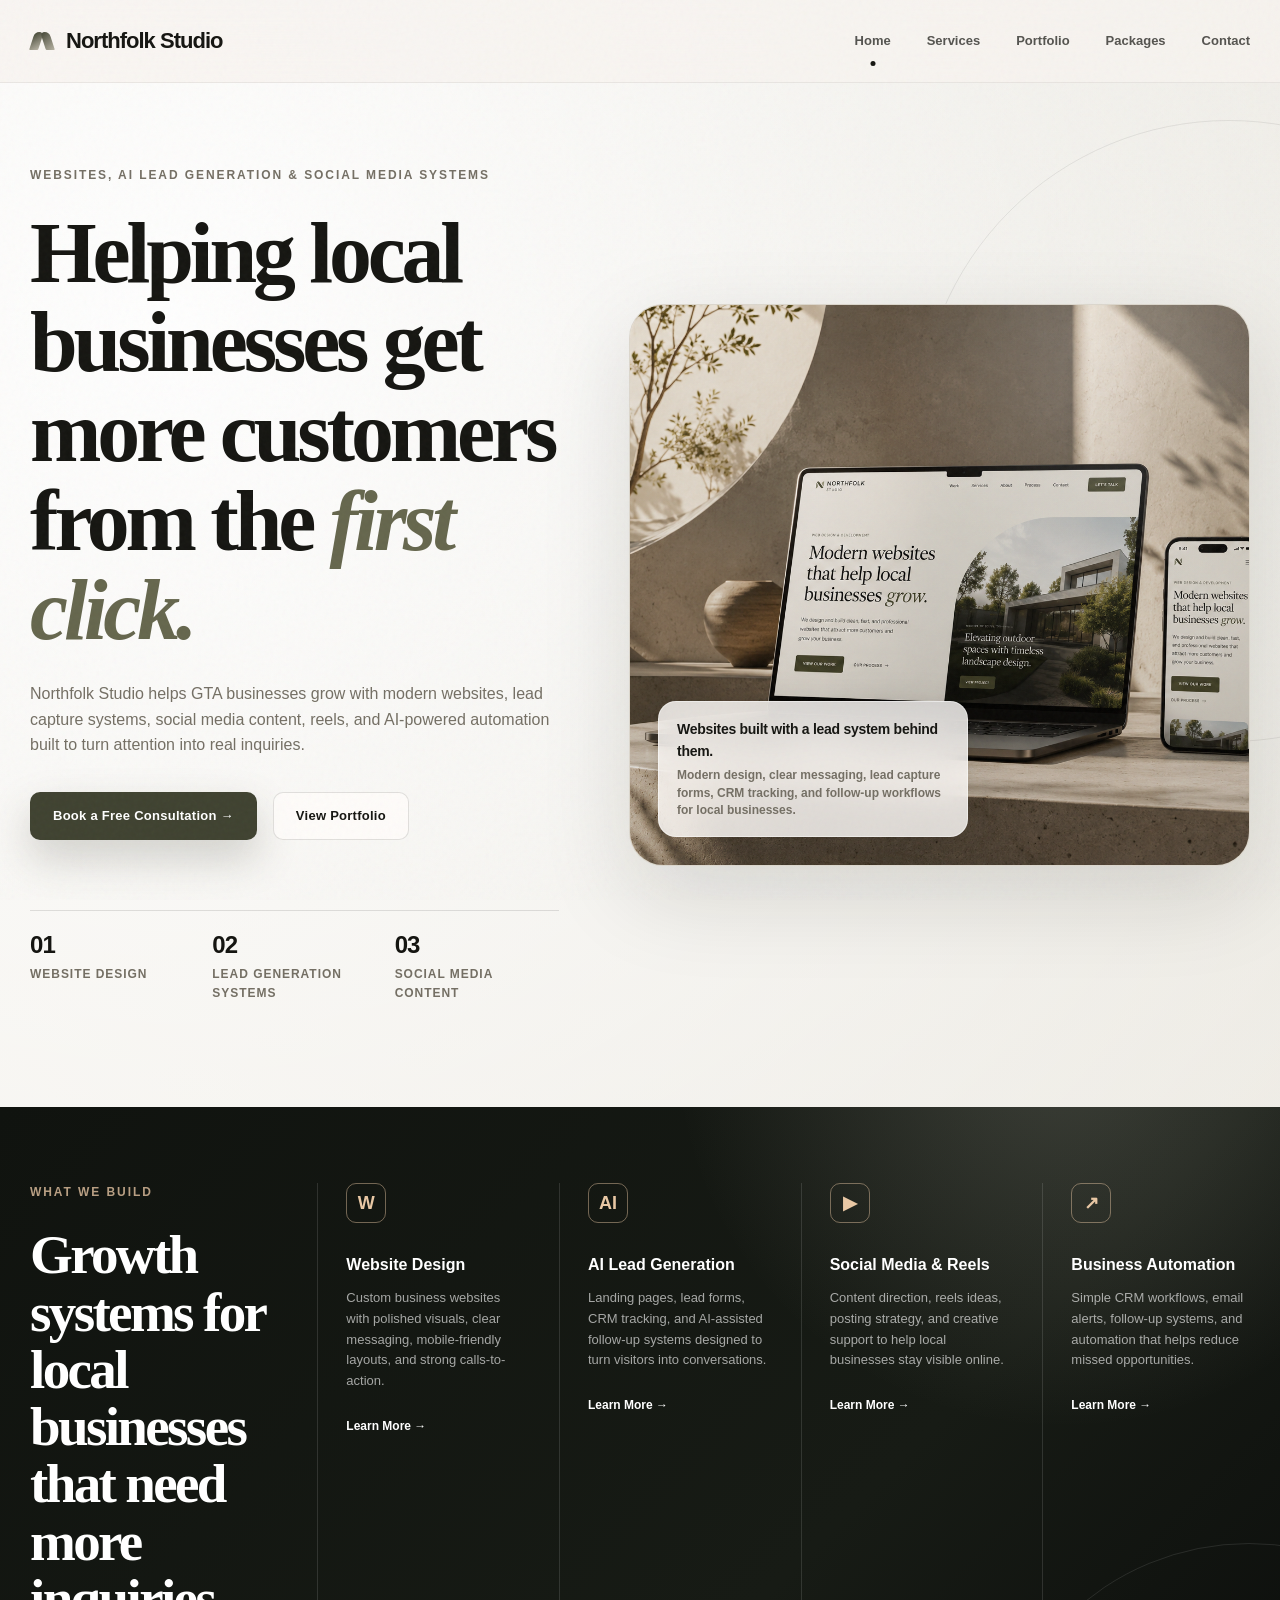
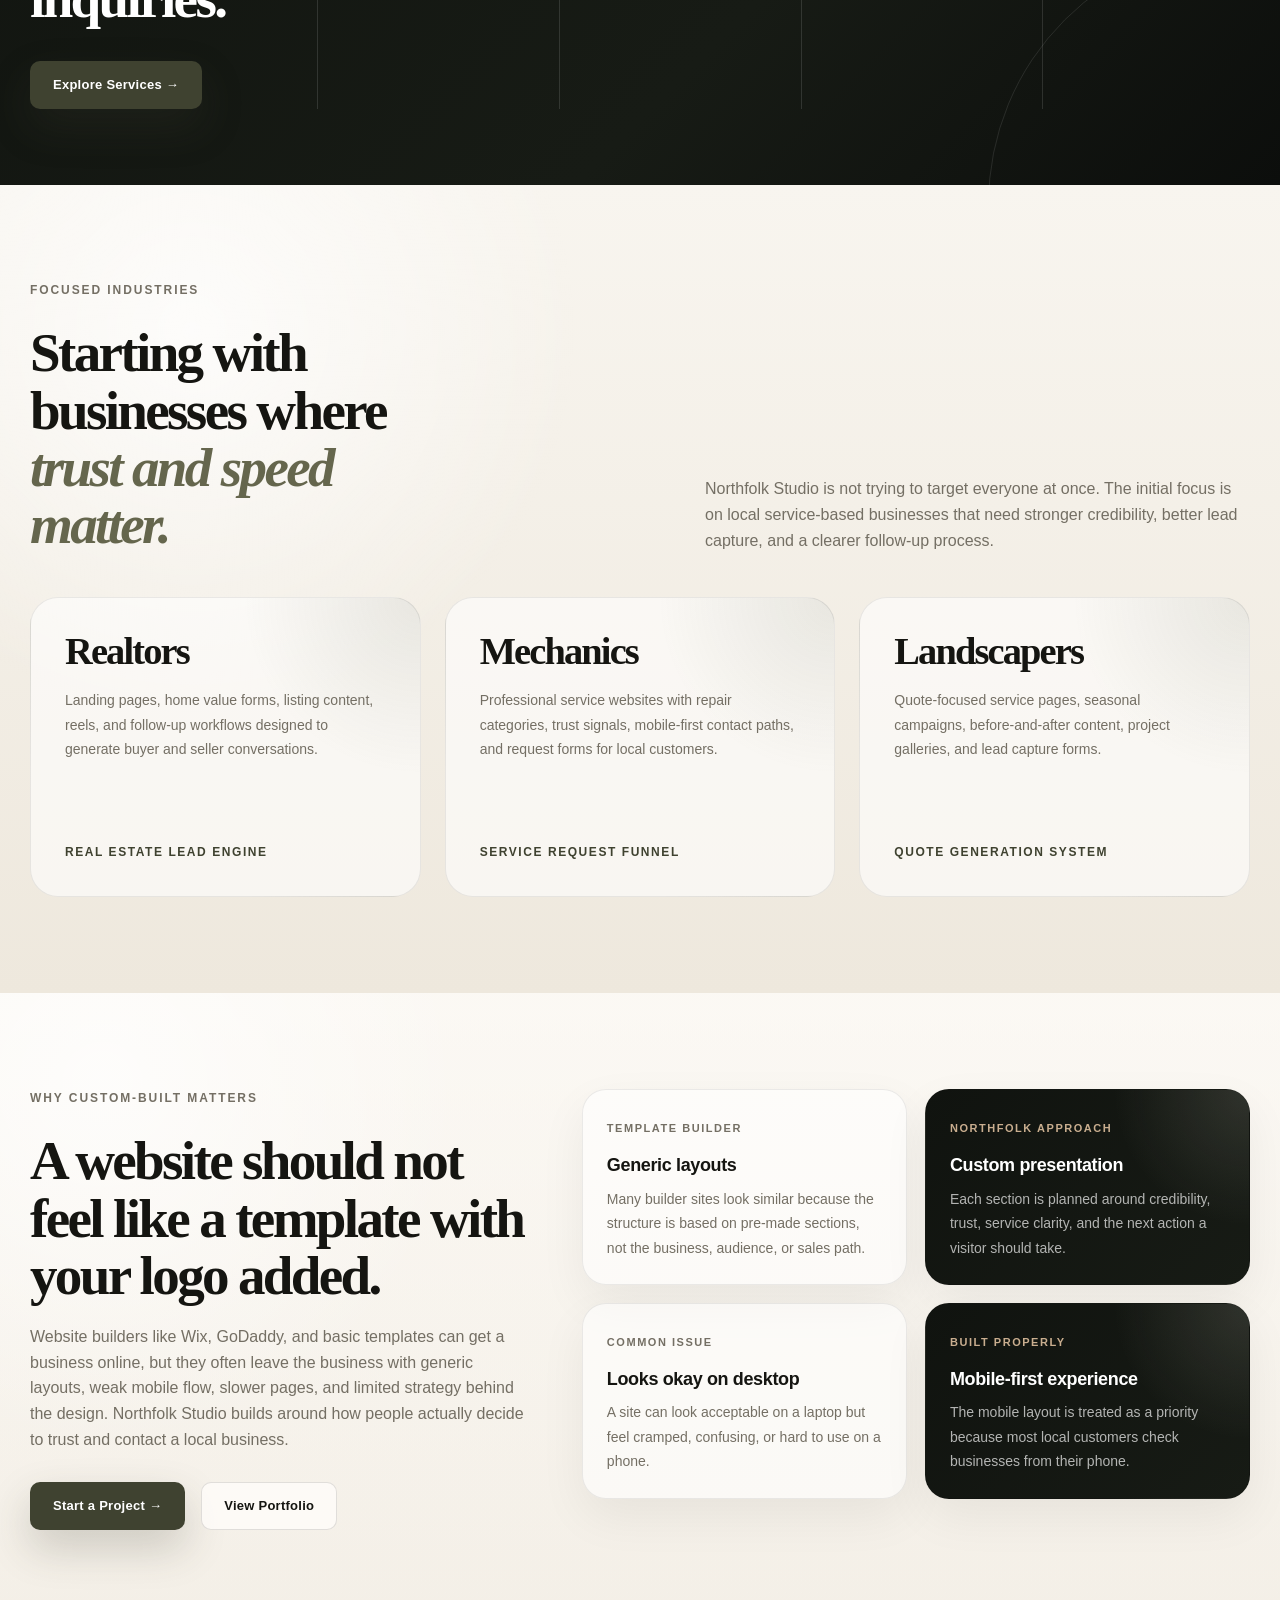
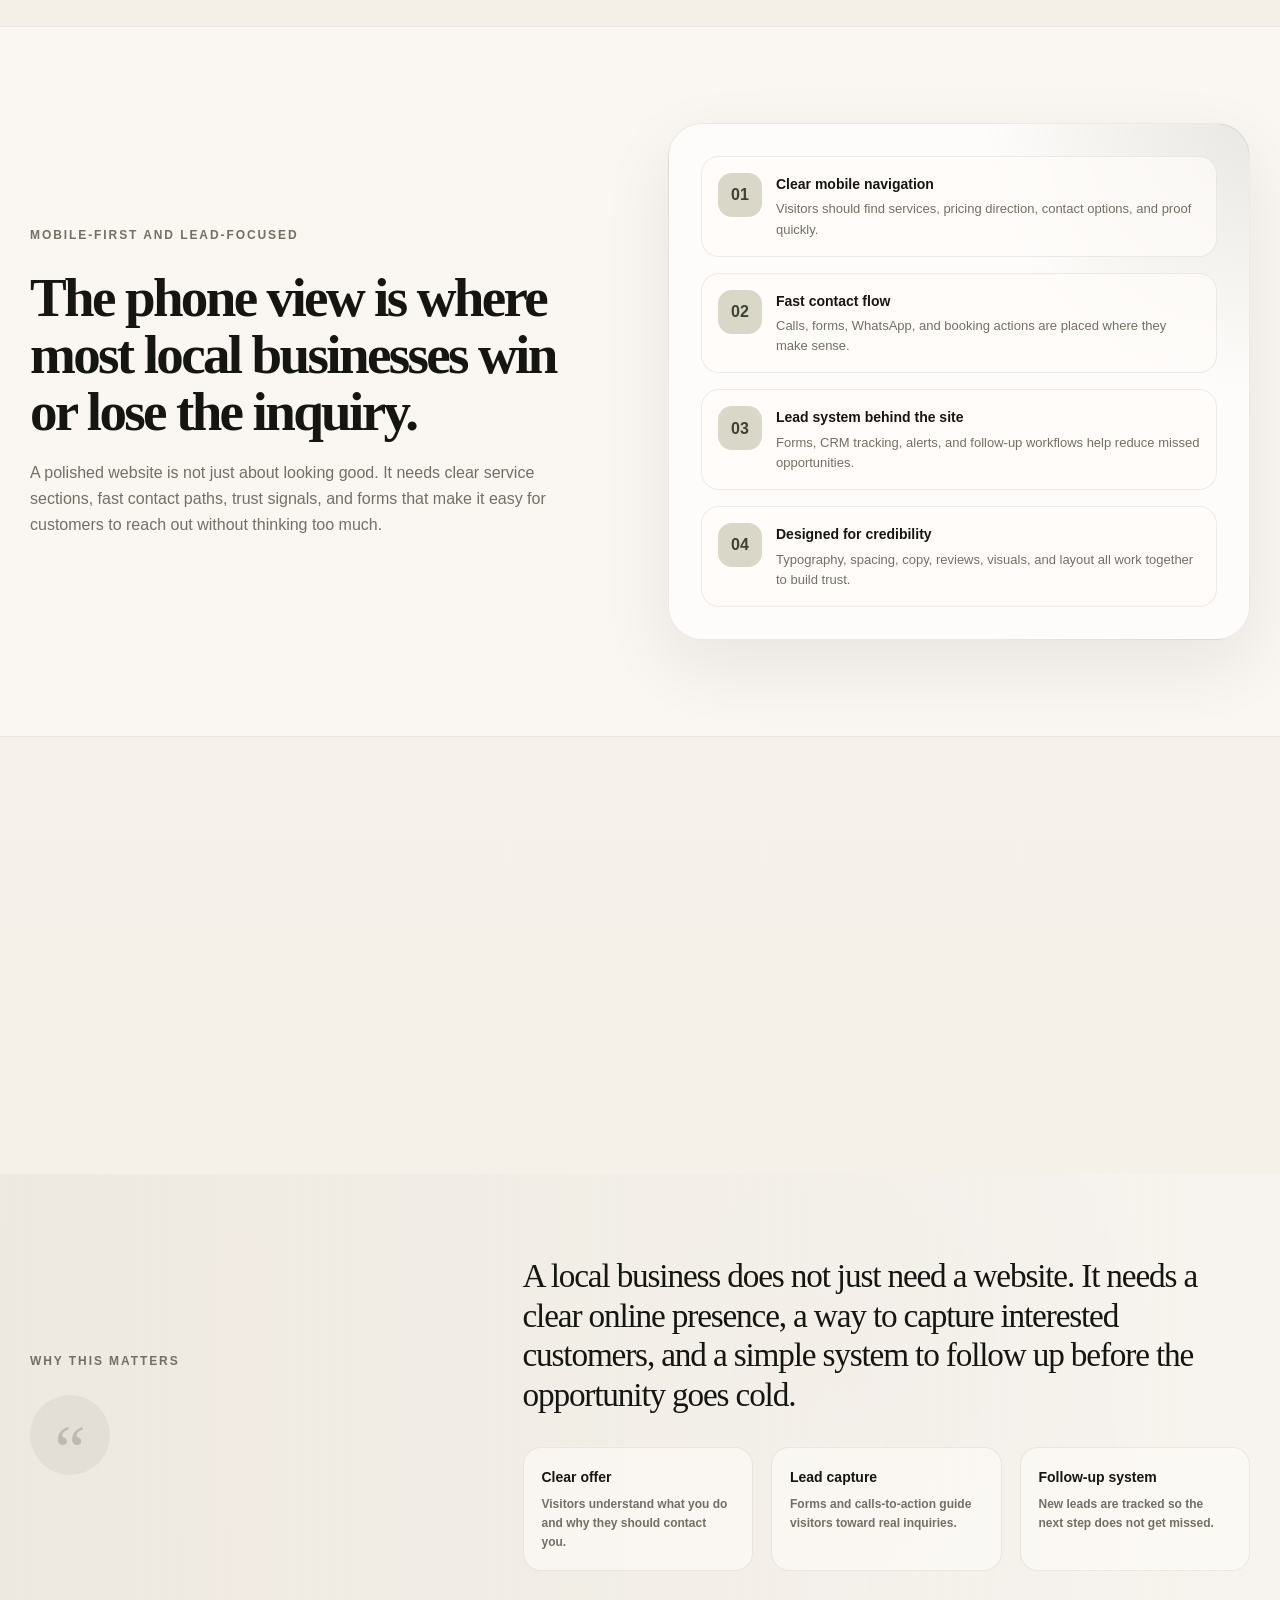
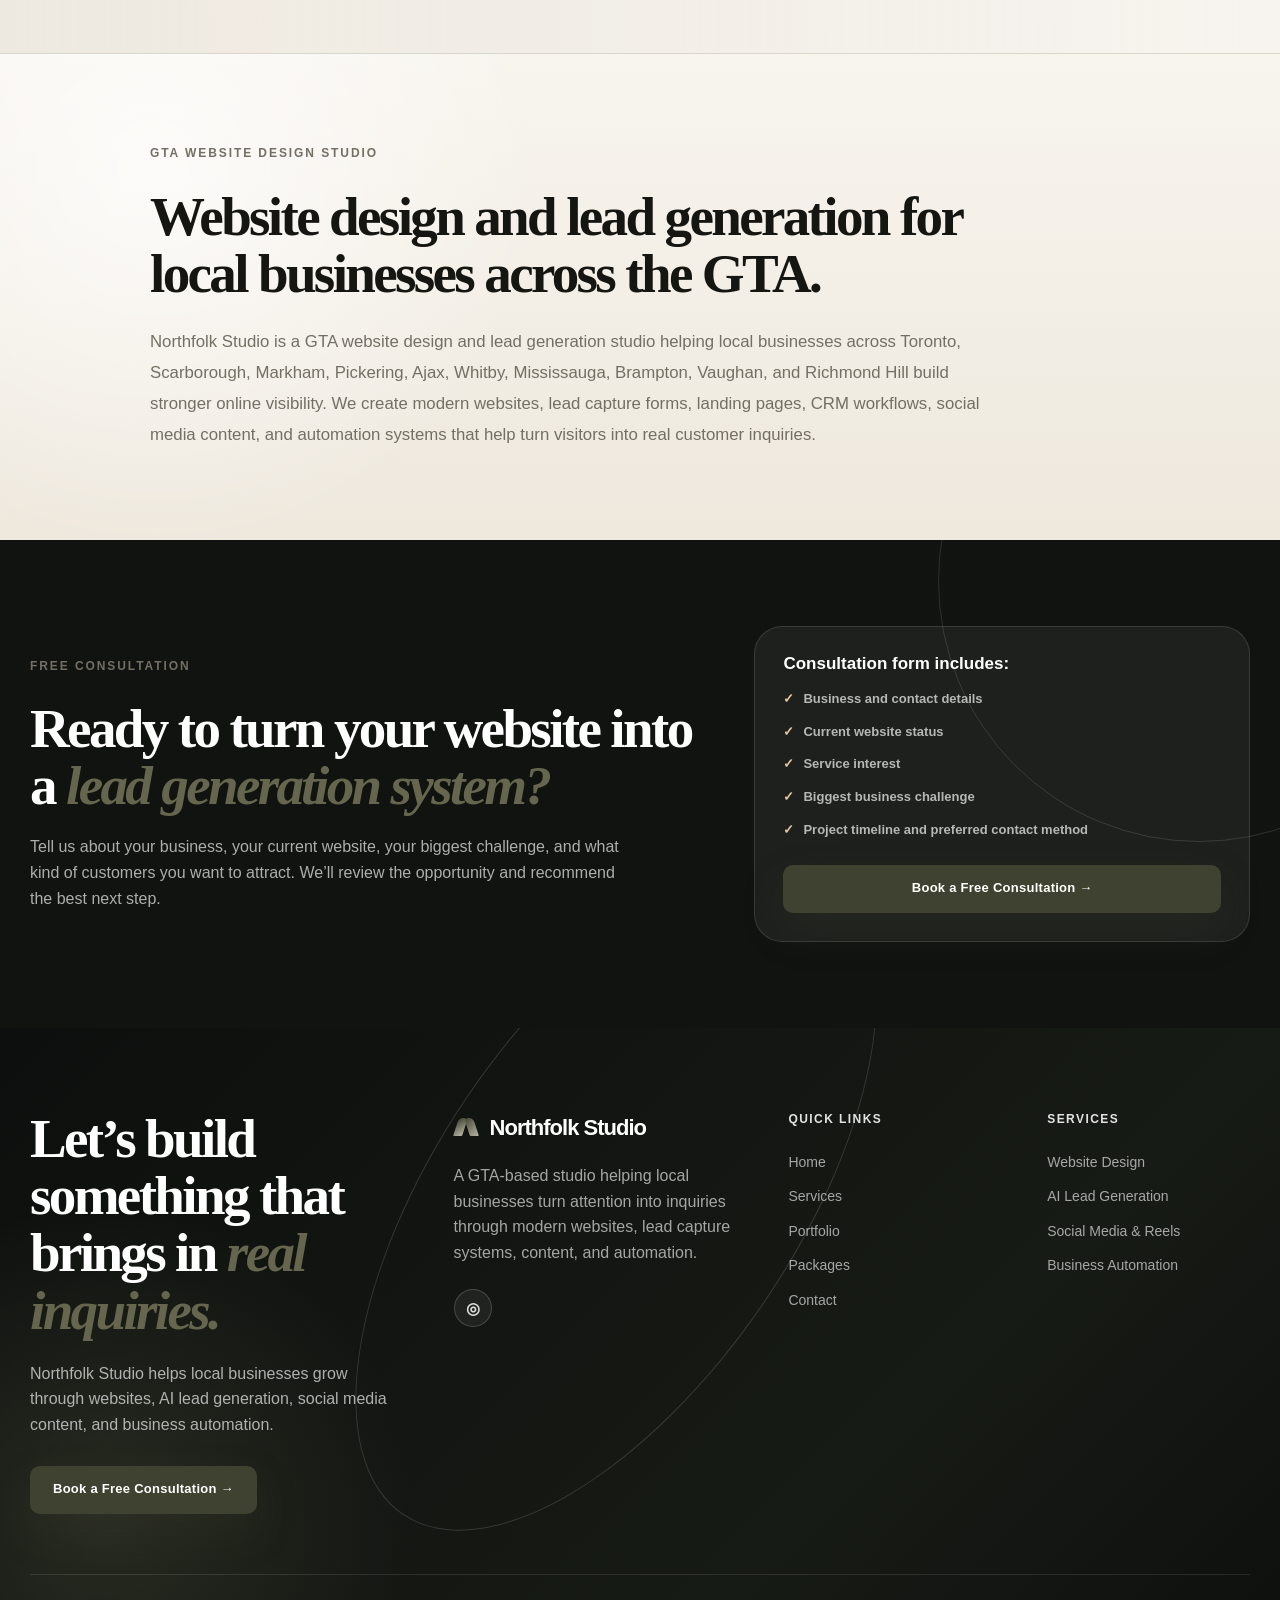
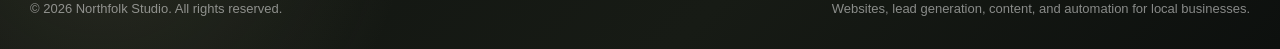
<file: index.html>
<!DOCTYPE html>
<html lang="en">
<head>
  <meta charset="UTF-8" />
  <meta name="viewport" content="width=device-width, initial-scale=1.0" />

  <title>Northfolk Studio | GTA Website Design & AI Lead Generation</title>
<meta name="description" content="Northfolk Studio helps GTA businesses get more customers through modern websites, AI lead generation systems, social media content, reels, CRM workflows, and business automation." />

<link rel="canonical" href="https://www.northfolkstudio.com/" />

<meta name="robots" content="index, follow" />

<meta property="og:type" content="website" />
<meta property="og:title" content="Northfolk Studio | GTA Website Design & AI Lead Generation" />
<meta property="og:description" content="Modern websites, AI lead generation, social media content, reels, and automation for local businesses across the GTA." />
<meta property="og:url" content="https://www.northfolkstudio.com/" />
<meta property="og:image" content="https://www.northfolkstudio.com/assets/imgs/NorthFolk/hero-showcase.png" />

<meta name="twitter:card" content="summary_large_image" />
<meta name="twitter:title" content="Northfolk Studio | GTA Website Design & AI Lead Generation" />
<meta name="twitter:description" content="Websites, lead capture systems, social content, and automation for local businesses." />
<meta name="twitter:image" content="https://www.northfolkstudio.com/assets/imgs/NorthFolk/hero-showcase.png" />

<link rel="icon" href="/favicon.svg" type="image/svg+xml" />
<link rel="apple-touch-icon" href="/apple-touch-icon.png" />
<link rel="manifest" href="/site.webmanifest" />
  <style>
    :root {
      --bg: #f7f4ef;
      --surface: #fffdfa;
      --surface-soft: #eee8dd;
      --ink: #151511;
      --muted: #746f64;
      --line: rgba(21, 21, 17, 0.12);
      --line-soft: rgba(21, 21, 17, 0.075);
      --olive: #65664d;
      --olive-dark: #3f4230;
      --olive-soft: #d9d8c8;
      --bronze: #9a7655;
      --cream: #fbf8f0;
      --dark: #10130f;
      --dark-2: #171b15;
      --shadow: 0 30px 90px rgba(21, 21, 17, 0.13);
      --max: 1220px;
    }

    * { box-sizing: border-box; margin: 0; padding: 0; }
    html { scroll-behavior: smooth; overflow-x: hidden; }

    body {
      font-family: "Inter", sans-serif;
      color: var(--ink);
      line-height: 1.6;
      overflow-x: hidden;
      background:
        radial-gradient(circle at 14% 5%, rgba(255,255,255,.96), transparent 28%),
        radial-gradient(circle at 82% 8%, rgba(101,102,77,.13), transparent 34%),
        linear-gradient(180deg, #f8f5ef 0%, #f4efe7 100%);
    }

    body::before {
      content: "";
      position: fixed;
      inset: 0;
      pointer-events: none;
      z-index: 9999;
      opacity: .035;
      background-image: url("data:image/svg+xml,%3Csvg viewBox='0 0 250 250' xmlns='http://www.w3.org/2000/svg'%3E%3Cfilter id='noiseFilter'%3E%3CfeTurbulence type='fractalNoise' baseFrequency='0.85' numOctaves='3' stitchTiles='stitch'/%3E%3C/filter%3E%3Crect width='100%25' height='100%25' filter='url(%23noiseFilter)'/%3E%3C/svg%3E");
    }

    a { color: inherit; text-decoration: none; }
    img { width: 100%; display: block; }
    .container { width: min(var(--max), calc(100% - 48px)); margin: 0 auto; }

    header {
      position: fixed;
      top: 0;
      left: 0;
      width: 100%;
      z-index: 1000;
      background: rgba(247, 244, 239, .76);
      backdrop-filter: blur(22px);
      border-bottom: 1px solid rgba(21,21,17,.065);
    }

    .navbar {
      height: 82px;
      display: flex;
      align-items: center;
      justify-content: space-between;
      gap: 28px;
    }

    .brand {
      display: flex;
      align-items: center;
      gap: 12px;
      font-weight: 900;
      letter-spacing: -.045em;
      font-size: 22px;
    }

    .brand-mark {
      width: 24px;
      height: 24px;
      position: relative;
      display: inline-block;
      flex: 0 0 auto;
    }

    .brand-mark::before,
    .brand-mark::after {
      content: "";
      position: absolute;
      top: 3px;
      width: 9px;
      height: 18px;
      border-radius: 9px 9px 2px 2px;
      background: linear-gradient(145deg, var(--olive-dark), #b9b4a5);
      transform: skewX(-18deg);
    }

    .brand-mark::before { left: 2px; }
    .brand-mark::after { right: 2px; transform: skewX(18deg); }

    .nav-links {
      display: flex;
      align-items: center;
      gap: 36px;
      font-size: 13px;
      font-weight: 800;
    }

    .nav-links a { position: relative; color: rgba(21,21,17,.72); }
    .nav-links a:hover { color: var(--ink); }

    .nav-links a.active::after {
      content: "";
      width: 5px;
      height: 5px;
      border-radius: 99px;
      background: var(--ink);
      position: absolute;
      left: 50%;
      transform: translateX(-50%);
      bottom: -15px;
    }

    .nav-actions {
      display: flex;
      align-items: center;
      gap: 12px;
    }

    .btn {
      display: inline-flex;
      align-items: center;
      justify-content: center;
      gap: 10px;
      min-height: 48px;
      padding: 0 22px;
      border-radius: 10px;
      border: 1px solid transparent;
      font-weight: 900;
      font-size: 13px;
      letter-spacing: .02em;
      transition: transform .25s ease, box-shadow .25s ease, background .25s ease, border-color .25s ease;
      cursor: pointer;
      white-space: nowrap;
    }

    .btn:hover { transform: translateY(-3px); }

    .btn-primary {
      background: var(--olive-dark);
      color: #fff;
      box-shadow: 0 18px 42px rgba(63,66,48,.22);
    }

    .btn-primary:hover { background: #303326; }

    .btn-light {
      background: rgba(255,253,250,.78);
      color: var(--ink);
      border-color: var(--line);
    }

    .btn-light:hover {
      background: #fff;
      box-shadow: 0 14px 34px rgba(21,21,17,.08);
    }

    .mobile-toggle {
      display: none;
      width: 46px;
      height: 46px;
      border: 1px solid var(--line);
      border-radius: 12px;
      background: rgba(255,255,255,.58);
      cursor: pointer;
    }

    .mobile-toggle span {
      display: block;
      width: 19px;
      height: 2px;
      background: var(--ink);
      margin: 5px auto;
      border-radius: 99px;
    }

    .mobile-menu { display: none; }

    h1, h2, h3 {
      font-family: "Playfair Display", serif;
      letter-spacing: -.048em;
      line-height: 1.04;
      font-weight: 700;
    }

    h1 { font-size: clamp(48px, 6.7vw, 88px); max-width: 780px; }
    h2 { font-size: clamp(34px, 4.3vw, 58px); }
    h3 { font-size: 25px; }

    .italic {
      font-style: italic;
      color: var(--olive);
      font-weight: 600;
    }

    .kicker {
      font-size: 12px;
      text-transform: uppercase;
      letter-spacing: .16em;
      font-weight: 900;
      color: var(--muted);
      margin-bottom: 24px;
    }

    .hero {
      padding: 166px 0 104px;
      min-height: 820px;
      position: relative;
    }

    .hero::after {
      content: "";
      position: absolute;
      width: 620px;
      height: 620px;
      border: 1px solid rgba(21,21,17,.08);
      border-radius: 50%;
      right: -260px;
      top: 120px;
      pointer-events: none;
    }

    .hero-grid {
      display: grid;
      grid-template-columns: .92fr 1.08fr;
      gap: 70px;
      align-items: center;
      position: relative;
      z-index: 2;
    }

    .hero-copy {
      max-width: 555px;
      color: var(--muted);
      margin: 26px 0 34px;
      font-size: 16px;
    }

    .hero-actions {
      display: flex;
      flex-wrap: wrap;
      gap: 16px;
      align-items: center;
      margin-bottom: 70px;
    }

    .hero-proof {
      border-top: 1px solid var(--line);
      padding-top: 22px;
      display: grid;
      grid-template-columns: repeat(3, 1fr);
      gap: 18px;
      max-width: 560px;
    }

    .proof-item strong {
      display: block;
      font-size: 24px;
      letter-spacing: -.04em;
      line-height: 1;
    }

    .proof-item span {
      display: block;
      margin-top: 8px;
      font-size: 12px;
      color: var(--muted);
      font-weight: 800;
      text-transform: uppercase;
      letter-spacing: .08em;
    }

    .hero-showcase {
      position: relative;
      border-radius: 34px;
      overflow: hidden;
      box-shadow: var(--shadow);
      border: 1px solid rgba(21,21,17,.08);
      min-height: 560px;
      background: var(--surface-soft);
      transform: translateX(18px);
      isolation: isolate;
    }

    .hero-showcase img {
      width: 100%;
      height: 560px;
      object-fit: cover;
      object-position: center;
      filter: saturate(.94) contrast(1.02);
    }

    .hero-showcase::before {
      content: "";
      position: absolute;
      inset: 0;
      background:
        linear-gradient(180deg, rgba(255,255,255,0) 0%, rgba(21,21,17,.12) 100%),
        radial-gradient(circle at 80% 8%, rgba(255,255,255,.28), transparent 34%);
      z-index: 1;
      pointer-events: none;
    }

    .showcase-badge {
      position: absolute;
      left: 28px;
      bottom: 28px;
      z-index: 2;
      background: rgba(255,253,250,.82);
      backdrop-filter: blur(16px);
      border: 1px solid rgba(255,255,255,.46);
      border-radius: 18px;
      padding: 16px 18px;
      max-width: 310px;
      box-shadow: 0 18px 52px rgba(21,21,17,.14);
    }

    .showcase-badge strong {
      display: block;
      font-size: 14px;
      letter-spacing: -.02em;
      margin-bottom: 5px;
    }

    .showcase-badge span {
      display: block;
      color: var(--muted);
      font-size: 12px;
      font-weight: 700;
      line-height: 1.45;
    }

    section { padding: 96px 0; }

    .dark-services {
      background:
        radial-gradient(circle at 83% -10%, rgba(217,216,200,.20), transparent 30%),
        linear-gradient(135deg, #10130f, #171b15 64%, #0c0e0c);
      color: #fff;
      padding: 76px 0;
      position: relative;
      overflow: hidden;
    }

    .dark-services::after {
      content: "";
      position: absolute;
      width: 520px;
      height: 520px;
      right: -230px;
      bottom: -280px;
      border: 1px solid rgba(255,255,255,.10);
      border-radius: 50%;
      pointer-events: none;
    }

    .service-row {
      display: grid;
      grid-template-columns: 1.22fr repeat(4, 1fr);
      gap: 34px;
      position: relative;
      z-index: 2;
    }

    .service-intro h2 { max-width: 410px; }
    .service-intro .btn { margin-top: 34px; }
    .dark-services .kicker { color: rgba(232,199,164,.78); }

    .service-card {
      border-left: 1px solid rgba(255,255,255,.12);
      padding-left: 28px;
      min-height: 260px;
    }

    .service-icon {
      width: 40px;
      height: 40px;
      border: 1px solid rgba(232,199,164,.45);
      color: #e8c7a4;
      border-radius: 10px;
      display: grid;
      place-items: center;
      margin-bottom: 34px;
      font-size: 18px;
      font-weight: 900;
    }

    .service-card h3 {
      font-family: "Inter", sans-serif;
      font-size: 16px;
      letter-spacing: 0;
      margin-bottom: 14px;
    }

    .service-card p {
      color: rgba(255,255,255,.62);
      font-size: 13px;
      margin-bottom: 20px;
    }

    .service-card a {
      color: #fff;
      font-size: 12px;
      font-weight: 900;
    }

    .section-heading {
      display: grid;
      grid-template-columns: .58fr 1fr;
      gap: 50px;
      align-items: end;
      margin-bottom: 44px;
    }

    .section-heading p {
      color: var(--muted);
      max-width: 545px;
      justify-self: end;
    }

    .work-section {
      position: relative;
      background:
        radial-gradient(circle at 8% 12%, rgba(255,255,255,.62), transparent 28%),
        linear-gradient(180deg, rgba(255,253,250,.38), rgba(238,232,221,.24));
    }

    .concept-grid {
      display: grid;
      grid-template-columns: repeat(12, 1fr);
      gap: 26px;
      margin-top: 54px;
    }

    .concept-card {
      position: relative;
      overflow: hidden;
      border-radius: 28px;
      padding: 34px;
      min-height: 260px;
      background:
        radial-gradient(circle at top right, rgba(101,102,77,.08), transparent 34%),
        rgba(255,255,255,.56);
      border: 1px solid rgba(21,21,17,.08);
      backdrop-filter: blur(10px);
      transition:
        transform .32s ease,
        border-color .32s ease,
        box-shadow .32s ease,
        background .32s ease;
    }

    .concept-card:hover {
      transform: translateY(-8px);
      border-color: rgba(101,102,77,.24);
      box-shadow: 0 26px 70px rgba(21,21,17,.08);
      background:
        radial-gradient(circle at top right, rgba(101,102,77,.14), transparent 38%),
        rgba(255,255,255,.78);
    }

    .concept-card::before {
      content: "";
      position: absolute;
      inset: 0;
      background:
        linear-gradient(135deg, rgba(255,255,255,.12), transparent 60%);
      pointer-events: none;
    }

    .concept-card::after {
      content: "";
      position: absolute;
      width: 240px;
      height: 240px;
      right: -120px;
      bottom: -120px;
      border-radius: 50%;
      background:
        radial-gradient(circle, rgba(101,102,77,.08), transparent 72%);
      pointer-events: none;
      transition: transform .5s ease;
    }

    .concept-card:hover::after { transform: scale(1.12); }

    .concept-large {
      grid-column: span 8;
      min-height: 360px;
    }

    .concept-tall {
      grid-column: span 4;
      min-height: 360px;
    }

    .concept-grid > .concept-card:not(.concept-large):not(.concept-tall) {
      grid-column: span 6;
    }

    .concept-top {
      display: flex;
      align-items: center;
      justify-content: space-between;
      margin-bottom: 54px;
    }

    .concept-tag {
      font-size: 11px;
      text-transform: uppercase;
      letter-spacing: .14em;
      font-weight: 900;
      color: var(--muted);
    }

    .concept-arrow {
      width: 42px;
      height: 42px;
      display: grid;
      place-items: center;
      border-radius: 50%;
      background: rgba(101,102,77,.08);
      color: var(--olive-dark);
      transition:
        transform .3s ease,
        background .3s ease;
    }

    .concept-card:hover .concept-arrow {
      transform: translate(4px, -4px);
      background: rgba(101,102,77,.16);
    }

    .concept-content h3 {
      font-size: clamp(30px, 3vw, 52px);
      line-height: .96;
      margin-bottom: 18px;
      transition:
        transform .32s ease,
        color .32s ease;
    }

    .concept-card:hover .concept-content h3 {
      transform: translateY(-2px);
      color: var(--olive-dark);
    }

    .concept-content p {
      max-width: 470px;
      color: var(--muted);
      font-size: 14px;
      line-height: 1.75;
    }

    .concept-minimal {
      background:
        linear-gradient(180deg, rgba(255,255,255,.82), rgba(240,235,226,.82));
    }



    .custom-build-section {
      position: relative;
      overflow: hidden;
      background:
        radial-gradient(circle at 8% 14%, rgba(255,255,255,.70), transparent 28%),
        linear-gradient(180deg, rgba(255,253,250,.58), rgba(238,232,221,.30));
    }

    .custom-build-grid {
      display: grid;
      grid-template-columns: .85fr 1.15fr;
      gap: 58px;
      align-items: start;
    }

    .custom-build-copy p {
      color: var(--muted);
      max-width: 520px;
      margin-top: 20px;
    }

    .comparison-panel {
      display: grid;
      gap: 18px;
    }

    .comparison-row {
      display: grid;
      grid-template-columns: 1fr 1fr;
      gap: 18px;
    }

    .comparison-card {
      border: 1px solid rgba(21,21,17,.08);
      border-radius: 24px;
      padding: 24px;
      background: rgba(255,255,255,.58);
      box-shadow: 0 18px 48px rgba(21,21,17,.06);
    }

    .comparison-card.dark {
      background:
        radial-gradient(circle at top right, rgba(217,216,200,.14), transparent 36%),
        linear-gradient(135deg, #10130f, #171b15);
      color: #fff;
    }

    .comparison-label {
      display: inline-flex;
      align-items: center;
      gap: 8px;
      margin-bottom: 18px;
      font-size: 11px;
      text-transform: uppercase;
      letter-spacing: .14em;
      font-weight: 900;
      color: var(--muted);
    }

    .comparison-card.dark .comparison-label {
      color: rgba(232,199,164,.86);
    }

    .comparison-card h3 {
      font-family: "Inter", sans-serif;
      letter-spacing: -.02em;
      font-size: 18px;
      margin-bottom: 12px;
    }

    .comparison-card p {
      color: var(--muted);
      font-size: 14px;
      line-height: 1.75;
    }

    .comparison-card.dark p {
      color: rgba(255,255,255,.68);
    }

    .mobile-first-section {
      background: rgba(255,255,255,.36);
      border-top: 1px solid rgba(21,21,17,.07);
      border-bottom: 1px solid rgba(21,21,17,.07);
    }

    .mobile-first-grid {
      display: grid;
      grid-template-columns: 1fr 1fr;
      gap: 56px;
      align-items: center;
    }

    .mobile-first-copy p {
      color: var(--muted);
      margin-top: 20px;
      max-width: 560px;
    }

    .device-card {
      border-radius: 34px;
      padding: 32px;
      background:
        radial-gradient(circle at top right, rgba(101,102,77,.13), transparent 34%),
        rgba(255,255,255,.62);
      border: 1px solid rgba(21,21,17,.08);
      box-shadow: 0 24px 70px rgba(21,21,17,.08);
    }

    .device-list {
      display: grid;
      gap: 16px;
    }

    .device-item {
      display: grid;
      grid-template-columns: 44px 1fr;
      gap: 14px;
      align-items: start;
      padding: 16px;
      border-radius: 18px;
      background: rgba(255,253,250,.72);
      border: 1px solid var(--line-soft);
    }

    .device-icon {
      width: 44px;
      height: 44px;
      border-radius: 14px;
      background: var(--olive-soft);
      display: grid;
      place-items: center;
      font-weight: 900;
      color: var(--olive-dark);
    }

    .device-item strong {
      display: block;
      margin-bottom: 4px;
      font-size: 14px;
    }

    .device-item span {
      display: block;
      color: var(--muted);
      font-size: 13px;
      line-height: 1.55;
    }

    .process {
      background: rgba(255,255,255,.36);
      border-top: 1px solid rgba(21,21,17,.07);
      border-bottom: 1px solid rgba(21,21,17,.07);
    }

    .process-grid {
      display: grid;
      grid-template-columns: 285px 1fr;
      gap: 50px;
    }

    .process-grid > div:first-child p {
      margin-top: 18px;
      color: var(--muted);
      font-size: 14px;
    }

    .steps {
      display: grid;
      grid-template-columns: repeat(4, 1fr);
      gap: 28px;
      position: relative;
    }

    .steps::before {
      content: "";
      position: absolute;
      left: 34px;
      right: 34px;
      top: 25px;
      height: 1px;
      background: rgba(21,21,17,.16);
    }

    .step { position: relative; z-index: 2; }

    .step-icon {
      width: 54px;
      height: 54px;
      border-radius: 50%;
      background: var(--olive-soft);
      display: grid;
      place-items: center;
      margin-bottom: 22px;
      font-size: 18px;
    }

    .step-no {
      font-size: 12px;
      font-weight: 900;
      color: var(--muted);
    }

    .step h3 {
      font-family: "Inter", sans-serif;
      letter-spacing: 0;
      font-size: 16px;
      margin: 6px 0 10px;
    }

    .step p {
      color: var(--muted);
      font-size: 13px;
    }

    .trust-section {
      padding: 82px 0;
      background:
        linear-gradient(90deg, rgba(235,229,220,.70), rgba(247,244,239,1)),
        radial-gradient(circle at 72% 36%, rgba(101,102,77,.12), transparent 26%);
    }

    .trust-grid {
      display: grid;
      grid-template-columns: .75fr 1.25fr;
      gap: 56px;
      align-items: center;
    }

    .quote-mark {
      width: 80px;
      height: 80px;
      border-radius: 50%;
      background: rgba(21,21,17,.05);
      display: grid;
      place-items: center;
      font-family: "Playfair Display", serif;
      font-size: 70px;
      color: rgba(21,21,17,.18);
      margin-top: 20px;
    }

    .trust-copy {
      font-family: "Playfair Display", serif;
      font-size: clamp(25px, 2.6vw, 38px);
      line-height: 1.2;
      letter-spacing: -.035em;
      max-width: 760px;
    }

    .trust-points {
      display: grid;
      grid-template-columns: repeat(3, 1fr);
      gap: 18px;
      margin-top: 32px;
    }

    .trust-point {
      background: rgba(255,253,250,.55);
      border: 1px solid var(--line-soft);
      border-radius: 18px;
      padding: 18px;
    }

    .trust-point strong {
      display: block;
      font-size: 14px;
      margin-bottom: 6px;
    }

    .trust-point span {
      display: block;
      color: var(--muted);
      font-size: 12px;
      font-weight: 700;
    }

    .industry-section {
      background:
        radial-gradient(circle at 15% 18%, rgba(255,255,255,.78), transparent 30%),
        linear-gradient(180deg, #f8f5ef, #eee8dd);
    }

    .industry-grid {
      display: grid;
      grid-template-columns: repeat(3, 1fr);
      gap: 24px;
      margin-top: 44px;
    }

    .industry-card {
      border-radius: 28px;
      padding: 34px;
      min-height: 300px;
      border: 1px solid rgba(21,21,17,.08);
      background:
        radial-gradient(circle at top right, rgba(101,102,77,.12), transparent 36%),
        rgba(255,255,255,.58);
      display: flex;
      flex-direction: column;
      justify-content: space-between;
      transition: transform .32s ease, box-shadow .32s ease;
    }

    .industry-card:hover {
      transform: translateY(-8px);
      box-shadow: 0 24px 70px rgba(21,21,17,.08);
    }

    .industry-card h3 {
      font-size: clamp(30px, 3vw, 44px);
      margin-bottom: 16px;
    }

    .industry-card p {
      color: var(--muted);
      font-size: 14px;
      line-height: 1.75;
    }

    .industry-card span {
      font-size: 12px;
      font-weight: 900;
      text-transform: uppercase;
      letter-spacing: .13em;
      color: var(--olive-dark);
      margin-top: 28px;
    }


    .local-seo-section {
      padding: 90px 0;
      background:
        radial-gradient(circle at 12% 24%, rgba(255,255,255,.72), transparent 32%),
        linear-gradient(180deg, #f8f5ef, #eee8dd);
      border-top: 1px solid rgba(21, 21, 17, 0.08);
    }

    .local-seo-section .container {
      max-width: 980px;
    }

    .local-seo-section h2 {
      max-width: 850px;
      margin-bottom: 24px;
    }

    .local-seo-section p {
      max-width: 840px;
      font-size: 1.05rem;
      line-height: 1.85;
      color: var(--muted);
    }
    .cta-band {
      background: var(--dark);
      color: #fff;
      padding: 86px 0;
      position: relative;
      overflow: hidden;
    }

    .cta-band::before {
      content: "";
      position: absolute;
      width: 520px;
      height: 520px;
      right: -180px;
      top: -220px;
      border-radius: 50%;
      border: 1px solid rgba(255,255,255,.12);
    }

    .cta-inner {
      position: relative;
      z-index: 2;
      display: grid;
      grid-template-columns: 1.15fr .85fr;
      gap: 54px;
      align-items: center;
    }

    .cta-inner p {
      color: rgba(255,255,255,.66);
      margin-top: 20px;
      max-width: 610px;
    }

    .cta-box {
      background: rgba(255,255,255,.06);
      border: 1px solid rgba(255,255,255,.12);
      border-radius: 28px;
      padding: 28px;
    }

    .cta-box h3 {
      font-family: "Inter", sans-serif;
      font-size: 17px;
      letter-spacing: 0;
      margin-bottom: 16px;
    }

    .cta-box ul {
      list-style: none;
      display: grid;
      gap: 12px;
      margin-bottom: 24px;
    }

    .cta-box li {
      color: rgba(255,255,255,.68);
      font-size: 13px;
      font-weight: 700;
    }

    .cta-box li::before {
      content: "✓";
      color: #e8c7a4;
      margin-right: 9px;
    }

    .cta-box .btn {
      width: 100%;
    }

    footer {
      background:
        radial-gradient(circle at 8% 78%, rgba(101,102,77,.28), transparent 24%),
        linear-gradient(135deg, #0c0f0d, #171b15 68%, #0d100e);
      color: #fff;
      padding: 82px 0 30px;
      position: relative;
      overflow: hidden;
    }

    footer::before {
      content: "";
      position: absolute;
      width: 360px;
      height: 760px;
      left: 34%;
      top: -210px;
      border: 1px solid rgba(255,255,255,.14);
      border-radius: 50%;
      transform: rotate(34deg);
    }

    .footer-grid {
      display: grid;
      grid-template-columns: 1.45fr 1.1fr .8fr .8fr;
      gap: 56px;
      position: relative;
      z-index: 2;
    }

    .footer-cta h2 {
      max-width: 520px;
      margin-bottom: 22px;
    }

    .footer-cta p {
      color: rgba(255,255,255,.66);
      max-width: 430px;
      margin-bottom: 28px;
    }

    .footer-brand p {
      color: rgba(255,255,255,.62);
      margin: 18px 0 24px;
      max-width: 340px;
    }

  .socials {
  display: flex;
  gap: 14px;
  color: rgba(255,255,255,.82);
  font-weight: 900;
}

.social-icon {
  width: 38px;
  height: 38px;
  border-radius: 50%;
  border: 1px solid rgba(255,255,255,.18);
  display: grid;
  place-items: center;
  color: rgba(255,255,255,.84);
  background: rgba(255,255,255,.06);
  transition: transform .25s ease, background .25s ease, color .25s ease;
}

.social-icon:hover {
  transform: translateY(-3px);
  background: rgba(255,255,255,.12);
  color: #fff;
}

    .footer-col h4 {
      font-size: 12px;
      text-transform: uppercase;
      letter-spacing: .12em;
      margin-bottom: 22px;
      color: rgba(255,255,255,.88);
    }

    .footer-col a {
      display: block;
      color: rgba(255,255,255,.62);
      margin-bottom: 12px;
      font-size: 14px;
    }

    .footer-col a:hover { color: #fff; }

    .footer-bottom {
      border-top: 1px solid rgba(255,255,255,.10);
      margin-top: 60px;
      padding-top: 24px;
      display: flex;
      justify-content: space-between;
      gap: 20px;
      color: rgba(255,255,255,.50);
      font-size: 13px;
      position: relative;
      z-index: 2;
    }

    .reveal {
      opacity: 0;
      transform: translateY(22px);
      transition: opacity .8s ease, transform .8s ease;
    }

    .reveal.show {
      opacity: 1;
      transform: translateY(0);
    }

    @media (max-width: 1050px) {
      .nav-links, .nav-actions { display: none; }
      .mobile-toggle { display: block; }

      .mobile-menu {
        display: none;
        padding: 18px 24px 28px;
        border-top: 1px solid var(--line);
        background: rgba(247,244,239,.96);
      }

      .mobile-menu.open {
        display: grid;
        gap: 16px;
      }

      .mobile-menu a {
        font-weight: 800;
      }

      .hero-grid,
      .service-row,
      .section-heading,
      .custom-build-grid,
      .mobile-first-grid,
      .process-grid,
      .trust-grid,
      .footer-grid,
      .cta-inner {
        grid-template-columns: 1fr;
      }

      .hero-showcase {
        transform: none;
      }

      .service-card {
        border-left: 0;
        border-top: 1px solid rgba(255,255,255,.12);
        padding-left: 0;
        padding-top: 24px;
        min-height: auto;
      }

      .section-heading p {
        justify-self: start;
      }

      .steps {
        grid-template-columns: 1fr 1fr;
      }

      .steps::before {
        display: none;
      }

      .trust-points,
      .industry-grid,
      .comparison-row {
        grid-template-columns: 1fr;
      }

      .concept-grid {
        grid-template-columns: 1fr;
      }

      .concept-large,
      .concept-tall,
      .concept-grid > .concept-card:not(.concept-large):not(.concept-tall) {
        grid-column: span 1;
      }
    }

    @media (max-width: 680px) {
      .container {
        width: calc(100% - 30px);
      }

      .navbar {
        height: 74px;
      }

      .brand {
        font-size: 19px;
      }

      .hero {
        padding-top: 126px;
        min-height: auto;
        padding-bottom: 74px;
      }

      h1 {
        font-size: 46px;
      }

      h2 {
        font-size: 36px;
      }

      section {
        padding: 74px 0;
      }

      .hero-actions {
        margin-bottom: 44px;
      }

      .hero-proof {
        grid-template-columns: 1fr;
      }

      .hero-showcase {
        border-radius: 24px;
        min-height: auto;
      }

      .hero-showcase img {
        height: 365px;
      }

      .showcase-badge {
        left: 18px;
        right: 18px;
        bottom: 18px;
        max-width: none;
      }

      .steps {
        grid-template-columns: 1fr;
      }

      .footer-bottom {
        flex-direction: column;
      }

      .btn {
        width: 100%;
      }

      .concept-card {
        padding: 26px;
        min-height: 240px;
      }

      .concept-large,
      .concept-tall {
        min-height: 300px;
      }

      .concept-content h3 {
        font-size: 38px;
      }
    }
  </style>

  <script type="application/ld+json">
{
  "@context": "https://schema.org",
  "@type": "ProfessionalService",
  "name": "Northfolk Studio",
  "url": "https://www.northfolkstudio.com/",
  "logo": "https://www.northfolkstudio.com/favicon.svg",
  "image": "https://www.northfolkstudio.com/assets/imgs/NorthFolk/hero-showcase.png",
  "description": "Northfolk Studio helps local businesses across the GTA with modern website design, lead generation websites, social media content, CRM setup, and business automation.",
  "telephone": "+1-647-999-7499",
  "email": "nfs@northfolkstudio.com",
  "areaServed": [
    "Greater Toronto Area",
    "Toronto",
    "Scarborough",
    "Markham",
    "Pickering",
    "Ajax",
    "Whitby",
    "Mississauga",
    "Brampton",
    "Vaughan",
    "Richmond Hill"
  ],
  "sameAs": [
    "https://www.instagram.com/northfolk.studio/"
  ],
  "serviceType": [
    "Website Design",
    "Website Development",
    "Lead Generation Websites",
    "Landing Page Design",
    "AI Lead Generation Setup",
    "CRM Setup",
    "Social Media Content",
    "Business Automation"
  ]
}
</script>
</head>

<body>
  <header>
    <div class="container navbar">
  <a href="index.html" class="brand" aria-label="Northfolk Studio Home">
    <span class="brand-mark"></span>
    <span>Northfolk Studio</span>
  </a>

  <nav class="nav-links" aria-label="Main navigation">
    <a class="active" href="index.html">Home</a>
    <a href="services.html">Services</a>
    <a href="work.html">Portfolio</a>
    <a href="packages.html">Packages</a>
    <a href="contact.html">Contact</a>
  </nav>

  <button class="mobile-toggle" aria-label="Open mobile menu" aria-expanded="false">
    <span></span><span></span><span></span>
  </button>
</div>

<nav class="mobile-menu" id="mobileMenu">
  <a href="index.html">Home</a>
  <a href="services.html">Services</a>
  <a href="work.html">Portfolio</a>
  <a href="packages.html">Packages</a>
  <a href="contact.html">Contact</a>
</nav>
  </header>

  <main>
    <section class="hero">
      <div class="container hero-grid">
        <div class="reveal">
          <div class="kicker">Websites, AI lead generation & social media systems</div>

          <h1>
            Helping local businesses get more customers from the
            <span class="italic">first click.</span>
          </h1>

          <p class="hero-copy">
            Northfolk Studio helps GTA businesses grow with modern websites, lead capture systems,
            social media content, reels, and AI-powered automation built to turn attention into real inquiries.
          </p>

          <div class="hero-actions">
<a class="btn btn-primary" href="contact.html#project-form">
  Book a Free Consultation →
</a>

            <a class="btn btn-light" href="work.html">
              View Portfolio
            </a>
          </div>

          <div class="hero-proof">
            <div class="proof-item">
              <strong>01</strong>
              <span>Website Design</span>
            </div>

            <div class="proof-item">
              <strong>02</strong>
              <span>Lead Generation Systems</span>
            </div>

            <div class="proof-item">
              <strong>03</strong>
              <span>Social Media Content</span>
            </div>
          </div>
        </div>

        <div class="hero-showcase reveal">
          <img src="assets/imgs/NorthFolk/hero-showcase.png" alt="Premium website and lead generation concept displayed in a warm architectural studio setting">

          <div class="showcase-badge">
            <strong>Websites built with a lead system behind them.</strong>
            <span>Modern design, clear messaging, lead capture forms, CRM tracking, and follow-up workflows for local businesses.</span>
          </div>
        </div>
      </div>
    </section>

    

    <section class="dark-services reveal">
      <div class="container service-row">
        <div class="service-intro">
          <div class="kicker">What we build</div>

          <h2>
            Growth systems for local businesses that need more inquiries.
          </h2>

          <a class="btn btn-primary" href="services.html">Explore Services →</a>
        </div>

        <article class="service-card">
          <div class="service-icon">W</div>
          <h3>Website Design</h3>
          <p>
            Custom business websites with polished visuals, clear messaging, mobile-friendly layouts,
            and strong calls-to-action.
          </p>
          <a href="services.html">Learn More →</a>
        </article>

        <article class="service-card">
          <div class="service-icon">AI</div>
          <h3>AI Lead Generation</h3>
          <p>
            Landing pages, lead forms, CRM tracking, and AI-assisted follow-up systems designed
            to turn visitors into conversations.
          </p>
          <a href="services.html">Learn More →</a>
        </article>

        <article class="service-card">
          <div class="service-icon">▶</div>
          <h3>Social Media & Reels</h3>
          <p>
            Content direction, reels ideas, posting strategy, and creative support to help local
            businesses stay visible online.
          </p>
          <a href="services.html">Learn More →</a>
        </article>

        <article class="service-card">
          <div class="service-icon">↗</div>
          <h3>Business Automation</h3>
          <p>
            Simple CRM workflows, email alerts, follow-up systems, and automation that helps
            reduce missed opportunities.
          </p>
          <a href="services.html">Learn More →</a>
        </article>
      </div>
    </section>

    <section class="industry-section reveal">
      <div class="container">
        <div class="section-heading">
          <div>
            <div class="kicker">Focused industries</div>

            <h2>
              Starting with businesses where
              <span class="italic">trust and speed matter.</span>
            </h2>
          </div>

          <p>
            Northfolk Studio is not trying to target everyone at once. The initial focus is on
            local service-based businesses that need stronger credibility, better lead capture,
            and a clearer follow-up process.
          </p>
        </div>

        <div class="industry-grid">
          <article class="industry-card">
            <div>
              <h3>Realtors</h3>
              <p>
                Landing pages, home value forms, listing content, reels, and follow-up workflows
                designed to generate buyer and seller conversations.
              </p>
            </div>
            <span>Real estate lead engine</span>
          </article>

          <article class="industry-card">
            <div>
              <h3>Mechanics</h3>
              <p>
                Professional service websites with repair categories, trust signals, mobile-first
                contact paths, and request forms for local customers.
              </p>
            </div>
            <span>Service request funnel</span>
          </article>

          <article class="industry-card">
            <div>
              <h3>Landscapers</h3>
              <p>
                Quote-focused service pages, seasonal campaigns, before-and-after content,
                project galleries, and lead capture forms.
              </p>
            </div>
            <span>Quote generation system</span>
          </article>
        </div>
      </div>
    </section>

    <section class="custom-build-section reveal">
      <div class="container custom-build-grid">
        <div class="custom-build-copy">
          <div class="kicker">Why custom-built matters</div>

          <h2>
            A website should not feel like a template with your logo added.
          </h2>

          <p>
            Website builders like Wix, GoDaddy, and basic templates can get a business online, but they often leave the business with generic layouts, weak mobile flow, slower pages, and limited strategy behind the design. Northfolk Studio builds around how people actually decide to trust and contact a local business.
          </p>

          <div class="hero-actions" style="margin:30px 0 0;">
            <a class="btn btn-primary" href="contact.html#project-form">Start a Project →</a>
            <a class="btn btn-light" href="work.html">View Portfolio</a>
          </div>
        </div>

        <div class="comparison-panel">
          <div class="comparison-row">
            <article class="comparison-card">
              <span class="comparison-label">Template builder</span>
              <h3>Generic layouts</h3>
              <p>Many builder sites look similar because the structure is based on pre-made sections, not the business, audience, or sales path.</p>
            </article>

            <article class="comparison-card dark">
              <span class="comparison-label">Northfolk approach</span>
              <h3>Custom presentation</h3>
              <p>Each section is planned around credibility, trust, service clarity, and the next action a visitor should take.</p>
            </article>
          </div>

          <div class="comparison-row">
            <article class="comparison-card">
              <span class="comparison-label">Common issue</span>
              <h3>Looks okay on desktop</h3>
              <p>A site can look acceptable on a laptop but feel cramped, confusing, or hard to use on a phone.</p>
            </article>

            <article class="comparison-card dark">
              <span class="comparison-label">Built properly</span>
              <h3>Mobile-first experience</h3>
              <p>The mobile layout is treated as a priority because most local customers check businesses from their phone.</p>
            </article>
          </div>
        </div>
      </div>
    </section>

    <section class="mobile-first-section reveal">
      <div class="container mobile-first-grid">
        <div class="mobile-first-copy">
          <div class="kicker">Mobile-first and lead-focused</div>

          <h2>
            The phone view is where most local businesses win or lose the inquiry.
          </h2>

          <p>
            A polished website is not just about looking good. It needs clear service sections, fast contact paths, trust signals, and forms that make it easy for customers to reach out without thinking too much.
          </p>
        </div>

        <div class="device-card">
          <div class="device-list">
            <div class="device-item">
              <div class="device-icon">01</div>
              <div><strong>Clear mobile navigation</strong><span>Visitors should find services, pricing direction, contact options, and proof quickly.</span></div>
            </div>

            <div class="device-item">
              <div class="device-icon">02</div>
              <div><strong>Fast contact flow</strong><span>Calls, forms, WhatsApp, and booking actions are placed where they make sense.</span></div>
            </div>

            <div class="device-item">
              <div class="device-icon">03</div>
              <div><strong>Lead system behind the site</strong><span>Forms, CRM tracking, alerts, and follow-up workflows help reduce missed opportunities.</span></div>
            </div>

            <div class="device-item">
              <div class="device-icon">04</div>
              <div><strong>Designed for credibility</strong><span>Typography, spacing, copy, reviews, visuals, and layout all work together to build trust.</span></div>
            </div>
          </div>
        </div>
      </div>
    </section>

    <section class="process reveal">
      <div class="container process-grid">
        <div>
          <div class="kicker">Our process</div>

          <h2>
            From idea to lead system.
          </h2>

          <p>
            A simple process that helps a local business go from unclear online presence
            to a polished website with a working inquiry flow.
          </p>
        </div>

        <div class="steps">
          <article class="step">
            <div class="step-icon">⌕</div>
            <span class="step-no">01</span>
            <h3>Discover</h3>
            <p>
              We learn about your business, services, audience, goals, and what kind of leads you want.
            </p>
          </article>

          <article class="step">
            <div class="step-icon">✄</div>
            <span class="step-no">02</span>
            <h3>Design</h3>
            <p>
              We create the website structure, visual direction, messaging, and conversion flow.
            </p>
          </article>

          <article class="step">
            <div class="step-icon">&lt;/&gt;</div>
            <span class="step-no">03</span>
            <h3>Build</h3>
            <p>
              We build the responsive website, connect forms, set up CRM tracking, and prepare the launch.
            </p>
          </article>

          <article class="step">
            <div class="step-icon">↗</div>
            <span class="step-no">04</span>
            <h3>Grow</h3>
            <p>
              We can add content, reels, AI-assisted follow-up, automation, and campaign improvements.
            </p>
          </article>
        </div>
      </div>
    </section>

    <section class="trust-section reveal">
      <div class="container trust-grid">
        <div>
          <div class="kicker">Why this matters</div>
          <div class="quote-mark">“</div>
        </div>

        <div>
          <p class="trust-copy">
            A local business does not just need a website. It needs a clear online presence,
            a way to capture interested customers, and a simple system to follow up before
            the opportunity goes cold.
          </p>

          <div class="trust-points">
            <div class="trust-point">
              <strong>Clear offer</strong>
              <span>Visitors understand what you do and why they should contact you.</span>
            </div>

            <div class="trust-point">
              <strong>Lead capture</strong>
              <span>Forms and calls-to-action guide visitors toward real inquiries.</span>
            </div>

            <div class="trust-point">
              <strong>Follow-up system</strong>
              <span>New leads are tracked so the next step does not get missed.</span>
            </div>
          </div>
        </div>
      </div>
    </section>

    <section class="local-seo-section reveal">
      <div class="container">
        <div class="kicker">GTA Website Design Studio</div>

        <h2>
          Website design and lead generation for local businesses across the GTA.
        </h2>

        <p>
          Northfolk Studio is a GTA website design and lead generation studio helping local businesses across
          Toronto, Scarborough, Markham, Pickering, Ajax, Whitby, Mississauga, Brampton, Vaughan, and Richmond Hill
          build stronger online visibility. We create modern websites, lead capture forms, landing pages, CRM workflows,
          social media content, and automation systems that help turn visitors into real customer inquiries.
        </p>
      </div>
    </section>

    <section class="cta-band reveal">
      <div class="container cta-inner">
        <div>
          <div class="kicker">Free consultation</div>

          <h2>
            Ready to turn your website into a
            <span class="italic">lead generation system?</span>
          </h2>

          <p>
            Tell us about your business, your current website, your biggest challenge,
            and what kind of customers you want to attract. We’ll review the opportunity
            and recommend the best next step.
          </p>
        </div>

        <div class="cta-box">
          <h3>Consultation form includes:</h3>

          <ul>
            <li>Business and contact details</li>
            <li>Current website status</li>
            <li>Service interest</li>
            <li>Biggest business challenge</li>
            <li>Project timeline and preferred contact method</li>
          </ul>

      <a class="btn btn-primary" href="contact.html#project-form">
  Book a Free Consultation →
</a>
        </div>
      </div>
    </section>
  </main>

  <footer>
    <div class="container footer-grid">
      <div class="footer-cta">
        <h2>
          Let’s build something that brings in
          <span class="italic">real inquiries.</span>
        </h2>

        <p>
          Northfolk Studio helps local businesses grow through websites, AI lead generation,
          social media content, and business automation.
        </p>

     <a class="btn btn-primary" href="contact.html#project-form">
  Book a Free Consultation →
</a>
      </div>

      <div class="footer-brand">
        <a href="index.html" class="brand">
          <span class="brand-mark"></span>
          <span>Northfolk Studio</span>
        </a>

        <p>
          A GTA-based studio helping local businesses turn attention into inquiries
          through modern websites, lead capture systems, content, and automation.
        </p>

<div class="socials">
  <a href="https://www.instagram.com/northfolk.studio/" target="_blank" rel="noopener" aria-label="Northfolk Studio Instagram" class="social-icon">
    ◎
  </a>
</div>
      </div>

      <div class="footer-col">
        <h4>Quick Links</h4>
        <a href="index.html">Home</a>
        <a href="services.html">Services</a>
        <a href="work.html">Portfolio</a>
        <a href="packages.html">Packages</a>
        <a href="contact.html">Contact</a>
      </div>

      <div class="footer-col">
        <h4>Services</h4>
        <a href="services.html">Website Design</a>
        <a href="services.html">AI Lead Generation</a>
        <a href="services.html">Social Media & Reels</a>
        <a href="services.html">Business Automation</a>
      </div>
    </div>

    <div class="container footer-bottom">
      <span>© 2026 Northfolk Studio. All rights reserved.</span>
      <span>Websites, lead generation, content, and automation for local businesses.</span>
    </div>
  </footer>

  <script>
    const toggle = document.querySelector('.mobile-toggle');
    const menu = document.querySelector('#mobileMenu');

    toggle.addEventListener('click', () => {
      const isOpen = menu.classList.toggle('open');
      toggle.setAttribute('aria-expanded', isOpen ? 'true' : 'false');
    });

    const revealEls = document.querySelectorAll('.reveal');

    const observer = new IntersectionObserver((entries) => {
      entries.forEach(entry => {
        if (entry.isIntersecting) entry.target.classList.add('show');
      });
    }, { threshold: 0.14 });

    revealEls.forEach(el => observer.observe(el));
  </script>
</body>
</html>
</file>
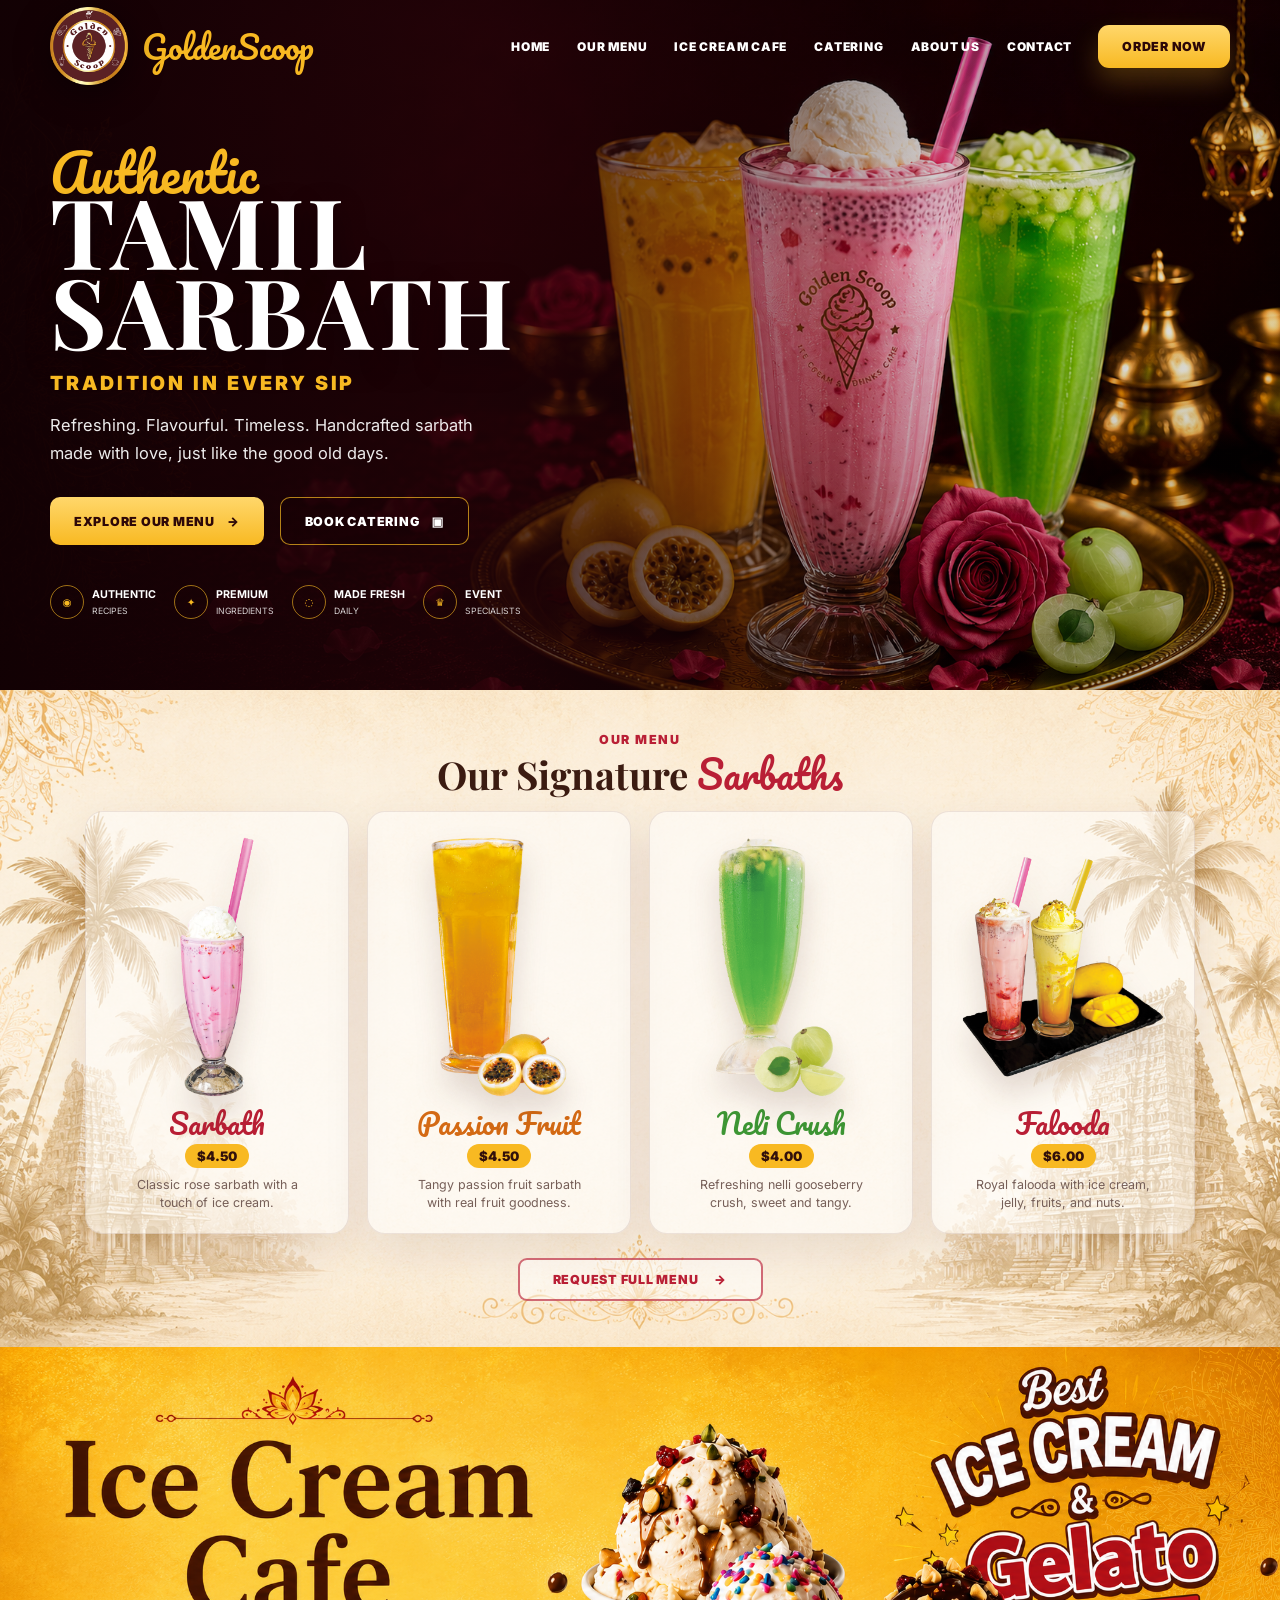
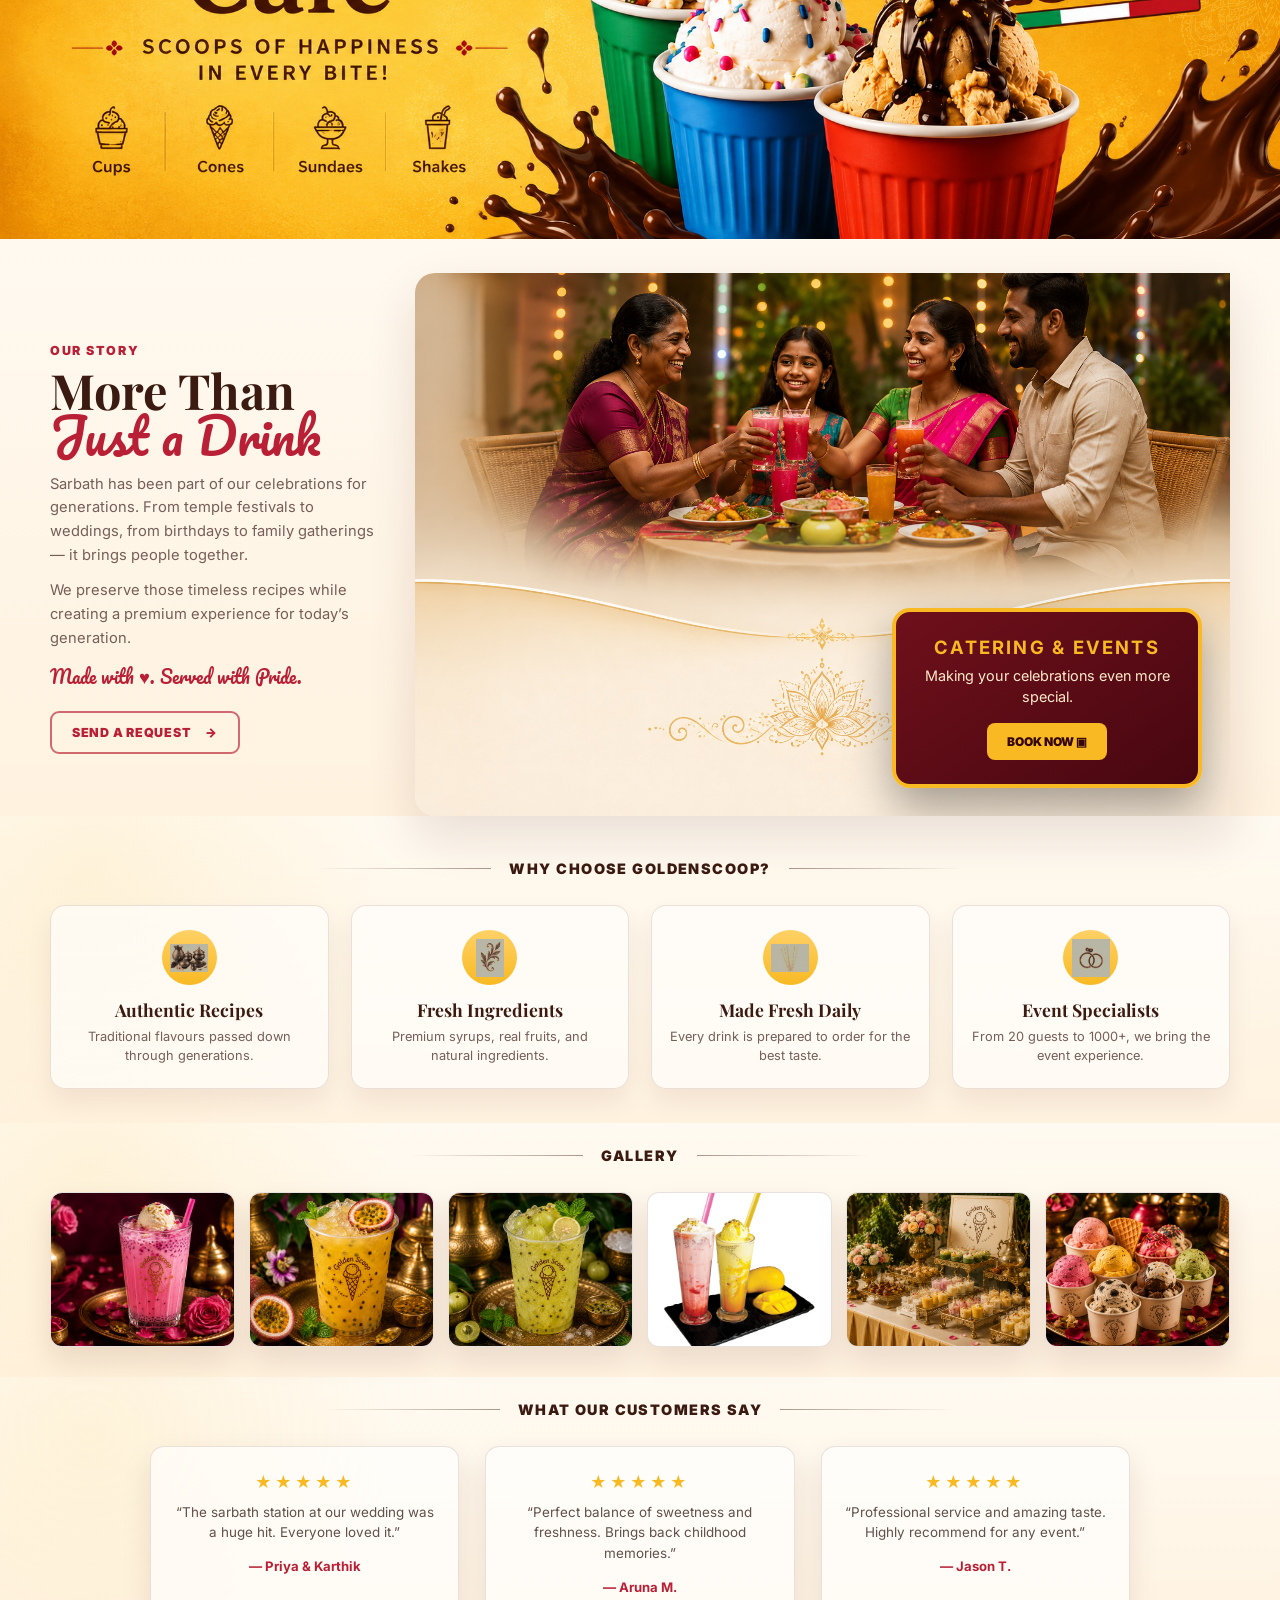
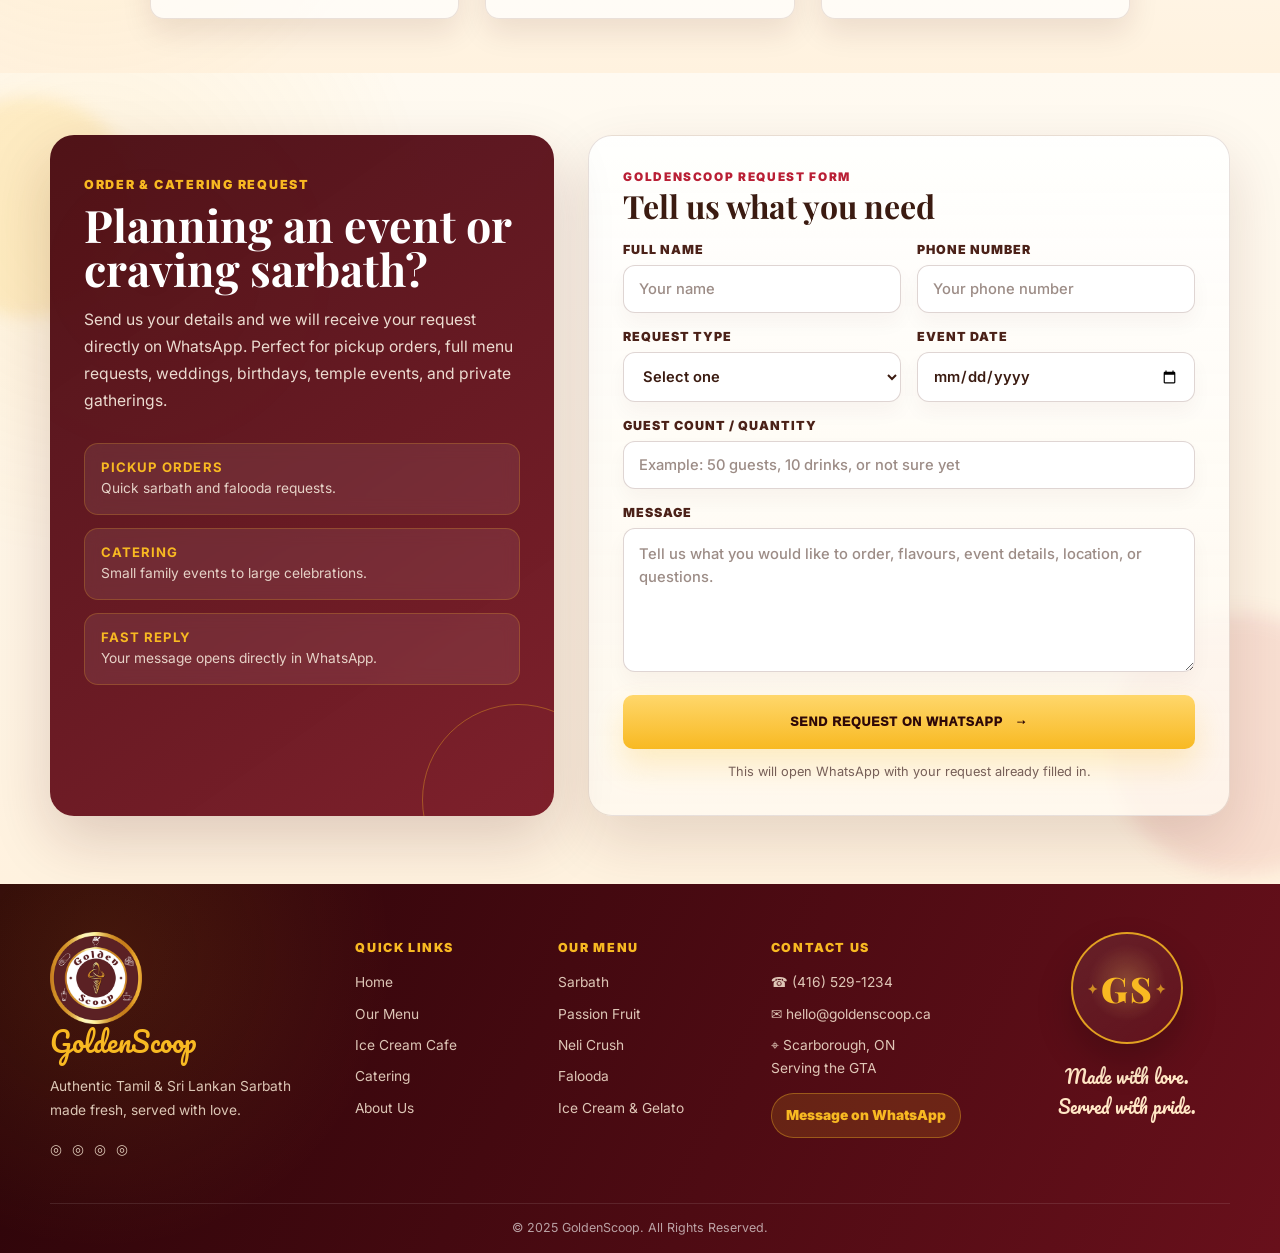
<file: goldenscoop/index.html>
<!DOCTYPE html>
<html lang="en">
<head>
  <meta charset="UTF-8" />
  <meta name="viewport" content="width=device-width, initial-scale=1.0" />

  <title>Golden Scoop | Tamil Sarbath & Ice Cream Cafe</title>
  <meta name="description" content="Golden Scoop serves authentic Tamil and Sri Lankan sarbath, falooda, ice cream, gelato, and catering for weddings, birthdays, festivals, and private events." />

  <link rel="icon" href="assets/favicon-192.png" />
  <link rel="stylesheet" href="css/styles.css" />
</head>

<body>
  <header class="site-header" id="home">
    <div class="nav-shell">
      <a href="#home" class="brand">
        <img src="assets/goldenscoop-logo-nav.png" alt="Golden Scoop logo">
        <span>GoldenScoop</span>
      </a>

      <button class="menu-toggle" aria-label="Open menu" aria-expanded="false">
        <span></span>
        <span></span>
        <span></span>
      </button>

      <nav class="nav-links">
        <a href="#home">Home</a>
        <a href="#menu">Our Menu</a>
        <a href="#icecream">Ice Cream Cafe</a>
        <a href="#catering">Catering</a>
        <a href="#story">About Us</a>
        <a href="#request-form">Contact</a>
      </nav>

      <a href="#request-form" class="order-button">Order Now</a>
    </div>
  </header>

  <main>
    <section class="hero">
      <img class="hero-art" src="assets/hero-drinks-premium.png" alt="Golden Scoop drinks on a gold tray">
      <div class="hero-shade"></div>

      <div class="hero-inner">
        <div class="hero-copy">
          <p class="script">Authentic</p>
          <h1>Tamil<br>Sarbath</h1>
          <p class="hero-tagline">Tradition in every sip</p>
          <p class="hero-text">Refreshing. Flavourful. Timeless. Handcrafted sarbath made with love, just like the good old days.</p>

          <div class="hero-actions">
            <a href="#menu" class="btn btn-primary">Explore Our Menu <span>→</span></a>
            <a href="#request-form" class="btn btn-outline">Book Catering <span>▣</span></a>
          </div>

          <div class="hero-badges">
            <div><span>◉</span><strong>Authentic</strong><small>Recipes</small></div>
            <div><span>✦</span><strong>Premium</strong><small>Ingredients</small></div>
            <div><span>◌</span><strong>Made Fresh</strong><small>Daily</small></div>
            <div><span>♛</span><strong>Event</strong><small>Specialists</small></div>
          </div>
        </div>
      </div>
    </section>

    <section class="menu-section" id="menu">
      <img class="menu-bg" src="assets/menu-bg-premium.png" alt="" aria-hidden="true">

      <div class="section-title">
        <span>Our Menu</span>
        <h2>Our Signature <em>Sarbaths</em></h2>
      </div>

      <div class="menu-grid">
        <article class="drink-card">
          <div class="drink-image">
            <img src="assets/sarbath-card.png" alt="Sarbath">
          </div>
          <h3>Sarbath</h3>
          <p class="price">$4.50</p>
          <p>Classic rose sarbath with a touch of ice cream.</p>
        </article>

        <article class="drink-card">
          <div class="drink-image">
            <img src="assets/passion-fruit-card.png" alt="Passion Fruit">
          </div>
          <h3 class="orange">Passion Fruit</h3>
          <p class="price">$4.50</p>
          <p>Tangy passion fruit sarbath with real fruit goodness.</p>
        </article>

        <article class="drink-card">
          <div class="drink-image">
            <img src="assets/neli-crush-card.png" alt="Neli Crush">
          </div>
          <h3 class="green">Neli Crush</h3>
          <p class="price">$4.00</p>
          <p>Refreshing nelli gooseberry crush, sweet and tangy.</p>
        </article>

        <article class="drink-card">
          <div class="drink-image">
            <img src="assets/falooda-card.png" alt="Falooda">
          </div>
          <h3>Falooda</h3>
          <p class="price">$6.00</p>
          <p>Royal falooda with ice cream, jelly, fruits, and nuts.</p>
        </article>
      </div>

      <a href="#request-form" class="view-menu">Request Full Menu <span>→</span></a>
    </section>

    <section class="icecream-strip" id="icecream">
      <img src="assets/banner-icecream-premium.png" alt="Ice Cream Cafe banner">
    </section>

    <section class="story-section" id="story">
      <div class="story-inner">
        <div class="story-copy">
          <span class="eyebrow">Our Story</span>
          <h2>More Than<br><em>Just a Drink</em></h2>
          <p>Sarbath has been part of our celebrations for generations. From temple festivals to weddings, from birthdays to family gatherings — it brings people together.</p>
          <p>We preserve those timeless recipes while creating a premium experience for today’s generation.</p>
          <p class="signature">Made with ♥. Served with Pride.</p>
          <a href="#request-form" class="story-link">Send a Request <span>→</span></a>
        </div>

        <div class="story-image" id="catering">
          <img src="assets/family-divider-premium.png" alt="Family enjoying sarbath">
          <div class="catering-box">
            <h3>Catering & Events</h3>
            <p>Making your celebrations even more special.</p>
            <a href="#request-form">Book Now ▣</a>
          </div>
        </div>
      </div>
    </section>

    <section class="why-section cream-section">
      <div class="section-rule">
        <span>Why Choose GoldenScoop?</span>
      </div>

      <div class="why-grid">
        <article>
          <div class="why-icon">
            <img src="assets/brassvessel.png" alt="">
          </div>
          <h3>Authentic Recipes</h3>
          <p>Traditional flavours passed down through generations.</p>
        </article>

        <article>
          <div class="why-icon">
            <img src="assets/leaforanament.png" alt="">
          </div>
          <h3>Fresh Ingredients</h3>
          <p>Premium syrups, real fruits, and natural ingredients.</p>
        </article>

        <article>
          <div class="why-icon">
            <img src="assets/strawicon.png" alt="">
          </div>
          <h3>Made Fresh Daily</h3>
          <p>Every drink is prepared to order for the best taste.</p>
        </article>

        <article>
          <div class="why-icon">
            <img src="assets/weddingicon.png" alt="">
          </div>
          <h3>Event Specialists</h3>
          <p>From 20 guests to 1000+, we bring the event experience.</p>
        </article>
      </div>
    </section>

    <section class="gallery-section cream-section" id="gallery">
      <div class="section-rule">
        <span>Gallery</span>
      </div>

      <div class="gallery-track">
        <figure><img src="assets/sarbathpinkplaceholder.png" alt="Pink sarbath"></figure>
        <figure><img src="assets/sarbathyellowplaceholder.png" alt="Passion fruit drink"></figure>
        <figure><img src="assets/sarbathgreenplaceholder.png" alt="Neli crush drink"></figure>
        <figure><img src="assets/falooda-feature.png" alt="Falooda"></figure>
        <figure><img src="assets/goldenscoopdecor.png" alt="Catering display"></figure>
        <figure><img src="assets/goldenscoopplatter.png" alt="Ice cream platter"></figure>
      </div>
    </section>

    <section class="reviews-section cream-section">
      <div class="section-rule">
        <span>What Our Customers Say</span>
      </div>

      <div class="reviews-grid">
        <article>
          <div class="stars">★★★★★</div>
          <p>“The sarbath station at our wedding was a huge hit. Everyone loved it.”</p>
          <strong>— Priya & Karthik</strong>
        </article>

        <article>
          <div class="stars">★★★★★</div>
          <p>“Perfect balance of sweetness and freshness. Brings back childhood memories.”</p>
          <strong>— Aruna M.</strong>
        </article>

        <article>
          <div class="stars">★★★★★</div>
          <p>“Professional service and amazing taste. Highly recommend for any event.”</p>
          <strong>— Jason T.</strong>
        </article>
      </div>
    </section>

    <section class="request-section cream-section" id="request-form">
      <div class="request-shell">
        <div class="request-copy">
          <span class="eyebrow">Order & Catering Request</span>
          <h2>Planning an event or craving sarbath?</h2>
          <p>Send us your details and we will receive your request directly on WhatsApp. Perfect for pickup orders, full menu requests, weddings, birthdays, temple events, and private gatherings.</p>

          <div class="request-highlights">
            <div><strong>Pickup Orders</strong><span>Quick sarbath and falooda requests.</span></div>
            <div><strong>Catering</strong><span>Small family events to large celebrations.</span></div>
            <div><strong>Fast Reply</strong><span>Your message opens directly in WhatsApp.</span></div>
          </div>
        </div>

        <form class="request-form" onsubmit="sendToWhatsApp(event)">
          <div class="form-heading">
            <span>GoldenScoop Request Form</span>
            <h3>Tell us what you need</h3>
          </div>

          <div class="form-row">
            <label for="name">
              Full Name
              <input type="text" id="name" name="name" placeholder="Your name" required>
            </label>

            <label for="phone">
              Phone Number
              <input type="tel" id="phone" name="phone" placeholder="Your phone number" required>
            </label>
          </div>

          <div class="form-row">
            <label for="requestType">
              Request Type
              <select id="requestType" name="requestType" required>
                <option value="">Select one</option>
                <option value="Pickup Order">Pickup Order</option>
                <option value="Catering Inquiry">Catering Inquiry</option>
                <option value="Event Booking">Event Booking</option>
                <option value="Full Menu Request">Full Menu Request</option>
              </select>
            </label>

            <label for="eventDate">
              Event Date
              <input type="date" id="eventDate" name="eventDate">
            </label>
          </div>

          <label for="guestCount">
            Guest Count / Quantity
            <input type="text" id="guestCount" name="guestCount" placeholder="Example: 50 guests, 10 drinks, or not sure yet">
          </label>

          <label for="message">
            Message
            <textarea id="message" name="message" rows="5" placeholder="Tell us what you would like to order, flavours, event details, location, or questions." required></textarea>
          </label>

          <button type="submit" class="btn btn-primary form-submit">
            Send Request on WhatsApp <span>→</span>
          </button>

          <p class="form-note">This will open WhatsApp with your request already filled in.</p>
        </form>
      </div>
    </section>
  </main>

  <footer class="site-footer" id="contact">
    <div class="footer-inner">
      <div class="footer-brand">
        <img src="assets/goldenscoop-logo-nav.png" alt="Golden Scoop logo">
        <span>GoldenScoop</span>
        <p>Authentic Tamil & Sri Lankan Sarbath made fresh, served with love.</p>

        <div class="socials">
          <a href="#" aria-label="Instagram">◎</a>
          <a href="#" aria-label="Facebook">◎</a>
          <a href="#" aria-label="TikTok">◎</a>
          <a href="#" aria-label="WhatsApp">◎</a>
        </div>
      </div>

      <div>
        <h4>Quick Links</h4>
        <a href="#home">Home</a>
        <a href="#menu">Our Menu</a>
        <a href="#icecream">Ice Cream Cafe</a>
        <a href="#catering">Catering</a>
        <a href="#story">About Us</a>
      </div>

      <div>
        <h4>Our Menu</h4>
        <a href="#menu">Sarbath</a>
        <a href="#menu">Passion Fruit</a>
        <a href="#menu">Neli Crush</a>
        <a href="#menu">Falooda</a>
        <a href="#icecream">Ice Cream & Gelato</a>
      </div>

      <div>
        <h4>Contact Us</h4>
        <p>☎ (416) 529-1234</p>
        <p>✉ hello@goldenscoop.ca</p>
        <p>⌖ Scarborough, ON<br>Serving the GTA</p>
        <a class="whatsapp-footer" href="https://wa.me/14165291234" target="_blank" rel="noopener">Message on WhatsApp</a>
      </div>

      <div class="footer-seal">
        <div class="footer-seal-mark">GS</div>
        <p>Made with love.<br>Served with pride.</p>
      </div>
    </div>

    <div class="footer-bottom">© 2025 GoldenScoop. All Rights Reserved.</div>
  </footer>

  <script>
    const menuToggle = document.querySelector(".menu-toggle");
    const navLinks = document.querySelector(".nav-links");

    if (menuToggle && navLinks) {
      menuToggle.addEventListener("click", () => {
        navLinks.classList.toggle("open");
        const isOpen = navLinks.classList.contains("open");
        menuToggle.setAttribute("aria-expanded", isOpen ? "true" : "false");
      });

      navLinks.querySelectorAll("a").forEach((link) => {
        link.addEventListener("click", () => {
          navLinks.classList.remove("open");
          menuToggle.setAttribute("aria-expanded", "false");
        });
      });
    }

    function sendToWhatsApp(event) {
      event.preventDefault();

      const name = document.getElementById("name").value.trim();
      const phone = document.getElementById("phone").value.trim();
      const requestType = document.getElementById("requestType").value;
      const eventDate = document.getElementById("eventDate").value;
      const guestCount = document.getElementById("guestCount").value.trim();
      const message = document.getElementById("message").value.trim();

      const whatsappNumber = "14165291234";

      const text =
`Hello GoldenScoop,

I would like to send a request.

Name: ${name}
Phone: ${phone}
Request Type: ${requestType}
Event Date: ${eventDate || "Not provided"}
Guest Count / Quantity: ${guestCount || "Not provided"}

Message:
${message}`;

      const whatsappURL = `https://wa.me/${whatsappNumber}?text=${encodeURIComponent(text)}`;
      window.open(whatsappURL, "_blank");
    }
  </script>
</body>
</html>
</file>
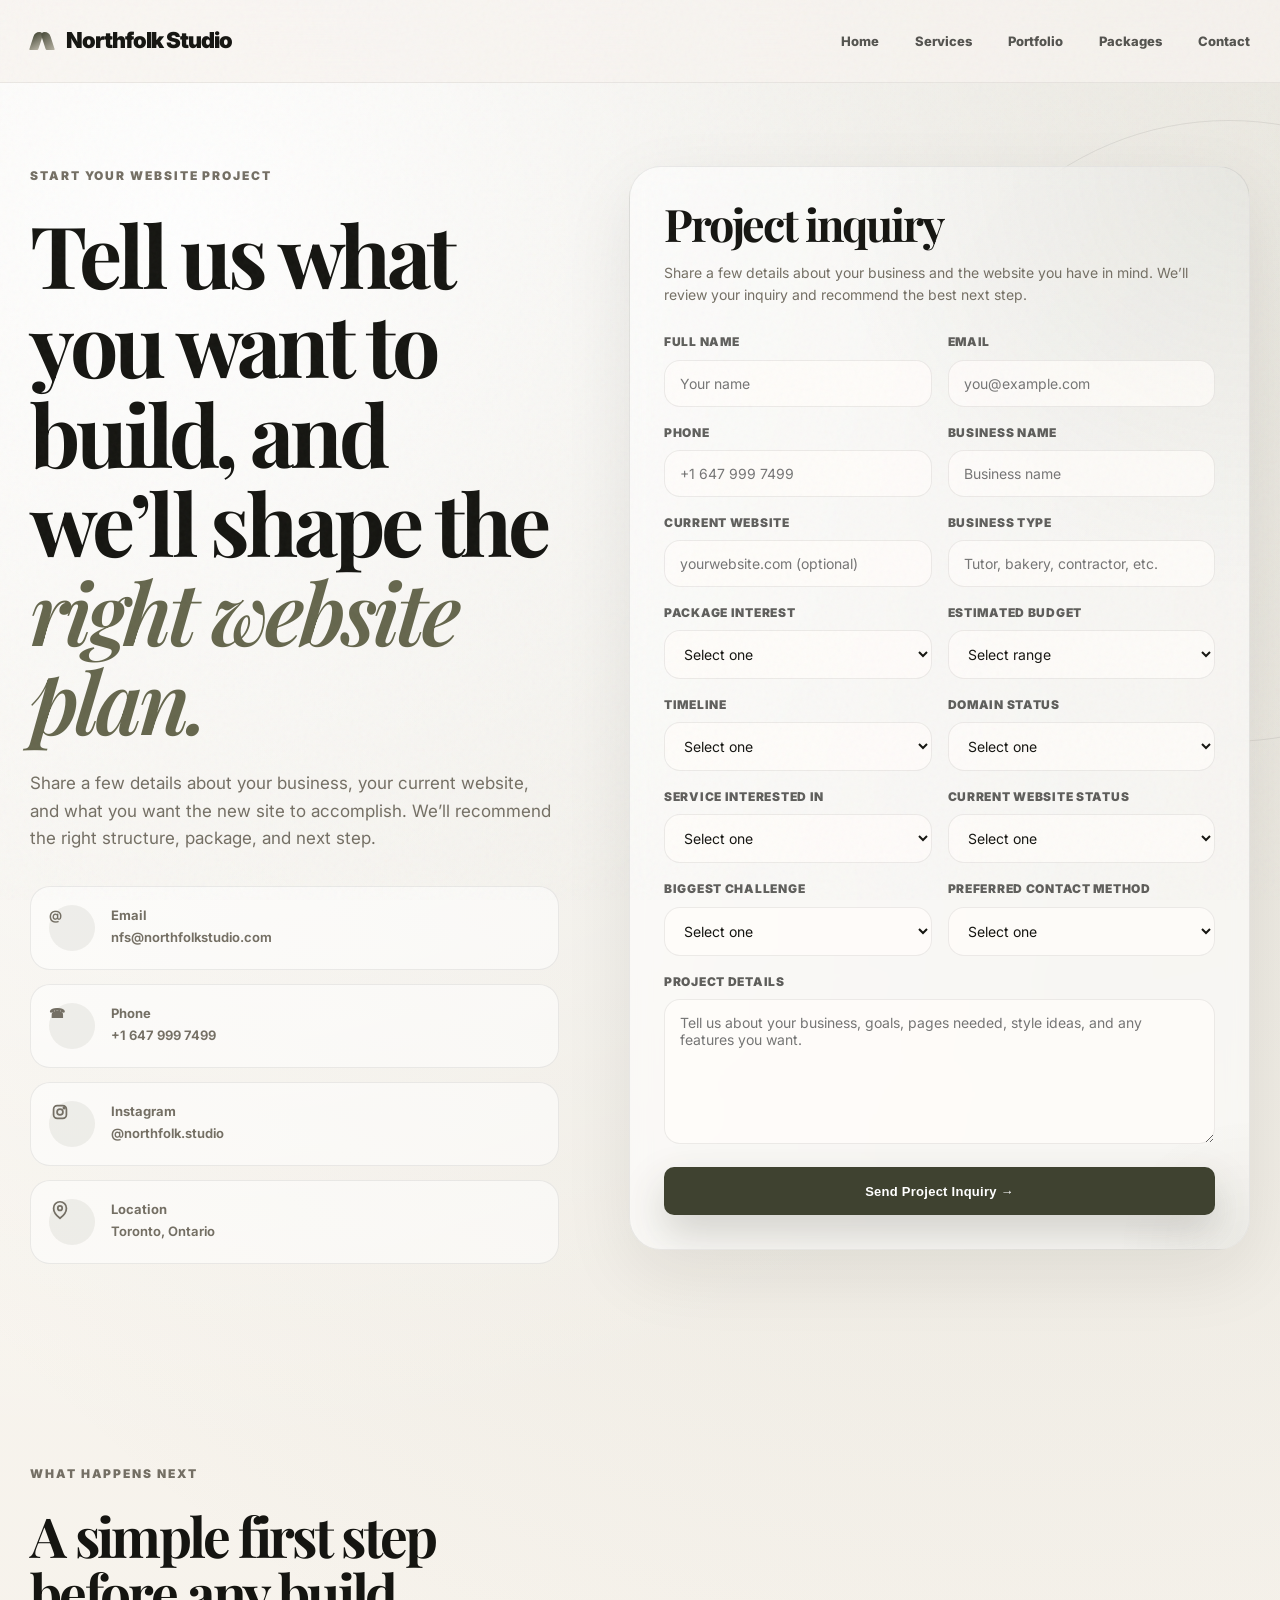
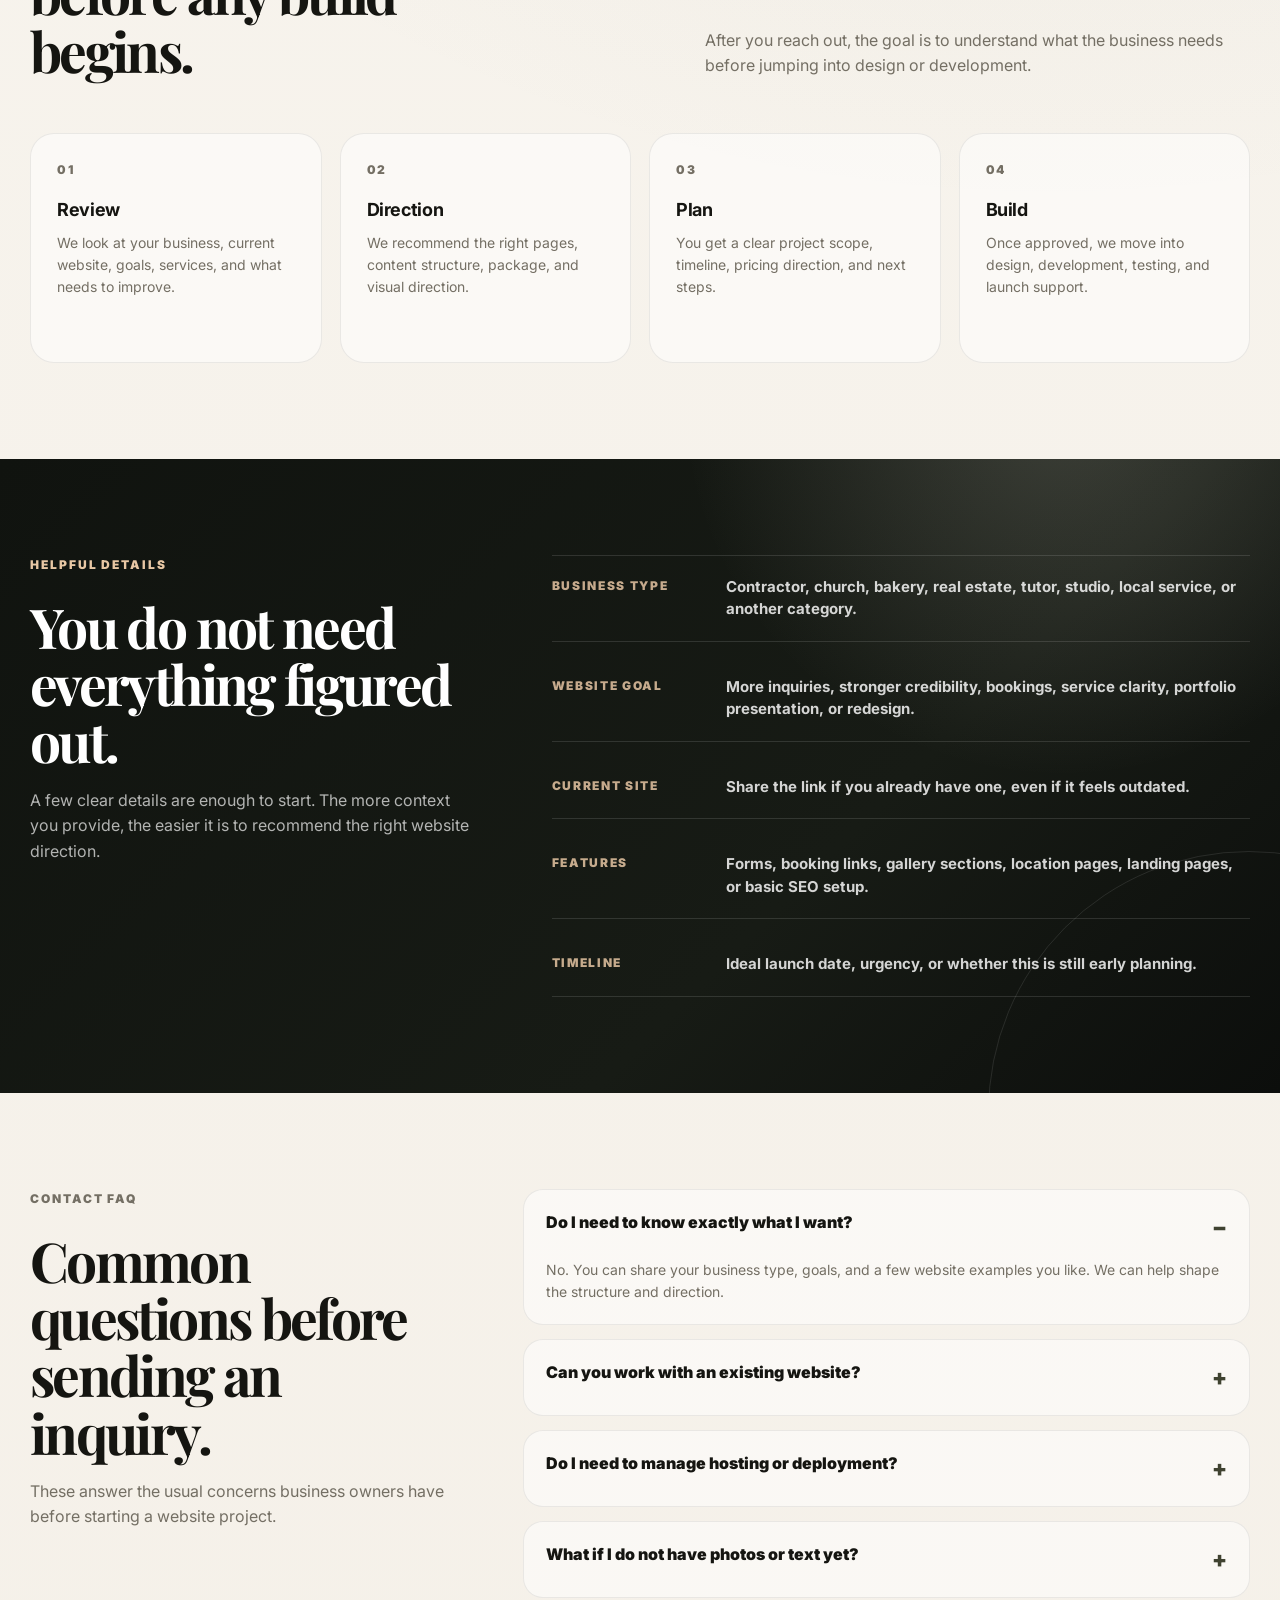
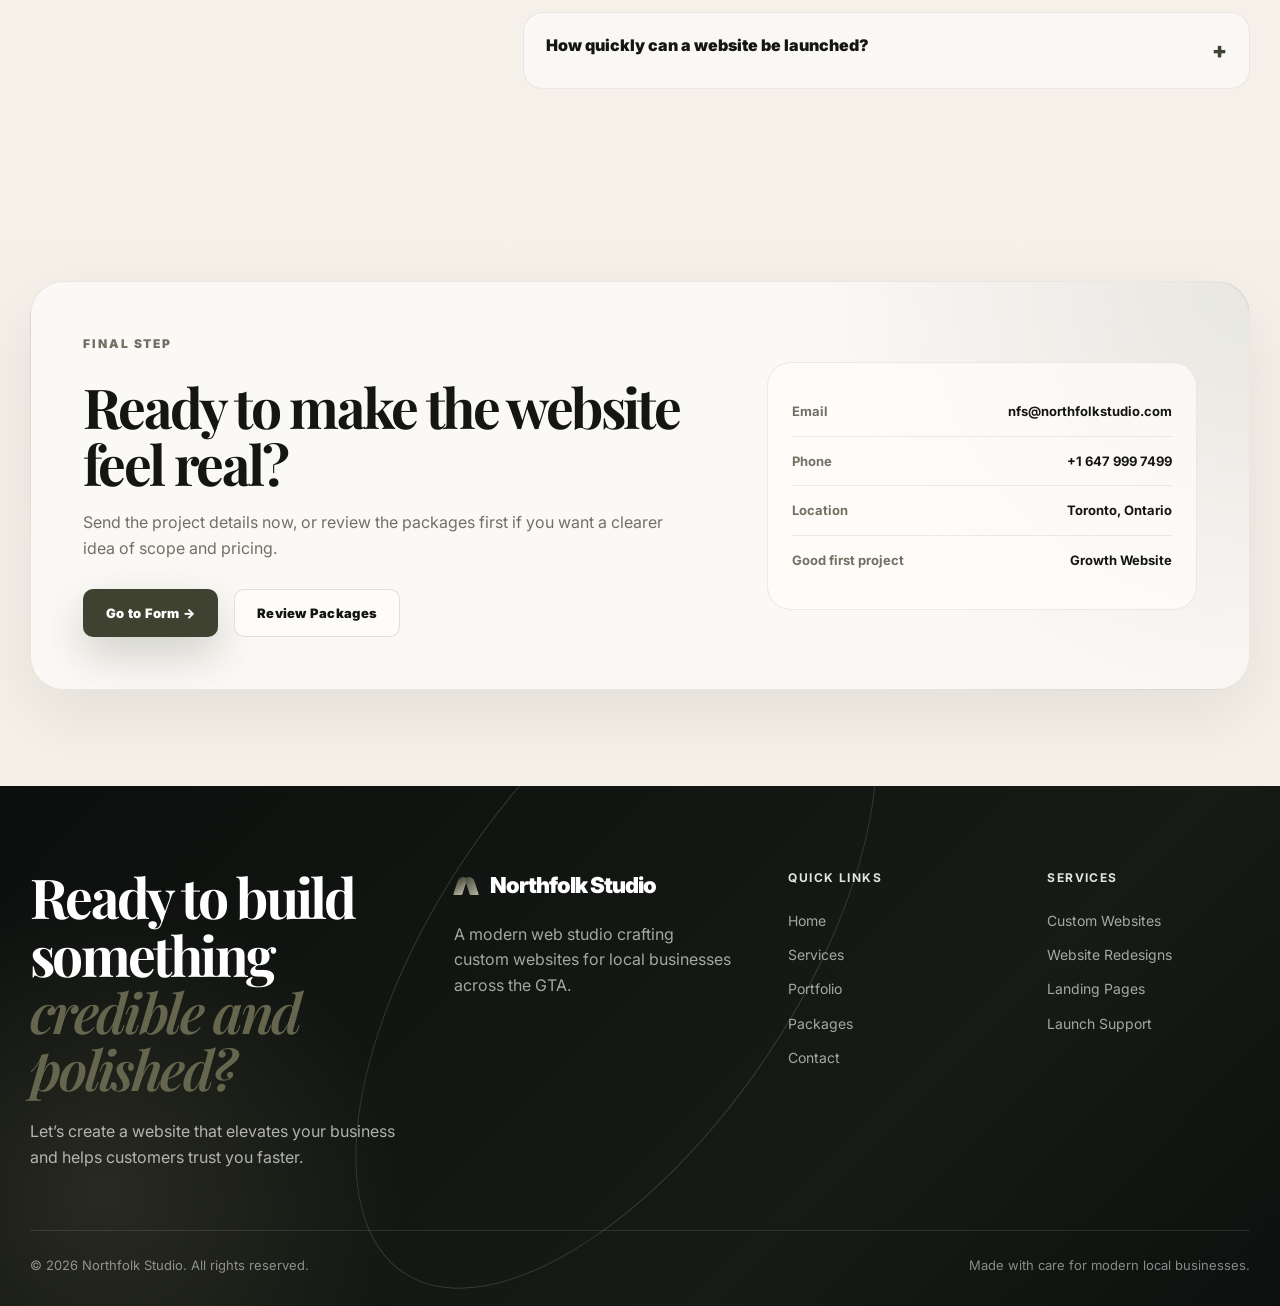
<file: contact.html>
<!DOCTYPE html>
<html lang="en">
<head>
  <meta charset="UTF-8" />
  <meta name="viewport" content="width=device-width, initial-scale=1.0" />
  <title>Contact | Northfolk Studio</title>
  <meta name="description" content="Contact Northfolk Studio to start a custom-crafted website project for your local business." />

  <link rel="preconnect" href="https://fonts.googleapis.com">
  <link rel="preconnect" href="https://fonts.gstatic.com" crossorigin>
  <link href="https://fonts.googleapis.com/css2?family=Inter:wght@400;500;600;700;800;900&family=Playfair+Display:ital,wght@0,600;0,700;1,600;1,700&display=swap" rel="stylesheet">

  <style>
    :root {
      --bg: #f7f4ef;
      --surface: #fffdfa;
      --surface-soft: #eee8dd;
      --ink: #151511;
      --muted: #746f64;
      --line: rgba(21, 21, 17, 0.12);
      --line-soft: rgba(21, 21, 17, 0.075);
      --olive: #65664d;
      --olive-dark: #3f4230;
      --olive-soft: #d9d8c8;
      --bronze: #9a7655;
      --cream: #fbf8f0;
      --dark: #10130f;
      --dark-2: #171b15;
      --shadow: 0 30px 90px rgba(21, 21, 17, 0.13);
      --max: 1220px;
    }

    * { box-sizing: border-box; margin: 0; padding: 0; }

    html { scroll-behavior: smooth; overflow-x: hidden; }

    body {
      font-family: "Inter", sans-serif;
      color: var(--ink);
      line-height: 1.6;
      overflow-x: hidden;
      background:
        radial-gradient(circle at 14% 5%, rgba(255,255,255,.96), transparent 28%),
        radial-gradient(circle at 82% 8%, rgba(101,102,77,.13), transparent 34%),
        linear-gradient(180deg, #f8f5ef 0%, #f4efe7 100%);
    }

    body::before {
      content: "";
      position: fixed;
      inset: 0;
      pointer-events: none;
      z-index: 9999;
      opacity: .035;
      background-image: url("data:image/svg+xml,%3Csvg viewBox='0 0 250 250' xmlns='http://www.w3.org/2000/svg'%3E%3Cfilter id='noiseFilter'%3E%3CfeTurbulence type='fractalNoise' baseFrequency='0.85' numOctaves='3' stitchTiles='stitch'/%3E%3C/filter%3E%3Crect width='100%25' height='100%25' filter='url(%23noiseFilter)'/%3E%3C/svg%3E");
    }

    a { color: inherit; text-decoration: none; }
    img { width: 100%; display: block; }
    .container { width: min(var(--max), calc(100% - 48px)); margin: 0 auto; }

    header {
      position: fixed;
      top: 0;
      left: 0;
      width: 100%;
      z-index: 1000;
      background: rgba(247, 244, 239, .76);
      backdrop-filter: blur(22px);
      border-bottom: 1px solid rgba(21,21,17,.065);
    }

    .navbar {
      height: 82px;
      display: flex;
      align-items: center;
      justify-content: space-between;
      gap: 28px;
    }

    .brand {
      display: flex;
      align-items: center;
      gap: 12px;
      font-weight: 900;
      letter-spacing: -.045em;
      font-size: 22px;
    }

    .brand-mark {
      width: 24px;
      height: 24px;
      position: relative;
      display: inline-block;
      flex: 0 0 auto;
    }

    .brand-mark::before,
    .brand-mark::after {
      content: "";
      position: absolute;
      top: 3px;
      width: 9px;
      height: 18px;
      border-radius: 9px 9px 2px 2px;
      background: linear-gradient(145deg, var(--olive-dark), #b9b4a5);
      transform: skewX(-18deg);
    }

    .brand-mark::before { left: 2px; }
    .brand-mark::after { right: 2px; transform: skewX(18deg); }

    .nav-links {
      display: flex;
      align-items: center;
      gap: 36px;
      font-size: 13px;
      font-weight: 800;
    }

    .nav-links a {
      position: relative;
      color: rgba(21,21,17,.72);
    }

    .nav-links a:hover { color: var(--ink); }

    .nav-links a.active::after {
      content: "";
      width: 5px;
      height: 5px;
      border-radius: 99px;
      background: var(--ink);
      position: absolute;
      left: 50%;
      transform: translateX(-50%);
      bottom: -15px;
    }

    .mobile-toggle {
      display: none;
      width: 46px;
      height: 46px;
      border: 1px solid var(--line);
      border-radius: 12px;
      background: rgba(255,255,255,.58);
      cursor: pointer;
    }

    .mobile-toggle span {
      display: block;
      width: 19px;
      height: 2px;
      background: var(--ink);
      margin: 5px auto;
      border-radius: 99px;
    }

    .mobile-menu { display: none; }

    .btn {
      display: inline-flex;
      align-items: center;
      justify-content: center;
      gap: 10px;
      min-height: 48px;
      padding: 0 22px;
      border-radius: 10px;
      border: 1px solid transparent;
      font-weight: 900;
      font-size: 13px;
      letter-spacing: .02em;
      transition: transform .25s ease, box-shadow .25s ease, background .25s ease, border-color .25s ease;
      cursor: pointer;
      white-space: nowrap;
    }

    .btn:hover { transform: translateY(-3px); }
    .btn-primary { background: var(--olive-dark); color: #fff; box-shadow: 0 18px 42px rgba(63,66,48,.22); }
    .btn-primary:hover { background: #303326; }
    .btn-light { background: rgba(255,253,250,.78); color: var(--ink); border-color: var(--line); }
    .btn-light:hover { background: #fff; box-shadow: 0 14px 34px rgba(21,21,17,.08); }

    h1,
    h2,
    h3 {
      font-family: "Playfair Display", serif;
      letter-spacing: -.048em;
      line-height: 1.04;
      font-weight: 700;
    }

    h1 { font-size: clamp(48px, 6.7vw, 88px); max-width: 860px; }
    h2 { font-size: clamp(34px, 4.3vw, 58px); }
    h3 { font-size: 25px; }

    .italic { font-style: italic; color: var(--olive); font-weight: 600; }

    .kicker {
      font-size: 12px;
      text-transform: uppercase;
      letter-spacing: .16em;
      font-weight: 900;
      color: var(--muted);
      margin-bottom: 24px;
    }

    section { padding: 96px 0; }

    .hero {
      padding: 166px 0 104px;
      position: relative;
      overflow: hidden;
    }

    .hero::after {
      content: "";
      position: absolute;
      width: 620px;
      height: 620px;
      border: 1px solid rgba(21,21,17,.08);
      border-radius: 50%;
      right: -260px;
      top: 120px;
      pointer-events: none;
    }

    .hero-grid {
      display: grid;
      grid-template-columns: .92fr 1.08fr;
      gap: 70px;
      align-items: start;
      position: relative;
      z-index: 2;
    }

    .hero-copy {
      max-width: 610px;
      color: var(--muted);
      margin: 26px 0 34px;
      font-size: 17px;
    }

    .contact-methods {
      display: grid;
      gap: 14px;
      max-width: 540px;
      margin-top: 34px;
    }

    .contact-method {
      display: grid;
      grid-template-columns: 46px 1fr;
      gap: 16px;
      align-items: center;
      padding: 18px;
      border-radius: 20px;
      background: rgba(255,255,255,.52);
      border: 1px solid var(--line-soft);
      transition: transform .28s ease, background .28s ease;
    }

    .contact-method:hover {
      transform: translateY(-4px);
      background: rgba(255,255,255,.78);
    }

.contact-icon {
  width: 46px;
  height: 46px;
  border-radius: 50%;
  display: grid;
  place-items: center;
  background: rgba(101,102,77,.09);
  color: var(--olive-dark);
  font-weight: 900;
  flex-shrink: 0;
}

.contact-icon svg {
  width: 22px;
  height: 22px;
  fill: none;
  stroke: currentColor;
  stroke-width: 1.9;
  stroke-linecap: round;
  stroke-linejoin: round;
}
    .contact-method strong {
      display: block;
      line-height: 1.2;
      margin-bottom: 4px;
    }

    .contact-method span {
      display: block;
      color: var(--muted);
      font-size: 13px;
      font-weight: 650;
    }

    .form-card {
      position: relative;
      overflow: hidden;
      background:
        radial-gradient(circle at top right, rgba(101,102,77,.10), transparent 34%),
        rgba(255,255,255,.58);
      border: 1px solid rgba(21,21,17,.08);
      border-radius: 32px;
      padding: 34px;
      box-shadow: 0 24px 70px rgba(21,21,17,.08);
      backdrop-filter: blur(10px);
    }

    .form-card::after {
      content: "";
      position: absolute;
      width: 260px;
      height: 260px;
      right: -130px;
      bottom: -130px;
      border-radius: 50%;
      background: radial-gradient(circle, rgba(101,102,77,.09), transparent 72%);
      pointer-events: none;
    }

    .form-card-inner {
      position: relative;
      z-index: 2;
    }

    .form-card h2 {
      font-size: clamp(32px, 3.5vw, 48px);
      margin-bottom: 14px;
    }

    .form-card p {
      color: var(--muted);
      margin-bottom: 26px;
      font-size: 14px;
    }

    form {
      display: grid;
      gap: 16px;
    }

    .form-row {
      display: grid;
      grid-template-columns: 1fr 1fr;
      gap: 16px;
    }

    label {
      display: block;
      font-size: 12px;
      font-weight: 900;
      letter-spacing: .06em;
      text-transform: uppercase;
      color: rgba(21,21,17,.68);
      margin-bottom: 8px;
    }

    input,
    select,
    textarea {
      width: 100%;
      border: 1px solid var(--line-soft);
      border-radius: 16px;
      padding: 14px 15px;
      font-family: inherit;
      font-size: 14px;
      background: rgba(255,253,250,.74);
      color: var(--ink);
      outline: none;
      transition: border .2s ease, box-shadow .2s ease, background .2s ease;
    }

    input:focus,
    select:focus,
    textarea:focus {
      border-color: rgba(101,102,77,.40);
      box-shadow: 0 0 0 4px rgba(101,102,77,.10);
      background: rgba(255,255,255,.92);
    }

    textarea {
      min-height: 145px;
      resize: vertical;
    }

    .form-note {
      color: var(--muted);
      font-size: 12px;
      margin-top: 2px;
      margin-bottom: 0 !important;
    }

    .section-heading {
      display: grid;
      grid-template-columns: .58fr 1fr;
      gap: 50px;
      align-items: end;
      margin-bottom: 54px;
    }

    .section-heading p {
      color: var(--muted);
      max-width: 545px;
      justify-self: end;
    }

    .steps-grid {
      display: grid;
      grid-template-columns: repeat(4, 1fr);
      gap: 18px;
    }

    .step-card {
      min-height: 230px;
      padding: 26px;
      border-radius: 24px;
      background: rgba(255,255,255,.50);
      border: 1px solid var(--line-soft);
      transition: transform .28s ease, background .28s ease;
    }

    .step-card:hover {
      transform: translateY(-5px);
      background: rgba(255,255,255,.76);
    }

    .step-card span {
      display: block;
      color: var(--muted);
      font-size: 12px;
      font-weight: 900;
      letter-spacing: .14em;
      text-transform: uppercase;
      margin-bottom: 22px;
    }

    .step-card h3 {
      font-family: "Inter", sans-serif;
      letter-spacing: -.02em;
      font-size: 18px;
      margin-bottom: 12px;
    }

    .step-card p {
      color: var(--muted);
      font-size: 14px;
    }

    .dark-section {
      background:
        radial-gradient(circle at 83% -10%, rgba(217,216,200,.20), transparent 30%),
        linear-gradient(135deg, #10130f, #171b15 64%, #0c0e0c);
      color: #fff;
      position: relative;
      overflow: hidden;
    }

    .dark-section::after {
      content: "";
      position: absolute;
      width: 520px;
      height: 520px;
      right: -230px;
      bottom: -280px;
      border: 1px solid rgba(255,255,255,.10);
      border-radius: 50%;
      pointer-events: none;
    }

    .details-grid {
      display: grid;
      grid-template-columns: .8fr 1.2fr;
      gap: 56px;
      align-items: start;
      position: relative;
      z-index: 2;
    }

    .details-copy p {
      color: rgba(255,255,255,.68);
      max-width: 440px;
      margin-top: 18px;
    }

    .details-list {
      display: grid;
      gap: 14px;
    }

    .details-row {
      display: grid;
      grid-template-columns: 150px 1fr;
      gap: 24px;
      padding: 20px 0;
      border-bottom: 1px solid rgba(255,255,255,.12);
    }

    .details-row:first-child {
      border-top: 1px solid rgba(255,255,255,.12);
    }

    .details-row span {
      color: rgba(232,199,164,.84);
      font-size: 12px;
      font-weight: 900;
      letter-spacing: .14em;
      text-transform: uppercase;
    }

    .details-row strong {
      color: rgba(255,255,255,.82);
      font-size: 15px;
      line-height: 1.5;
    }

    .faq-grid {
      display: grid;
      grid-template-columns: .75fr 1.25fr;
      gap: 56px;
      align-items: start;
    }

    .faq-intro p {
      color: var(--muted);
      margin-top: 18px;
      max-width: 420px;
    }

    .faq-list {
      display: grid;
      gap: 14px;
    }

    details {
      background: rgba(255,255,255,.52);
      border: 1px solid var(--line-soft);
      border-radius: 20px;
      padding: 20px 22px;
    }

    summary {
      cursor: pointer;
      font-weight: 900;
      list-style: none;
      display: flex;
      justify-content: space-between;
      gap: 20px;
    }

    summary::-webkit-details-marker { display: none; }
    summary::after { content: "+"; font-size: 22px; color: var(--olive-dark); }
    details[open] summary::after { content: "−"; }
    details p { color: var(--muted); margin-top: 14px; font-size: 14px; }

    .cta-section { padding-bottom: 0; }

    .cta-card {
      position: relative;
      overflow: hidden;
      border-radius: 34px;
      padding: 52px;
      background:
        radial-gradient(circle at top right, rgba(101,102,77,.13), transparent 34%),
        rgba(255,255,255,.58);
      border: 1px solid rgba(21,21,17,.08);
      box-shadow: 0 24px 70px rgba(21,21,17,.08);
      display: grid;
      grid-template-columns: 1.2fr .8fr;
      gap: 40px;
      align-items: center;
    }

    .cta-card h2 { max-width: 720px; }
    .cta-card p { color: var(--muted); margin-top: 18px; max-width: 600px; }

    .cta-actions {
      display: flex;
      gap: 16px;
      flex-wrap: wrap;
      margin-top: 28px;
    }

    .cta-panel {
      background: rgba(255,253,250,.72);
      border: 1px solid var(--line-soft);
      border-radius: 24px;
      padding: 24px;
    }

    .cta-row {
      display: flex;
      justify-content: space-between;
      gap: 20px;
      padding: 14px 0;
      border-bottom: 1px solid var(--line-soft);
    }

    .cta-row:last-child { border-bottom: 0; }
    .cta-row span { color: var(--muted); font-size: 13px; font-weight: 700; }
    .cta-row strong { text-align: right; font-size: 13px; }

    footer {
      background:
        radial-gradient(circle at 8% 78%, rgba(101,102,77,.28), transparent 24%),
        linear-gradient(135deg, #0c0f0d, #171b15 68%, #0d100e);
      color: #fff;
      padding: 82px 0 30px;
      position: relative;
      overflow: hidden;
      margin-top: 96px;
    }

    footer::before {
      content: "";
      position: absolute;
      width: 360px;
      height: 760px;
      left: 34%;
      top: -210px;
      border: 1px solid rgba(255,255,255,.14);
      border-radius: 50%;
      transform: rotate(34deg);
    }

    .footer-grid {
      display: grid;
      grid-template-columns: 1.45fr 1.1fr .8fr .8fr;
      gap: 56px;
      position: relative;
      z-index: 2;
    }

    .footer-cta h2 { max-width: 500px; margin-bottom: 22px; }
    .footer-cta p { color: rgba(255,255,255,.66); max-width: 400px; }
    .footer-brand p { color: rgba(255,255,255,.62); margin: 18px 0 24px; max-width: 340px; }

    .footer-col h4 {
      font-size: 12px;
      text-transform: uppercase;
      letter-spacing: .12em;
      margin-bottom: 22px;
      color: rgba(255,255,255,.88);
    }

    .footer-col a {
      display: block;
      color: rgba(255,255,255,.62);
      margin-bottom: 12px;
      font-size: 14px;
    }

    .footer-col a:hover { color: #fff; }

    .footer-bottom {
      border-top: 1px solid rgba(255,255,255,.10);
      margin-top: 60px;
      padding-top: 24px;
      display: flex;
      justify-content: space-between;
      gap: 20px;
      color: rgba(255,255,255,.50);
      font-size: 13px;
      position: relative;
      z-index: 2;
    }

    .reveal {
      opacity: 0;
      transform: translateY(22px);
      transition: opacity .8s ease, transform .8s ease;
    }

    .reveal.show { opacity: 1; transform: translateY(0); }

    @media (max-width: 1050px) {
      .nav-links,
      .nav-actions {
        display: none;
      }

      .mobile-toggle { display: block; }

      .mobile-menu {
        display: none;
        padding: 18px 24px 28px;
        border-top: 1px solid var(--line);
        background: rgba(247,244,239,.96);
      }

      .mobile-menu.open { display: grid; gap: 16px; }
      .mobile-menu a { font-weight: 800; }

      .hero-grid,
      .section-heading,
      .details-grid,
      .faq-grid,
      .cta-card,
      .footer-grid {
        grid-template-columns: 1fr;
      }

      .section-heading p { justify-self: start; }
      .steps-grid { grid-template-columns: 1fr 1fr; }
    }

    @media (max-width: 680px) {
      .container { width: calc(100% - 30px); }
      .navbar { height: 74px; }
      .brand { font-size: 19px; }
      .hero { padding-top: 126px; padding-bottom: 74px; }
      h1 { font-size: 46px; }
      h2 { font-size: 36px; }
      section { padding: 74px 0; }

      .form-row,
      .steps-grid {
        grid-template-columns: 1fr;
      }

      .hero-actions,
      .cta-actions {
        flex-direction: column;
      }

      .btn { width: 100%; }

      .form-card,
      .cta-card {
        padding: 26px;
        border-radius: 24px;
      }

      .contact-method {
        grid-template-columns: 1fr;
      }

      .details-row {
        grid-template-columns: 1fr;
        gap: 8px;
      }

      .cta-row { display: block; }
      .cta-row strong { display: block; text-align: left; margin-top: 6px; }
      .footer-bottom { flex-direction: column; }
    }
  </style>
</head>

<body>
<header>
  <div class="container navbar">
    <a href="index.html" class="brand" aria-label="Northfolk Studio Home">
      <span class="brand-mark"></span>
      <span>Northfolk Studio</span>
    </a>

    <nav class="nav-links" aria-label="Main navigation">
      <a href="index.html">Home</a>
      <a href="services.html">Services</a>
      <a href="work.html">Portfolio</a>
      <a href="packages.html">Packages</a>
      <a href="contact.html">Contact</a>
    </nav>

    <button class="mobile-toggle" aria-label="Open mobile menu" aria-expanded="false">
      <span></span><span></span><span></span>
    </button>
  </div>

  <nav class="mobile-menu" id="mobileMenu">
    <a href="index.html">Home</a>
    <a href="services.html">Services</a>
    <a href="work.html">Portfolio</a>
    <a href="packages.html">Packages</a>
    <a href="contact.html">Contact</a>
  </nav>
</header>

  <main>
    <section class="hero">
      <div class="container hero-grid">
        <div class="reveal">
          <div class="kicker">Start your website project</div>
          <h1>Tell us what you want to build, and we’ll shape the <span class="italic">right website plan.</span></h1>
          <p class="hero-copy">Share a few details about your business, your current website, and what you want the new site to accomplish. We’ll recommend the right structure, package, and next step.</p>

          <div class="contact-methods">
            <a class="contact-method" href="mailto:nfs@northfolkstudio.com">
              <span class="contact-icon">@</span>
              <span>
                <strong>Email</strong>
                <span>nfs@northfolkstudio.com</span>
              </span>
            </a>

            <a class="contact-method" href="tel:+16479997499">
              <span class="contact-icon">☎</span>
              <span>
                <strong>Phone</strong>
                <span>+1 647 999 7499</span>
              </span>
            </a>

<a class="contact-method" href="https://www.instagram.com/northfolk.studio/" target="_blank" rel="noopener">
  <span class="contact-icon">
    <svg viewBox="0 0 24 24" aria-hidden="true">
      <rect x="5" y="5" width="14" height="14" rx="4"></rect>
      <circle cx="12" cy="12" r="3.2"></circle>
      <circle cx="16.5" cy="7.5" r="0.8"></circle>
    </svg>
  </span>
  <span>
    <strong>Instagram</strong>
    <span>@northfolk.studio</span>
  </span>
</a>

            <div class="contact-method">
           <span class="contact-icon">
  <svg viewBox="0 0 24 24" aria-hidden="true">
    <path d="M12 21s7-5.2 7-11a7 7 0 1 0-14 0c0 5.8 7 11 7 11Z"></path>
    <circle cx="12" cy="10" r="2.4"></circle>
  </svg>
</span>
              <span>
                <strong>Location</strong>
                <span>Toronto, Ontario</span>
              </span>
            </div>
          </div>
        </div>

        <aside class="form-card reveal" id="project-form">
          <div class="form-card-inner">
            <h2>Project inquiry</h2>
            <p>Share a few details about your business and the website you have in mind. We’ll review your inquiry and recommend the best next step.</p>

            <form 
  action="https://formspree.io/f/xvzyzwae"
  method="POST"
  id="contact-form"
>
              <div class="form-row">
                <div>
                  <label for="name">Full name</label>
                  <input id="name" name="Full Name" type="text" placeholder="Your name" required />
                </div>
                <div>
                  <label for="email">Email</label>
                  <input id="email" name="Email" type="email" placeholder="you@example.com" required />
                </div>
              </div>

              <div class="form-row">
                <div>
                  <label for="phone">Phone</label>
                  <input id="phone" name="Phone" type="tel" placeholder="+1 647 999 7499" />
                </div>
                <div>
                  <label for="business">Business name</label>
                  <input id="business" name="Business Name" type="text" placeholder="Business name" />
                </div>
              </div>

              <div class="form-row">
                <div>
                  <label for="website">Current website</label>
                <input id="website" name="Current Website" type="text" placeholder="yourwebsite.com (optional)" />
                </div>
                <div>
                  <label for="business-type">Business type</label>
                  <input id="business-type" name="Business Type" type="text" placeholder="Tutor, bakery, contractor, etc." />
                </div>
              </div>

              <div class="form-row">
                <div>
                  <label for="package">Package interest</label>
                  <select id="package" name="Package Interest" required>
                    <option value="">Select one</option>
                    <option>Launch Site</option>
                    <option>Growth Website</option>
                    <option>Signature Build</option>
                    <option>Not sure yet</option>
                  </select>
                </div>
                <div>
                  <label for="budget">Estimated budget</label>
                  <select id="budget" name="Estimated Budget">
                    <option value="">Select range</option>
                    <option>Under $1,000</option>
                    <option>$1,000 to $2,500</option>
                    <option>$2,500 to $5,000</option>
                    <option>$5,000+</option>
                    <option>Not sure yet</option>
                  </select>
                </div>
              </div>

              <div class="form-row">
                <div>
                  <label for="timeline">Timeline</label>
                  <select id="timeline" name="Timeline">
                    <option value="">Select one</option>
                    <option>As soon as possible</option>
                    <option>Within 2 to 4 weeks</option>
                    <option>Within 1 to 2 months</option>
                    <option>Still planning</option>
                  </select>
                </div>
                <div>
                  <label for="domain">Domain status</label>
                  <select id="domain" name="Domain Status">
                    <option value="">Select one</option>
                    <option>I already own a domain</option>
                    <option>I need help buying a domain</option>
                    <option>Not sure yet</option>
                  </select>
                </div>
              </div>

              <div class="form-row">
  <div>
    <label for="service-interest">Service interested in</label>
    <select id="service-interest" name="Service Interested In" required>
      <option value="">Select one</option>
      <option>Website Design</option>
      <option>AI Lead Generation</option>
      <option>Social Media & Reels</option>
      <option>Business Automation</option>
      <option>Full Lead Generation System</option>
      <option>Not sure yet</option>
    </select>
  </div>

  <div>
    <label for="website-status">Current website status</label>
    <select id="website-status" name="Current Website Status">
      <option value="">Select one</option>
      <option>I do not have a website</option>
      <option>I have a website but it needs improvement</option>
      <option>I have a website and want more leads</option>
      <option>I need a full redesign</option>
      <option>Not sure yet</option>
    </select>
  </div>
</div>

<div class="form-row">
  <div>
    <label for="biggest-challenge">Biggest challenge</label>
    <select id="biggest-challenge" name="Biggest Challenge">
      <option value="">Select one</option>
      <option>I need more leads</option>
      <option>My website looks outdated</option>
      <option>I do not post consistently on social media</option>
      <option>I miss or forget to follow up with leads</option>
      <option>I need help looking more professional online</option>
      <option>Other</option>
    </select>
  </div>

  <div>
    <label for="preferred-contact">Preferred contact method</label>
    <select id="preferred-contact" name="Preferred Contact Method">
      <option value="">Select one</option>
      <option>Email</option>
      <option>Phone</option>
      <option>Text message</option>
      <option>Instagram DM</option>
    </select>
  </div>
</div>

              <div>
                <label for="message">Project details</label>
                <textarea id="message" name="Project Details" placeholder="Tell us about your business, goals, pages needed, style ideas, and any features you want." required></textarea>
              </div>

              <button class="btn btn-primary" type="submit">Send Project Inquiry →</button>
              <p id="success-message" style="display:none; color:#65664d; font-weight:700; margin-top:14px;">
  Inquiry sent successfully. We’ll be in touch shortly.
</p>
            </form>
          </div>
        </aside>
      </div>
    </section>

    <section>
      <div class="container">
        <div class="section-heading reveal">
          <div>
            <div class="kicker">What happens next</div>
            <h2>A simple first step before any build begins.</h2>
          </div>
          <p>After you reach out, the goal is to understand what the business needs before jumping into design or development.</p>
        </div>

        <div class="steps-grid reveal">
          <article class="step-card">
            <span>01</span>
            <h3>Review</h3>
            <p>We look at your business, current website, goals, services, and what needs to improve.</p>
          </article>

          <article class="step-card">
            <span>02</span>
            <h3>Direction</h3>
            <p>We recommend the right pages, content structure, package, and visual direction.</p>
          </article>

          <article class="step-card">
            <span>03</span>
            <h3>Plan</h3>
            <p>You get a clear project scope, timeline, pricing direction, and next steps.</p>
          </article>

          <article class="step-card">
            <span>04</span>
            <h3>Build</h3>
            <p>Once approved, we move into design, development, testing, and launch support.</p>
          </article>
        </div>
      </div>
    </section>

    <section class="dark-section reveal">
      <div class="container details-grid">
        <div class="details-copy">
          <div class="kicker" style="color:#e8c7a4;">Helpful details</div>
          <h2>You do not need everything figured out.</h2>
          <p>A few clear details are enough to start. The more context you provide, the easier it is to recommend the right website direction.</p>
        </div>

        <div class="details-list">
          <div class="details-row">
            <span>Business type</span>
            <strong>Contractor, church, bakery, real estate, tutor, studio, local service, or another category.</strong>
          </div>
          <div class="details-row">
            <span>Website goal</span>
            <strong>More inquiries, stronger credibility, bookings, service clarity, portfolio presentation, or redesign.</strong>
          </div>
          <div class="details-row">
            <span>Current site</span>
            <strong>Share the link if you already have one, even if it feels outdated.</strong>
          </div>
          <div class="details-row">
            <span>Features</span>
            <strong>Forms, booking links, gallery sections, location pages, landing pages, or basic SEO setup.</strong>
          </div>
          <div class="details-row">
            <span>Timeline</span>
            <strong>Ideal launch date, urgency, or whether this is still early planning.</strong>
          </div>
        </div>
      </div>
    </section>

    <section>
      <div class="container faq-grid">
        <div class="faq-intro reveal">
          <div class="kicker">Contact FAQ</div>
          <h2>Common questions before sending an inquiry.</h2>
          <p>These answer the usual concerns business owners have before starting a website project.</p>
        </div>

        <div class="faq-list reveal">
          <details open>
            <summary>Do I need to know exactly what I want?</summary>
            <p>No. You can share your business type, goals, and a few website examples you like. We can help shape the structure and direction.</p>
          </details>

          <details>
            <summary>Can you work with an existing website?</summary>
            <p>Yes. We can review the current website and recommend whether it needs a refresh, redesign, rebuild, or smaller improvements.</p>
          </details>

          <details>
            <summary>Do I need to manage hosting or deployment?</summary>
            <p>No. We handle the technical launch and deployment. You should own your domain, and we can help connect it to the finished website.</p>
          </details>

          <details>
            <summary>What if I do not have photos or text yet?</summary>
            <p>We can start with placeholder content and help plan what photos, text, sections, and business details are needed before launch.</p>
          </details>

          <details>
            <summary>How quickly can a website be launched?</summary>
            <p>Simple websites can launch faster than larger builds. Timeline depends on page count, content readiness, features, and review speed.</p>
          </details>
        </div>
      </div>
    </section>

    <section class="cta-section reveal">
      <div class="container">
        <div class="cta-card">
          <div>
            <div class="kicker">Final step</div>
            <h2>Ready to make the website feel real?</h2>
            <p>Send the project details now, or review the packages first if you want a clearer idea of scope and pricing.</p>
            <div class="cta-actions">
              <a class="btn btn-primary" href="#project-form">Go to Form →</a>
              <a class="btn btn-light" href="packages.html">Review Packages</a>
            </div>
          </div>

          <div class="cta-panel">
            <div class="cta-row">
              <span>Email</span>
              <strong>nfs@northfolkstudio.com</strong>
            </div>
            <div class="cta-row">
              <span>Phone</span>
              <strong>+1 647 999 7499</strong>
            </div>
            <div class="cta-row">
              <span>Location</span>
              <strong>Toronto, Ontario</strong>
            </div>
            <div class="cta-row">
              <span>Good first project</span>
              <strong>Growth Website</strong>
            </div>
          </div>
        </div>
      </div>
    </section>
  </main>

  <footer>
    <div class="container footer-grid">
      <div class="footer-cta">
        <h2>Ready to build something <span class="italic">credible and polished?</span></h2>
        <p>Let’s create a website that elevates your business and helps customers trust you faster.</p>
      </div>

      <div class="footer-brand">
        <a href="index.html" class="brand"><span class="brand-mark"></span><span>Northfolk Studio</span></a>
        <p>A modern web studio crafting custom websites for local businesses across the GTA.</p>
      </div>

      <div class="footer-col">
        <h4>Quick Links</h4>
        <a href="index.html">Home</a>
        <a href="services.html">Services</a>
        <a href="work.html">Portfolio</a>
        <a href="packages.html">Packages</a>
        <a href="contact.html">Contact</a>
      </div>

      <div class="footer-col">
        <h4>Services</h4>
        <a href="services.html">Custom Websites</a>
        <a href="services.html">Website Redesigns</a>
        <a href="services.html">Landing Pages</a>
        <a href="services.html">Launch Support</a>
      </div>
    </div>

    <div class="container footer-bottom">
      <span>© 2026 Northfolk Studio. All rights reserved.</span>
      <span>Made with care for modern local businesses.</span>
    </div>
  </footer>
<script>
  const toggle = document.querySelector('.mobile-toggle');
  const menu = document.querySelector('#mobileMenu');

  toggle.addEventListener('click', () => {
    const isOpen = menu.classList.toggle('open');
    toggle.setAttribute('aria-expanded', isOpen ? 'true' : 'false');
  });

  const revealEls = document.querySelectorAll('.reveal');
  const observer = new IntersectionObserver((entries) => {
    entries.forEach(entry => {
      if (entry.isIntersecting) entry.target.classList.add('show');
    });
  }, { threshold: 0.14 });

  revealEls.forEach(el => observer.observe(el));
</script>

<script>
  const form = document.getElementById("contact-form");
  const successMessage = document.getElementById("success-message");

  form.addEventListener("submit", async function (e) {
    e.preventDefault();

    const data = new FormData(form);

    const response = await fetch(form.action, {
      method: form.method,
      body: data,
      headers: {
        'Accept': 'application/json'
      }
    });

    if (response.ok) {
      successMessage.style.display = "block";
      form.reset();
    } else {
      alert("Something went wrong. Please try again.");
    }
  });
</script>

</body>
</html>
</file>
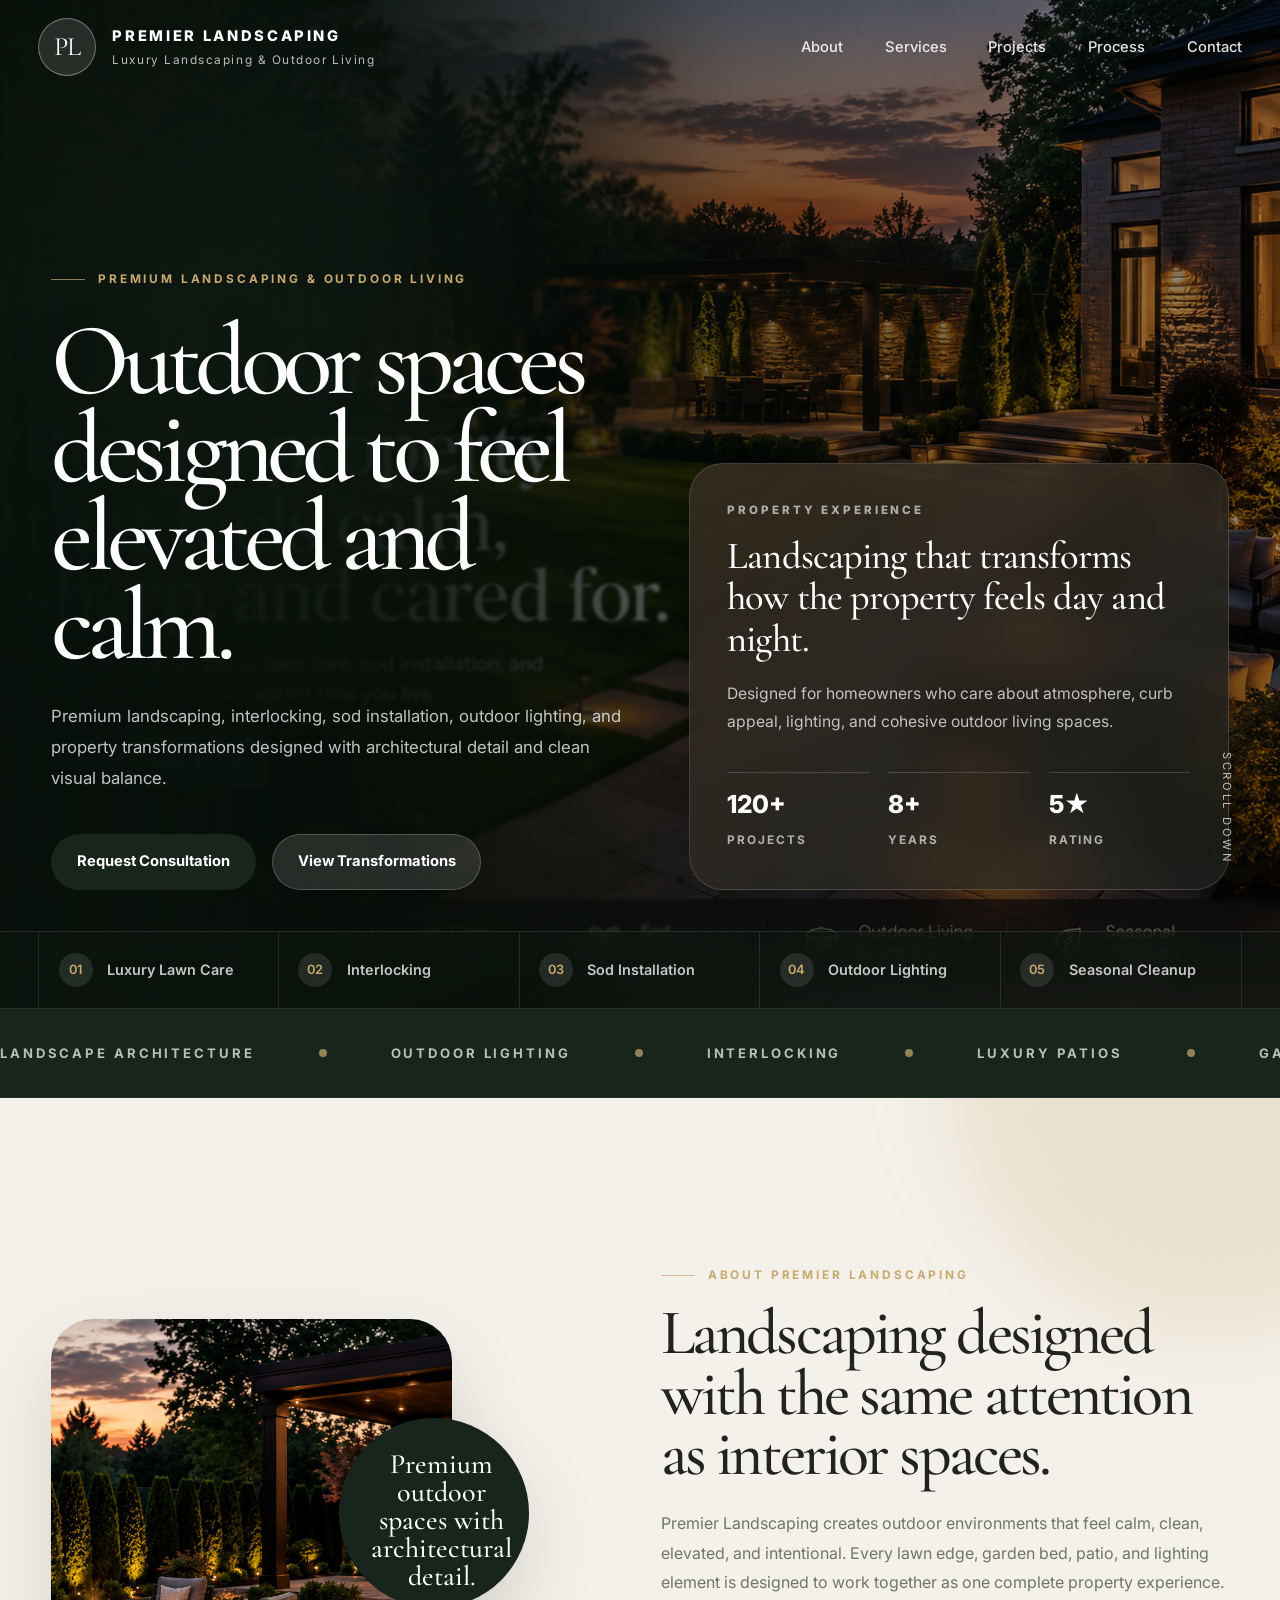
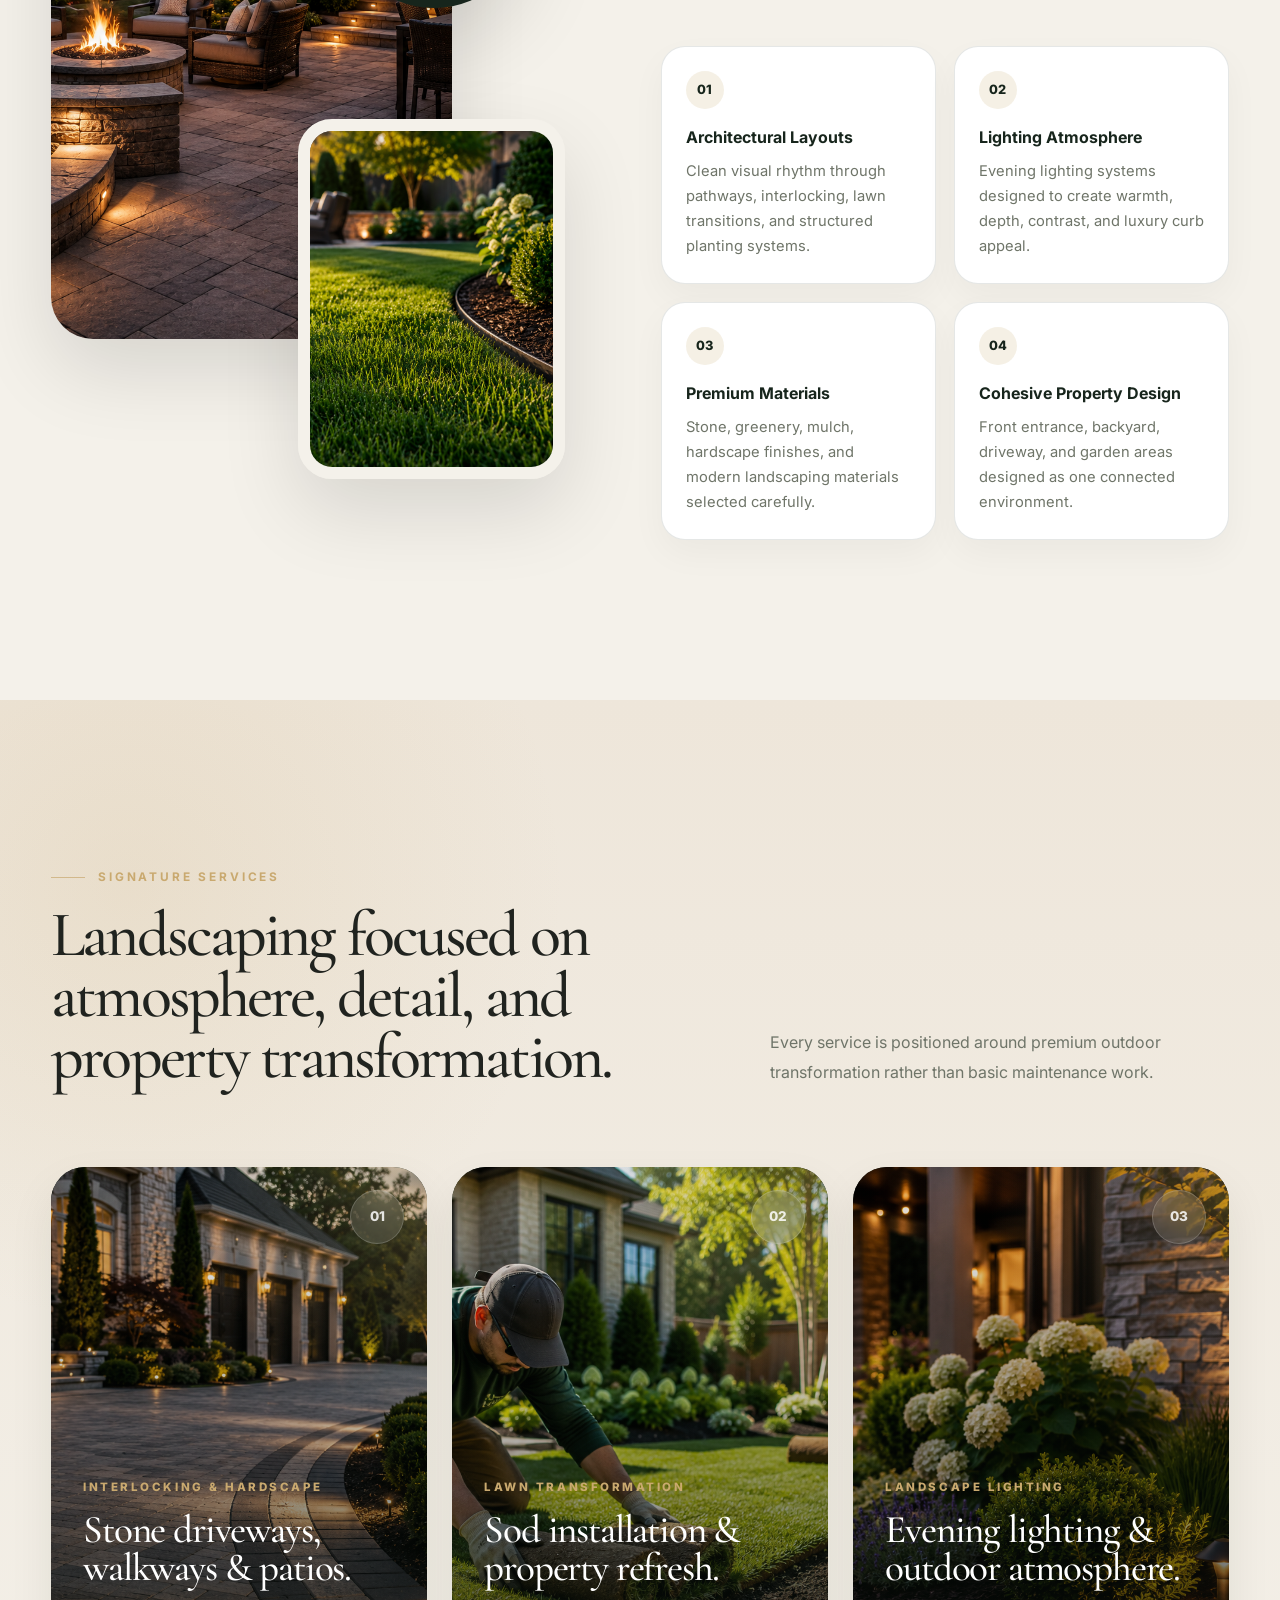
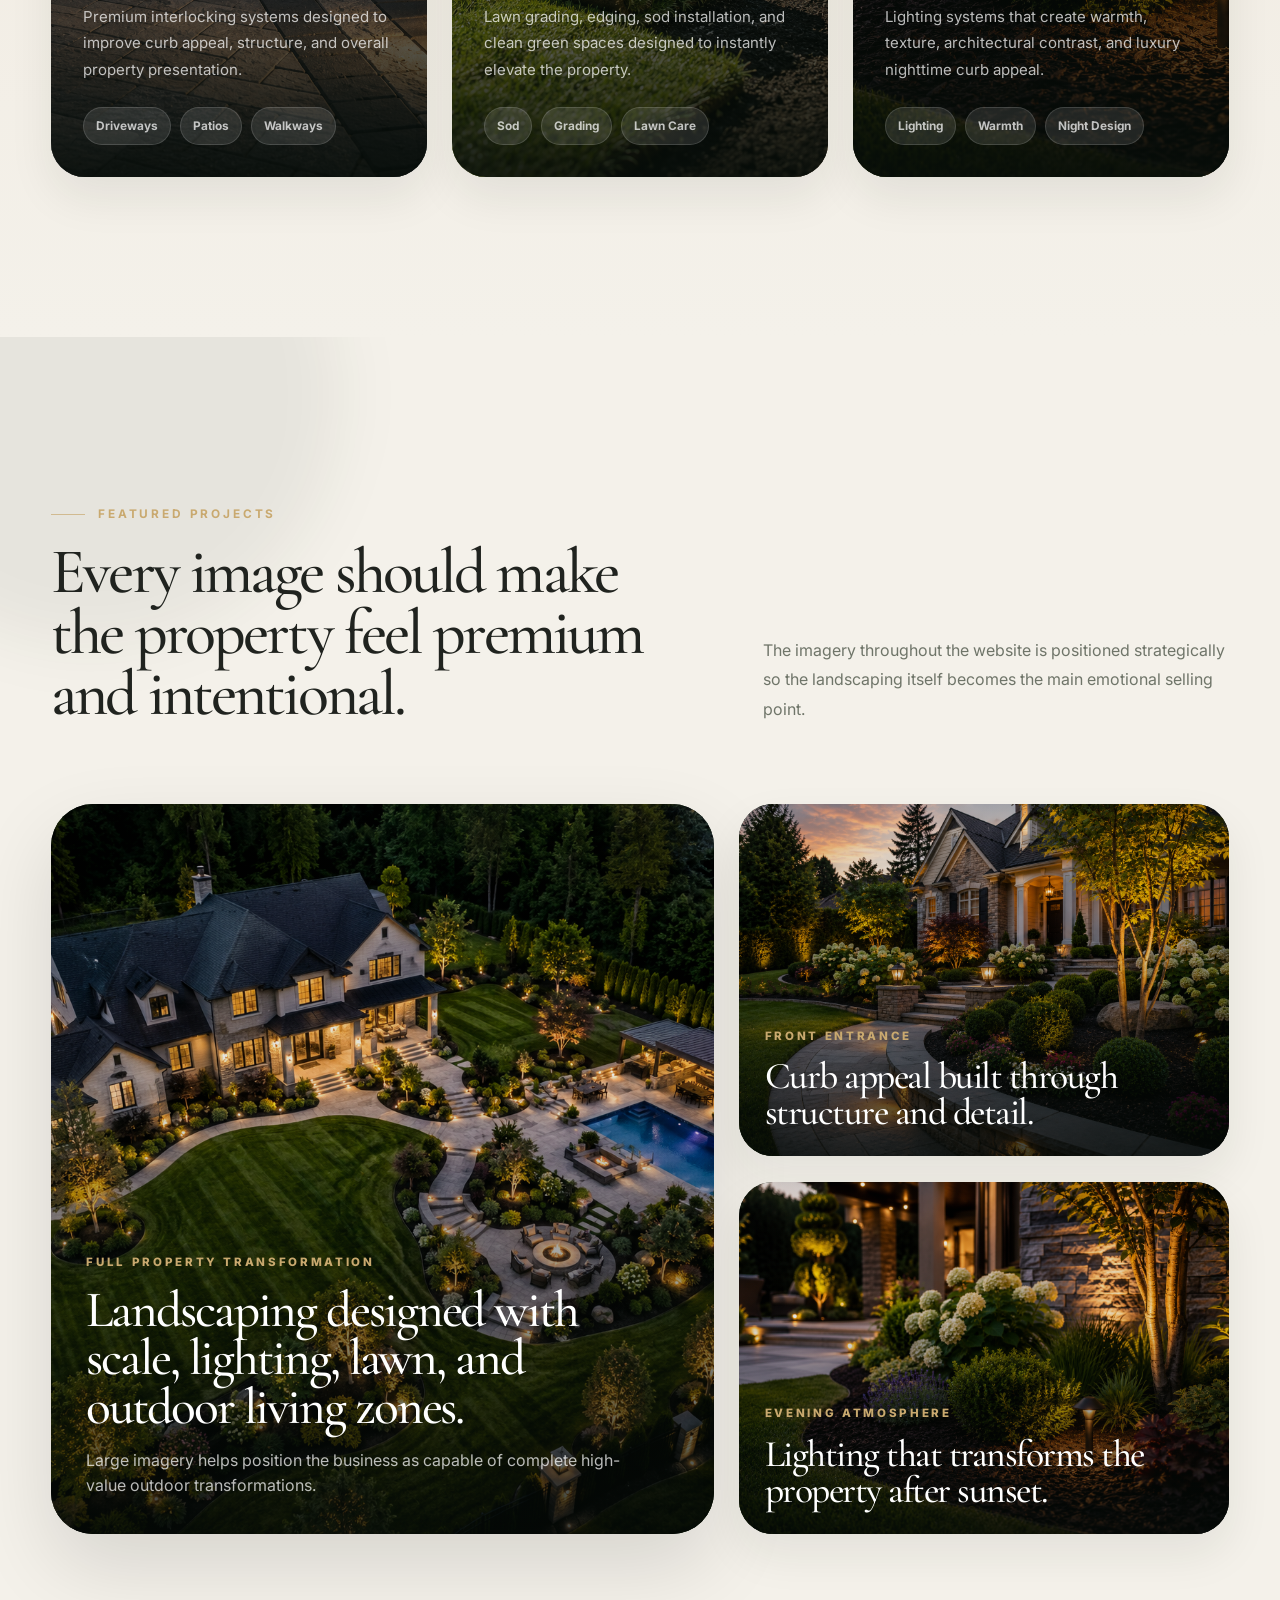
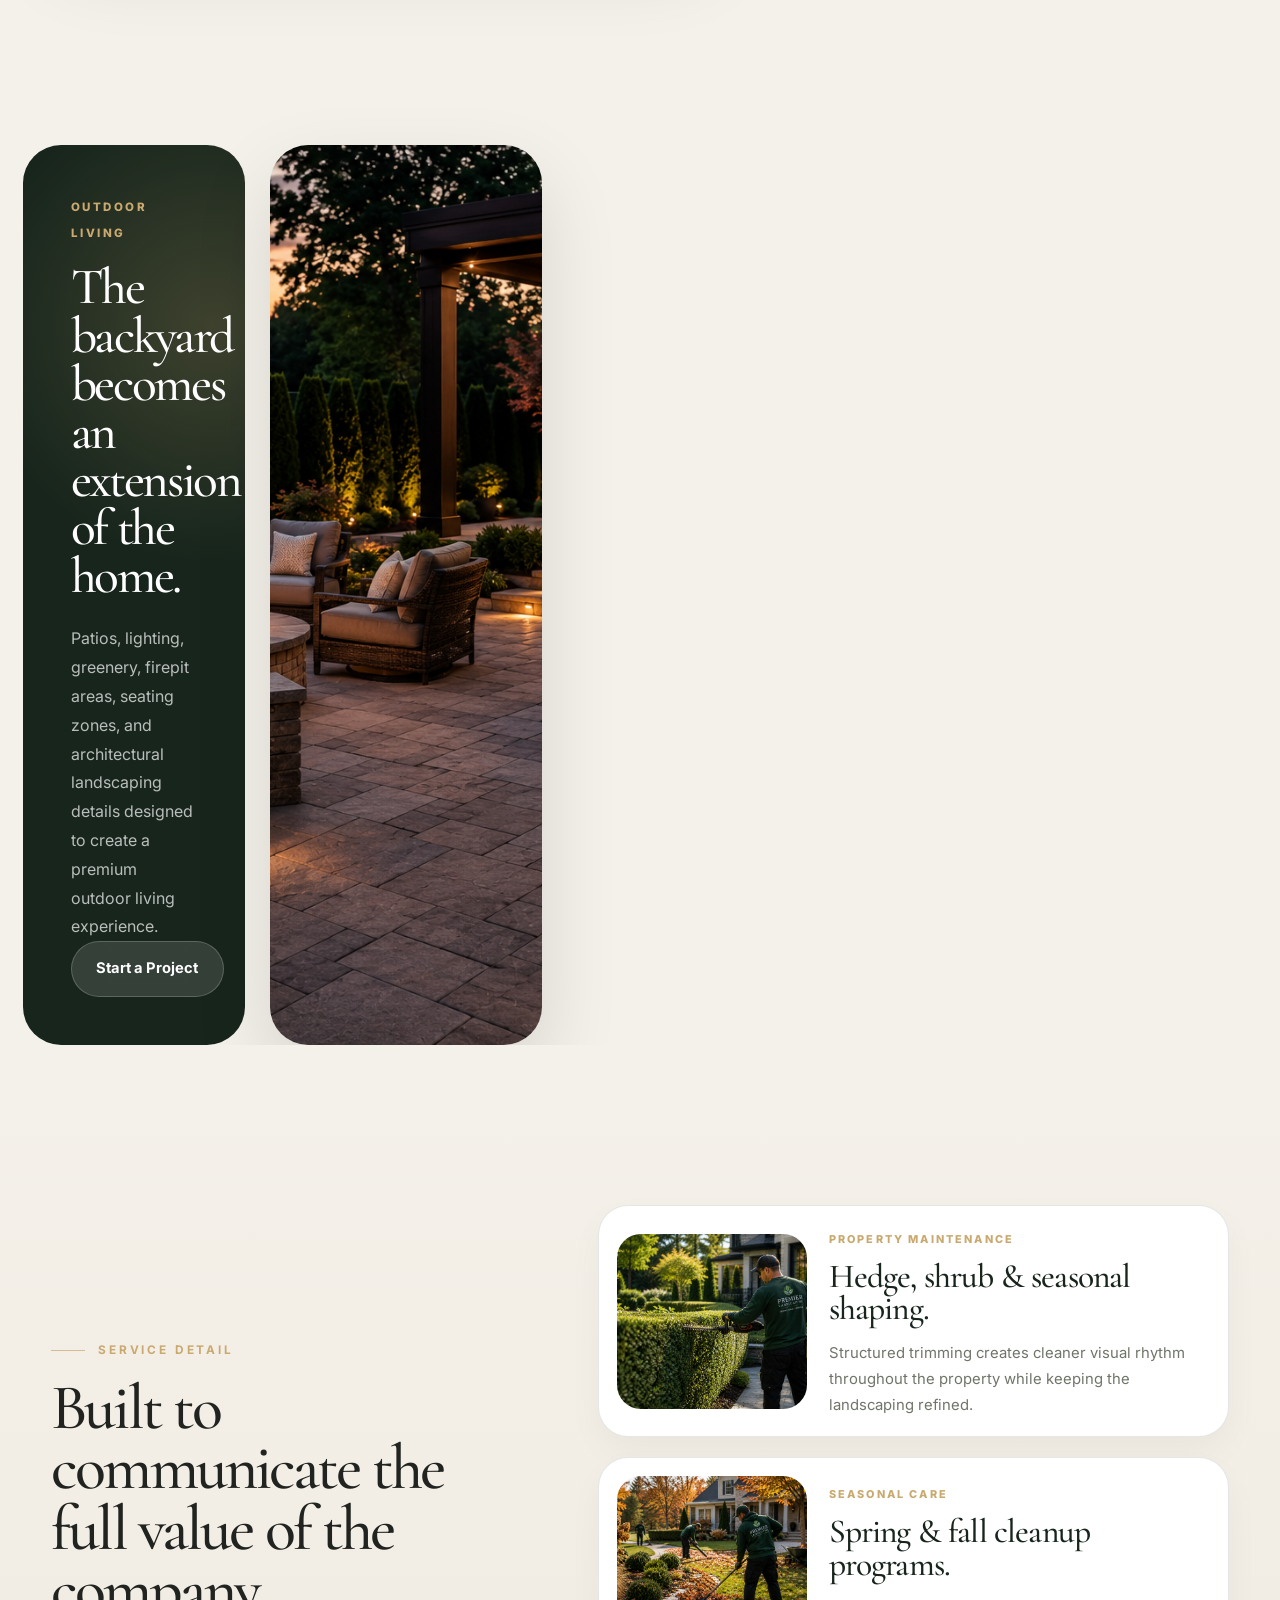
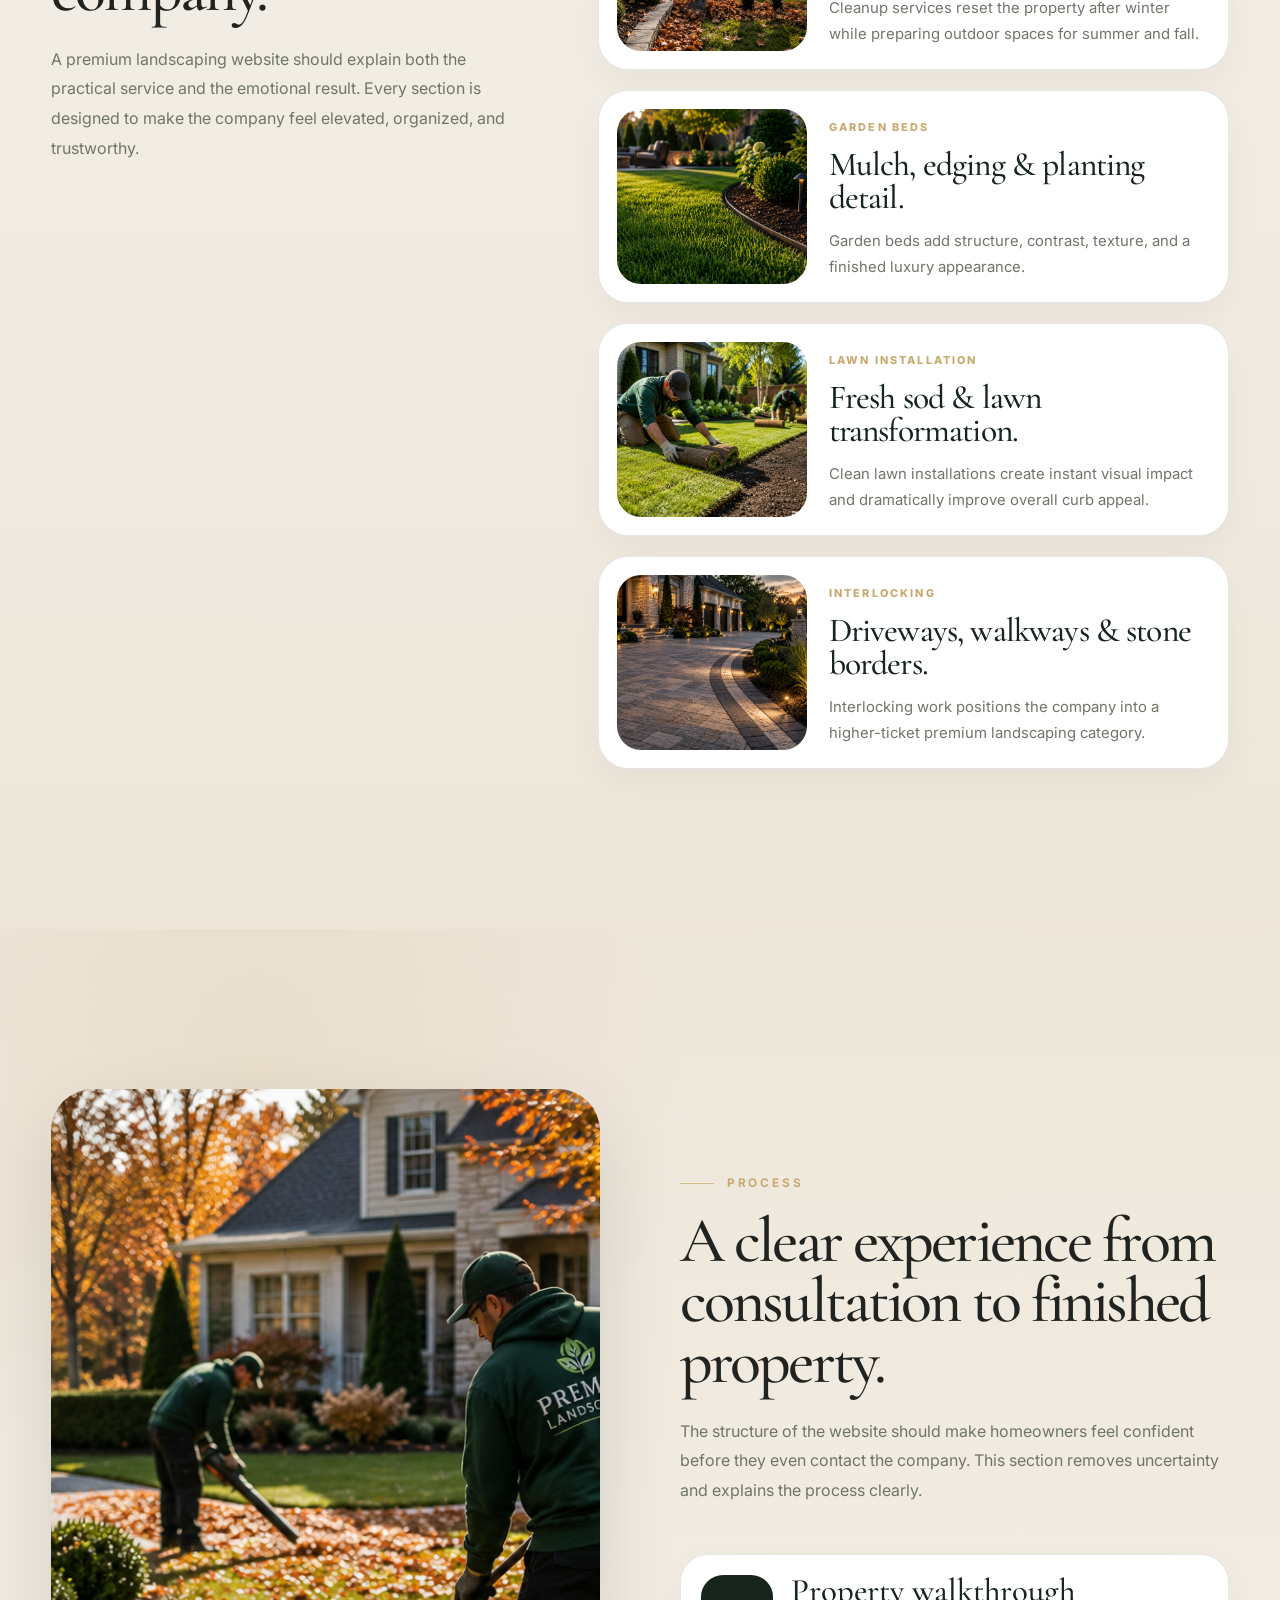
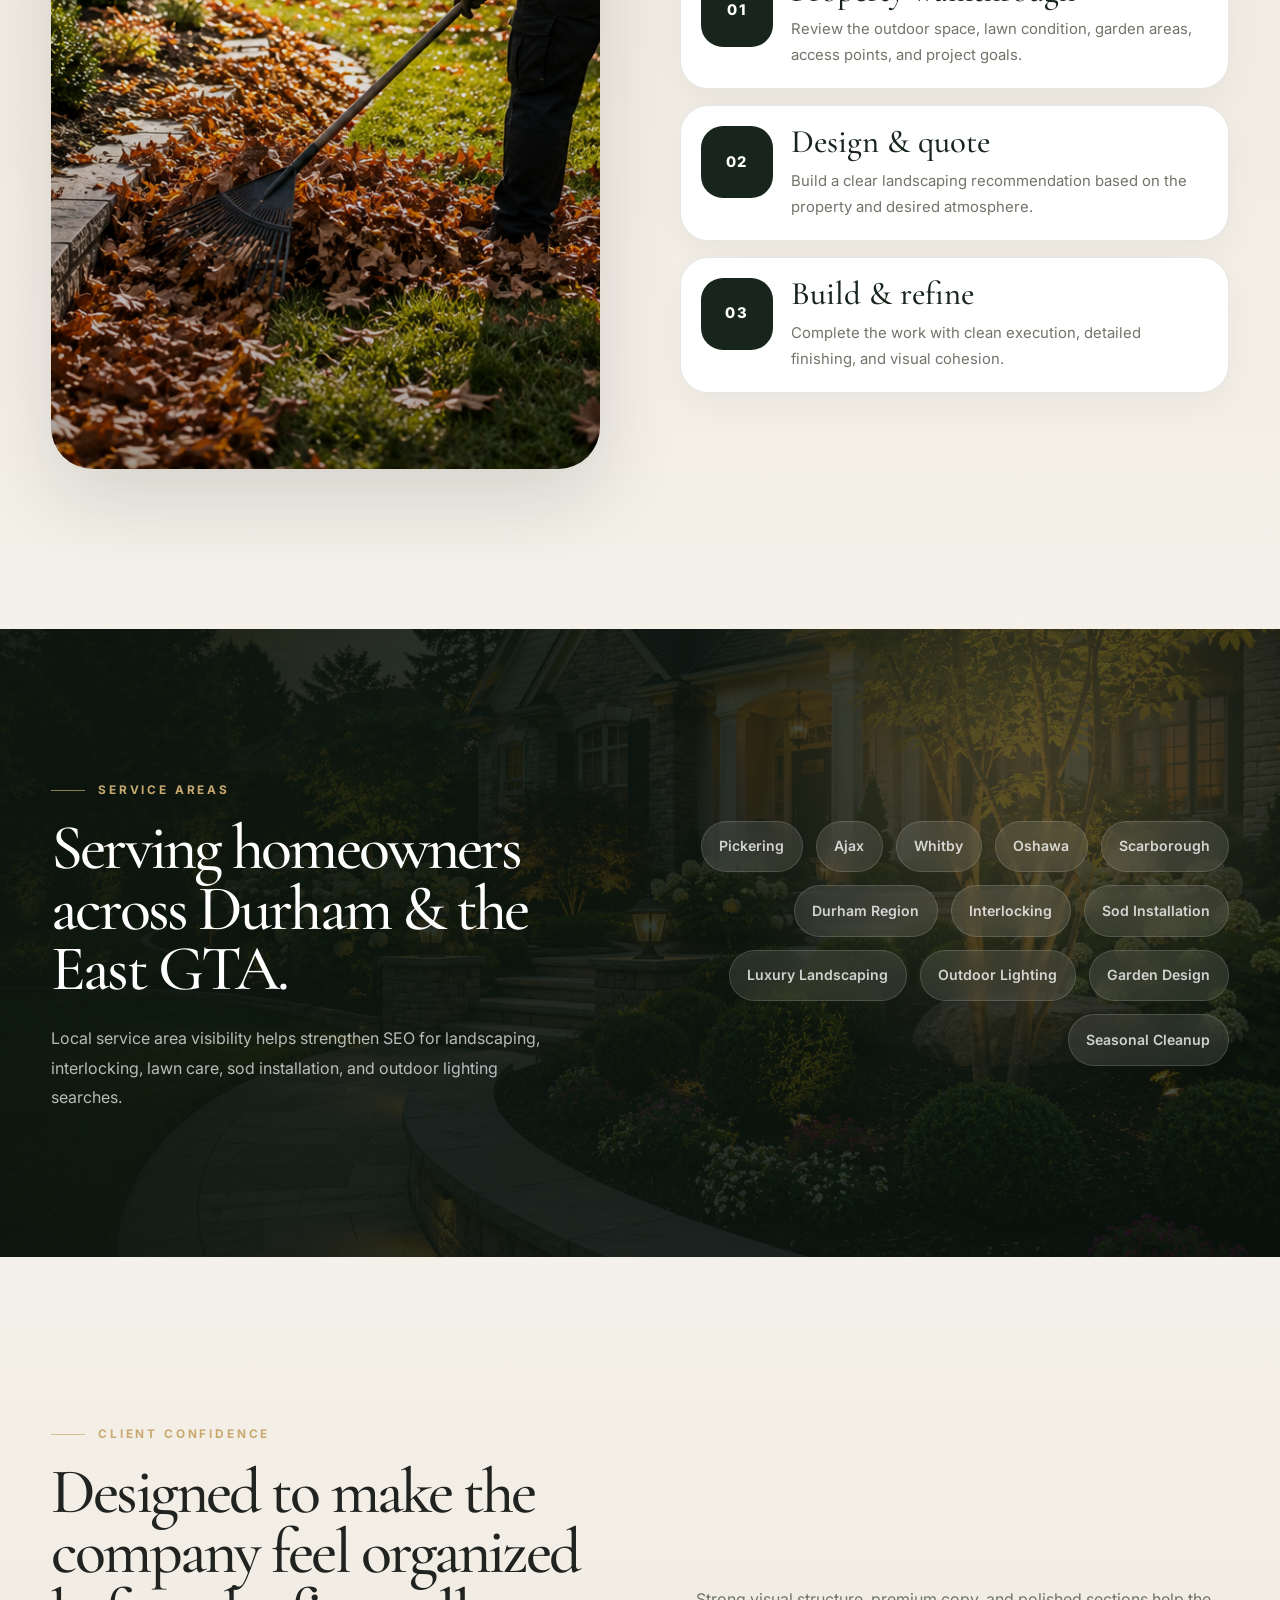
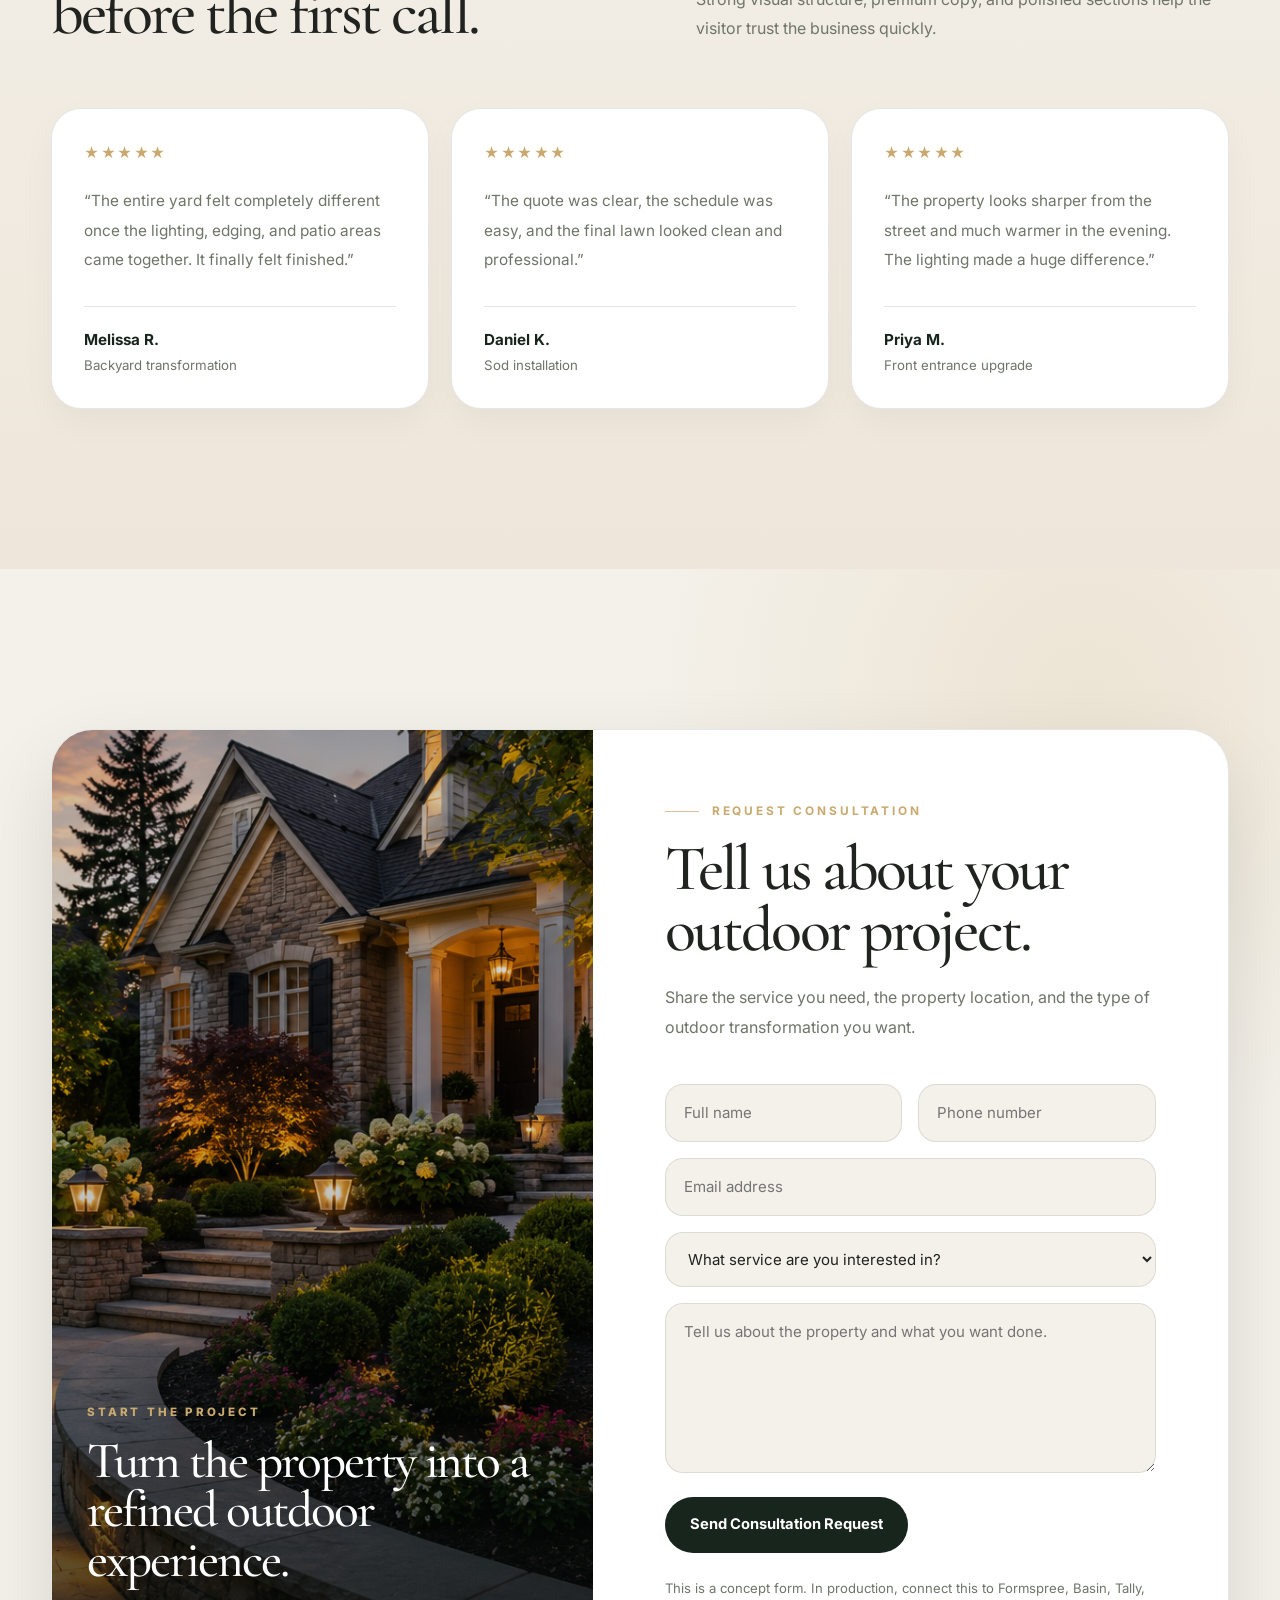
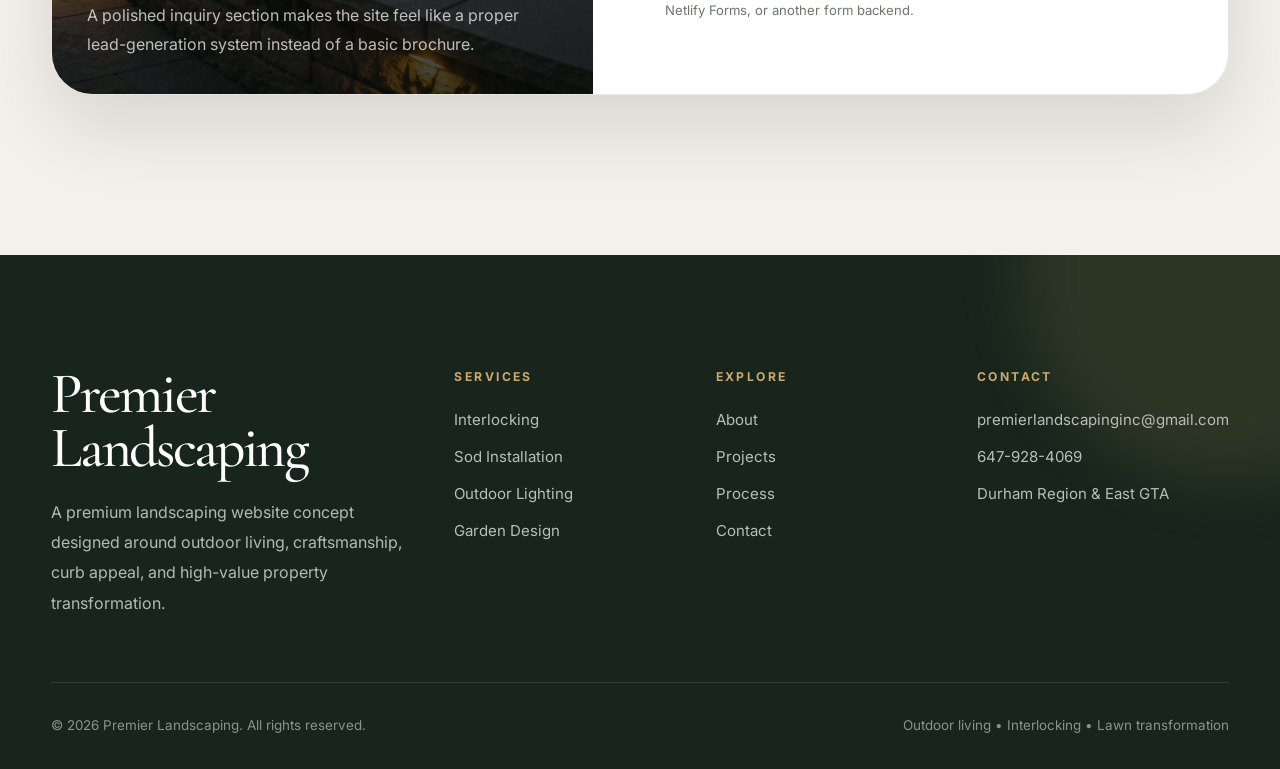
<file: LawnCareConcept_2.html>
<!DOCTYPE html>
<html lang="en">
<head>
  <meta charset="UTF-8" />
  <meta name="viewport" content="width=device-width, initial-scale=1.0" />

  <title>Premier Landscaping | Luxury Landscaping & Outdoor Living</title>

  <link rel="preconnect" href="https://fonts.googleapis.com">
  <link rel="preconnect" href="https://fonts.gstatic.com" crossorigin>
  <link href="https://fonts.googleapis.com/css2?family=Inter:wght@300;400;500;600;700;800&family=Cormorant+Garamond:wght@300;400;500;600;700&display=swap" rel="stylesheet">

  <style>
    :root {
      --bg: #f4f1ea;
      --cream: #eee6da;
      --cream-2: #e4d7c5;
      --sand: #d2b991;
      --gold: #c9a96f;
      --gold-soft: rgba(201, 169, 111, 0.22);
      --forest: #17251c;
      --forest-2: #243629;
      --forest-3: #314635;
      --charcoal: #171b18;
      --text: #20231f;
      --muted: #6f7569;
      --white: #ffffff;
      --line: rgba(23, 37, 28, 0.11);
      --line-light: rgba(255, 255, 255, 0.15);
      --shadow: 0 32px 80px rgba(0, 0, 0, 0.12);
      --soft-shadow: 0 20px 45px rgba(23, 37, 28, 0.08);
      --radius-lg: 38px;
      --radius-md: 26px;
      --radius-sm: 18px;
      --transition: all 0.42s ease;
    }

    * {
      box-sizing: border-box;
      margin: 0;
      padding: 0;
    }

    html {
      scroll-behavior: smooth;
    }

    body {
      font-family: "Inter", sans-serif;
      background: var(--bg);
      color: var(--text);
      line-height: 1.6;
      overflow-x: hidden;
    }

    img {
      width: 100%;
      display: block;
    }

    a {
      color: inherit;
      text-decoration: none;
    }

    ul {
      list-style: none;
    }

    button,
    input,
    select,
    textarea {
      font: inherit;
    }

    .container {
      width: min(1420px, 92%);
      margin: 0 auto;
    }

    .eyebrow {
      display: inline-flex;
      align-items: center;
      gap: 0.8rem;
      font-size: 0.74rem;
      font-weight: 700;
      text-transform: uppercase;
      letter-spacing: 0.24em;
      color: var(--gold);
    }

    .eyebrow::before {
      content: "";
      width: 34px;
      height: 1px;
      background: currentColor;
      opacity: 0.7;
    }

    .section-heading {
      font-family: "Cormorant Garamond", serif;
      font-size: clamp(2.7rem, 5vw, 5.7rem);
      font-weight: 500;
      line-height: 0.95;
      letter-spacing: -0.045em;
      color: var(--text);
      max-width: 850px;
    }

    .section-copy {
      color: var(--muted);
      font-size: 1rem;
      line-height: 1.85;
      max-width: 630px;
    }

    .btn {
      display: inline-flex;
      align-items: center;
      justify-content: center;
      gap: 0.85rem;
      min-height: 56px;
      padding: 0 1.55rem;
      border-radius: 999px;
      border: 1px solid transparent;
      background: var(--forest);
      color: var(--white);
      font-size: 0.92rem;
      font-weight: 700;
      cursor: pointer;
      transition: var(--transition);
      white-space: nowrap;
    }

    .btn:hover {
      transform: translateY(-3px);
      background: var(--forest-2);
      box-shadow: 0 20px 40px rgba(23, 37, 28, 0.18);
    }

    .btn-light {
      background: rgba(255, 255, 255, 0.13);
      border-color: rgba(255, 255, 255, 0.2);
      color: white;
      backdrop-filter: blur(18px);
    }

    .btn-light:hover {
      background: rgba(255, 255, 255, 0.2);
      box-shadow: none;
    }

    .btn-cream {
      background: var(--cream);
      color: var(--forest);
      border-color: rgba(23, 37, 28, 0.08);
    }

    .btn-cream:hover {
      background: white;
    }

    .grain {
      position: absolute;
      inset: 0;
      pointer-events: none;
      opacity: 0.055;
      background-image:
        radial-gradient(circle at 20% 20%, rgba(255,255,255,.8) 1px, transparent 1px),
        radial-gradient(circle at 80% 80%, rgba(0,0,0,.8) 1px, transparent 1px);
      background-size: 120px 120px;
      mix-blend-mode: overlay;
    }

    header {
      position: fixed;
      top: 0;
      left: 0;
      width: 100%;
      z-index: 1000;
      padding: 1.15rem 0;
      transition: var(--transition);
    }

    header.scrolled {
      padding: 0.75rem 0;
      background: rgba(244, 241, 234, 0.92);
      backdrop-filter: blur(22px);
      border-bottom: 1px solid rgba(23, 37, 28, 0.08);
      box-shadow: 0 15px 35px rgba(23, 37, 28, 0.06);
    }

    .nav-wrap {
      width: min(1480px, 94%);
      margin: 0 auto;
      display: flex;
      align-items: center;
      justify-content: space-between;
      gap: 2rem;
    }

    .logo {
      display: flex;
      align-items: center;
      gap: 1rem;
    }

    .logo-mark {
      width: 58px;
      height: 58px;
      border-radius: 50%;
      display: grid;
      place-items: center;
      border: 1px solid rgba(255, 255, 255, 0.36);
      background: rgba(255, 255, 255, 0.12);
      backdrop-filter: blur(18px);
      transition: var(--transition);
    }

    .logo-mark span {
      font-family: "Cormorant Garamond", serif;
      font-size: 1.65rem;
      color: white;
      letter-spacing: -0.04em;
      transition: var(--transition);
    }

    .logo-text {
      color: white;
      transition: var(--transition);
    }

    .logo-text h3 {
      font-size: 0.92rem;
      font-weight: 800;
      text-transform: uppercase;
      letter-spacing: 0.18em;
    }

    .logo-text p {
      margin-top: 0.2rem;
      font-size: 0.74rem;
      letter-spacing: 0.13em;
      color: rgba(255, 255, 255, 0.72);
    }

    .nav-links {
      display: flex;
      align-items: center;
      gap: 2.6rem;
      color: rgba(255, 255, 255, 0.88);
      font-size: 0.92rem;
      font-weight: 500;
      transition: var(--transition);
    }

    .nav-links a {
      position: relative;
      padding: 0.4rem 0;
    }

    .nav-links a::after {
      content: "";
      position: absolute;
      left: 0;
      bottom: 0;
      width: 0;
      height: 1px;
      background: currentColor;
      transition: var(--transition);
    }

    .nav-links a:hover::after {
      width: 100%;
    }

    header.scrolled .logo-mark {
      background: var(--forest);
      border-color: var(--forest);
    }

    header.scrolled .logo-text {
      color: var(--forest);
    }

    header.scrolled .logo-text p {
      color: var(--muted);
    }

    header.scrolled .nav-links {
      color: var(--forest);
    }

    .hero {
      min-height: 112vh;
      position: relative;
      display: flex;
      align-items: center;
      overflow: hidden;
      padding: 10rem 0 5rem;
      background:
        linear-gradient(90deg, rgba(8, 18, 12, 0.96) 0%, rgba(8, 18, 12, 0.86) 30%, rgba(8, 18, 12, 0.44) 58%, rgba(8, 18, 12, 0.18) 100%),
        url("assets/imgs/hero-backyard-dusk.jpg") center/cover no-repeat;
    }

    .hero::before {
      content: "";
      position: absolute;
      inset: 0;
      background:
        radial-gradient(circle at 14% 34%, rgba(23, 37, 28, 0.82), transparent 30%),
        linear-gradient(to bottom, rgba(0,0,0,0.14), rgba(0,0,0,0.38));
      pointer-events: none;
      z-index: 1;
    }

    .hero::after {
      content: "";
      position: absolute;
      left: 0;
      top: 0;
      width: 54%;
      height: 100%;
      background:
        linear-gradient(90deg, rgba(9,18,12,.76), rgba(9,18,12,.34), transparent);
      backdrop-filter: blur(1.6px);
      pointer-events: none;
      z-index: 1;
    }

    .hero-inner {
      width: min(1480px, 92%);
      margin: 0 auto;
      display: grid;
      grid-template-columns: minmax(0, 1fr) 540px;
      gap: 4rem;
      align-items: center;
      position: relative;
      z-index: 3;
    }

    .hero-copy {
      color: white;
      max-width: 760px;
      padding-top: 4rem;
    }

    .hero-kicker {
      margin-bottom: 1.7rem;
    }

    .hero-copy h1 {
      font-family: "Cormorant Garamond", serif;
      font-size: clamp(4.2rem, 8vw, 8.8rem);
      font-weight: 500;
      line-height: 0.86;
      letter-spacing: -0.065em;
      max-width: 760px;
      text-shadow: 0 20px 60px rgba(0,0,0,.28);
    }

    .hero-copy p {
      max-width: 570px;
      margin-top: 2rem;
      color: rgba(255, 255, 255, 0.75);
      font-size: 1.05rem;
      line-height: 1.85;
    }

    .hero-actions {
      display: flex;
      align-items: center;
      gap: 1rem;
      flex-wrap: wrap;
      margin-top: 2.5rem;
    }

    .hero-card {
      align-self: end;
      padding: 2.35rem;
      border-radius: 34px;
      background:
        linear-gradient(145deg, rgba(54, 43, 32, 0.78), rgba(22, 27, 22, 0.72)),
        rgba(255, 255, 255, 0.08);
      border: 1px solid rgba(255, 255, 255, 0.14);
      box-shadow: 0 35px 80px rgba(0, 0, 0, 0.28);
      backdrop-filter: blur(22px);
      color: white;
    }

    .hero-card small {
      display: block;
      margin-bottom: 1rem;
      color: rgba(255, 255, 255, 0.62);
      text-transform: uppercase;
      letter-spacing: 0.25em;
      font-size: 0.72rem;
      font-weight: 800;
    }

    .hero-card h3 {
      font-family: "Cormorant Garamond", serif;
      font-size: clamp(2rem, 3vw, 2.55rem);
      line-height: 1.08;
      font-weight: 500;
      letter-spacing: -0.025em;
      max-width: 560px;
    }

    .hero-card p {
      margin-top: 1.25rem;
      color: rgba(255, 255, 255, 0.72);
      line-height: 1.75;
      font-size: 0.98rem;
    }

    .hero-stats {
      margin-top: 2.3rem;
      display: grid;
      grid-template-columns: repeat(3, 1fr);
      gap: 1.2rem;
    }

    .stat {
      padding-top: 1.2rem;
      border-top: 1px solid rgba(255, 255, 255, 0.16);
    }

    .stat h4 {
      font-size: 1.55rem;
      line-height: 1;
      font-weight: 800;
      margin-bottom: 0.55rem;
    }

    .stat span {
      color: rgba(255, 255, 255, 0.64);
      font-size: 0.74rem;
      font-weight: 700;
      text-transform: uppercase;
      letter-spacing: 0.16em;
    }

    .hero-bottom-strip {
      position: absolute;
      left: 0;
      right: 0;
      bottom: 0;
      z-index: 4;
      border-top: 1px solid rgba(255, 255, 255, 0.12);
      background: rgba(15, 24, 17, 0.58);
      backdrop-filter: blur(20px);
    }

    .hero-service-row {
      width: min(1480px, 94%);
      margin: 0 auto;
      display: grid;
      grid-template-columns: repeat(5, 1fr);
    }

    .hero-service-pill {
      min-height: 76px;
      display: flex;
      align-items: center;
      gap: 0.9rem;
      padding: 1rem 1.2rem;
      color: rgba(255, 255, 255, 0.76);
      border-right: 1px solid rgba(255, 255, 255, 0.1);
      font-size: 0.9rem;
      font-weight: 600;
    }

    .hero-service-pill:first-child {
      border-left: 1px solid rgba(255, 255, 255, 0.1);
    }

    .hero-service-pill span {
      width: 34px;
      height: 34px;
      border-radius: 50%;
      display: grid;
      place-items: center;
      background: rgba(255, 255, 255, 0.1);
      color: var(--gold);
      font-size: 0.8rem;
      flex: 0 0 auto;
    }

    .scroll-note {
      position: absolute;
      right: 2.8rem;
      bottom: 9rem;
      z-index: 5;
      color: rgba(255,255,255,.7);
      font-size: .7rem;
      text-transform: uppercase;
      letter-spacing: .24em;
      writing-mode: vertical-rl;
    }

    .experience-band {
      position: relative;
      padding: 2.1rem 0;
      background: var(--forest);
      color: white;
      overflow: hidden;
      border-top: 1px solid rgba(255,255,255,.06);
      border-bottom: 1px solid rgba(255,255,255,.06);
    }

    .marquee {
      display: flex;
      gap: 4rem;
      width: max-content;
      white-space: nowrap;
      animation: marquee 24s linear infinite;
      color: rgba(255,255,255,.7);
      font-size: .82rem;
      font-weight: 700;
      letter-spacing: .22em;
      text-transform: uppercase;
    }

    .marquee span {
      display: inline-flex;
      align-items: center;
      gap: 4rem;
    }

    .marquee span::after {
      content: "";
      width: 8px;
      height: 8px;
      border-radius: 50%;
      background: var(--gold);
      opacity: .7;
    }

    @keyframes marquee {
      from {
        transform: translateX(0);
      }

      to {
        transform: translateX(-50%);
      }
    }

    .about {
      position: relative;
      padding: 10rem 0;
      overflow: hidden;
    }

    .about::before {
      content: "";
      position: absolute;
      top: -18rem;
      right: -12rem;
      width: 520px;
      height: 520px;
      border-radius: 50%;
      background: var(--gold-soft);
      filter: blur(40px);
      pointer-events: none;
    }

    .about-layout {
      display: grid;
      grid-template-columns: 0.95fr 1.05fr;
      gap: 6rem;
      align-items: center;
    }

    .about-visual {
      position: relative;
      min-height: 760px;
    }

    .about-main-img {
      position: absolute;
      top: 0;
      left: 0;
      width: 78%;
      height: 620px;
      border-radius: 42px;
      overflow: hidden;
      box-shadow: var(--shadow);
    }

    .about-main-img img {
      height: 100%;
      object-fit: cover;
    }

    .about-detail-img {
      position: absolute;
      right: 0;
      bottom: 0;
      width: 52%;
      height: 360px;
      border-radius: 34px;
      overflow: hidden;
      border: 12px solid var(--bg);
      box-shadow: var(--shadow);
    }

    .about-detail-img img {
      height: 100%;
      object-fit: cover;
    }

        .about-badge {
      position: absolute;
      right: 7%;
      top: 13%;
      z-index: 5;
      width: 190px;
      height: 190px;
      border-radius: 50%;
      background: var(--forest);
      color: white;
      display: grid;
      place-items: center;
      text-align: center;
      padding: 2rem;
      box-shadow: var(--shadow);
    }

    .about-badge h4 {
      font-family: "Cormorant Garamond", serif;
      font-size: 1.75rem;
      font-weight: 500;
      line-height: 1;
    }

    .about-copy {
      position: relative;
      z-index: 2;
    }

    .about-copy .section-heading {
      margin-top: 1.1rem;
    }

    .about-copy .section-copy {
      margin-top: 1.5rem;
    }

    .about-points {
      display: grid;
      grid-template-columns: repeat(2, 1fr);
      gap: 1.1rem;
      margin-top: 3rem;
    }

    .about-point {
      padding: 1.5rem;
      border-radius: 24px;
      background: white;
      border: 1px solid var(--line);
      box-shadow: 0 14px 35px rgba(23, 37, 28, 0.04);
      transition: var(--transition);
    }

    .about-point:hover {
      transform: translateY(-6px);
      box-shadow: var(--soft-shadow);
    }

    .about-point span {
      display: inline-grid;
      place-items: center;
      width: 38px;
      height: 38px;
      border-radius: 50%;
      background: rgba(201, 169, 111, 0.18);
      color: var(--forest);
      font-size: 0.8rem;
      font-weight: 800;
      margin-bottom: 1rem;
    }

    .about-point h3 {
      font-size: 1rem;
      margin-bottom: 0.55rem;
      color: var(--forest);
    }

    .about-point p {
      color: var(--muted);
      font-size: 0.92rem;
      line-height: 1.7;
    }

    .services {
      position: relative;
      padding: 10rem 0;
      background:
        radial-gradient(circle at 10% 15%, rgba(201, 169, 111, 0.16), transparent 28%),
        linear-gradient(to bottom, var(--cream), var(--bg));
      overflow: hidden;
    }

    .services-top {
      display: grid;
      grid-template-columns: 1fr 0.7fr;
      gap: 4rem;
      align-items: end;
      margin-bottom: 5rem;
    }

    .services-top .section-heading {
      margin-top: 1.1rem;
    }

    .service-grid {
      display: grid;
      grid-template-columns: repeat(3, 1fr);
      gap: 1.6rem;
    }

    .service-card {
      position: relative;
      overflow: hidden;
      min-height: 610px;
      border-radius: 34px;
      background: var(--forest);
      box-shadow: var(--soft-shadow);
      isolation: isolate;
      transition: var(--transition);
    }

    .service-card:hover {
      transform: translateY(-10px);
      box-shadow: var(--shadow);
    }

    .service-card img {
      position: absolute;
      inset: 0;
      height: 100%;
      object-fit: cover;
      z-index: -2;
      transition: transform 0.9s ease;
    }

    .service-card:hover img {
      transform: scale(1.06);
    }

    .service-card::before {
      content: "";
      position: absolute;
      inset: 0;
      background:
        linear-gradient(to top, rgba(7, 13, 9, 0.92), rgba(7, 13, 9, 0.28) 58%, rgba(7, 13, 9, 0.08)),
        radial-gradient(circle at top right, rgba(201, 169, 111, 0.28), transparent 34%);
      z-index: -1;
    }

    .service-card-content {
      height: 100%;
      min-height: 610px;
      display: flex;
      flex-direction: column;
      justify-content: flex-end;
      padding: 2rem;
      color: white;
    }

    .service-number {
      position: absolute;
      top: 1.4rem;
      right: 1.4rem;
      width: 54px;
      height: 54px;
      border-radius: 50%;
      display: grid;
      place-items: center;
      color: rgba(255, 255, 255, 0.85);
      background: rgba(255, 255, 255, 0.12);
      border: 1px solid rgba(255, 255, 255, 0.18);
      backdrop-filter: blur(14px);
      font-weight: 800;
      font-size: 0.84rem;
    }

    .service-card-content small {
      color: var(--gold);
      text-transform: uppercase;
      letter-spacing: 0.22em;
      font-size: 0.72rem;
      font-weight: 800;
      margin-bottom: 0.9rem;
    }

    .service-card-content h3 {
      font-family: "Cormorant Garamond", serif;
      font-size: 2.45rem;
      font-weight: 500;
      line-height: 0.98;
      letter-spacing: -0.03em;
      max-width: 360px;
    }

    .service-card-content p {
      margin-top: 1rem;
      color: rgba(255, 255, 255, 0.72);
      line-height: 1.75;
      font-size: 0.94rem;
      max-width: 360px;
    }

    .service-tags {
      display: flex;
      flex-wrap: wrap;
      gap: 0.55rem;
      margin-top: 1.5rem;
    }

    .service-tags span {
      padding: 0.55rem 0.75rem;
      border-radius: 999px;
      background: rgba(255, 255, 255, 0.11);
      border: 1px solid rgba(255, 255, 255, 0.14);
      color: rgba(255, 255, 255, 0.72);
      font-size: 0.74rem;
      font-weight: 700;
    }

    .showcase {
      padding: 10rem 0;
      background: var(--bg);
      position: relative;
      overflow: hidden;
    }

    .showcase::before {
      content: "";
      position: absolute;
      top: -12rem;
      left: -10rem;
      width: 500px;
      height: 500px;
      border-radius: 50%;
      background: rgba(23, 37, 28, 0.06);
      filter: blur(30px);
    }

    .showcase-head {
      display: grid;
      grid-template-columns: 1fr 0.72fr;
      gap: 4rem;
      align-items: end;
      margin-bottom: 5rem;
      position: relative;
      z-index: 2;
    }

    .showcase-head .section-heading {
      margin-top: 1.1rem;
    }

    .project-grid {
      display: grid;
      grid-template-columns: 1.15fr 0.85fr;
      gap: 1.6rem;
      align-items: stretch;
    }

    .project-main {
      position: relative;
      min-height: 720px;
      border-radius: 42px;
      overflow: hidden;
      box-shadow: var(--shadow);
      background: var(--forest);
      isolation: isolate;
    }

    .project-main img,
    .project-side img {
      height: 100%;
      object-fit: cover;
      transition: transform 0.9s ease;
    }

    .project-main:hover img,
    .project-side:hover img {
      transform: scale(1.05);
    }

    .project-main::after,
    .project-side::after {
      content: "";
      position: absolute;
      inset: 0;
      background: linear-gradient(to top, rgba(5, 10, 7, 0.78), rgba(5, 10, 7, 0.1) 62%);
    }

    .project-caption {
      position: absolute;
      left: 2.2rem;
      right: 2.2rem;
      bottom: 2.2rem;
      z-index: 3;
      color: white;
      max-width: 620px;
    }

    .project-caption small {
      display: block;
      color: var(--gold);
      text-transform: uppercase;
      letter-spacing: 0.23em;
      font-size: 0.72rem;
      font-weight: 800;
      margin-bottom: 0.9rem;
    }

    .project-caption h3 {
      font-family: "Cormorant Garamond", serif;
      font-size: clamp(2.7rem, 4vw, 4.2rem);
      font-weight: 500;
      line-height: 0.95;
      letter-spacing: -0.04em;
    }

    .project-caption p {
      margin-top: 1rem;
      color: rgba(255,255,255,.72);
      max-width: 560px;
    }

    .project-stack {
      display: grid;
      gap: 1.6rem;
    }

    .project-side {
      min-height: 352px;
      position: relative;
      border-radius: 34px;
      overflow: hidden;
      box-shadow: var(--soft-shadow);
      background: var(--forest);
      isolation: isolate;
    }

    .project-side .project-caption h3 {
      font-size: 2.35rem;
    }

    .project-side .project-caption {
      left: 1.6rem;
      right: 1.6rem;
      bottom: 1.6rem;
    }
        .wide-feature {
      margin-top: 1.6rem;
      display: grid;
      grid-template-columns: 0.9fr 1.1fr;
      gap: 1.6rem;
      align-items: stretch;
    }

    .wide-copy {
      min-height: 540px;
      border-radius: 38px;
      padding: 3rem;
      background:
        radial-gradient(circle at 85% 20%, rgba(201,169,111,.22), transparent 32%),
        var(--forest);
      color: white;
      display: flex;
      flex-direction: column;
      justify-content: space-between;
      overflow: hidden;
    }

    .wide-copy small {
      color: var(--gold);
      text-transform: uppercase;
      letter-spacing: 0.22em;
      font-size: 0.72rem;
      font-weight: 800;
    }

    .wide-copy h3 {
      margin-top: 1.2rem;
      font-family: "Cormorant Garamond", serif;
      font-size: clamp(2.8rem, 4vw, 4.7rem);
      font-weight: 500;
      line-height: 0.94;
      letter-spacing: -0.045em;
    }

    .wide-copy p {
      margin-top: 1.5rem;
      color: rgba(255,255,255,.7);
      max-width: 540px;
      line-height: 1.8;
    }

    .wide-image {
      min-height: 540px;
      border-radius: 38px;
      overflow: hidden;
      box-shadow: var(--shadow);
    }

    .wide-image img {
      height: 100%;
      object-fit: cover;
    }

    .service-depth {
      padding: 10rem 0;
      background:
        linear-gradient(to bottom, var(--bg), var(--cream));
      position: relative;
      overflow: hidden;
    }

    .depth-layout {
      display: grid;
      grid-template-columns: 0.85fr 1.15fr;
      gap: 5rem;
      align-items: start;
    }

    .depth-sticky {
      position: sticky;
      top: 8rem;
    }

    .depth-sticky .section-heading {
      margin-top: 1.1rem;
    }

    .depth-sticky .section-copy {
      margin-top: 1.5rem;
    }

    .depth-list {
      display: grid;
      gap: 1.2rem;
    }

    .depth-card {
      background: white;
      border: 1px solid var(--line);
      border-radius: 30px;
      padding: 1.15rem;
      display: grid;
      grid-template-columns: 190px 1fr;
      gap: 1.35rem;
      align-items: center;
      box-shadow: 0 15px 35px rgba(23,37,28,.04);
      transition: var(--transition);
    }

    .depth-card:hover {
      transform: translateY(-6px);
      box-shadow: var(--soft-shadow);
    }

    .depth-img {
      height: 175px;
      border-radius: 24px;
      overflow: hidden;
      background: var(--cream);
    }

    .depth-img img {
      height: 100%;
      object-fit: cover;
    }

    .depth-copy small {
      color: var(--gold);
      text-transform: uppercase;
      letter-spacing: 0.2em;
      font-size: 0.68rem;
      font-weight: 800;
    }

    .depth-copy h3 {
      margin-top: 0.65rem;
      font-family: "Cormorant Garamond", serif;
      font-size: 2.1rem;
      font-weight: 500;
      line-height: 0.98;
      letter-spacing: -0.025em;
      color: var(--forest);
    }

    .depth-copy p {
      margin-top: 0.85rem;
      color: var(--muted);
      font-size: 0.93rem;
      line-height: 1.75;
    }

    .process {
      padding: 10rem 0;
      background:
        radial-gradient(circle at 20% 12%, rgba(201,169,111,.15), transparent 28%),
        linear-gradient(to bottom, var(--cream), var(--bg));
      overflow: hidden;
    }

    .process-layout {
      display: grid;
      grid-template-columns: 1fr 1fr;
      gap: 5rem;
      align-items: center;
    }

.process-image {
  height: 100%;
  min-height: 980px;
  border-radius: 42px;
  overflow: hidden;
  box-shadow: var(--shadow);
  position: relative;
}

.process-image img {
  width: 100%;
  height: 100%;
  object-fit: cover;
  object-position: center center;
  display: block;
}

    .process-image::after {
      content: "";
      position: absolute;
      inset: 0;
      background: linear-gradient(to top, rgba(0,0,0,.36), transparent 56%);
    }

    .process-copy .section-heading {
      margin-top: 1.1rem;
    }

    .process-copy .section-copy {
      margin-top: 1.5rem;
    }

    .steps {
      margin-top: 3rem;
      display: grid;
      gap: 1rem;
    }

    .step {
      display: grid;
      grid-template-columns: 72px 1fr;
      gap: 1.15rem;
      padding: 1.25rem;
      border-radius: 28px;
      background: white;
      border: 1px solid var(--line);
      box-shadow: 0 14px 35px rgba(23,37,28,.04);
      transition: var(--transition);
    }

    .step:hover {
      transform: translateY(-5px);
      box-shadow: var(--soft-shadow);
    }

    .step-number {
      width: 72px;
      height: 72px;
      border-radius: 22px;
      background: var(--forest);
      color: white;
      display: grid;
      place-items: center;
      font-size: 0.92rem;
      font-weight: 800;
      letter-spacing: 0.12em;
    }

    .step h3 {
      font-family: "Cormorant Garamond", serif;
      font-size: 2.05rem;
      font-weight: 500;
      line-height: 1;
      color: var(--forest);
      margin-bottom: 0.55rem;
    }

    .step p {
      color: var(--muted);
      font-size: 0.93rem;
      line-height: 1.75;
    }

    .areas {
      position: relative;
      padding: 9rem 0;
      background: var(--forest);
      color: white;
      overflow: hidden;
      isolation: isolate;
    }

    .areas::before {
      content: "";
      position: absolute;
      inset: 0;
      background:
        linear-gradient(90deg, rgba(12,22,15,.94), rgba(12,22,15,.76)),
        url("assets/imgs/front-entrance-curb-appeal.jpg") center/cover no-repeat;
      z-index: -2;
    }

    .areas::after {
      content: "";
      position: absolute;
      inset: 0;
      background:
        radial-gradient(circle at 80% 20%, rgba(201,169,111,.26), transparent 30%);
      z-index: -1;
    }

    .areas-layout {
      display: grid;
      grid-template-columns: 0.9fr 1.1fr;
      gap: 4rem;
      align-items: center;
    }

    .areas .section-heading {
      color: white;
      margin-top: 1.1rem;
    }

    .areas .section-copy {
      color: rgba(255,255,255,.7);
      margin-top: 1.5rem;
    }

    .area-tags {
      display: flex;
      flex-wrap: wrap;
      gap: 0.8rem;
      justify-content: flex-end;
    }

    .area-tags span {
      padding: 0.85rem 1.1rem;
      border-radius: 999px;
      background: rgba(255,255,255,.1);
      border: 1px solid rgba(255,255,255,.15);
      color: rgba(255,255,255,.78);
      backdrop-filter: blur(14px);
      font-size: 0.88rem;
      font-weight: 600;
    }

    .testimonials {
      padding: 10rem 0;
      background:
        linear-gradient(to bottom, var(--bg), var(--cream));
    }

    .testimonial-head {
      display: flex;
      align-items: flex-end;
      justify-content: space-between;
      gap: 3rem;
      margin-bottom: 4rem;
    }

    .testimonial-head .section-heading {
      margin-top: 1.1rem;
    }

    .testimonial-grid {
      display: grid;
      grid-template-columns: repeat(3, 1fr);
      gap: 1.4rem;
    }

    .testimonial-card {
      padding: 2rem;
      background: white;
      border-radius: 30px;
      border: 1px solid var(--line);
      box-shadow: 0 14px 35px rgba(23,37,28,.04);
    }

    .stars {
      color: var(--gold);
      letter-spacing: 0.1em;
      margin-bottom: 1.4rem;
      font-size: 0.9rem;
    }

    .testimonial-card p {
      color: var(--muted);
      line-height: 1.9;
      font-size: 0.96rem;
    }

    .testimonial-name {
      margin-top: 2rem;
      padding-top: 1.3rem;
      border-top: 1px solid var(--line);
    }

    .testimonial-name strong {
      display: block;
      color: var(--forest);
      font-size: 0.95rem;
    }

    .testimonial-name span {
      display: block;
      margin-top: 0.2rem;
      color: var(--muted);
      font-size: 0.83rem;
    }

        .contact {
      padding: 10rem 0;
      background:
        radial-gradient(circle at 85% 10%, rgba(201,169,111,.18), transparent 28%),
        var(--bg);
      position: relative;
      overflow: hidden;
    }

    .contact-card {
      display: grid;
      grid-template-columns: 0.92fr 1.08fr;
      background: white;
      border-radius: 42px;
      overflow: hidden;
      border: 1px solid var(--line);
      box-shadow: var(--shadow);
    }

    .contact-visual {
      position: relative;
      min-height: 780px;
      overflow: hidden;
      isolation: isolate;
    }

    .contact-visual img {
      height: 100%;
      object-fit: cover;
    }

    .contact-visual::after {
      content: "";
      position: absolute;
      inset: 0;
      background:
        linear-gradient(to top, rgba(5,10,7,.78), rgba(5,10,7,.18) 58%);
      z-index: 1;
    }

    .contact-visual-content {
      position: absolute;
      left: 2.2rem;
      right: 2.2rem;
      bottom: 2.2rem;
      z-index: 2;
      color: white;
    }

    .contact-visual-content small {
      display: inline-block;
      color: var(--gold);
      text-transform: uppercase;
      letter-spacing: 0.24em;
      font-size: 0.72rem;
      font-weight: 800;
      margin-bottom: 1rem;
    }

    .contact-visual-content h3 {
      font-family: "Cormorant Garamond", serif;
      font-size: clamp(2.8rem, 4vw, 4.6rem);
      line-height: 0.96;
      letter-spacing: -0.04em;
      font-weight: 500;
      max-width: 520px;
    }

    .contact-visual-content p {
      margin-top: 1rem;
      color: rgba(255,255,255,.72);
      max-width: 470px;
      line-height: 1.8;
    }

    .contact-form-wrap {
      padding: 4.5rem;
      display: flex;
      flex-direction: column;
      justify-content: center;
    }

    .contact-form-wrap .section-heading {
      margin-top: 1.1rem;
      max-width: 700px;
    }

    .contact-form-wrap .section-copy {
      margin-top: 1.4rem;
      margin-bottom: 2.6rem;
      max-width: 560px;
    }

    form {
      display: grid;
      gap: 1rem;
    }

    .form-row {
      display: grid;
      grid-template-columns: 1fr 1fr;
      gap: 1rem;
    }

    input,
    textarea,
    select {
      width: 100%;
      border: 1px solid rgba(23,37,28,.1);
      background: var(--bg);
      border-radius: 18px;
      padding: 1rem 1.1rem;
      outline: none;
      transition: var(--transition);
      color: var(--text);
      font-size: 0.94rem;
    }

    input:focus,
    textarea:focus,
    select:focus {
      border-color: rgba(201,169,111,.7);
      background: white;
      box-shadow: 0 0 0 4px rgba(201,169,111,.12);
    }

    textarea {
      min-height: 170px;
      resize: vertical;
    }

    .form-submit {
      margin-top: 0.5rem;
      width: fit-content;
      border: none;
    }

    .form-note {
      color: var(--muted);
      font-size: 0.82rem;
      margin-top: 0.5rem;
      line-height: 1.7;
    }

    footer {
      position: relative;
      padding: 7rem 0 2rem;
      background: var(--forest);
      color: white;
      overflow: hidden;
    }

    footer::before {
      content: "";
      position: absolute;
      top: -12rem;
      right: -10rem;
      width: 420px;
      height: 420px;
      border-radius: 50%;
      background: rgba(201,169,111,.12);
      filter: blur(30px);
      pointer-events: none;
    }

    .footer-grid {
      display: grid;
      grid-template-columns: 1.25fr 0.75fr 0.75fr 0.85fr;
      gap: 3rem;
      padding-bottom: 4rem;
      border-bottom: 1px solid rgba(255,255,255,.1);
    }

    .footer-brand {
      position: relative;
      z-index: 2;
    }

    .footer-brand h2 {
      font-family: "Cormorant Garamond", serif;
      font-size: 3.6rem;
      line-height: 0.95;
      letter-spacing: -0.04em;
      font-weight: 500;
      max-width: 460px;
    }

    .footer-brand p {
      margin-top: 1.3rem;
      color: rgba(255,255,255,.68);
      max-width: 430px;
      line-height: 1.9;
    }

    .footer-col h4 {
      color: var(--gold);
      text-transform: uppercase;
      letter-spacing: 0.2em;
      font-size: 0.76rem;
      margin-bottom: 1.4rem;
    }

    .footer-col a,
    .footer-col p {
      display: block;
      margin-bottom: 0.8rem;
      color: rgba(255,255,255,.7);
      transition: var(--transition);
      font-size: 0.94rem;
    }

    .footer-col a:hover {
      color: white;
      transform: translateX(4px);
    }

    .footer-bottom {
      padding-top: 2rem;
      display: flex;
      align-items: center;
      justify-content: space-between;
      gap: 1rem;
      flex-wrap: wrap;
      color: rgba(255,255,255,.5);
      font-size: 0.84rem;
    }

    .reveal {
      opacity: 0;
      transform: translateY(50px);
      transition:
        opacity 1s ease,
        transform 1s ease;
    }

    .reveal.active {
      opacity: 1;
      transform: translateY(0);
    }

    @media (max-width: 1180px) {

      .hero-inner,
      .about-layout,
      .process-layout,
      .areas-layout,
      .contact-card,
      .services-top,
      .showcase-head,
      .wide-feature,
      .depth-layout {
        grid-template-columns: 1fr;
      }

      .hero {
        min-height: auto;
        padding-top: 10rem;
        padding-bottom: 10rem;
      }

      .hero-card {
        max-width: 700px;
      }

      .hero-service-row {
        grid-template-columns: repeat(2, 1fr);
      }

      .service-grid,
      .testimonial-grid,
      .footer-grid {
        grid-template-columns: 1fr;
      }

      .project-grid {
        grid-template-columns: 1fr;
      }

      .about-visual {
        min-height: 720px;
      }

      .depth-sticky {
        position: static;
      }

      .contact-visual {
        min-height: 540px;
      }

      .area-tags {
        justify-content: flex-start;
      }
    }

    @media (max-width: 820px) {

      .nav-links {
        display: none;
      }

      .logo-text h3 {
        font-size: 0.82rem;
      }

      .hero-copy h1 {
        font-size: 4.8rem;
      }

      .hero-service-row {
        grid-template-columns: 1fr;
      }

      .hero-card {
        padding: 2rem;
      }

      .hero-stats {
        grid-template-columns: 1fr;
      }

      .about-points,
      .form-row {
        grid-template-columns: 1fr;
      }

      .depth-card {
        grid-template-columns: 1fr;
      }

      .depth-img {
        height: 260px;
      }

      .contact-form-wrap {
        padding: 2rem;
      }

      .testimonial-head {
        flex-direction: column;
        align-items: flex-start;
      }

      .scroll-note {
        display: none;
      }
    }

    @media (max-width: 640px) {

      .hero {
        padding-top: 8.5rem;
      }

      .hero-copy h1 {
        font-size: 3.9rem;
      }

      .section-heading,
      .project-caption h3,
      .wide-copy h3,
      .footer-brand h2 {
        line-height: 1;
      }

      .about-main-img,
      .about-detail-img,
      .about-badge {
        position: relative;
        width: 100%;
        height: auto;
        inset: auto;
      }

      .about-main-img {
        height: 420px;
      }

      .about-detail-img {
        height: 260px;
        margin-top: 1rem;
        border-width: 8px;
      }

      .about-badge {
        margin-top: 1rem;
        border-radius: 28px;
        height: auto;
        padding: 2rem;
      }

      .about-visual {
        min-height: auto;
      }

      .project-main {
        min-height: 560px;
      }

      .project-side {
        min-height: 320px;
      }

      .service-card,
      .service-card-content {
        min-height: 520px;
      }

      .process-image {
        min-height: 520px;
      }

      .contact-visual {
        min-height: 420px;
      }

      .footer-bottom {
        flex-direction: column;
        align-items: flex-start;
      }
    }
  </style>
</head>

<body>

  <header id="header">

    <div class="nav-wrap">

      <a href="#" class="logo">

        <div class="logo-mark">
          <span>PL</span>
        </div>

        <div class="logo-text">
          <h3>Premier Landscaping</h3>
          <p>Luxury Landscaping & Outdoor Living</p>
        </div>

      </a>

      <nav class="nav-links">
        <a href="#about">About</a>
        <a href="#services">Services</a>
        <a href="#gallery">Projects</a>
        <a href="#process">Process</a>
        <a href="#contact">Contact</a>
      </nav>

    </div>

  </header>

  <section class="hero">

    <div class="grain"></div>

    <div class="hero-inner">

      <div class="hero-copy reveal">

        <div class="hero-kicker">
          <span class="eyebrow">
            Premium Landscaping & Outdoor Living
          </span>
        </div>

        <h1>
          Outdoor spaces
          designed to feel
          elevated and calm.
        </h1>

        <p>
          Premium landscaping, interlocking, sod installation, outdoor lighting,
          and property transformations designed with architectural detail and
          clean visual balance.
        </p>

        <div class="hero-actions">
          <a href="#contact" class="btn">
            Request Consultation
          </a>

          <a href="#gallery" class="btn btn-light">
            View Transformations
          </a>
        </div>

      </div>

      <div class="hero-card reveal">

        <small>Property Experience</small>

        <h3>
          Landscaping that transforms how the property feels day and night.
        </h3>

        <p>
          Designed for homeowners who care about atmosphere, curb appeal,
          lighting, and cohesive outdoor living spaces.
        </p>

        <div class="hero-stats">

          <div class="stat">
            <h4>120+</h4>
            <span>Projects</span>
          </div>

          <div class="stat">
            <h4>8+</h4>
            <span>Years</span>
          </div>

          <div class="stat">
            <h4>5★</h4>
            <span>Rating</span>
          </div>

        </div>

      </div>

    </div>

    <div class="scroll-note">
      Scroll Down
    </div>

    <div class="hero-bottom-strip">

      <div class="hero-service-row">

        <div class="hero-service-pill">
          <span>01</span>
          Luxury Lawn Care
        </div>

        <div class="hero-service-pill">
          <span>02</span>
          Interlocking
        </div>

        <div class="hero-service-pill">
          <span>03</span>
          Sod Installation
        </div>

        <div class="hero-service-pill">
          <span>04</span>
          Outdoor Lighting
        </div>

        <div class="hero-service-pill">
          <span>05</span>
          Seasonal Cleanup
        </div>

      </div>

    </div>

  </section>

    <section class="experience-band">

    <div class="marquee">

      <span>Landscape Architecture</span>
      <span>Outdoor Lighting</span>
      <span>Interlocking</span>
      <span>Luxury Patios</span>
      <span>Garden Design</span>
      <span>Sod Installation</span>
      <span>Property Transformation</span>

      <span>Landscape Architecture</span>
      <span>Outdoor Lighting</span>
      <span>Interlocking</span>
      <span>Luxury Patios</span>
      <span>Garden Design</span>
      <span>Sod Installation</span>
      <span>Property Transformation</span>

    </div>

  </section>

  <section class="about" id="about">

    <div class="container">

      <div class="about-layout">

        <div class="about-visual reveal">

          <div class="about-main-img">
            <img
              src="assets/imgs/stone-patio-living.jpg"
              alt="Luxury outdoor patio"
            >
          </div>

          <div class="about-detail-img">
            <img
              src="assets/imgs/lawn-mulch-detail.jpg"
              alt="Landscape detail"
            >
          </div>

          <div class="about-badge">
            <div>
              <h4>
                Premium outdoor spaces with architectural detail.
              </h4>
            </div>
          </div>

        </div>

        <div class="about-copy reveal">

          <span class="eyebrow">
            About Premier Landscaping
          </span>

          <h2 class="section-heading">
            Landscaping designed with the same attention as interior spaces.
          </h2>

          <p class="section-copy">
            Premier Landscaping creates outdoor environments that feel calm,
            clean, elevated, and intentional. Every lawn edge, garden bed,
            patio, and lighting element is designed to work together as one
            complete property experience.
          </p>

          <div class="about-points">

            <div class="about-point">

              <span>01</span>

              <h3>
                Architectural Layouts
              </h3>

              <p>
                Clean visual rhythm through pathways, interlocking,
                lawn transitions, and structured planting systems.
              </p>

            </div>

            <div class="about-point">

              <span>02</span>

              <h3>
                Lighting Atmosphere
              </h3>

              <p>
                Evening lighting systems designed to create warmth,
                depth, contrast, and luxury curb appeal.
              </p>

            </div>

            <div class="about-point">

              <span>03</span>

              <h3>
                Premium Materials
              </h3>

              <p>
                Stone, greenery, mulch, hardscape finishes,
                and modern landscaping materials selected carefully.
              </p>

            </div>

            <div class="about-point">

              <span>04</span>

              <h3>
                Cohesive Property Design
              </h3>

              <p>
                Front entrance, backyard, driveway,
                and garden areas designed as one connected environment.
              </p>

            </div>

          </div>

        </div>

      </div>

    </div>

  </section>

  <section class="services" id="services">

    <div class="container">

      <div class="services-top reveal">

        <div>

          <span class="eyebrow">
            Signature Services
          </span>

          <h2 class="section-heading">
            Landscaping focused on atmosphere,
            detail, and property transformation.
          </h2>

        </div>

        <p class="section-copy">
          Every service is positioned around premium outdoor transformation
          rather than basic maintenance work.
        </p>

      </div>

      <div class="service-grid">

        <article class="service-card reveal">

          <img
            src="assets/imgs/driveway-landscape-detail.jpg"
            alt="Interlocking driveway"
          >

          <div class="service-number">
            01
          </div>

          <div class="service-card-content">

            <small>Interlocking & Hardscape</small>

            <h3>
              Stone driveways,
              walkways & patios.
            </h3>

            <p>
              Premium interlocking systems designed to improve curb appeal,
              structure, and overall property presentation.
            </p>

            <div class="service-tags">
              <span>Driveways</span>
              <span>Patios</span>
              <span>Walkways</span>
            </div>

          </div>

        </article>

        <article class="service-card reveal">

          <img
            src="assets/imgs/sod-installation-closeup.jpg"
            alt="Fresh sod installation"
          >

          <div class="service-number">
            02
          </div>

          <div class="service-card-content">

            <small>Lawn Transformation</small>

            <h3>
              Sod installation
              & property refresh.
            </h3>

            <p>
              Lawn grading, edging, sod installation,
              and clean green spaces designed to instantly elevate the property.
            </p>

            <div class="service-tags">
              <span>Sod</span>
              <span>Grading</span>
              <span>Lawn Care</span>
            </div>

          </div>

        </article>

        <article class="service-card reveal">

          <img
            src="assets/imgs/garden-lighting-detail.jpg"
            alt="Outdoor landscape lighting"
          >

          <div class="service-number">
            03
          </div>

          <div class="service-card-content">

            <small>Landscape Lighting</small>

            <h3>
              Evening lighting
              & outdoor atmosphere.
            </h3>

            <p>
              Lighting systems that create warmth, texture,
              architectural contrast, and luxury nighttime curb appeal.
            </p>

            <div class="service-tags">
              <span>Lighting</span>
              <span>Warmth</span>
              <span>Night Design</span>
            </div>

          </div>

        </article>

      </div>

    </div>

  </section>

  <section class="showcase" id="gallery">

    <div class="container">

      <div class="showcase-head reveal">

        <div>

          <span class="eyebrow">
            Featured Projects
          </span>

          <h2 class="section-heading">
            Every image should make the property
            feel premium and intentional.
          </h2>

        </div>

        <p class="section-copy">
          The imagery throughout the website is positioned strategically
          so the landscaping itself becomes the main emotional selling point.
        </p>

      </div>

      <div class="project-grid">

        <article class="project-main reveal">

          <img
            src="assets/imgs/aerial-property-view.jpg"
            alt="Luxury aerial landscape project"
          >

          <div class="project-caption">

            <small>
              Full Property Transformation
            </small>

            <h3>
              Landscaping designed with scale,
              lighting, lawn, and outdoor living zones.
            </h3>

            <p>
              Large imagery helps position the business as capable of
              complete high-value outdoor transformations.
            </p>

          </div>

        </article>

        <div class="project-stack">

          <article class="project-side reveal">

            <img
              src="assets/imgs/front-entrance-curb-appeal.jpg"
              alt="Front entrance landscaping"
            >

            <div class="project-caption">

              <small>
                Front Entrance
              </small>

              <h3>
                Curb appeal built through structure and detail.
              </h3>

            </div>

          </article>

          <article class="project-side reveal">

            <img
              src="assets/imgs/garden-lighting-detail.jpg"
              alt="Outdoor garden lighting"
            >

            <div class="project-caption">

              <small>
                Evening Atmosphere
              </small>

              <h3>
                Lighting that transforms the property after sunset.
              </h3>

            </div>

          </article>

        </div>

      </div>

    </div>

  </section>

    <section class="wide-feature">

    <div class="container">

      <div class="wide-feature">

        <div class="wide-copy reveal">

          <div>

            <small>
              Outdoor Living
            </small>

            <h3>
              The backyard becomes an extension of the home.
            </h3>

            <p>
              Patios, lighting, greenery, firepit areas, seating zones,
              and architectural landscaping details designed to create
              a premium outdoor living experience.
            </p>

          </div>

          <div>
            <a href="#contact" class="btn btn-light">
              Start a Project
            </a>
          </div>

        </div>

        <div class="wide-image reveal">

          <img
            src="assets/imgs/stone-patio-living.jpg"
            alt="Luxury outdoor patio"
          >

        </div>

      </div>

    </div>

  </section>

  <section class="service-depth">

    <div class="container">

      <div class="depth-layout">

        <div class="depth-sticky reveal">

          <span class="eyebrow">
            Service Detail
          </span>

          <h2 class="section-heading">
            Built to communicate the full value of the company.
          </h2>

          <p class="section-copy">
            A premium landscaping website should explain both
            the practical service and the emotional result.
            Every section is designed to make the company feel elevated,
            organized, and trustworthy.
          </p>

        </div>

        <div class="depth-list">

          <article class="depth-card reveal">

            <div class="depth-img">
              <img
                src="assets/imgs/hedge-trimming-service.jpg"
                alt="Hedge trimming service"
              >
            </div>

            <div class="depth-copy">

              <small>
                Property Maintenance
              </small>

              <h3>
                Hedge, shrub & seasonal shaping.
              </h3>

              <p>
                Structured trimming creates cleaner visual rhythm
                throughout the property while keeping the landscaping refined.
              </p>

            </div>

          </article>

          <article class="depth-card reveal">

            <div class="depth-img">
              <img
                src="assets/imgs/seasonal-cleanup.jpg"
                alt="Seasonal cleanup"
              >
            </div>

            <div class="depth-copy">

              <small>
                Seasonal Care
              </small>

              <h3>
                Spring & fall cleanup programs.
              </h3>

              <p>
                Cleanup services reset the property after winter
                while preparing outdoor spaces for summer and fall.
              </p>

            </div>

          </article>

          <article class="depth-card reveal">

            <div class="depth-img">
              <img
                src="assets/imgs/lawn-mulch-detail.jpg"
                alt="Mulch bed landscaping"
              >
            </div>

            <div class="depth-copy">

              <small>
                Garden Beds
              </small>

              <h3>
                Mulch, edging & planting detail.
              </h3>

              <p>
                Garden beds add structure, contrast,
                texture, and a finished luxury appearance.
              </p>

            </div>

          </article>

          <article class="depth-card reveal">

            <div class="depth-img">
              <img
                src="assets/imgs/sod-installation-closeup.jpg"
                alt="Sod installation"
              >
            </div>

            <div class="depth-copy">

              <small>
                Lawn Installation
              </small>

              <h3>
                Fresh sod & lawn transformation.
              </h3>

              <p>
                Clean lawn installations create instant visual impact
                and dramatically improve overall curb appeal.
              </p>

            </div>

          </article>

          <article class="depth-card reveal">

            <div class="depth-img">
              <img
                src="assets/imgs/driveway-landscape-detail.jpg"
                alt="Interlocking driveway detail"
              >
            </div>

            <div class="depth-copy">

              <small>
                Interlocking
              </small>

              <h3>
                Driveways, walkways & stone borders.
              </h3>

              <p>
                Interlocking work positions the company
                into a higher-ticket premium landscaping category.
              </p>

            </div>

          </article>

        </div>

      </div>

    </div>

  </section>

  <section class="process" id="process">

    <div class="container">

      <div class="process-layout">

        <div class="process-image reveal">

          <img
            src="assets/imgs/seasonal-cleanup.jpg"
            alt="Landscape work process"
          >

        </div>

        <div class="process-copy reveal">

          <span class="eyebrow">
            Process
          </span>

          <h2 class="section-heading">
            A clear experience from consultation to finished property.
          </h2>

          <p class="section-copy">
            The structure of the website should make homeowners feel
            confident before they even contact the company.
            This section removes uncertainty and explains the process clearly.
          </p>

          <div class="steps">

            <div class="step">

              <div class="step-number">
                01
              </div>

              <div>

                <h3>
                  Property walkthrough
                </h3>

                <p>
                  Review the outdoor space, lawn condition,
                  garden areas, access points, and project goals.
                </p>

              </div>

            </div>

            <div class="step">

              <div class="step-number">
                02
              </div>

              <div>

                <h3>
                  Design & quote
                </h3>

                <p>
                  Build a clear landscaping recommendation
                  based on the property and desired atmosphere.
                </p>

              </div>

            </div>

            <div class="step">

              <div class="step-number">
                03
              </div>

              <div>

                <h3>
                  Build & refine
                </h3>

                <p>
                  Complete the work with clean execution,
                  detailed finishing, and visual cohesion.
                </p>

              </div>

            </div>

          </div>

        </div>

      </div>

    </div>

  </section>

  <section class="areas">

    <div class="container">

      <div class="areas-layout">

        <div class="reveal">

          <span class="eyebrow">
            Service Areas
          </span>

          <h2 class="section-heading">
            Serving homeowners across Durham & the East GTA.
          </h2>

          <p class="section-copy">
            Local service area visibility helps strengthen SEO for
            landscaping, interlocking, lawn care, sod installation,
            and outdoor lighting searches.
          </p>

        </div>

        <div class="area-tags reveal">

          <span>Pickering</span>
          <span>Ajax</span>
          <span>Whitby</span>
          <span>Oshawa</span>
          <span>Scarborough</span>
          <span>Durham Region</span>
          <span>Interlocking</span>
          <span>Sod Installation</span>
          <span>Luxury Landscaping</span>
          <span>Outdoor Lighting</span>
          <span>Garden Design</span>
          <span>Seasonal Cleanup</span>

        </div>

      </div>

    </div>

  </section>

    <section class="testimonials">

    <div class="container">

      <div class="testimonial-head reveal">

        <div>
          <span class="eyebrow">Client Confidence</span>

          <h2 class="section-heading">
            Designed to make the company feel organized before the first call.
          </h2>
        </div>

        <p class="section-copy">
          Strong visual structure, premium copy, and polished sections help the visitor trust the business quickly.
        </p>

      </div>

      <div class="testimonial-grid">

        <div class="testimonial-card reveal">
          <div class="stars">★★★★★</div>

          <p>
            “The entire yard felt completely different once the lighting, edging,
            and patio areas came together. It finally felt finished.”
          </p>

          <div class="testimonial-name">
            <strong>Melissa R.</strong>
            <span>Backyard transformation</span>
          </div>
        </div>

        <div class="testimonial-card reveal">
          <div class="stars">★★★★★</div>

          <p>
            “The quote was clear, the schedule was easy, and the final lawn
            looked clean and professional.”
          </p>

          <div class="testimonial-name">
            <strong>Daniel K.</strong>
            <span>Sod installation</span>
          </div>
        </div>

        <div class="testimonial-card reveal">
          <div class="stars">★★★★★</div>

          <p>
            “The property looks sharper from the street and much warmer in the evening.
            The lighting made a huge difference.”
          </p>

          <div class="testimonial-name">
            <strong>Priya M.</strong>
            <span>Front entrance upgrade</span>
          </div>
        </div>

      </div>

    </div>

  </section>

  <section class="contact" id="contact">

    <div class="container">

      <div class="contact-card reveal">

        <div class="contact-visual">

          <img
            src="assets/imgs/front-entrance-curb-appeal.jpg"
            alt="Front entrance landscaping"
          >

          <div class="contact-visual-content">
            <small>Start The Project</small>

            <h3>
              Turn the property into a refined outdoor experience.
            </h3>

            <p>
              A polished inquiry section makes the site feel like a proper
              lead-generation system instead of a basic brochure.
            </p>
          </div>

        </div>

        <div class="contact-form-wrap">

          <span class="eyebrow">Request Consultation</span>

          <h2 class="section-heading">
            Tell us about your outdoor project.
          </h2>

          <p class="section-copy">
            Share the service you need, the property location,
            and the type of outdoor transformation you want.
          </p>

          <form>

            <div class="form-row">
              <input type="text" placeholder="Full name">
              <input type="tel" placeholder="Phone number">
            </div>

            <input type="email" placeholder="Email address">

            <select>
              <option>What service are you interested in?</option>
              <option>Interlocking / driveway / walkway</option>
              <option>Sod installation</option>
              <option>Lawn care program</option>
              <option>Garden design / mulch beds</option>
              <option>Outdoor lighting</option>
              <option>Seasonal cleanup</option>
              <option>Full property transformation</option>
            </select>

            <textarea placeholder="Tell us about the property and what you want done."></textarea>

            <button class="btn form-submit" type="submit">
              Send Consultation Request
            </button>

            <p class="form-note">
              This is a concept form. In production, connect this to Formspree,
              Basin, Tally, Netlify Forms, or another form backend.
            </p>

          </form>

        </div>

      </div>

    </div>

  </section>

  <footer>

    <div class="container">

      <div class="footer-grid">

        <div class="footer-brand">
          <h2>
            Premier Landscaping
          </h2>

          <p>
            A premium landscaping website concept designed around outdoor living,
            craftsmanship, curb appeal, and high-value property transformation.
          </p>
        </div>

        <div class="footer-col">
          <h4>Services</h4>
          <a href="#services">Interlocking</a>
          <a href="#services">Sod Installation</a>
          <a href="#services">Outdoor Lighting</a>
          <a href="#services">Garden Design</a>
        </div>

        <div class="footer-col">
          <h4>Explore</h4>
          <a href="#about">About</a>
          <a href="#gallery">Projects</a>
          <a href="#process">Process</a>
          <a href="#contact">Contact</a>
        </div>

        <div class="footer-col">
          <h4>Contact</h4>
          <p>premierlandscapinginc@gmail.com</p>
          <p>647-928-4069</p>
          <p>Durham Region & East GTA</p>
        </div>

      </div>

      <div class="footer-bottom">
        <span>© 2026 Premier Landscaping. All rights reserved.</span>
        <span>Outdoor living • Interlocking • Lawn transformation</span>
      </div>

    </div>

  </footer>

  <script>
    const header = document.getElementById("header");
    const revealElements = document.querySelectorAll(".reveal");

    window.addEventListener("scroll", () => {
      if (window.scrollY > 40) {
        header.classList.add("scrolled");
      } else {
        header.classList.remove("scrolled");
      }
    });

    const revealOnScroll = () => {
      revealElements.forEach((element) => {
        const elementTop = element.getBoundingClientRect().top;
        const windowHeight = window.innerHeight;

        if (elementTop < windowHeight - 90) {
          element.classList.add("active");
        }
      });
    };

    window.addEventListener("scroll", revealOnScroll);
    window.addEventListener("load", revealOnScroll);
  </script>

</body>
</html>
</file>
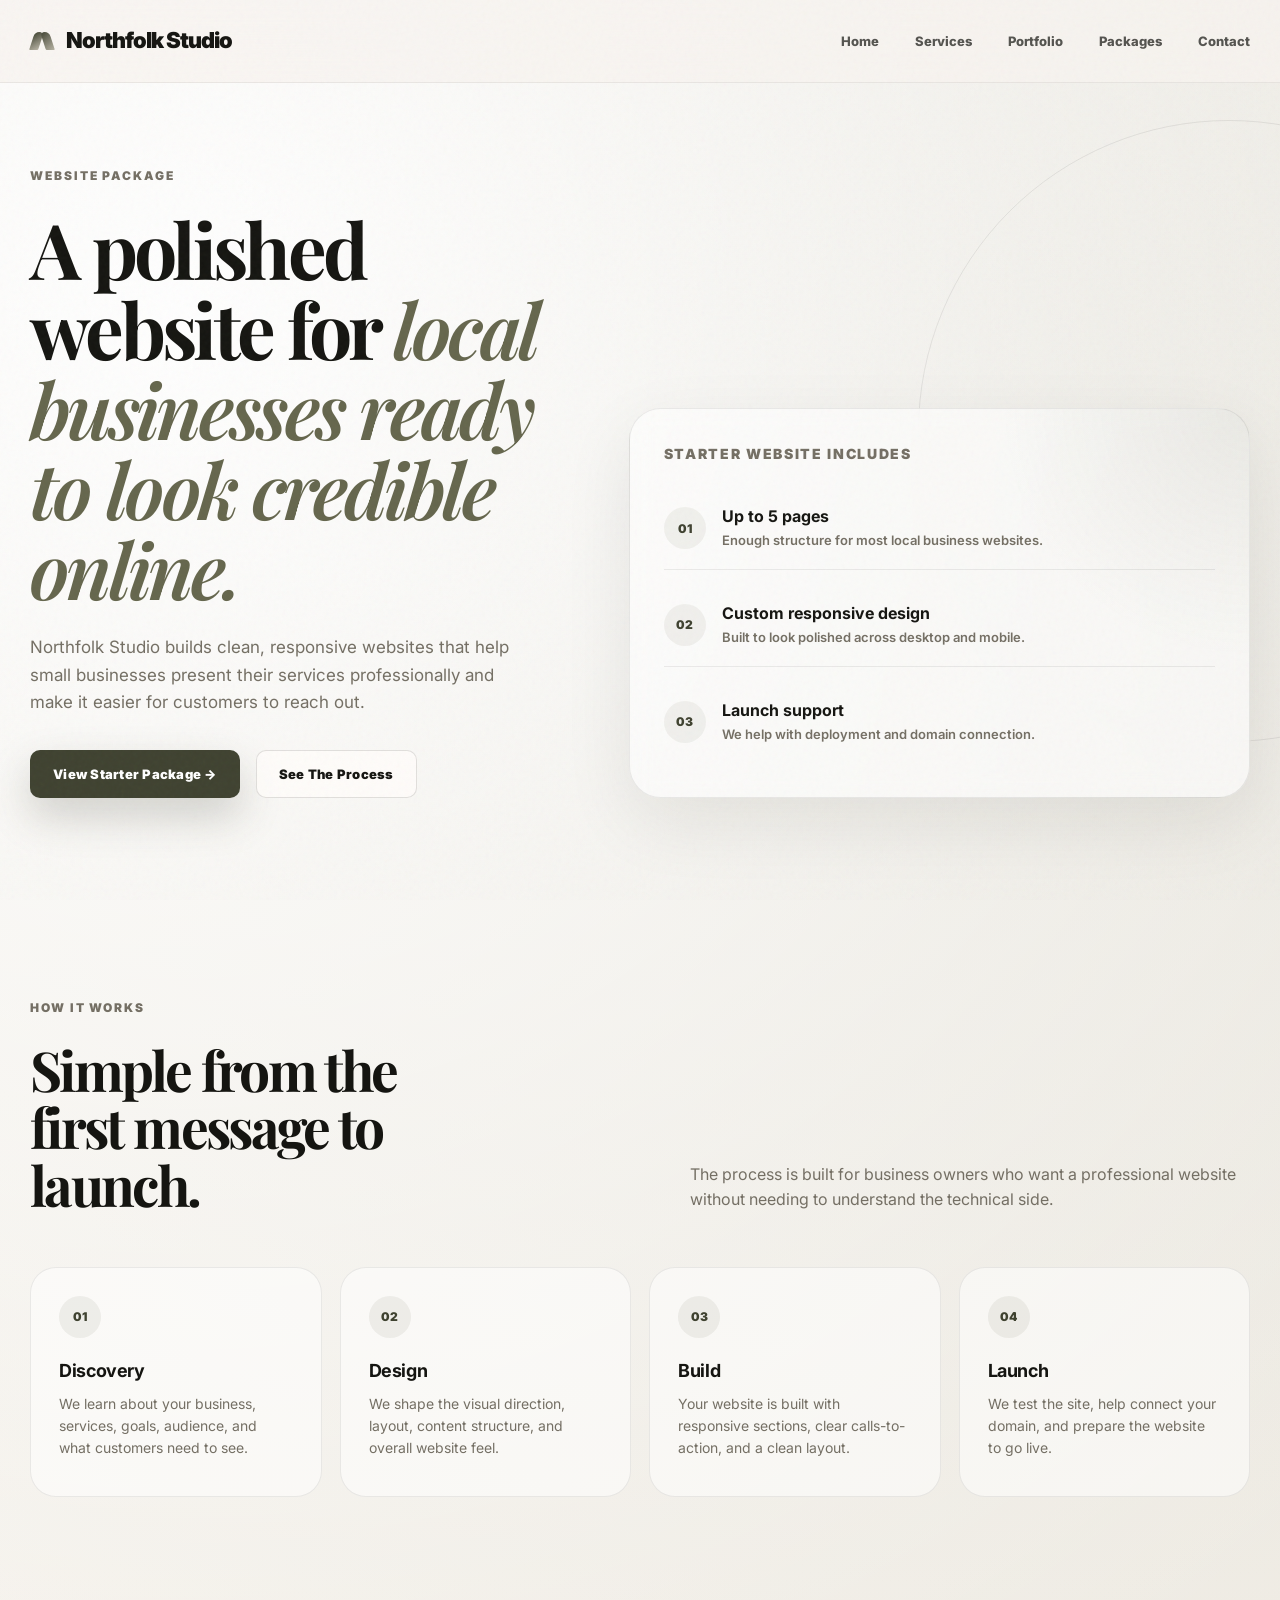
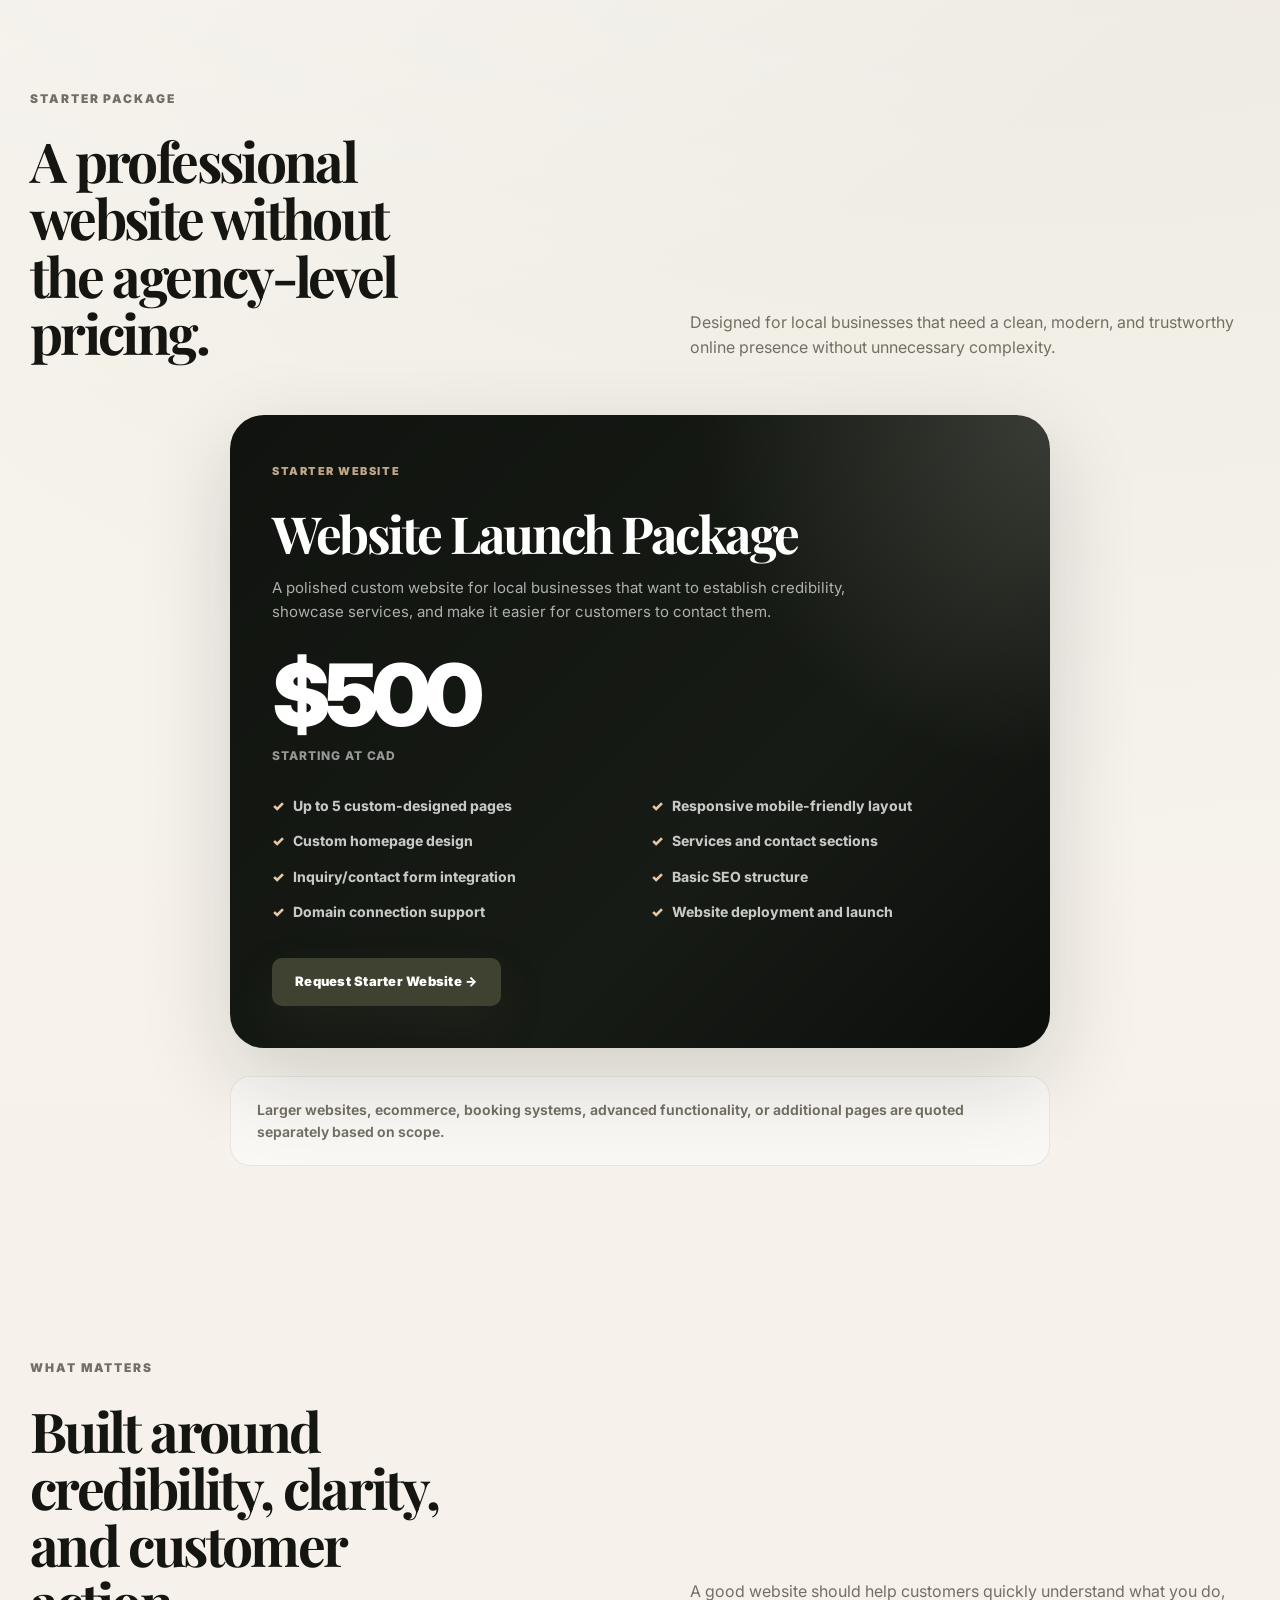
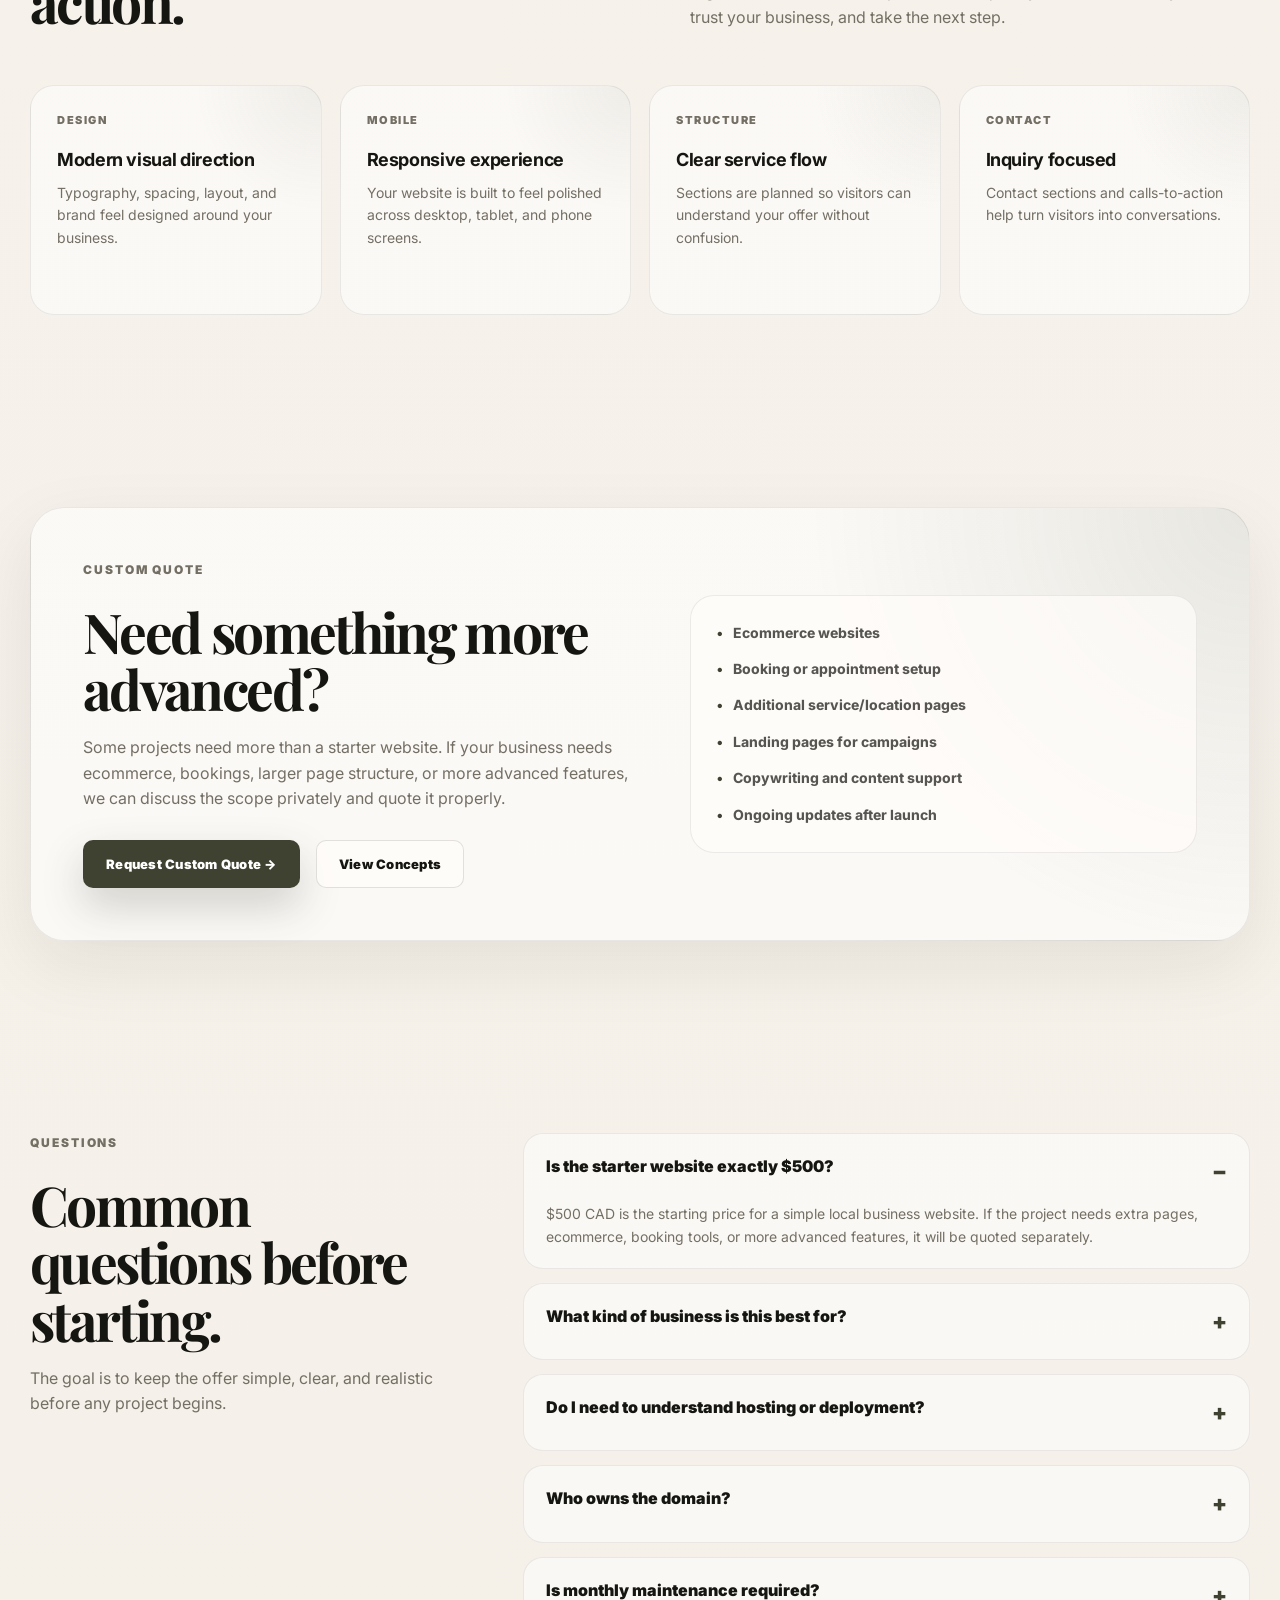
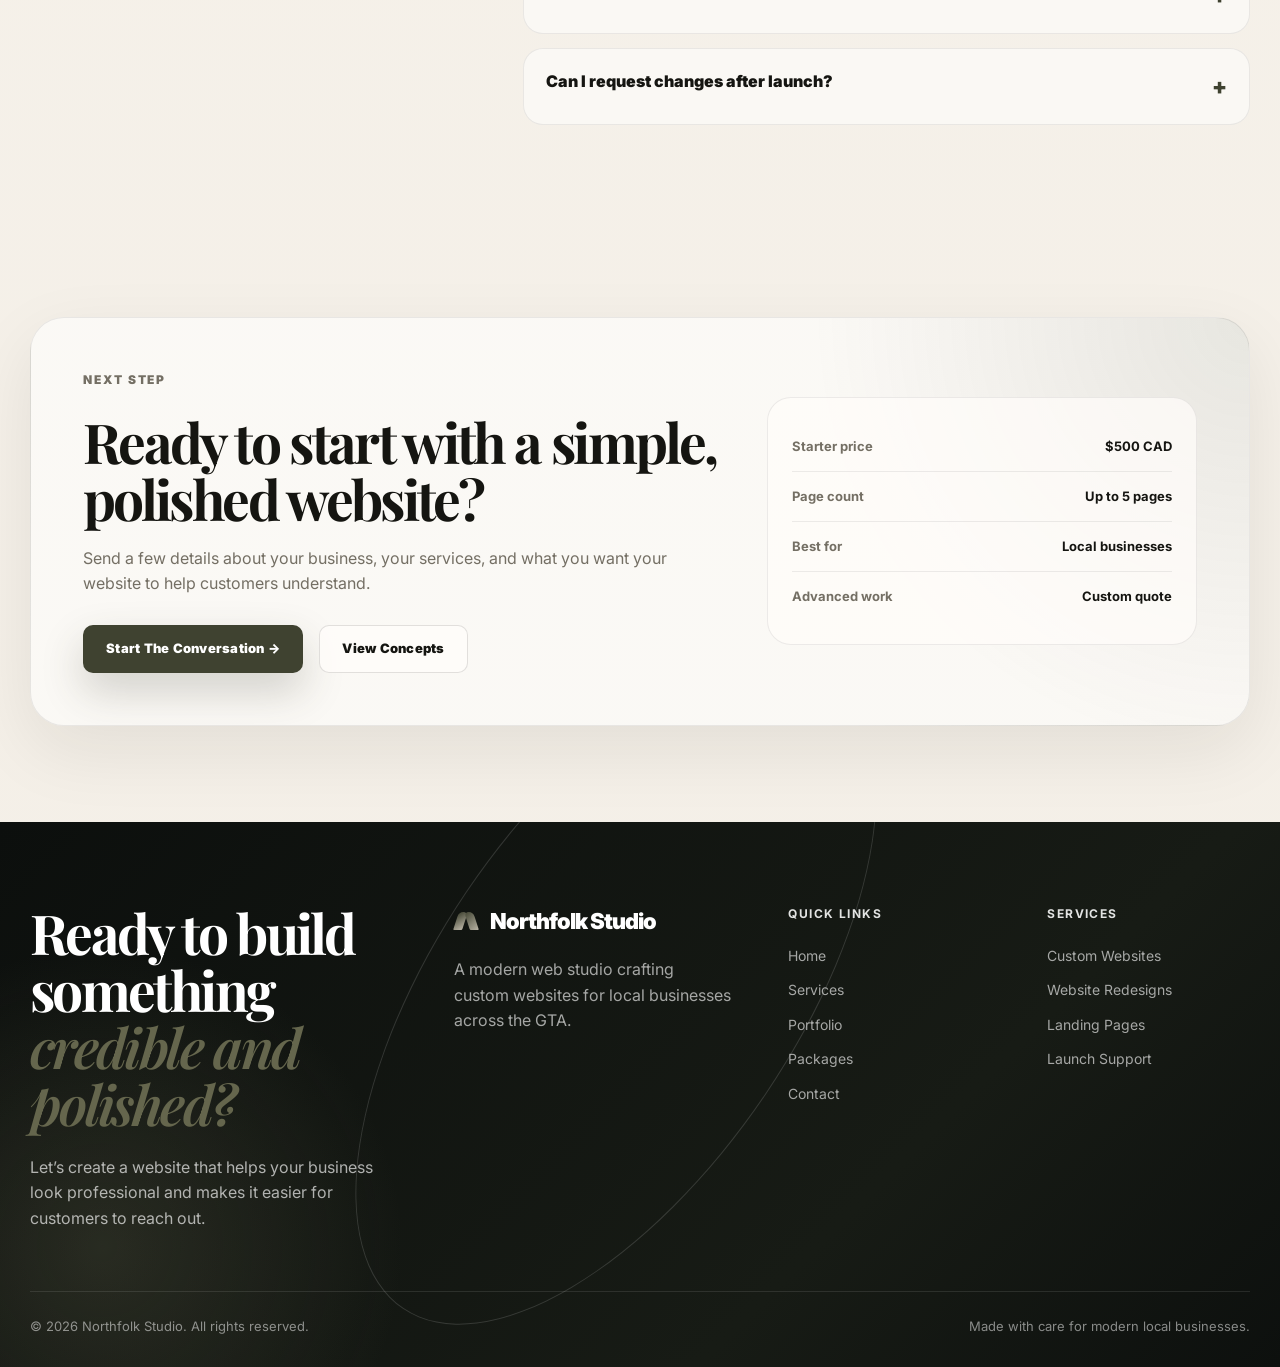
<file: packages.html>
<!DOCTYPE html>
<html lang="en">
<head>
  <meta charset="UTF-8" />
  <meta name="viewport" content="width=device-width, initial-scale=1.0" />

  <title>Packages | Northfolk Studio</title>
  <meta name="description" content="Starter website package from Northfolk Studio for local businesses that need a clean, modern, and professional online presence." />

  <link rel="preconnect" href="https://fonts.googleapis.com">
  <link rel="preconnect" href="https://fonts.gstatic.com" crossorigin>
  <link href="https://fonts.googleapis.com/css2?family=Inter:wght@400;500;600;700;800;900&family=Playfair+Display:ital,wght@0,600;0,700;1,600;1,700&display=swap" rel="stylesheet">

  <style>
    :root {
      --bg: #f7f4ef;
      --ink: #151511;
      --muted: #746f64;
      --line: rgba(21, 21, 17, 0.12);
      --line-soft: rgba(21, 21, 17, 0.075);
      --olive: #65664d;
      --olive-dark: #3f4230;
      --cream: #fbf8f0;
      --dark: #10130f;
      --shadow: 0 30px 90px rgba(21, 21, 17, 0.13);
      --max: 1220px;
    }

    * { box-sizing: border-box; margin: 0; padding: 0; }
    html { scroll-behavior: smooth; overflow-x: hidden; }

    body {
      font-family: "Inter", sans-serif;
      color: var(--ink);
      line-height: 1.6;
      overflow-x: hidden;
      background:
        radial-gradient(circle at 14% 5%, rgba(255,255,255,.96), transparent 28%),
        radial-gradient(circle at 82% 8%, rgba(101,102,77,.13), transparent 34%),
        linear-gradient(180deg, #f8f5ef 0%, #f4efe7 100%);
    }

    body::before {
      content: "";
      position: fixed;
      inset: 0;
      pointer-events: none;
      z-index: 9999;
      opacity: .035;
      background-image: url("data:image/svg+xml,%3Csvg viewBox='0 0 250 250' xmlns='http://www.w3.org/2000/svg'%3E%3Cfilter id='noiseFilter'%3E%3CfeTurbulence type='fractalNoise' baseFrequency='0.85' numOctaves='3' stitchTiles='stitch'/%3E%3C/filter%3E%3Crect width='100%25' height='100%25' filter='url(%23noiseFilter)'/%3E%3C/svg%3E");
    }

    a { color: inherit; text-decoration: none; }

    .container {
      width: min(var(--max), calc(100% - 48px));
      margin: 0 auto;
    }



    header {
      position: fixed;
      top: 0;
      left: 0;
      width: 100%;
      z-index: 1000;
      background: rgba(247, 244, 239, .76);
      backdrop-filter: blur(22px);
      border-bottom: 1px solid rgba(21,21,17,.065);
    }

    .navbar {
      height: 82px;
      display: flex;
      align-items: center;
      justify-content: space-between;
      gap: 28px;
    }

    .brand {
      display: flex;
      align-items: center;
      gap: 12px;
      font-weight: 900;
      letter-spacing: -.045em;
      font-size: 22px;
    }

    .brand-mark {
      width: 24px;
      height: 24px;
      position: relative;
      display: inline-block;
      flex: 0 0 auto;
    }

    .brand-mark::before,
    .brand-mark::after {
      content: "";
      position: absolute;
      top: 3px;
      width: 9px;
      height: 18px;
      border-radius: 9px 9px 2px 2px;
      background: linear-gradient(145deg, var(--olive-dark), #b9b4a5);
      transform: skewX(-18deg);
    }

    .brand-mark::before { left: 2px; }
    .brand-mark::after { right: 2px; transform: skewX(18deg); }

    .nav-links {
      display: flex;
      align-items: center;
      gap: 36px;
      font-size: 13px;
      font-weight: 800;
    }

    .nav-links a {
      position: relative;
      color: rgba(21,21,17,.72);
    }

    .nav-links a:hover { color: var(--ink); }

    .nav-links a.active::after {
      content: "";
      width: 5px;
      height: 5px;
      border-radius: 99px;
      background: var(--ink);
      position: absolute;
      left: 50%;
      transform: translateX(-50%);
      bottom: -15px;
    }

    .mobile-toggle {
      display: none;
      width: 46px;
      height: 46px;
      border: 1px solid var(--line);
      border-radius: 12px;
      background: rgba(255,255,255,.58);
      cursor: pointer;
    }

    .mobile-toggle span {
      display: block;
      width: 19px;
      height: 2px;
      background: var(--ink);
      margin: 5px auto;
      border-radius: 99px;
    }

    .mobile-menu { display: none; }

    .btn {
      display: inline-flex;
      align-items: center;
      justify-content: center;
      gap: 10px;
      min-height: 48px;
      padding: 0 22px;
      border-radius: 10px;
      border: 1px solid transparent;
      font-weight: 900;
      font-size: 13px;
      letter-spacing: .02em;
      transition: transform .25s ease, box-shadow .25s ease, background .25s ease;
      cursor: pointer;
      white-space: nowrap;
    }

    .btn:hover { transform: translateY(-3px); }

    .btn-primary {
      background: var(--olive-dark);
      color: #fff;
      box-shadow: 0 18px 42px rgba(63,66,48,.22);
    }

    .btn-primary:hover { background: #303326; }

    .btn-light {
      background: rgba(255,253,250,.78);
      color: var(--ink);
      border: 1px solid var(--line);
    }

    .btn-light:hover {
      background: #fff;
      box-shadow: 0 14px 34px rgba(21,21,17,.08);
    }

    h1, h2, h3 {
      font-family: "Playfair Display", serif;
      letter-spacing: -.048em;
      line-height: 1.04;
      font-weight: 700;
    }

    h1 { font-size: clamp(48px, 6vw, 82px); max-width: 820px; }
    h2 { font-size: clamp(34px, 4.3vw, 58px); }
    h3 { font-size: 25px; }

    .italic {
      font-style: italic;
      color: var(--olive);
      font-weight: 600;
    }

    .kicker {
      font-size: 12px;
      text-transform: uppercase;
      letter-spacing: .16em;
      font-weight: 900;
      color: var(--muted);
      margin-bottom: 24px;
    }

    section { padding: 96px 0; }

    .hero {
      padding: 166px 0 104px;
      position: relative;
      overflow: hidden;
    }

    .hero::after {
      content: "";
      position: absolute;
      width: 620px;
      height: 620px;
      border: 1px solid rgba(21,21,17,.08);
      border-radius: 50%;
      right: -260px;
      top: 120px;
      pointer-events: none;
    }

    .hero-grid {
      display: grid;
      grid-template-columns: .9fr 1.1fr;
      gap: 90px;
      align-items: end;
      position: relative;
      z-index: 2;
    }

    .hero-copy {
      max-width: 640px;
      color: var(--muted);
      margin: 26px 0 34px;
      font-size: 17px;
    }

    .hero-actions {
      display: flex;
      flex-wrap: wrap;
      gap: 16px;
      align-items: center;
    }

    .hero-panel {
      background:
        radial-gradient(circle at top right, rgba(101,102,77,.10), transparent 34%),
        rgba(255,255,255,.58);
      border: 1px solid rgba(21,21,17,.08);
      border-radius: 32px;
      padding: 34px;
      box-shadow: 0 24px 70px rgba(21,21,17,.08);
      backdrop-filter: blur(10px);
      position: relative;
      overflow: hidden;
    }

    .hero-panel-title {
      font-family: "Inter", sans-serif;
      font-size: 14px;
      letter-spacing: .12em;
      text-transform: uppercase;
      color: var(--muted);
      margin-bottom: 24px;
      font-weight: 900;
    }

    .quick-list { display: grid; gap: 16px; }

    .quick-item {
      display: grid;
      grid-template-columns: 42px 1fr;
      gap: 16px;
      padding: 18px 0;
      border-bottom: 1px solid var(--line-soft);
    }

    .quick-item:last-child { border-bottom: 0; }

    .quick-number {
      width: 42px;
      height: 42px;
      border-radius: 50%;
      display: grid;
      place-items: center;
      background: rgba(101,102,77,.08);
      color: var(--olive-dark);
      font-weight: 900;
      font-size: 12px;
    }

    .quick-item strong {
      display: block;
      line-height: 1.2;
      margin-bottom: 4px;
    }

    .quick-item span {
      display: block;
      color: var(--muted);
      font-size: 13px;
      font-weight: 600;
    }

    .section-heading {
      display: grid;
      grid-template-columns: .6fr 1fr;
      gap: 50px;
      align-items: end;
      margin-bottom: 54px;
    }

    .section-heading p {
      color: var(--muted);
      max-width: 560px;
      justify-self: end;
    }

    .process-grid {
      display: grid;
      grid-template-columns: repeat(4, 1fr);
      gap: 18px;
    }

    .process-card {
      border-radius: 26px;
      padding: 28px;
      background: rgba(255,255,255,.50);
      border: 1px solid var(--line-soft);
      min-height: 230px;
      transition: transform .28s ease, background .28s ease;
    }

    .process-card:hover {
      transform: translateY(-5px);
      background: rgba(255,255,255,.72);
    }

    .process-card span {
      display: inline-flex;
      width: 42px;
      height: 42px;
      align-items: center;
      justify-content: center;
      border-radius: 50%;
      background: rgba(101,102,77,.09);
      color: var(--olive-dark);
      font-weight: 900;
      margin-bottom: 24px;
      font-size: 12px;
    }

    .process-card h3 {
      font-family: "Inter", sans-serif;
      letter-spacing: -.02em;
      font-size: 18px;
      margin-bottom: 12px;
    }

    .process-card p {
      color: var(--muted);
      font-size: 14px;
    }

    .package-wrap {
      max-width: 820px;
      margin: 0 auto;
    }

    .package-card {
      position: relative;
      overflow: hidden;
      border-radius: 34px;
      padding: 42px;
      background:
        radial-gradient(circle at top right, rgba(217,216,200,.18), transparent 34%),
        linear-gradient(135deg, #10130f, #171b15 64%, #0c0e0c);
      color: #fff;
      box-shadow: 0 30px 90px rgba(21,21,17,.16);
    }

    .package-label {
      display: inline-flex;
      width: fit-content;
      color: rgba(232,199,164,.82);
      font-size: 11px;
      font-weight: 900;
      letter-spacing: .14em;
      text-transform: uppercase;
      margin-bottom: 26px;
    }

    .package-card h3 {
      font-size: clamp(34px, 4vw, 54px);
      margin-bottom: 16px;
    }

    .package-card p {
      color: rgba(255,255,255,.66);
      font-size: 15px;
      margin-bottom: 28px;
      max-width: 620px;
    }

    .price {
      font-size: clamp(54px, 7vw, 86px);
      font-weight: 900;
      letter-spacing: -.07em;
      line-height: 1;
      margin-bottom: 8px;
    }

    .price-note {
      color: rgba(255,255,255,.56);
      font-size: 12px;
      font-weight: 800;
      text-transform: uppercase;
      letter-spacing: .08em;
      margin-bottom: 30px;
    }

    .package-list {
      list-style: none;
      display: grid;
      grid-template-columns: 1fr 1fr;
      gap: 13px 22px;
      color: rgba(255,255,255,.76);
      font-size: 14px;
      font-weight: 750;
      margin-bottom: 34px;
    }

    .package-list li::before {
      content: "✓";
      color: #e8c7a4;
      margin-right: 9px;
      font-weight: 900;
    }

    .note-strip {
      margin-top: 28px;
      padding: 22px 26px;
      border-radius: 20px;
      background: rgba(255,255,255,.46);
      border: 1px solid var(--line-soft);
      color: var(--muted);
      font-size: 14px;
      font-weight: 650;
    }

    .included-grid {
      display: grid;
      grid-template-columns: repeat(4, 1fr);
      gap: 18px;
    }

    .included-card {
      padding: 26px;
      border-radius: 24px;
      background:
        radial-gradient(circle at top right, rgba(101,102,77,.08), transparent 34%),
        rgba(255,255,255,.50);
      border: 1px solid var(--line-soft);
      min-height: 230px;
    }

    .included-card span {
      display: block;
      color: var(--muted);
      font-size: 11px;
      font-weight: 900;
      letter-spacing: .14em;
      text-transform: uppercase;
      margin-bottom: 22px;
    }

    .included-card h3 {
      font-family: "Inter", sans-serif;
      letter-spacing: -.02em;
      font-size: 18px;
      margin-bottom: 12px;
    }

    .included-card p {
      color: var(--muted);
      font-size: 14px;
    }

    .custom-card {
      border-radius: 34px;
      padding: 52px;
      background:
        radial-gradient(circle at top right, rgba(101,102,77,.13), transparent 34%),
        rgba(255,255,255,.58);
      border: 1px solid rgba(21,21,17,.08);
      box-shadow: 0 24px 70px rgba(21,21,17,.08);
      display: grid;
      grid-template-columns: 1fr .9fr;
      gap: 44px;
      align-items: center;
    }

    .custom-card p {
      color: var(--muted);
      margin-top: 18px;
      max-width: 600px;
    }

    .custom-list {
      list-style: none;
      display: grid;
      gap: 14px;
      background: rgba(255,253,250,.72);
      border: 1px solid var(--line-soft);
      border-radius: 24px;
      padding: 26px;
      color: rgba(21,21,17,.72);
      font-weight: 750;
      font-size: 14px;
    }

    .custom-list li::before {
      content: "•";
      color: var(--olive-dark);
      margin-right: 10px;
      font-weight: 900;
    }

    .faq-grid {
      display: grid;
      grid-template-columns: .75fr 1.25fr;
      gap: 56px;
      align-items: start;
    }

    .faq-intro p {
      color: var(--muted);
      margin-top: 18px;
      max-width: 420px;
    }

    .faq-list {
      display: grid;
      gap: 14px;
    }

    details {
      background: rgba(255,255,255,.52);
      border: 1px solid var(--line-soft);
      border-radius: 20px;
      padding: 20px 22px;
    }

    summary {
      cursor: pointer;
      font-weight: 900;
      list-style: none;
      display: flex;
      justify-content: space-between;
      gap: 20px;
    }

    summary::-webkit-details-marker { display: none; }
    summary::after {
      content: "+";
      font-size: 22px;
      color: var(--olive-dark);
    }

    details[open] summary::after { content: "−"; }

    details p {
      color: var(--muted);
      margin-top: 14px;
      font-size: 14px;
    }

    .cta-section { padding-bottom: 0; }

    .cta-card {
      position: relative;
      overflow: hidden;
      border-radius: 34px;
      padding: 52px;
      background:
        radial-gradient(circle at top right, rgba(101,102,77,.13), transparent 34%),
        rgba(255,255,255,.58);
      border: 1px solid rgba(21,21,17,.08);
      box-shadow: 0 24px 70px rgba(21,21,17,.08);
      display: grid;
      grid-template-columns: 1.2fr .8fr;
      gap: 40px;
      align-items: center;
    }

    .cta-card p {
      color: var(--muted);
      margin-top: 18px;
      max-width: 600px;
    }

    .cta-actions {
      display: flex;
      gap: 16px;
      flex-wrap: wrap;
      margin-top: 28px;
    }

    .cta-panel {
      background: rgba(255,253,250,.72);
      border: 1px solid var(--line-soft);
      border-radius: 24px;
      padding: 24px;
    }

    .cta-row {
      display: flex;
      justify-content: space-between;
      gap: 20px;
      padding: 14px 0;
      border-bottom: 1px solid var(--line-soft);
    }

    .cta-row:last-child { border-bottom: 0; }
    .cta-row span { color: var(--muted); font-size: 13px; font-weight: 700; }
    .cta-row strong { text-align: right; font-size: 13px; }

    footer {
      background:
        radial-gradient(circle at 8% 78%, rgba(101,102,77,.28), transparent 24%),
        linear-gradient(135deg, #0c0f0d, #171b15 68%, #0d100e);
      color: #fff;
      padding: 82px 0 30px;
      position: relative;
      overflow: hidden;
      margin-top: 96px;
    }

    footer::before {
      content: "";
      position: absolute;
      width: 360px;
      height: 760px;
      left: 34%;
      top: -210px;
      border: 1px solid rgba(255,255,255,.14);
      border-radius: 50%;
      transform: rotate(34deg);
    }

    .footer-grid {
      display: grid;
      grid-template-columns: 1.45fr 1.1fr .8fr .8fr;
      gap: 56px;
      position: relative;
      z-index: 2;
    }

    .footer-cta h2 { max-width: 500px; margin-bottom: 22px; }
    .footer-cta p { color: rgba(255,255,255,.66); max-width: 400px; }
    .footer-brand p { color: rgba(255,255,255,.62); margin: 18px 0 24px; max-width: 340px; }

    .footer-col h4 {
      font-size: 12px;
      text-transform: uppercase;
      letter-spacing: .12em;
      margin-bottom: 22px;
      color: rgba(255,255,255,.88);
    }

    .footer-col a {
      display: block;
      color: rgba(255,255,255,.62);
      margin-bottom: 12px;
      font-size: 14px;
    }

    .footer-col a:hover { color: #fff; }

    .footer-bottom {
      border-top: 1px solid rgba(255,255,255,.10);
      margin-top: 60px;
      padding-top: 24px;
      display: flex;
      justify-content: space-between;
      gap: 20px;
      color: rgba(255,255,255,.50);
      font-size: 13px;
      position: relative;
      z-index: 2;
    }

    .reveal {
      opacity: 0;
      transform: translateY(22px);
      transition: opacity .8s ease, transform .8s ease;
    }

    .reveal.show {
      opacity: 1;
      transform: translateY(0);
    }

    @media (max-width: 1050px) {
      .nav-links { display: none; }
      .mobile-toggle { display: block; }

      .mobile-menu {
        display: none;
        padding: 18px 24px 28px;
        border-top: 1px solid var(--line);
        background: rgba(247,244,239,.96);
      }

      .mobile-menu.open {
        display: grid;
        gap: 16px;
      }

      .mobile-menu a { font-weight: 800; }

      .hero-grid,
      .section-heading,
      .custom-card,
      .faq-grid,
      .cta-card,
      .footer-grid {
        grid-template-columns: 1fr;
      }

      .section-heading p { justify-self: start; }
      .included-grid { grid-template-columns: 1fr 1fr; }
      .process-grid { grid-template-columns: 1fr 1fr; }
    }

    @media (max-width: 680px) {
      .container { width: calc(100% - 30px); }
      header .container { width: calc(100% - 30px); }

      .navbar { height: 74px; }
      .brand { font-size: 19px; }

      .hero { padding-top: 126px; padding-bottom: 74px; }

      h1 { font-size: 46px; }
      h2 { font-size: 36px; }

      section { padding: 74px 0; }

      .hero-actions,
      .cta-actions {
        flex-direction: column;
      }

      .btn { width: 100%; }

      .hero-panel,
      .package-card,
      .custom-card,
      .cta-card {
        padding: 26px;
        border-radius: 24px;
      }

      .package-list,
      .included-grid,
      .process-grid {
        grid-template-columns: 1fr;
      }

      .cta-row { display: block; }

      .cta-row strong {
        display: block;
        text-align: left;
        margin-top: 6px;
      }

      .footer-bottom { flex-direction: column; }
    }
  </style>
</head>

<body>

<header>
  <div class="container navbar">
    <a href="index.html" class="brand" aria-label="Northfolk Studio Home">
      <span class="brand-mark"></span>
      <span>Northfolk Studio</span>
    </a>

    <nav class="nav-links" aria-label="Main navigation">
      <a href="index.html">Home</a>
      <a href="services.html">Services</a>
      <a href="work.html">Portfolio</a>
      <a href="packages.html">Packages</a>
      <a href="contact.html">Contact</a>
    </nav>

    <button class="mobile-toggle" aria-label="Open mobile menu" aria-expanded="false">
      <span></span><span></span><span></span>
    </button>
  </div>

  <nav class="mobile-menu" id="mobileMenu">
    <a href="index.html">Home</a>
    <a href="services.html">Services</a>
    <a href="work.html">Portfolio</a>
 <a class="active" href="packages.html">Packages</a>
    <a href="contact.html">Contact</a>
  </nav>
</header>

  <main>

    <section class="hero">
      <div class="container hero-grid">
        <div class="reveal">
          <div class="kicker">Website package</div>
          <h1>A polished website for <span class="italic">local businesses ready to look credible online.</span></h1>

          <p class="hero-copy">
            Northfolk Studio builds clean, responsive websites that help small businesses present their services professionally and make it easier for customers to reach out.
          </p>

          <div class="hero-actions">
            <a class="btn btn-primary" href="#packages">View Starter Package →</a>
            <a class="btn btn-light" href="#process">See The Process</a>
          </div>
        </div>

        <aside class="hero-panel reveal" aria-label="Starter website highlights">
          <div class="hero-panel-title">Starter website includes</div>

          <div class="quick-list">
            <div class="quick-item">
              <div class="quick-number">01</div>
              <div>
                <strong>Up to 5 pages</strong>
                <span>Enough structure for most local business websites.</span>
              </div>
            </div>

            <div class="quick-item">
              <div class="quick-number">02</div>
              <div>
                <strong>Custom responsive design</strong>
                <span>Built to look polished across desktop and mobile.</span>
              </div>
            </div>

            <div class="quick-item">
              <div class="quick-number">03</div>
              <div>
                <strong>Launch support</strong>
                <span>We help with deployment and domain connection.</span>
              </div>
            </div>
          </div>
        </aside>
      </div>
    </section>

    <section id="process">
      <div class="container">
        <div class="section-heading reveal">
          <div>
            <div class="kicker">How it works</div>
            <h2>Simple from the first message to launch.</h2>
          </div>

          <p>
            The process is built for business owners who want a professional website without needing to understand the technical side.
          </p>
        </div>

        <div class="process-grid reveal">
          <article class="process-card">
            <span>01</span>
            <h3>Discovery</h3>
            <p>We learn about your business, services, goals, audience, and what customers need to see.</p>
          </article>

          <article class="process-card">
            <span>02</span>
            <h3>Design</h3>
            <p>We shape the visual direction, layout, content structure, and overall website feel.</p>
          </article>

          <article class="process-card">
            <span>03</span>
            <h3>Build</h3>
            <p>Your website is built with responsive sections, clear calls-to-action, and a clean layout.</p>
          </article>

          <article class="process-card">
            <span>04</span>
            <h3>Launch</h3>
            <p>We test the site, help connect your domain, and prepare the website to go live.</p>
          </article>
        </div>
      </div>
    </section>

    <section id="packages">
      <div class="container">
        <div class="section-heading reveal">
          <div>
            <div class="kicker">Starter package</div>
            <h2>A professional website without the agency-level pricing.</h2>
          </div>

          <p>
            Designed for local businesses that need a clean, modern, and trustworthy online presence without unnecessary complexity.
          </p>
        </div>

        <div class="package-wrap reveal">
          <article class="package-card">
            <span class="package-label">Starter Website</span>

            <h3>Website Launch Package</h3>

            <p>
              A polished custom website for local businesses that want to establish credibility, showcase services, and make it easier for customers to contact them.
            </p>

            <div class="price">$500</div>
            <div class="price-note">Starting at CAD</div>

            <ul class="package-list">
              <li>Up to 5 custom-designed pages</li>
              <li>Responsive mobile-friendly layout</li>
              <li>Custom homepage design</li>
              <li>Services and contact sections</li>
              <li>Inquiry/contact form integration</li>
              <li>Basic SEO structure</li>
              <li>Domain connection support</li>
              <li>Website deployment and launch</li>
            </ul>

            <a class="btn btn-primary" href="contact.html">
              Request Starter Website →
            </a>
          </article>

          <div class="note-strip">
            Larger websites, ecommerce, booking systems, advanced functionality, or additional pages are quoted separately based on scope.
          </div>
        </div>
      </div>
    </section>

    <section>
      <div class="container">
        <div class="section-heading reveal">
          <div>
            <div class="kicker">What matters</div>
            <h2>Built around credibility, clarity, and customer action.</h2>
          </div>

          <p>
            A good website should help customers quickly understand what you do, trust your business, and take the next step.
          </p>
        </div>

        <div class="included-grid reveal">
          <article class="included-card">
            <span>Design</span>
            <h3>Modern visual direction</h3>
            <p>Typography, spacing, layout, and brand feel designed around your business.</p>
          </article>

          <article class="included-card">
            <span>Mobile</span>
            <h3>Responsive experience</h3>
            <p>Your website is built to feel polished across desktop, tablet, and phone screens.</p>
          </article>

          <article class="included-card">
            <span>Structure</span>
            <h3>Clear service flow</h3>
            <p>Sections are planned so visitors can understand your offer without confusion.</p>
          </article>

          <article class="included-card">
            <span>Contact</span>
            <h3>Inquiry focused</h3>
            <p>Contact sections and calls-to-action help turn visitors into conversations.</p>
          </article>
        </div>
      </div>
    </section>

    <section>
      <div class="container">
        <div class="custom-card reveal">
          <div>
            <div class="kicker">Custom quote</div>
            <h2>Need something more advanced?</h2>

            <p>
              Some projects need more than a starter website. If your business needs ecommerce, bookings, larger page structure, or more advanced features, we can discuss the scope privately and quote it properly.
            </p>

            <div class="cta-actions">
              <a class="btn btn-primary" href="contact.html">Request Custom Quote →</a>
              <a class="btn btn-light" href="work.html">View Concepts</a>
            </div>
          </div>

          <ul class="custom-list">
            <li>Ecommerce websites</li>
            <li>Booking or appointment setup</li>
            <li>Additional service/location pages</li>
            <li>Landing pages for campaigns</li>
            <li>Copywriting and content support</li>
            <li>Ongoing updates after launch</li>
          </ul>
        </div>
      </div>
    </section>

    <section>
      <div class="container faq-grid">
        <div class="faq-intro reveal">
          <div class="kicker">Questions</div>
          <h2>Common questions before starting.</h2>
          <p>
            The goal is to keep the offer simple, clear, and realistic before any project begins.
          </p>
        </div>

        <div class="faq-list reveal">
          <details open>
            <summary>Is the starter website exactly $500?</summary>
            <p>$500 CAD is the starting price for a simple local business website. If the project needs extra pages, ecommerce, booking tools, or more advanced features, it will be quoted separately.</p>
          </details>

          <details>
            <summary>What kind of business is this best for?</summary>
            <p>It is best for local service businesses, tutors, contractors, salons, bakeries, churches, consultants, and small businesses that need a clean online presence.</p>
          </details>

          <details>
            <summary>Do I need to understand hosting or deployment?</summary>
            <p>No. We handle the technical launch and deployment. You should own your domain, and we can help connect it to the finished website.</p>
          </details>

          <details>
            <summary>Who owns the domain?</summary>
            <p>The client should own the domain. This keeps ownership clear and avoids future issues. We can guide you through purchasing and connecting it.</p>
          </details>

          <details>
            <summary>Is monthly maintenance required?</summary>
            <p>No. Monthly maintenance is not required. Future edits and updates can be requested separately when needed.</p>
          </details>

          <details>
            <summary>Can I request changes after launch?</summary>
            <p>Yes. Small post-launch adjustments can be handled after the site goes live. Larger changes or new pages can be quoted separately.</p>
          </details>
        </div>
      </div>
    </section>

    <section class="cta-section reveal">
      <div class="container">
        <div class="cta-card">
          <div>
            <div class="kicker">Next step</div>
            <h2>Ready to start with a simple, polished website?</h2>

            <p>
              Send a few details about your business, your services, and what you want your website to help customers understand.
            </p>

            <div class="cta-actions">
              <a class="btn btn-primary" href="contact.html">Start The Conversation →</a>
              <a class="btn btn-light" href="work.html">View Concepts</a>
            </div>
          </div>

          <div class="cta-panel">
            <div class="cta-row">
              <span>Starter price</span>
              <strong>$500 CAD</strong>
            </div>
            <div class="cta-row">
              <span>Page count</span>
              <strong>Up to 5 pages</strong>
            </div>
            <div class="cta-row">
              <span>Best for</span>
              <strong>Local businesses</strong>
            </div>
            <div class="cta-row">
              <span>Advanced work</span>
              <strong>Custom quote</strong>
            </div>
          </div>
        </div>
      </div>
    </section>

  </main>

  <footer>
    <div class="container footer-grid">
      <div class="footer-cta">
        <h2>Ready to build something <span class="italic">credible and polished?</span></h2>
        <p>Let’s create a website that helps your business look professional and makes it easier for customers to reach out.</p>
      </div>

      <div class="footer-brand">
        <a href="index.html" class="brand">
          <span class="brand-mark"></span>
          <span>Northfolk Studio</span>
        </a>

        <p>A modern web studio crafting custom websites for local businesses across the GTA.</p>
      </div>

      <div class="footer-col">
        <h4>Quick Links</h4>
        <a href="index.html">Home</a>
        <a href="services.html">Services</a>
        <a href="work.html">Portfolio</a>
        <a href="packages.html">Packages</a>
        <a href="contact.html">Contact</a>
      </div>

      <div class="footer-col">
        <h4>Services</h4>
        <a href="services.html">Custom Websites</a>
        <a href="services.html">Website Redesigns</a>
        <a href="services.html">Landing Pages</a>
        <a href="services.html">Launch Support</a>
      </div>
    </div>

    <div class="container footer-bottom">
      <span>© 2026 Northfolk Studio. All rights reserved.</span>
      <span>Made with care for modern local businesses.</span>
    </div>
  </footer>

  <script>
    const toggle = document.querySelector('.mobile-toggle');
    const menu = document.querySelector('#mobileMenu');

    toggle.addEventListener('click', () => {
      const isOpen = menu.classList.toggle('open');
      toggle.setAttribute('aria-expanded', isOpen ? 'true' : 'false');
    });

    const revealEls = document.querySelectorAll('.reveal');

    const observer = new IntersectionObserver((entries) => {
      entries.forEach(entry => {
        if (entry.isIntersecting) entry.target.classList.add('show');
      });
    }, { threshold: 0.14 });

    revealEls.forEach(el => observer.observe(el));
  </script>

</body>
</html>
</file>
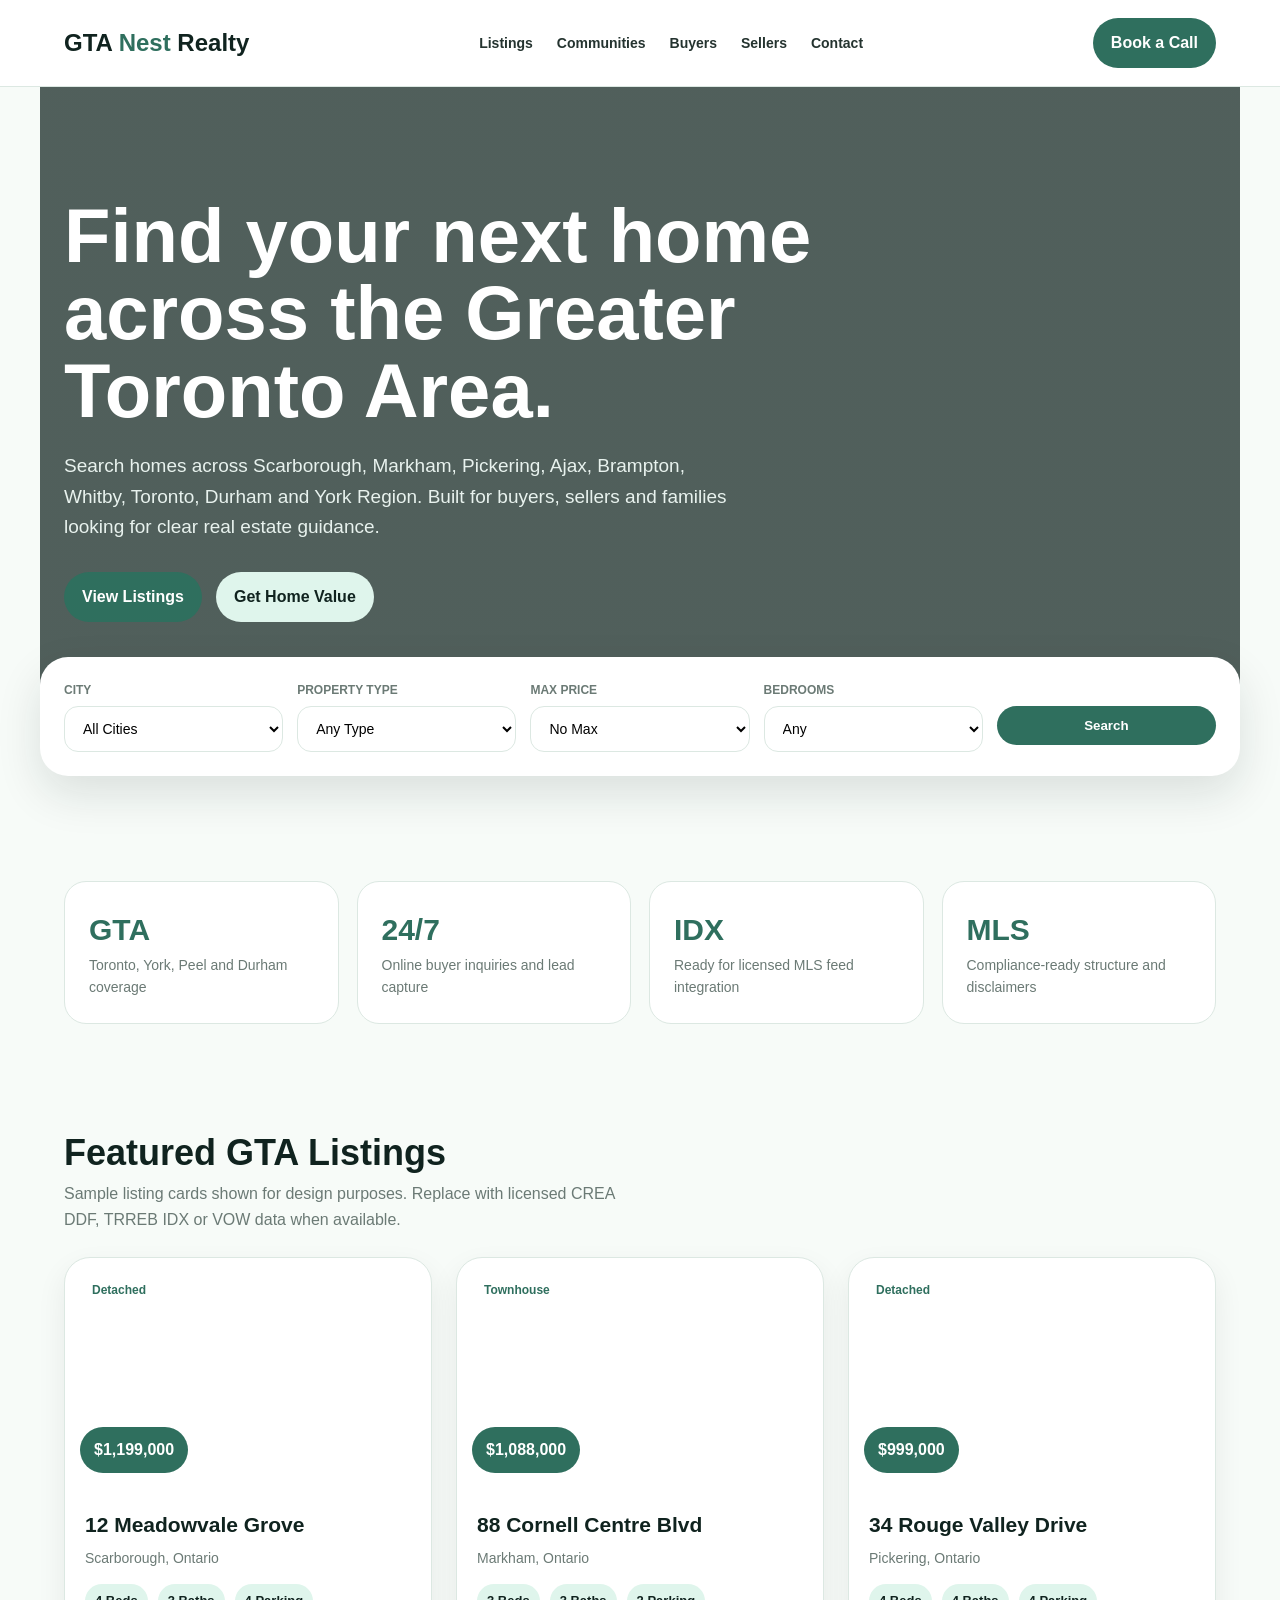
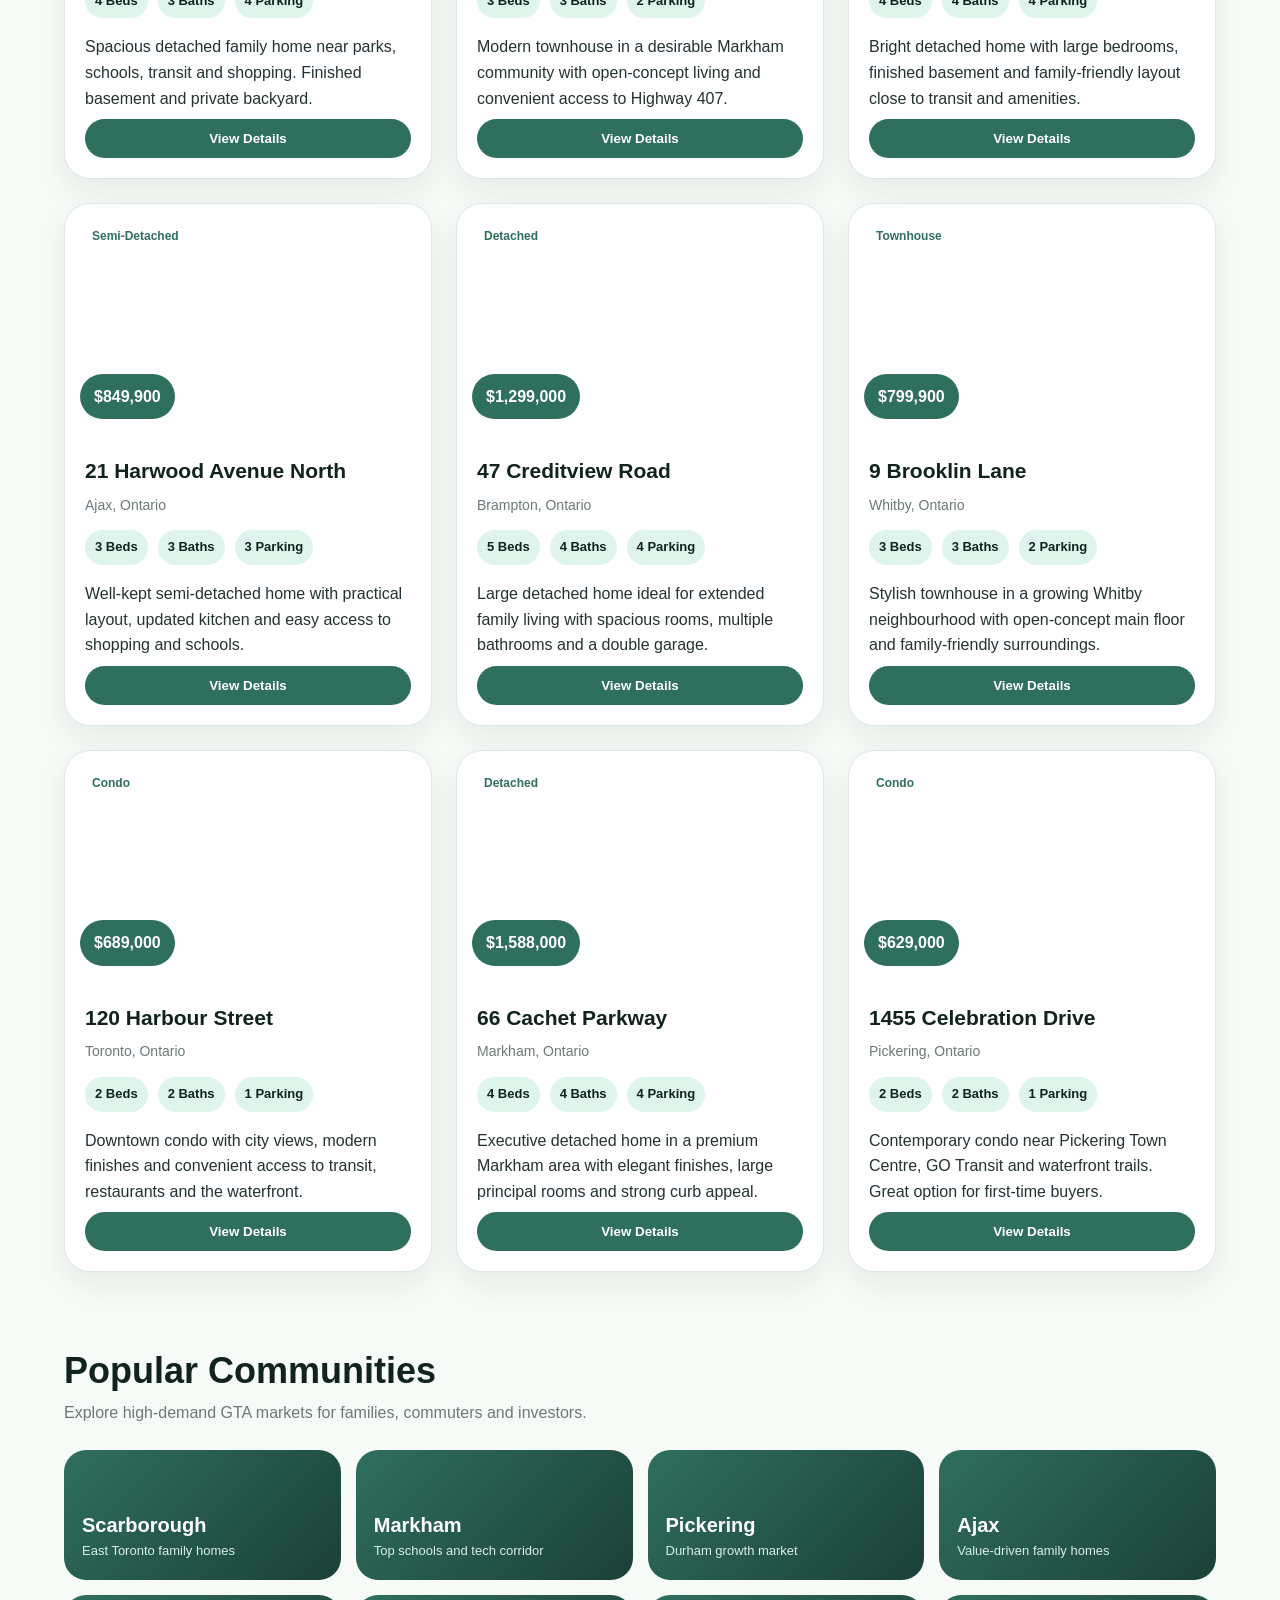
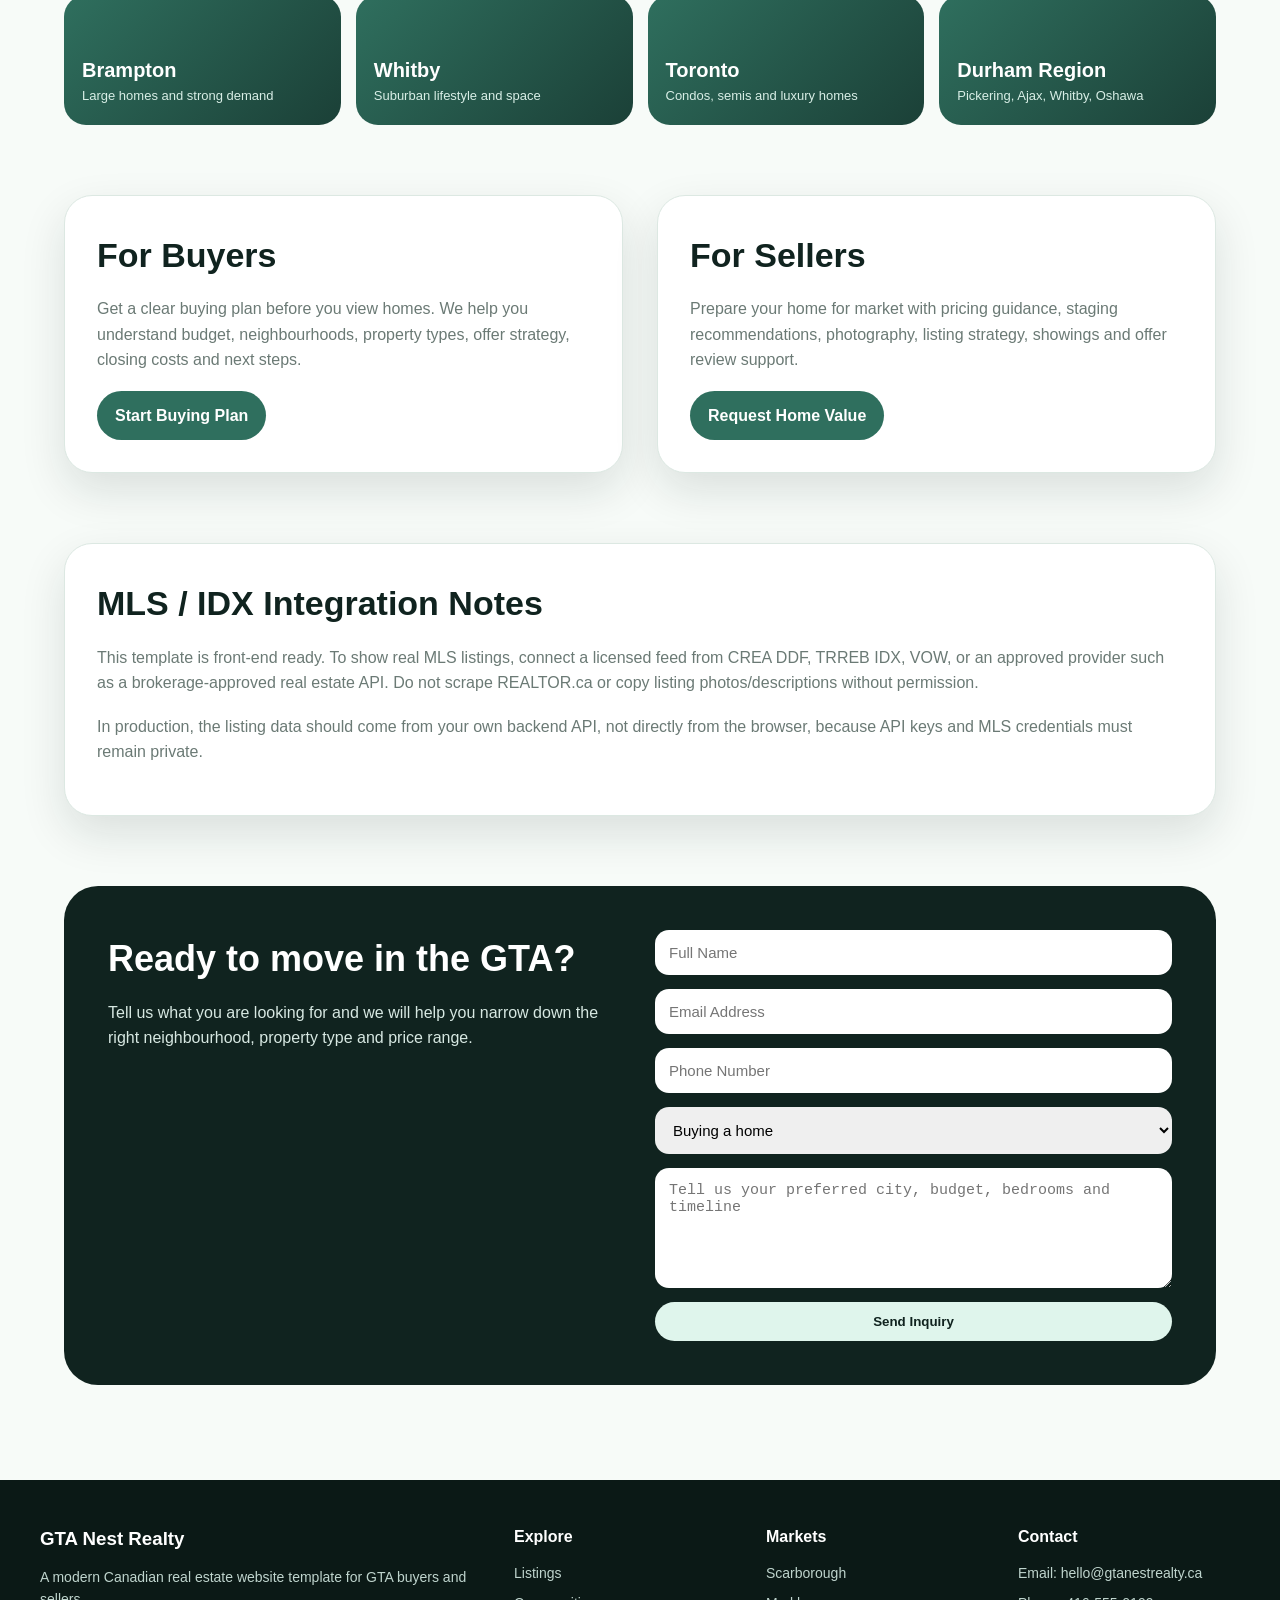
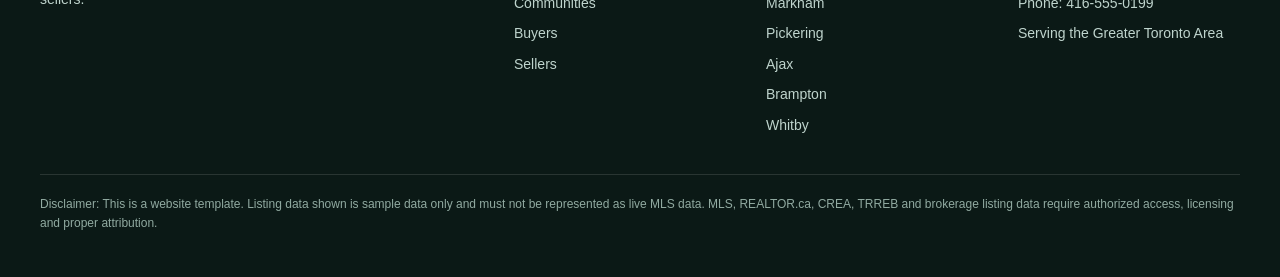
<file: realEstate.html>
<!DOCTYPE html>
<html lang="en">
<head>
  <meta charset="UTF-8" />
  <meta name="viewport" content="width=device-width, initial-scale=1.0" />
  <title>GTA Nest Realty | Homes in Scarborough, Markham, Pickering, Ajax & More</title>

  <style>
    * { box-sizing: border-box; margin: 0; padding: 0; }

    :root {
      --dark: #10231f;
      --green: #2f6f5e;
      --mint: #dff5ec;
      --soft: #f7fbf8;
      --gold: #d5a84f;
      --text: #24332f;
      --muted: #6b7a75;
      --white: #ffffff;
      --border: #dce8e2;
      --shadow: 0 18px 45px rgba(16, 35, 31, 0.12);
    }

    body {
      font-family: Arial, sans-serif;
      color: var(--text);
      background: var(--soft);
      line-height: 1.6;
    }

    a { text-decoration: none; color: inherit; }
    img { max-width: 100%; display: block; }

    header {
      background: rgba(255,255,255,0.95);
      border-bottom: 1px solid var(--border);
      position: sticky;
      top: 0;
      z-index: 100;
      backdrop-filter: blur(10px);
    }

    .nav {
      max-width: 1200px;
      margin: auto;
      padding: 18px 24px;
      display: flex;
      justify-content: space-between;
      align-items: center;
    }

    .logo {
      font-size: 24px;
      font-weight: 800;
      color: var(--dark);
    }

    .logo span { color: var(--green); }

    .nav-links {
      display: flex;
      gap: 24px;
      font-weight: 600;
      font-size: 14px;
    }

    .nav-links a:hover { color: var(--green); }

    .btn {
      display: inline-block;
      padding: 12px 18px;
      border-radius: 999px;
      font-weight: 700;
      border: none;
      cursor: pointer;
    }

    .btn-primary {
      background: var(--green);
      color: white;
    }

    .btn-secondary {
      background: var(--mint);
      color: var(--dark);
    }

    .hero {
      background:
        linear-gradient(rgba(16,35,31,0.72), rgba(16,35,31,0.72)),
        url("https://images.unsplash.com/photo-1564013799919-ab600027ffc6?auto=format&fit=crop&w=1600&q=80");
      background-size: cover;
      background-position: center;
      color: white;
      padding: 110px 24px 80px;
    }

    .hero-inner {
      max-width: 1200px;
      margin: auto;
    }

    .hero h1 {
      max-width: 760px;
      font-size: clamp(42px, 6vw, 76px);
      line-height: 1.02;
      margin-bottom: 22px;
    }

    .hero p {
      max-width: 680px;
      font-size: 19px;
      color: #e8f2ee;
      margin-bottom: 30px;
    }

    .hero-actions {
      display: flex;
      gap: 14px;
      flex-wrap: wrap;
    }

    .search-panel {
      max-width: 1200px;
      margin: -45px auto 70px;
      background: white;
      padding: 24px;
      border-radius: 28px;
      box-shadow: var(--shadow);
      position: relative;
      z-index: 5;
    }

    .search-grid {
      display: grid;
      grid-template-columns: repeat(5, 1fr);
      gap: 14px;
    }

    .field label {
      display: block;
      font-size: 12px;
      font-weight: 800;
      color: var(--muted);
      margin-bottom: 6px;
      text-transform: uppercase;
    }

    .field input,
    .field select {
      width: 100%;
      padding: 13px 14px;
      border-radius: 14px;
      border: 1px solid var(--border);
      font-size: 14px;
      background: white;
    }

    section {
      max-width: 1200px;
      margin: auto;
      padding: 35px 24px;
    }

    .section-head {
      display: flex;
      justify-content: space-between;
      gap: 20px;
      align-items: end;
      margin-bottom: 24px;
    }

    .section-head h2 {
      font-size: 36px;
      color: var(--dark);
    }

    .section-head p {
      max-width: 560px;
      color: var(--muted);
    }

    .stats {
      display: grid;
      grid-template-columns: repeat(4, 1fr);
      gap: 18px;
      margin-bottom: 30px;
    }

    .stat-card {
      background: white;
      padding: 24px;
      border-radius: 22px;
      border: 1px solid var(--border);
    }

    .stat-card h3 {
      font-size: 30px;
      color: var(--green);
    }

    .stat-card p {
      color: var(--muted);
      font-size: 14px;
    }

    .listings {
      display: grid;
      grid-template-columns: repeat(3, 1fr);
      gap: 24px;
    }

    .card {
      background: white;
      border-radius: 26px;
      overflow: hidden;
      border: 1px solid var(--border);
      box-shadow: 0 12px 30px rgba(16,35,31,0.07);
    }

    .card-img {
      height: 230px;
      background-size: cover;
      background-position: center;
      position: relative;
    }

    .badge {
      position: absolute;
      top: 15px;
      left: 15px;
      background: white;
      color: var(--green);
      font-weight: 800;
      font-size: 12px;
      padding: 8px 12px;
      border-radius: 999px;
    }

    .price {
      position: absolute;
      bottom: 15px;
      left: 15px;
      background: var(--green);
      color: white;
      font-weight: 900;
      padding: 10px 14px;
      border-radius: 999px;
    }

    .card-body {
      padding: 20px;
    }

    .card-body h3 {
      font-size: 21px;
      color: var(--dark);
      margin-bottom: 6px;
    }

    .location {
      color: var(--muted);
      font-size: 14px;
      margin-bottom: 14px;
    }

    .features {
      display: flex;
      flex-wrap: wrap;
      gap: 10px;
      margin-bottom: 16px;
    }

    .features span {
      background: var(--mint);
      color: var(--dark);
      padding: 7px 10px;
      border-radius: 999px;
      font-size: 13px;
      font-weight: 700;
    }

    .card-body button {
      width: 100%;
      margin-top: 8px;
    }

    .split {
      display: grid;
      grid-template-columns: 1fr 1fr;
      gap: 34px;
      align-items: center;
    }

    .panel {
      background: white;
      border: 1px solid var(--border);
      border-radius: 28px;
      padding: 32px;
      box-shadow: var(--shadow);
    }

    .panel h2 {
      font-size: 34px;
      color: var(--dark);
      margin-bottom: 14px;
    }

    .panel p {
      color: var(--muted);
      margin-bottom: 18px;
    }

    .area-grid {
      display: grid;
      grid-template-columns: repeat(4, 1fr);
      gap: 15px;
    }

    .area {
      min-height: 130px;
      border-radius: 22px;
      padding: 18px;
      background: linear-gradient(135deg, var(--green), #1b4037);
      color: white;
      display: flex;
      flex-direction: column;
      justify-content: end;
    }

    .area strong {
      font-size: 20px;
    }

    .area span {
      color: #d8eee6;
      font-size: 13px;
    }

    .contact {
      background: var(--dark);
      color: white;
      border-radius: 34px;
      padding: 44px;
      display: grid;
      grid-template-columns: 1fr 1fr;
      gap: 30px;
      align-items: start;
    }

    .contact h2 {
      font-size: 36px;
      margin-bottom: 12px;
    }

    .contact p {
      color: #d7e8e2;
    }

    form {
      display: grid;
      gap: 14px;
    }

    form input,
    form textarea,
    form select {
      padding: 14px;
      border-radius: 14px;
      border: none;
      font-size: 15px;
    }

    textarea { min-height: 120px; resize: vertical; }

    footer {
      margin-top: 60px;
      background: #0b1916;
      color: white;
      padding: 44px 24px;
    }

    .footer-inner {
      max-width: 1200px;
      margin: auto;
      display: grid;
      grid-template-columns: 2fr 1fr 1fr 1fr;
      gap: 30px;
    }

    footer h3,
    footer h4 {
      margin-bottom: 12px;
    }

    footer p,
    footer a {
      color: #bfd4cd;
      font-size: 14px;
      display: block;
      margin-bottom: 8px;
    }

    .disclaimer {
      max-width: 1200px;
      margin: 30px auto 0;
      color: #91aaa1;
      font-size: 12px;
      border-top: 1px solid rgba(255,255,255,0.12);
      padding-top: 20px;
    }

    .modal {
      display: none;
      position: fixed;
      inset: 0;
      background: rgba(0,0,0,0.6);
      z-index: 999;
      padding: 24px;
      overflow: auto;
    }

    .modal-content {
      max-width: 850px;
      margin: 40px auto;
      background: white;
      border-radius: 28px;
      overflow: hidden;
      position: relative;
    }

    .modal-close {
      position: absolute;
      right: 18px;
      top: 14px;
      border: none;
      background: white;
      font-size: 28px;
      cursor: pointer;
      border-radius: 50%;
      width: 44px;
      height: 44px;
    }

    .modal-img {
      height: 370px;
      background-size: cover;
      background-position: center;
    }

    .modal-body {
      padding: 28px;
    }

    .modal-body h2 {
      color: var(--dark);
      font-size: 32px;
    }

    .empty {
      background: white;
      padding: 30px;
      border-radius: 22px;
      border: 1px solid var(--border);
      color: var(--muted);
      grid-column: 1 / -1;
    }

    @media (max-width: 900px) {
      .nav-links { display: none; }
      .search-grid,
      .stats,
      .listings,
      .split,
      .contact,
      .footer-inner {
        grid-template-columns: 1fr;
      }

      .area-grid {
        grid-template-columns: 1fr 1fr;
      }
    }

    @media (max-width: 560px) {
      .hero {
        padding-top: 75px;
      }

      .search-panel {
        margin: -25px 14px 40px;
      }

      .area-grid {
        grid-template-columns: 1fr;
      }

      .contact {
        padding: 28px;
      }
    }
  </style>
</head>

<body>

<header>
  <div class="nav">
    <a href="#" class="logo">GTA <span>Nest</span> Realty</a>

    <nav class="nav-links">
      <a href="#listings">Listings</a>
      <a href="#areas">Communities</a>
      <a href="#buyers">Buyers</a>
      <a href="#sellers">Sellers</a>
      <a href="#contact">Contact</a>
    </nav>

    <a href="#contact" class="btn btn-primary">Book a Call</a>
  </div>
</header>

<main>

  <section class="hero">
    <div class="hero-inner">
      <h1>Find your next home across the Greater Toronto Area.</h1>
      <p>
        Search homes across Scarborough, Markham, Pickering, Ajax, Brampton, Whitby, Toronto, Durham and York Region.
        Built for buyers, sellers and families looking for clear real estate guidance.
      </p>

      <div class="hero-actions">
        <a href="#listings" class="btn btn-primary">View Listings</a>
        <a href="#contact" class="btn btn-secondary">Get Home Value</a>
      </div>
    </div>
  </section>

  <div class="search-panel">
    <div class="search-grid">
      <div class="field">
        <label>City</label>
        <select id="cityFilter">
          <option value="">All Cities</option>
          <option>Scarborough</option>
          <option>Markham</option>
          <option>Pickering</option>
          <option>Ajax</option>
          <option>Brampton</option>
          <option>Whitby</option>
          <option>Toronto</option>
        </select>
      </div>

      <div class="field">
        <label>Property Type</label>
        <select id="typeFilter">
          <option value="">Any Type</option>
          <option>Detached</option>
          <option>Semi-Detached</option>
          <option>Townhouse</option>
          <option>Condo</option>
        </select>
      </div>

      <div class="field">
        <label>Max Price</label>
        <select id="priceFilter">
          <option value="">No Max</option>
          <option value="700000">$700,000</option>
          <option value="900000">$900,000</option>
          <option value="1100000">$1,100,000</option>
          <option value="1300000">$1,300,000</option>
          <option value="1600000">$1,600,000</option>
        </select>
      </div>

      <div class="field">
        <label>Bedrooms</label>
        <select id="bedFilter">
          <option value="">Any</option>
          <option value="1">1+</option>
          <option value="2">2+</option>
          <option value="3">3+</option>
          <option value="4">4+</option>
        </select>
      </div>

      <div class="field">
        <label>&nbsp;</label>
        <button class="btn btn-primary" style="width:100%;" onclick="filterListings()">Search</button>
      </div>
    </div>
  </div>

  <section>
    <div class="stats">
      <div class="stat-card">
        <h3>GTA</h3>
        <p>Toronto, York, Peel and Durham coverage</p>
      </div>
      <div class="stat-card">
        <h3>24/7</h3>
        <p>Online buyer inquiries and lead capture</p>
      </div>
      <div class="stat-card">
        <h3>IDX</h3>
        <p>Ready for licensed MLS feed integration</p>
      </div>
      <div class="stat-card">
        <h3>MLS</h3>
        <p>Compliance-ready structure and disclaimers</p>
      </div>
    </div>
  </section>

  <section id="listings">
    <div class="section-head">
      <div>
        <h2>Featured GTA Listings</h2>
        <p>
          Sample listing cards shown for design purposes. Replace with licensed CREA DDF, TRREB IDX or VOW data when available.
        </p>
      </div>
    </div>

    <div class="listings" id="listingGrid"></div>
  </section>

  <section id="areas">
    <div class="section-head">
      <div>
        <h2>Popular Communities</h2>
        <p>Explore high-demand GTA markets for families, commuters and investors.</p>
      </div>
    </div>

    <div class="area-grid">
      <div class="area"><strong>Scarborough</strong><span>East Toronto family homes</span></div>
      <div class="area"><strong>Markham</strong><span>Top schools and tech corridor</span></div>
      <div class="area"><strong>Pickering</strong><span>Durham growth market</span></div>
      <div class="area"><strong>Ajax</strong><span>Value-driven family homes</span></div>
      <div class="area"><strong>Brampton</strong><span>Large homes and strong demand</span></div>
      <div class="area"><strong>Whitby</strong><span>Suburban lifestyle and space</span></div>
      <div class="area"><strong>Toronto</strong><span>Condos, semis and luxury homes</span></div>
      <div class="area"><strong>Durham Region</strong><span>Pickering, Ajax, Whitby, Oshawa</span></div>
    </div>
  </section>

  <section id="buyers">
    <div class="split">
      <div class="panel">
        <h2>For Buyers</h2>
        <p>
          Get a clear buying plan before you view homes. We help you understand budget, neighbourhoods,
          property types, offer strategy, closing costs and next steps.
        </p>
        <a href="#contact" class="btn btn-primary">Start Buying Plan</a>
      </div>

      <div class="panel">
        <h2>For Sellers</h2>
        <p>
          Prepare your home for market with pricing guidance, staging recommendations, photography,
          listing strategy, showings and offer review support.
        </p>
        <a href="#contact" class="btn btn-primary">Request Home Value</a>
      </div>
    </div>
  </section>

  <section>
    <div class="panel">
      <h2>MLS / IDX Integration Notes</h2>
      <p>
        This template is front-end ready. To show real MLS listings, connect a licensed feed from CREA DDF,
        TRREB IDX, VOW, or an approved provider such as a brokerage-approved real estate API. Do not scrape
        REALTOR.ca or copy listing photos/descriptions without permission.
      </p>
      <p>
        In production, the listing data should come from your own backend API, not directly from the browser,
        because API keys and MLS credentials must remain private.
      </p>
    </div>
  </section>

  <section id="contact">
    <div class="contact">
      <div>
        <h2>Ready to move in the GTA?</h2>
        <p>
          Tell us what you are looking for and we will help you narrow down the right neighbourhood,
          property type and price range.
        </p>
      </div>

      <form onsubmit="submitLead(event)">
        <input type="text" id="name" placeholder="Full Name" required />
        <input type="email" id="email" placeholder="Email Address" required />
        <input type="tel" id="phone" placeholder="Phone Number" />
        <select id="interest">
          <option>Buying a home</option>
          <option>Selling a home</option>
          <option>Buying and selling</option>
          <option>Investment property</option>
        </select>
        <textarea id="message" placeholder="Tell us your preferred city, budget, bedrooms and timeline"></textarea>
        <button class="btn btn-secondary" type="submit">Send Inquiry</button>
      </form>
    </div>
  </section>

</main>

<footer>
  <div class="footer-inner">
    <div>
      <h3>GTA Nest Realty</h3>
      <p>
        A modern Canadian real estate website template for GTA buyers and sellers.
      </p>
    </div>

    <div>
      <h4>Explore</h4>
      <a href="#listings">Listings</a>
      <a href="#areas">Communities</a>
      <a href="#buyers">Buyers</a>
      <a href="#sellers">Sellers</a>
    </div>

    <div>
      <h4>Markets</h4>
      <a>Scarborough</a>
      <a>Markham</a>
      <a>Pickering</a>
      <a>Ajax</a>
      <a>Brampton</a>
      <a>Whitby</a>
    </div>

    <div>
      <h4>Contact</h4>
      <p>Email: hello@gtanestrealty.ca</p>
      <p>Phone: 416-555-0199</p>
      <p>Serving the Greater Toronto Area</p>
    </div>
  </div>

  <div class="disclaimer">
    Disclaimer: This is a website template. Listing data shown is sample data only and must not be represented as live MLS data.
    MLS, REALTOR.ca, CREA, TRREB and brokerage listing data require authorized access, licensing and proper attribution.
  </div>
</footer>

<div class="modal" id="listingModal">
  <div class="modal-content">
    <button class="modal-close" onclick="closeModal()">×</button>
    <div class="modal-img" id="modalImg"></div>
    <div class="modal-body" id="modalBody"></div>
  </div>
</div>

<script>
  const listings = [
    {
      id: 1,
      city: "Scarborough",
      type: "Detached",
      price: 1199000,
      beds: 4,
      baths: 3,
      parking: 4,
      address: "12 Meadowvale Grove",
      image: "https://images.unsplash.com/photo-1570129477492-45c003edd2be?auto=format&fit=crop&w=1200&q=80",
      description: "Spacious detached family home near parks, schools, transit and shopping. Finished basement and private backyard."
    },
    {
      id: 2,
      city: "Markham",
      type: "Townhouse",
      price: 1088000,
      beds: 3,
      baths: 3,
      parking: 2,
      address: "88 Cornell Centre Blvd",
      image: "https://images.unsplash.com/photo-1600585154340-be6161a56a0c?auto=format&fit=crop&w=1200&q=80",
      description: "Modern townhouse in a desirable Markham community with open-concept living and convenient access to Highway 407."
    },
    {
      id: 3,
      city: "Pickering",
      type: "Detached",
      price: 999000,
      beds: 4,
      baths: 4,
      parking: 4,
      address: "34 Rouge Valley Drive",
      image: "https://images.unsplash.com/photo-1605276374104-dee2a0ed3cd6?auto=format&fit=crop&w=1200&q=80",
      description: "Bright detached home with large bedrooms, finished basement and family-friendly layout close to transit and amenities."
    },
    {
      id: 4,
      city: "Ajax",
      type: "Semi-Detached",
      price: 849900,
      beds: 3,
      baths: 3,
      parking: 3,
      address: "21 Harwood Avenue North",
      image: "https://images.unsplash.com/photo-1568605114967-8130f3a36994?auto=format&fit=crop&w=1200&q=80",
      description: "Well-kept semi-detached home with practical layout, updated kitchen and easy access to shopping and schools."
    },
    {
      id: 5,
      city: "Brampton",
      type: "Detached",
      price: 1299000,
      beds: 5,
      baths: 4,
      parking: 4,
      address: "47 Creditview Road",
      image: "https://images.unsplash.com/photo-1600047509807-ba8f99d2cdde?auto=format&fit=crop&w=1200&q=80",
      description: "Large detached home ideal for extended family living with spacious rooms, multiple bathrooms and a double garage."
    },
    {
      id: 6,
      city: "Whitby",
      type: "Townhouse",
      price: 799900,
      beds: 3,
      baths: 3,
      parking: 2,
      address: "9 Brooklin Lane",
      image: "https://images.unsplash.com/photo-1598228723793-52759bba239c?auto=format&fit=crop&w=1200&q=80",
      description: "Stylish townhouse in a growing Whitby neighbourhood with open-concept main floor and family-friendly surroundings."
    },
    {
      id: 7,
      city: "Toronto",
      type: "Condo",
      price: 689000,
      beds: 2,
      baths: 2,
      parking: 1,
      address: "120 Harbour Street",
      image: "https://images.unsplash.com/photo-1522708323590-d24dbb6b0267?auto=format&fit=crop&w=1200&q=80",
      description: "Downtown condo with city views, modern finishes and convenient access to transit, restaurants and the waterfront."
    },
    {
      id: 8,
      city: "Markham",
      type: "Detached",
      price: 1588000,
      beds: 4,
      baths: 4,
      parking: 4,
      address: "66 Cachet Parkway",
      image: "https://images.unsplash.com/photo-1613977257363-707ba9348227?auto=format&fit=crop&w=1200&q=80",
      description: "Executive detached home in a premium Markham area with elegant finishes, large principal rooms and strong curb appeal."
    },
    {
      id: 9,
      city: "Pickering",
      type: "Condo",
      price: 629000,
      beds: 2,
      baths: 2,
      parking: 1,
      address: "1455 Celebration Drive",
      image: "https://images.unsplash.com/photo-1505693416388-ac5ce068fe85?auto=format&fit=crop&w=1200&q=80",
      description: "Contemporary condo near Pickering Town Centre, GO Transit and waterfront trails. Great option for first-time buyers."
    }
  ];

  function money(value) {
    return value.toLocaleString("en-CA", {
      style: "currency",
      currency: "CAD",
      maximumFractionDigits: 0
    });
  }

  function renderListings(items) {
    const grid = document.getElementById("listingGrid");
    grid.innerHTML = "";

    if (items.length === 0) {
      grid.innerHTML = '<div class="empty">No listings match your search. Try changing the city, price or bedroom filters.</div>';
      return;
    }

    items.forEach(listing => {
      const card = document.createElement("article");
      card.className = "card";

      card.innerHTML = `
        <div class="card-img" style="background-image:url('${listing.image}')">
          <div class="badge">${listing.type}</div>
          <div class="price">${money(listing.price)}</div>
        </div>

        <div class="card-body">
          <h3>${listing.address}</h3>
          <div class="location">${listing.city}, Ontario</div>

          <div class="features">
            <span>${listing.beds} Beds</span>
            <span>${listing.baths} Baths</span>
            <span>${listing.parking} Parking</span>
          </div>

          <p>${listing.description}</p>
          <button class="btn btn-primary" onclick="openListing(${listing.id})">View Details</button>
        </div>
      `;

      grid.appendChild(card);
    });
  }

  function filterListings() {
    const city = document.getElementById("cityFilter").value;
    const type = document.getElementById("typeFilter").value;
    const maxPrice = document.getElementById("priceFilter").value;
    const beds = document.getElementById("bedFilter").value;

    const filtered = listings.filter(listing => {
      const cityMatch = !city || listing.city === city;
      const typeMatch = !type || listing.type === type;
      const priceMatch = !maxPrice || listing.price <= Number(maxPrice);
      const bedMatch = !beds || listing.beds >= Number(beds);

      return cityMatch && typeMatch && priceMatch && bedMatch;
    });

    renderListings(filtered);
  }

  function openListing(id) {
    const listing = listings.find(item => item.id === id);

    document.getElementById("modalImg").style.backgroundImage = `url('${listing.image}')`;

    document.getElementById("modalBody").innerHTML = `
      <h2>${listing.address}</h2>
      <p><strong>${listing.city}, Ontario</strong></p>
      <p style="font-size:24px; color:#2f6f5e; font-weight:900; margin:12px 0;">${money(listing.price)}</p>

      <div class="features">
        <span>${listing.type}</span>
        <span>${listing.beds} Bedrooms</span>
        <span>${listing.baths} Bathrooms</span>
        <span>${listing.parking} Parking</span>
      </div>

      <p>${listing.description}</p>

      <br>

      <p>
        <strong>Important:</strong> This is sample listing content only. In a live website,
        this section should show licensed MLS/IDX data from your approved feed.
      </p>

      <br>

      <a href="#contact" onclick="closeModal()" class="btn btn-primary">Ask About This Property</a>
    `;

    document.getElementById("listingModal").style.display = "block";
  }

  function closeModal() {
    document.getElementById("listingModal").style.display = "none";
  }

  function submitLead(event) {
    event.preventDefault();

    const lead = {
      name: document.getElementById("name").value,
      email: document.getElementById("email").value,
      phone: document.getElementById("phone").value,
      interest: document.getElementById("interest").value,
      message: document.getElementById("message").value
    };

    console.log("Lead submitted:", lead);

    alert("Thank you. Your inquiry has been received. In production, this would send to your CRM, email, or database.");

    event.target.reset();
  }

  window.onclick = function(event) {
    const modal = document.getElementById("listingModal");
    if (event.target === modal) {
      closeModal();
    }
  };

  renderListings(listings);
</script>

</body>
</html>
</file>
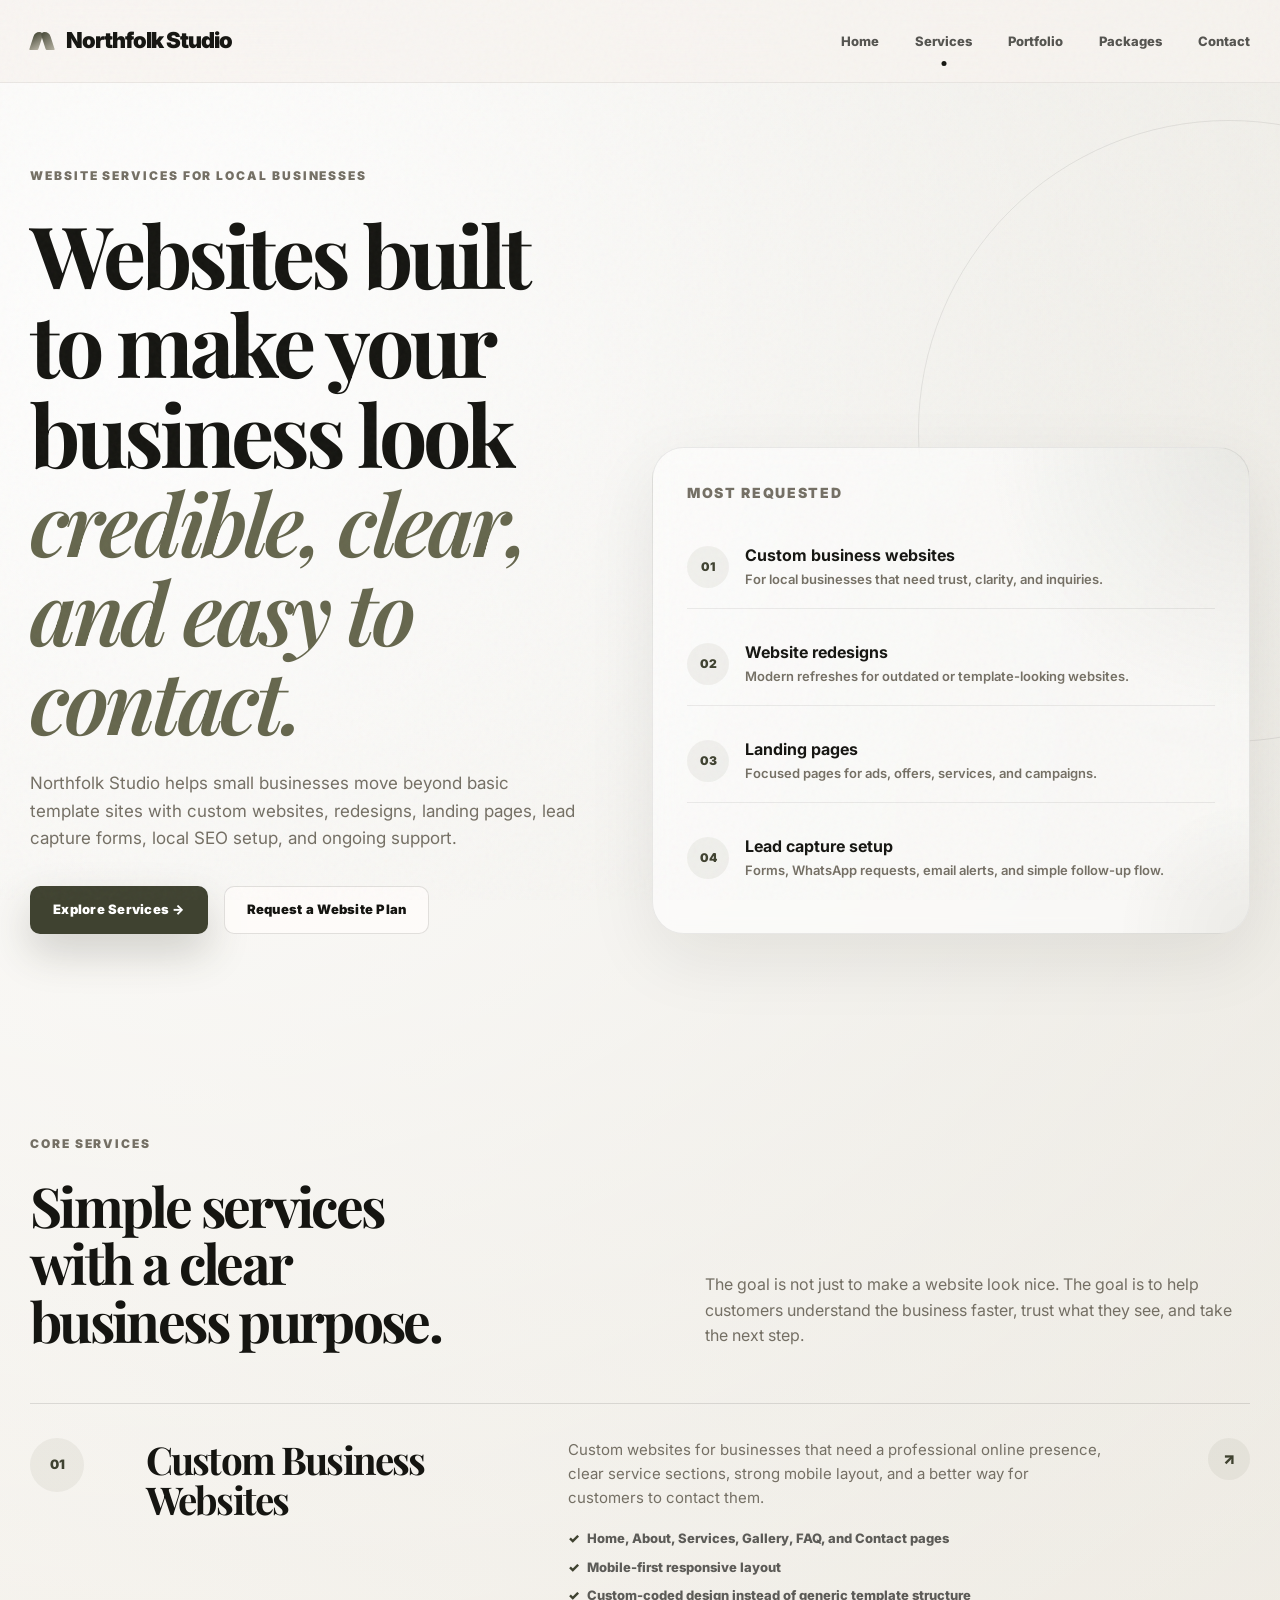
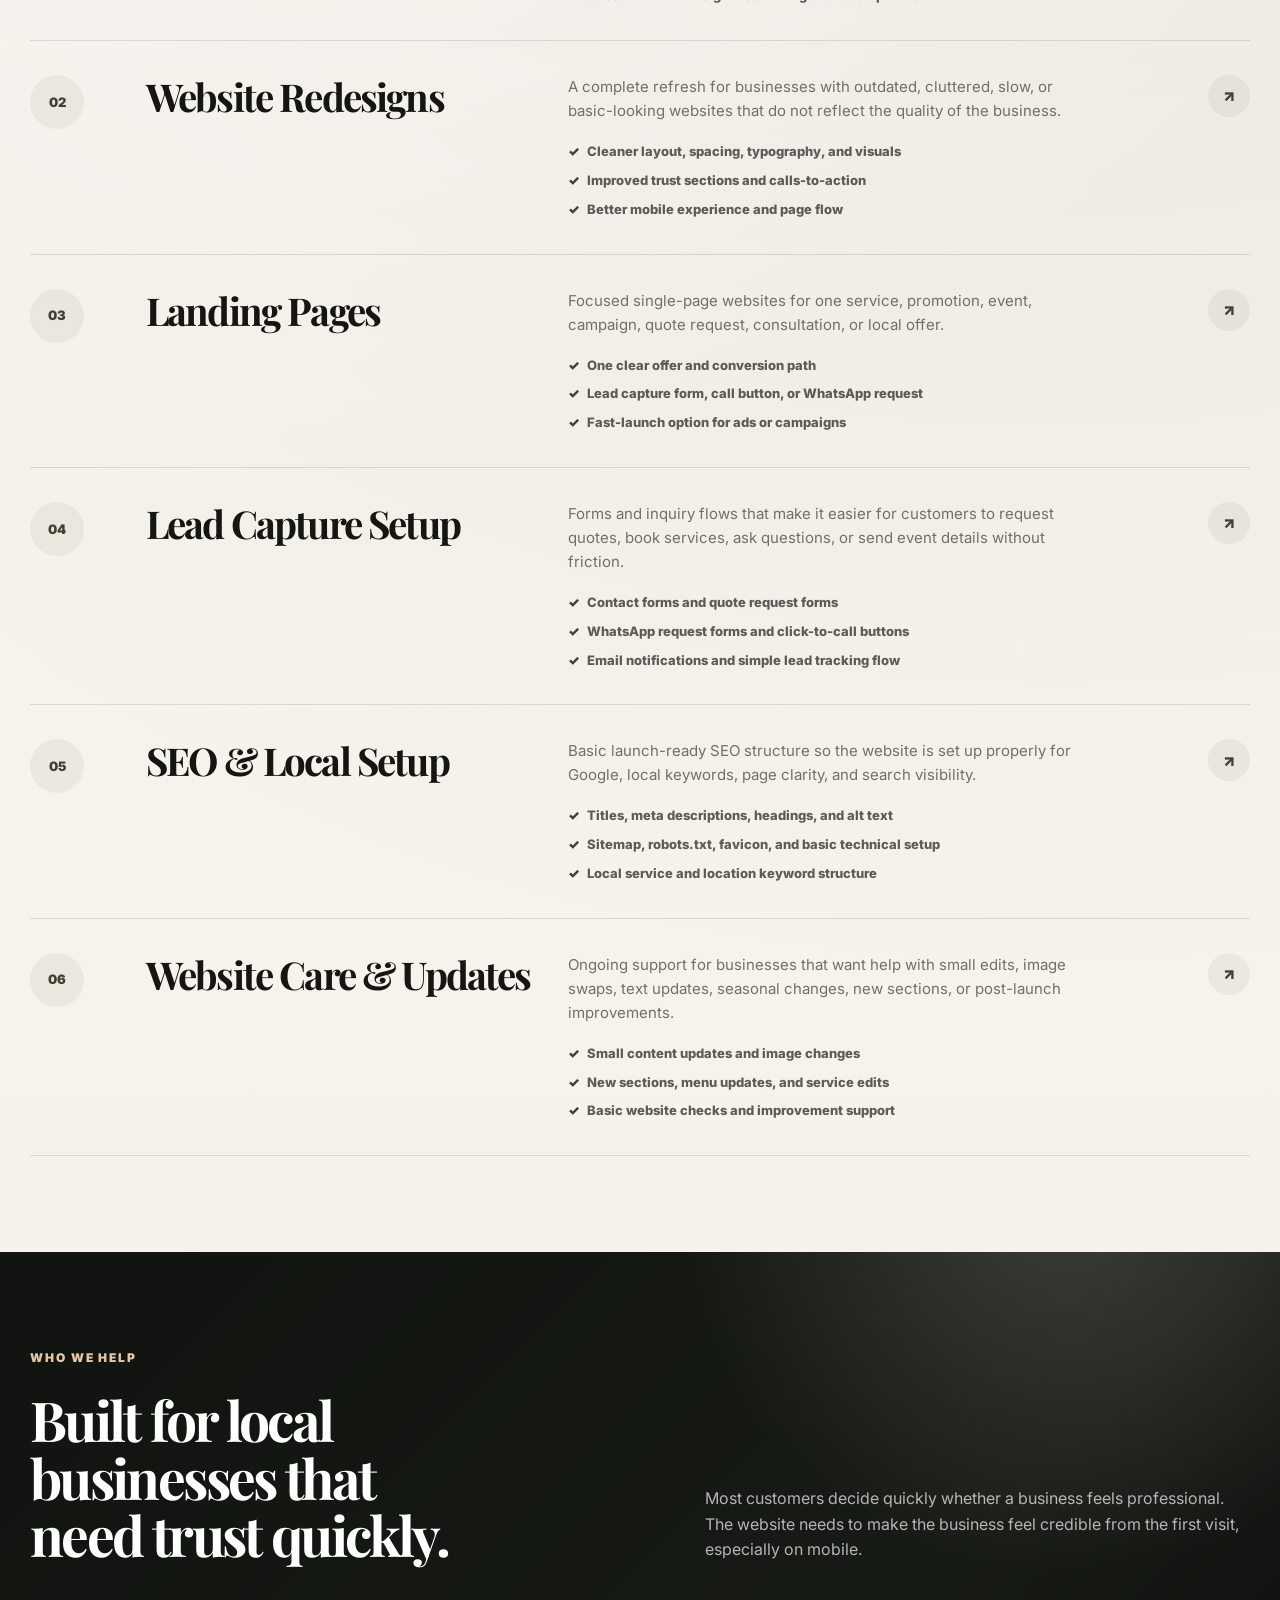
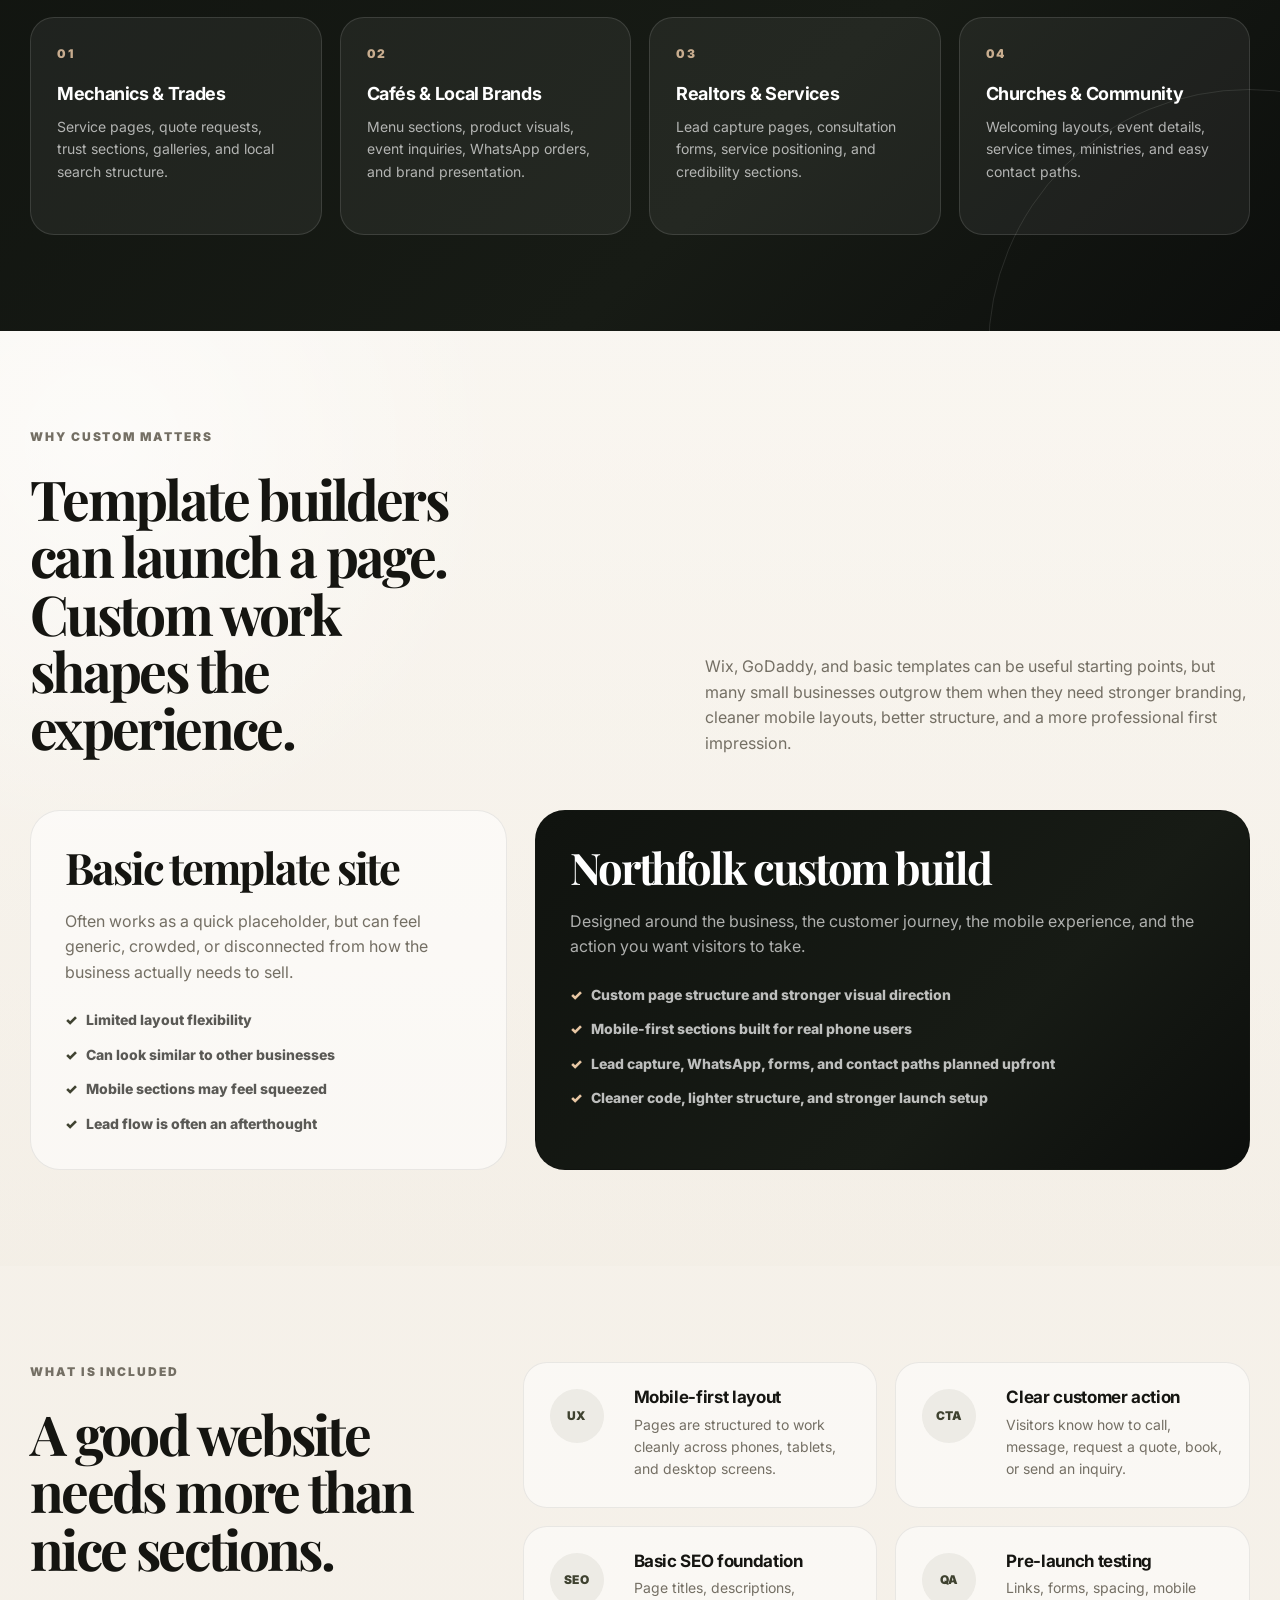
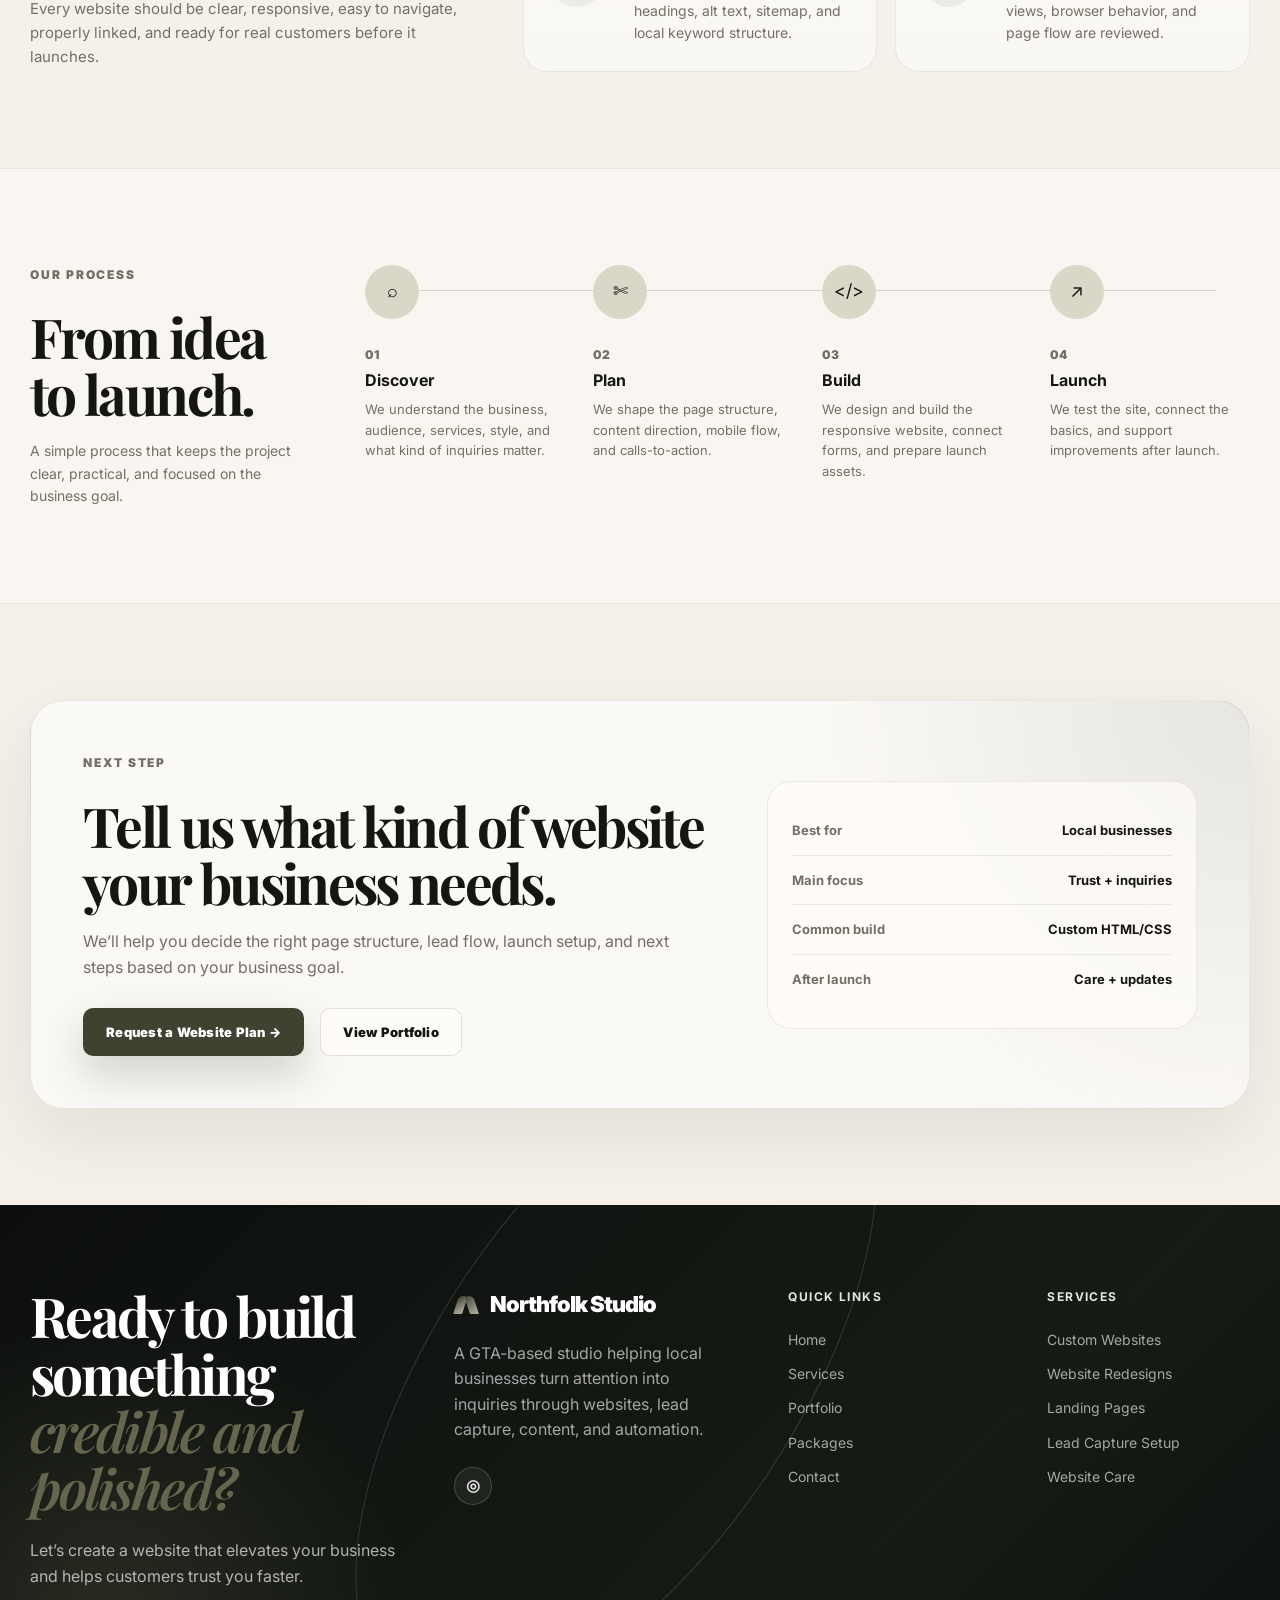
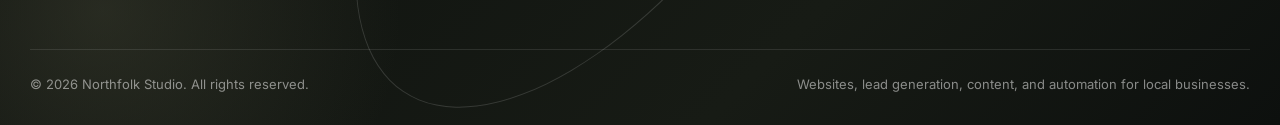
<file: services.html>
<!DOCTYPE html>
<html lang="en">
<head>
  <meta charset="UTF-8" />
  <meta name="viewport" content="width=device-width, initial-scale=1.0" />
  <title>Services | Northfolk Studio</title>
  <meta name="description" content="Northfolk Studio builds custom websites, redesigns, landing pages, lead capture forms, local SEO setup, and website care for small businesses across the GTA." />
  <link rel="canonical" href="https://www.northfolkstudio.com/services.html" />
  <meta name="robots" content="index, follow" />
  <meta property="og:type" content="website" />
  <meta property="og:title" content="Services | Northfolk Studio" />
  <meta property="og:description" content="Custom websites, redesigns, landing pages, lead capture systems, SEO setup, and website care for GTA businesses." />
  <meta property="og:url" content="https://www.northfolkstudio.com/services.html" />
  <meta property="og:image" content="https://www.northfolkstudio.com/assets/imgs/NorthFolk/hero-showcase.png" />
  <meta name="twitter:card" content="summary_large_image" />
  <meta name="twitter:title" content="Services | Northfolk Studio" />
  <meta name="twitter:description" content="Website design, lead capture, local SEO setup, and support for local businesses." />
  <meta name="twitter:image" content="https://www.northfolkstudio.com/assets/imgs/NorthFolk/hero-showcase.png" />
  <link rel="icon" href="/favicon.svg" type="image/svg+xml" />
  <link rel="apple-touch-icon" href="/apple-touch-icon.png" />
  <link rel="manifest" href="/site.webmanifest" />
  <link rel="preconnect" href="https://fonts.googleapis.com">
  <link rel="preconnect" href="https://fonts.gstatic.com" crossorigin>
  <link href="https://fonts.googleapis.com/css2?family=Inter:wght@400;500;600;700;800;900&family=Playfair+Display:ital,wght@0,600;0,700;1,600;1,700&display=swap" rel="stylesheet">

  <style>
    :root {
      --bg: #f7f4ef;
      --surface: #fffdfa;
      --surface-soft: #eee8dd;
      --ink: #151511;
      --muted: #746f64;
      --line: rgba(21, 21, 17, 0.12);
      --line-soft: rgba(21, 21, 17, 0.075);
      --olive: #65664d;
      --olive-dark: #3f4230;
      --olive-soft: #d9d8c8;
      --bronze: #9a7655;
      --dark: #10130f;
      --shadow: 0 30px 90px rgba(21, 21, 17, 0.13);
      --max: 1220px;
    }

    * { box-sizing: border-box; margin: 0; padding: 0; }
    html { scroll-behavior: smooth; overflow-x: hidden; }
    body {
      font-family: "Inter", sans-serif;
      color: var(--ink);
      line-height: 1.6;
      overflow-x: hidden;
      background:
        radial-gradient(circle at 14% 5%, rgba(255,255,255,.96), transparent 28%),
        radial-gradient(circle at 82% 8%, rgba(101,102,77,.13), transparent 34%),
        linear-gradient(180deg, #f8f5ef 0%, #f4efe7 100%);
    }
    body::before {
      content: "";
      position: fixed;
      inset: 0;
      pointer-events: none;
      z-index: 9999;
      opacity: .035;
      background-image: url("data:image/svg+xml,%3Csvg viewBox='0 0 250 250' xmlns='http://www.w3.org/2000/svg'%3E%3Cfilter id='noiseFilter'%3E%3CfeTurbulence type='fractalNoise' baseFrequency='0.85' numOctaves='3' stitchTiles='stitch'/%3E%3C/filter%3E%3Crect width='100%25' height='100%25' filter='url(%23noiseFilter)'/%3E%3C/svg%3E");
    }
    a { color: inherit; text-decoration: none; }
    img { width: 100%; display: block; }
    .container { width: min(var(--max), calc(100% - 48px)); margin: 0 auto; }

    header {
      position: fixed;
      top: 0;
      left: 0;
      width: 100%;
      z-index: 1000;
      background: rgba(247, 244, 239, .76);
      backdrop-filter: blur(22px);
      border-bottom: 1px solid rgba(21,21,17,.065);
    }
    .navbar { height: 82px; display: flex; align-items: center; justify-content: space-between; gap: 28px; }
    .brand { display: flex; align-items: center; gap: 12px; font-weight: 900; letter-spacing: -.045em; font-size: 22px; }
    .brand-mark { width: 24px; height: 24px; position: relative; display: inline-block; flex: 0 0 auto; }
    .brand-mark::before,
    .brand-mark::after {
      content: "";
      position: absolute;
      top: 3px;
      width: 9px;
      height: 18px;
      border-radius: 9px 9px 2px 2px;
      background: linear-gradient(145deg, var(--olive-dark), #b9b4a5);
      transform: skewX(-18deg);
    }
    .brand-mark::before { left: 2px; }
    .brand-mark::after { right: 2px; transform: skewX(18deg); }
    .nav-links { display: flex; align-items: center; gap: 36px; font-size: 13px; font-weight: 800; }
    .nav-links a { position: relative; color: rgba(21,21,17,.72); }
    .nav-links a:hover { color: var(--ink); }
    .nav-links a.active::after {
      content: "";
      width: 5px;
      height: 5px;
      border-radius: 99px;
      background: var(--ink);
      position: absolute;
      left: 50%;
      transform: translateX(-50%);
      bottom: -15px;
    }
    .mobile-toggle { display: none; width: 46px; height: 46px; border: 1px solid var(--line); border-radius: 12px; background: rgba(255,255,255,.58); cursor: pointer; }
    .mobile-toggle span { display: block; width: 19px; height: 2px; background: var(--ink); margin: 5px auto; border-radius: 99px; }
    .mobile-menu { display: none; }

    .btn {
      display: inline-flex;
      align-items: center;
      justify-content: center;
      gap: 10px;
      min-height: 48px;
      padding: 0 22px;
      border-radius: 10px;
      border: 1px solid transparent;
      font-weight: 900;
      font-size: 13px;
      letter-spacing: .02em;
      transition: transform .25s ease, box-shadow .25s ease, background .25s ease, border-color .25s ease;
      cursor: pointer;
      white-space: nowrap;
    }
    .btn:hover { transform: translateY(-3px); }
    .btn-primary { background: var(--olive-dark); color: #fff; box-shadow: 0 18px 42px rgba(63,66,48,.22); }
    .btn-primary:hover { background: #303326; }
    .btn-light { background: rgba(255,253,250,.78); color: var(--ink); border-color: var(--line); }
    .btn-light:hover { background: #fff; box-shadow: 0 14px 34px rgba(21,21,17,.08); }

    h1, h2, h3 { font-family: "Playfair Display", serif; letter-spacing: -.048em; line-height: 1.04; font-weight: 700; }
    h1 { font-size: clamp(48px, 6.7vw, 88px); max-width: 920px; }
    h2 { font-size: clamp(34px, 4.3vw, 58px); }
    h3 { font-size: 25px; }
    .italic { font-style: italic; color: var(--olive); font-weight: 600; }
    .kicker { font-size: 12px; text-transform: uppercase; letter-spacing: .16em; font-weight: 900; color: var(--muted); margin-bottom: 24px; }
    section { padding: 96px 0; }

    .hero { padding: 166px 0 104px; position: relative; overflow: hidden; }
    .hero::after {
      content: "";
      position: absolute;
      width: 620px;
      height: 620px;
      border: 1px solid rgba(21,21,17,.08);
      border-radius: 50%;
      right: -260px;
      top: 120px;
      pointer-events: none;
    }
    .hero-grid { display: grid; grid-template-columns: .96fr 1.04fr; gap: 70px; align-items: end; position: relative; z-index: 2; }
    .hero-copy { max-width: 640px; color: var(--muted); margin: 26px 0 34px; font-size: 17px; }
    .hero-actions { display: flex; flex-wrap: wrap; gap: 16px; align-items: center; }
    .hero-panel {
      background: radial-gradient(circle at top right, rgba(101,102,77,.10), transparent 34%), rgba(255,255,255,.58);
      border: 1px solid rgba(21,21,17,.08);
      border-radius: 32px;
      padding: 34px;
      box-shadow: 0 24px 70px rgba(21,21,17,.08);
      backdrop-filter: blur(10px);
      position: relative;
      overflow: hidden;
    }
    .hero-panel::after {
      content: "";
      position: absolute;
      width: 260px;
      height: 260px;
      right: -130px;
      bottom: -130px;
      border-radius: 50%;
      background: radial-gradient(circle, rgba(101,102,77,.09), transparent 72%);
      pointer-events: none;
    }
    .hero-panel-inner { position: relative; z-index: 2; }
    .hero-panel-title { font-family: "Inter", sans-serif; font-size: 14px; letter-spacing: .12em; text-transform: uppercase; color: var(--muted); margin-bottom: 24px; font-weight: 900; }
    .service-preview-list { display: grid; gap: 16px; }
    .preview-item { display: grid; grid-template-columns: 42px 1fr; gap: 16px; padding: 18px 0; border-bottom: 1px solid var(--line-soft); }
    .preview-item:last-child { border-bottom: 0; }
    .preview-number { width: 42px; height: 42px; border-radius: 50%; display: grid; place-items: center; background: rgba(101,102,77,.08); color: var(--olive-dark); font-weight: 900; font-size: 12px; }
    .preview-item strong { display: block; line-height: 1.2; margin-bottom: 4px; }
    .preview-item span { display: block; color: var(--muted); font-size: 13px; font-weight: 600; }

    .section-heading { display: grid; grid-template-columns: .58fr 1fr; gap: 50px; align-items: end; margin-bottom: 54px; }
    .section-heading p { color: var(--muted); max-width: 545px; justify-self: end; }

    .service-list { display: grid; gap: 0; border-top: 1px solid var(--line); }
    .service-row-item {
      display: grid;
      grid-template-columns: 88px .85fr 1.15fr 120px;
      gap: 28px;
      align-items: start;
      padding: 34px 0;
      border-bottom: 1px solid var(--line);
      transition: border-color .28s ease;
    }
    .service-row-item:hover { border-color: rgba(101,102,77,.28); }
    .service-number { width: 54px; height: 54px; border-radius: 50%; display: grid; place-items: center; background: rgba(101,102,77,.08); color: var(--olive-dark); font-weight: 900; font-size: 13px; }
    .service-row-item h3 { font-size: clamp(27px, 3vw, 42px); margin-top: 2px; }
    .service-row-item p { color: var(--muted); font-size: 15px; max-width: 580px; }
    .service-details { list-style: none; display: grid; gap: 8px; margin-top: 18px; color: rgba(21,21,17,.68); font-size: 13px; font-weight: 800; }
    .service-details li::before { content: "✓"; margin-right: 8px; color: var(--olive-dark); font-weight: 900; }
    .service-link { justify-self: end; width: 42px; height: 42px; border-radius: 50%; background: rgba(101,102,77,.08); color: var(--olive-dark); display: grid; place-items: center; font-weight: 900; transition: transform .28s ease, background .28s ease; }
    .service-row-item:hover .service-link { transform: translate(4px, -4px); background: rgba(101,102,77,.16); }

    .dark-section { background: radial-gradient(circle at 83% -10%, rgba(217,216,200,.20), transparent 30%), linear-gradient(135deg, #10130f, #171b15 64%, #0c0e0c); color: #fff; position: relative; overflow: hidden; }
    .dark-section::after { content: ""; position: absolute; width: 520px; height: 520px; right: -230px; bottom: -280px; border: 1px solid rgba(255,255,255,.10); border-radius: 50%; pointer-events: none; }
    .audience-grid { display: grid; grid-template-columns: repeat(4, 1fr); gap: 18px; position: relative; z-index: 2; }
    .audience-card { min-height: 218px; padding: 26px; border-radius: 24px; border: 1px solid rgba(255,255,255,.12); background: rgba(255,255,255,.06); transition: transform .28s ease, background .28s ease; }
    .audience-card:hover { transform: translateY(-6px); background: rgba(255,255,255,.09); }
    .audience-card span { display: block; color: rgba(232,199,164,.84); font-size: 12px; font-weight: 900; letter-spacing: .14em; text-transform: uppercase; margin-bottom: 22px; }
    .audience-card h3 { font-family: "Inter", sans-serif; letter-spacing: -.02em; font-size: 18px; margin-bottom: 12px; }
    .audience-card p { color: rgba(255,255,255,.66); font-size: 14px; }

    .compare-section { background: radial-gradient(circle at 8% 12%, rgba(255,255,255,.62), transparent 28%), linear-gradient(180deg, rgba(255,253,250,.38), rgba(238,232,221,.24)); }
    .compare-grid { display: grid; grid-template-columns: .8fr 1.2fr; gap: 28px; align-items: stretch; }
    .compare-card { border-radius: 30px; padding: 34px; border: 1px solid rgba(21,21,17,.08); background: rgba(255,255,255,.56); }
    .compare-card.featured { background: linear-gradient(135deg, #10130f, #171b15 64%, #0c0e0c); color: #fff; }
    .compare-card h3 { font-size: clamp(30px, 3.4vw, 48px); margin-bottom: 18px; }
    .compare-card p { color: var(--muted); margin-bottom: 24px; }
    .compare-card.featured p { color: rgba(255,255,255,.66); }
    .compare-list { list-style: none; display: grid; gap: 12px; font-size: 14px; font-weight: 800; color: rgba(21,21,17,.70); }
    .compare-card.featured .compare-list { color: rgba(255,255,255,.72); }
    .compare-list li::before { content: "✓"; color: var(--olive-dark); margin-right: 9px; font-weight: 900; }
    .compare-card.featured .compare-list li::before { color: #e8c7a4; }

    .include-grid { display: grid; grid-template-columns: .75fr 1.25fr; gap: 56px; align-items: start; }
    .include-copy p { color: var(--muted); margin-top: 20px; max-width: 430px; font-size: 15px; }
    .include-list { display: grid; grid-template-columns: repeat(2, 1fr); gap: 18px; }
    .include-item { display: grid; grid-template-columns: 64px 1fr; gap: 20px; padding: 26px; border-radius: 24px; background: rgba(255,255,255,.50); border: 1px solid var(--line-soft); transition: transform .28s ease, background .28s ease; }
    .include-item:hover { transform: translateY(-4px); background: rgba(255,255,255,.76); }
    .include-icon { width: 54px; height: 54px; border-radius: 50%; display: grid; place-items: center; background: rgba(101,102,77,.09); color: var(--olive-dark); font-size: 12px; font-weight: 900; letter-spacing: .04em; }
    .include-item h3 { font-family: "Inter", sans-serif; letter-spacing: -.02em; font-size: 17px; margin-bottom: 7px; }
    .include-item p { color: var(--muted); font-size: 14px; }

    .process { background: rgba(255,255,255,.36); border-top: 1px solid rgba(21,21,17,.07); border-bottom: 1px solid rgba(21,21,17,.07); }
    .process-grid { display: grid; grid-template-columns: 285px 1fr; gap: 50px; }
    .process-grid > div:first-child p { margin-top: 18px; color: var(--muted); font-size: 14px; }
    .steps { display: grid; grid-template-columns: repeat(4, 1fr); gap: 28px; position: relative; }
    .steps::before { content: ""; position: absolute; left: 34px; right: 34px; top: 25px; height: 1px; background: rgba(21,21,17,.16); }
    .step { position: relative; z-index: 2; }
    .step-icon { width: 54px; height: 54px; border-radius: 50%; background: var(--olive-soft); display: grid; place-items: center; margin-bottom: 22px; font-size: 18px; }
    .step-no { font-size: 12px; font-weight: 900; color: var(--muted); }
    .step h3 { font-family: "Inter", sans-serif; letter-spacing: 0; font-size: 16px; margin: 6px 0 10px; }
    .step p { color: var(--muted); font-size: 13px; }

    .cta-section { padding-bottom: 0; }
    .cta-card { position: relative; overflow: hidden; border-radius: 34px; padding: 52px; background: radial-gradient(circle at top right, rgba(101,102,77,.13), transparent 34%), rgba(255,255,255,.58); border: 1px solid rgba(21,21,17,.08); box-shadow: 0 24px 70px rgba(21,21,17,.08); display: grid; grid-template-columns: 1.2fr .8fr; gap: 40px; align-items: center; }
    .cta-card h2 { max-width: 720px; }
    .cta-card p { color: var(--muted); margin-top: 18px; max-width: 600px; }
    .cta-actions { display: flex; gap: 16px; flex-wrap: wrap; margin-top: 28px; }
    .cta-panel { background: rgba(255,253,250,.72); border: 1px solid var(--line-soft); border-radius: 24px; padding: 24px; }
    .cta-row { display: flex; justify-content: space-between; gap: 20px; padding: 14px 0; border-bottom: 1px solid var(--line-soft); }
    .cta-row:last-child { border-bottom: 0; }
    .cta-row span { color: var(--muted); font-size: 13px; font-weight: 700; }
    .cta-row strong { text-align: right; font-size: 13px; }

    footer { background: radial-gradient(circle at 8% 78%, rgba(101,102,77,.28), transparent 24%), linear-gradient(135deg, #0c0f0d, #171b15 68%, #0d100e); color: #fff; padding: 82px 0 30px; position: relative; overflow: hidden; margin-top: 96px; }
    footer::before { content: ""; position: absolute; width: 360px; height: 760px; left: 34%; top: -210px; border: 1px solid rgba(255,255,255,.14); border-radius: 50%; transform: rotate(34deg); }
    .footer-grid { display: grid; grid-template-columns: 1.45fr 1.1fr .8fr .8fr; gap: 56px; position: relative; z-index: 2; }
    .footer-cta h2 { max-width: 500px; margin-bottom: 22px; }
    .footer-cta p { color: rgba(255,255,255,.66); max-width: 400px; }
    .footer-brand p { color: rgba(255,255,255,.62); margin: 18px 0 24px; max-width: 340px; }
    .socials { display: flex; gap: 14px; color: rgba(255,255,255,.82); font-weight: 900; }
    .social-icon { width: 38px; height: 38px; border-radius: 50%; border: 1px solid rgba(255,255,255,.18); display: grid; place-items: center; color: rgba(255,255,255,.84); background: rgba(255,255,255,.06); transition: transform .25s ease, background .25s ease, color .25s ease; }
    .social-icon:hover { transform: translateY(-3px); background: rgba(255,255,255,.12); color: #fff; }
    .footer-col h4 { font-size: 12px; text-transform: uppercase; letter-spacing: .12em; margin-bottom: 22px; color: rgba(255,255,255,.88); }
    .footer-col a { display: block; color: rgba(255,255,255,.62); margin-bottom: 12px; font-size: 14px; }
    .footer-col a:hover { color: #fff; }
    .footer-bottom { border-top: 1px solid rgba(255,255,255,.10); margin-top: 60px; padding-top: 24px; display: flex; justify-content: space-between; gap: 20px; color: rgba(255,255,255,.50); font-size: 13px; position: relative; z-index: 2; }

    .reveal { opacity: 0; transform: translateY(22px); transition: opacity .8s ease, transform .8s ease; }
    .reveal.show { opacity: 1; transform: translateY(0); }

    @media (max-width: 1050px) {
      .nav-links { display: none; }
      .mobile-toggle { display: block; }
      .mobile-menu { display: none; padding: 18px 24px 28px; border-top: 1px solid var(--line); background: rgba(247,244,239,.96); }
      .mobile-menu.open { display: grid; gap: 16px; }
      .mobile-menu a { font-weight: 800; }
      .hero-grid, .section-heading, .include-grid, .compare-grid, .process-grid, .cta-card, .footer-grid { grid-template-columns: 1fr; }
      .section-heading p { justify-self: start; }
      .service-row-item { grid-template-columns: 70px 1fr; }
      .service-row-item p, .service-link { grid-column: 2; }
      .service-link { justify-self: start; }
      .audience-grid, .include-list { grid-template-columns: 1fr 1fr; }
      .steps { grid-template-columns: 1fr 1fr; }
      .steps::before { display: none; }
    }

    @media (max-width: 680px) {
      .container { width: calc(100% - 30px); }
      .navbar { height: 74px; }
      .brand { font-size: 19px; }
      .hero { padding-top: 126px; padding-bottom: 74px; }
      h1 { font-size: 46px; }
      h2 { font-size: 36px; }
      section { padding: 74px 0; }
      .hero-actions, .cta-actions { flex-direction: column; }
      .btn { width: 100%; }
      .hero-panel, .cta-card { padding: 26px; border-radius: 24px; }
      .service-row-item { grid-template-columns: 1fr; gap: 18px; padding: 30px 0; }
      .service-row-item p, .service-link { grid-column: auto; }
      .audience-grid, .include-list, .steps { grid-template-columns: 1fr; }
      .include-item { grid-template-columns: 1fr; }
      .cta-row { display: block; }
      .cta-row strong { display: block; text-align: left; margin-top: 6px; }
      .footer-bottom { flex-direction: column; }
    }
  </style>

  <script type="application/ld+json">
  {
    "@context": "https://schema.org",
    "@type": "ProfessionalService",
    "name": "Northfolk Studio",
    "url": "https://www.northfolkstudio.com/services.html",
    "description": "Northfolk Studio provides custom website design, redesigns, landing pages, lead capture setup, local SEO setup, and website care for local businesses across the GTA.",
    "areaServed": ["Greater Toronto Area", "Toronto", "Scarborough", "Markham", "Pickering", "Ajax", "Whitby", "Mississauga", "Brampton", "Vaughan", "Richmond Hill"],
    "serviceType": ["Custom Website Design", "Website Redesign", "Landing Page Design", "Lead Capture Setup", "Local SEO Setup", "Website Care"]
  }
  </script>
</head>

<body>
<header>
  <div class="container navbar">
    <a href="index.html" class="brand" aria-label="Northfolk Studio Home">
      <span class="brand-mark"></span>
      <span>Northfolk Studio</span>
    </a>

    <nav class="nav-links" aria-label="Main navigation">
      <a href="index.html">Home</a>
      <a class="active" href="services.html">Services</a>
      <a href="work.html">Portfolio</a>
      <a href="packages.html">Packages</a>
      <a href="contact.html">Contact</a>
    </nav>

    <button class="mobile-toggle" aria-label="Open mobile menu" aria-expanded="false">
      <span></span><span></span><span></span>
    </button>
  </div>

  <nav class="mobile-menu" id="mobileMenu">
    <a href="index.html">Home</a>
    <a href="services.html">Services</a>
    <a href="work.html">Portfolio</a>
    <a href="packages.html">Packages</a>
    <a href="contact.html">Contact</a>
  </nav>
</header>

<main>
  <section class="hero">
    <div class="container hero-grid">
      <div class="reveal">
        <div class="kicker">Website services for local businesses</div>
        <h1>Websites built to make your business look <span class="italic">credible, clear, and easy to contact.</span></h1>
        <p class="hero-copy">Northfolk Studio helps small businesses move beyond basic template sites with custom websites, redesigns, landing pages, lead capture forms, local SEO setup, and ongoing support.</p>
        <div class="hero-actions">
          <a class="btn btn-primary" href="#services">Explore Services →</a>
          <a class="btn btn-light" href="contact.html#project-form">Request a Website Plan</a>
        </div>
      </div>

      <aside class="hero-panel reveal" aria-label="Most requested services">
        <div class="hero-panel-inner">
          <div class="hero-panel-title">Most requested</div>
          <div class="service-preview-list">
            <div class="preview-item"><div class="preview-number">01</div><div><strong>Custom business websites</strong><span>For local businesses that need trust, clarity, and inquiries.</span></div></div>
            <div class="preview-item"><div class="preview-number">02</div><div><strong>Website redesigns</strong><span>Modern refreshes for outdated or template-looking websites.</span></div></div>
            <div class="preview-item"><div class="preview-number">03</div><div><strong>Landing pages</strong><span>Focused pages for ads, offers, services, and campaigns.</span></div></div>
            <div class="preview-item"><div class="preview-number">04</div><div><strong>Lead capture setup</strong><span>Forms, WhatsApp requests, email alerts, and simple follow-up flow.</span></div></div>
          </div>
        </div>
      </aside>
    </div>
  </section>

  <section id="services">
    <div class="container">
      <div class="section-heading reveal">
        <div>
          <div class="kicker">Core services</div>
          <h2>Simple services with a clear business purpose.</h2>
        </div>
        <p>The goal is not just to make a website look nice. The goal is to help customers understand the business faster, trust what they see, and take the next step.</p>
      </div>

      <div class="service-list reveal">
        <a class="service-row-item" href="contact.html#project-form">
          <div class="service-number">01</div>
          <h3>Custom Business Websites</h3>
          <div>
            <p>Custom websites for businesses that need a professional online presence, clear service sections, strong mobile layout, and a better way for customers to contact them.</p>
            <ul class="service-details">
              <li>Home, About, Services, Gallery, FAQ, and Contact pages</li>
              <li>Mobile-first responsive layout</li>
              <li>Custom-coded design instead of generic template structure</li>
            </ul>
          </div>
          <span class="service-link">↗</span>
        </a>

        <a class="service-row-item" href="contact.html#project-form">
          <div class="service-number">02</div>
          <h3>Website Redesigns</h3>
          <div>
            <p>A complete refresh for businesses with outdated, cluttered, slow, or basic-looking websites that do not reflect the quality of the business.</p>
            <ul class="service-details">
              <li>Cleaner layout, spacing, typography, and visuals</li>
              <li>Improved trust sections and calls-to-action</li>
              <li>Better mobile experience and page flow</li>
            </ul>
          </div>
          <span class="service-link">↗</span>
        </a>

        <a class="service-row-item" href="contact.html#project-form">
          <div class="service-number">03</div>
          <h3>Landing Pages</h3>
          <div>
            <p>Focused single-page websites for one service, promotion, event, campaign, quote request, consultation, or local offer.</p>
            <ul class="service-details">
              <li>One clear offer and conversion path</li>
              <li>Lead capture form, call button, or WhatsApp request</li>
              <li>Fast-launch option for ads or campaigns</li>
            </ul>
          </div>
          <span class="service-link">↗</span>
        </a>

        <a class="service-row-item" href="contact.html#project-form">
          <div class="service-number">04</div>
          <h3>Lead Capture Setup</h3>
          <div>
            <p>Forms and inquiry flows that make it easier for customers to request quotes, book services, ask questions, or send event details without friction.</p>
            <ul class="service-details">
              <li>Contact forms and quote request forms</li>
              <li>WhatsApp request forms and click-to-call buttons</li>
              <li>Email notifications and simple lead tracking flow</li>
            </ul>
          </div>
          <span class="service-link">↗</span>
        </a>

        <a class="service-row-item" href="contact.html#project-form">
          <div class="service-number">05</div>
          <h3>SEO & Local Setup</h3>
          <div>
            <p>Basic launch-ready SEO structure so the website is set up properly for Google, local keywords, page clarity, and search visibility.</p>
            <ul class="service-details">
              <li>Titles, meta descriptions, headings, and alt text</li>
              <li>Sitemap, robots.txt, favicon, and basic technical setup</li>
              <li>Local service and location keyword structure</li>
            </ul>
          </div>
          <span class="service-link">↗</span>
        </a>

        <a class="service-row-item" href="contact.html#project-form">
          <div class="service-number">06</div>
          <h3>Website Care & Updates</h3>
          <div>
            <p>Ongoing support for businesses that want help with small edits, image swaps, text updates, seasonal changes, new sections, or post-launch improvements.</p>
            <ul class="service-details">
              <li>Small content updates and image changes</li>
              <li>New sections, menu updates, and service edits</li>
              <li>Basic website checks and improvement support</li>
            </ul>
          </div>
          <span class="service-link">↗</span>
        </a>
      </div>
    </div>
  </section>

  <section class="dark-section reveal">
    <div class="container">
      <div class="section-heading">
        <div>
          <div class="kicker" style="color:#e8c7a4;">Who we help</div>
          <h2>Built for local businesses that need trust quickly.</h2>
        </div>
        <p style="color:rgba(255,255,255,.68);">Most customers decide quickly whether a business feels professional. The website needs to make the business feel credible from the first visit, especially on mobile.</p>
      </div>

      <div class="audience-grid">
        <article class="audience-card"><span>01</span><h3>Mechanics & Trades</h3><p>Service pages, quote requests, trust sections, galleries, and local search structure.</p></article>
        <article class="audience-card"><span>02</span><h3>Cafés & Local Brands</h3><p>Menu sections, product visuals, event inquiries, WhatsApp orders, and brand presentation.</p></article>
        <article class="audience-card"><span>03</span><h3>Realtors & Services</h3><p>Lead capture pages, consultation forms, service positioning, and credibility sections.</p></article>
        <article class="audience-card"><span>04</span><h3>Churches & Community</h3><p>Welcoming layouts, event details, service times, ministries, and easy contact paths.</p></article>
      </div>
    </div>
  </section>

  <section class="compare-section reveal">
    <div class="container">
      <div class="section-heading">
        <div>
          <div class="kicker">Why custom matters</div>
          <h2>Template builders can launch a page. Custom work shapes the experience.</h2>
        </div>
        <p>Wix, GoDaddy, and basic templates can be useful starting points, but many small businesses outgrow them when they need stronger branding, cleaner mobile layouts, better structure, and a more professional first impression.</p>
      </div>

      <div class="compare-grid">
        <article class="compare-card">
          <h3>Basic template site</h3>
          <p>Often works as a quick placeholder, but can feel generic, crowded, or disconnected from how the business actually needs to sell.</p>
          <ul class="compare-list">
            <li>Limited layout flexibility</li>
            <li>Can look similar to other businesses</li>
            <li>Mobile sections may feel squeezed</li>
            <li>Lead flow is often an afterthought</li>
          </ul>
        </article>

        <article class="compare-card featured">
          <h3>Northfolk custom build</h3>
          <p>Designed around the business, the customer journey, the mobile experience, and the action you want visitors to take.</p>
          <ul class="compare-list">
            <li>Custom page structure and stronger visual direction</li>
            <li>Mobile-first sections built for real phone users</li>
            <li>Lead capture, WhatsApp, forms, and contact paths planned upfront</li>
            <li>Cleaner code, lighter structure, and stronger launch setup</li>
          </ul>
        </article>
      </div>
    </div>
  </section>

  <section>
    <div class="container include-grid">
      <div class="include-copy reveal">
        <div class="kicker">What is included</div>
        <h2>A good website needs more than nice sections.</h2>
        <p>Every website should be clear, responsive, easy to navigate, properly linked, and ready for real customers before it launches.</p>
      </div>

      <div class="include-list reveal">
        <div class="include-item"><div class="include-icon">UX</div><div><h3>Mobile-first layout</h3><p>Pages are structured to work cleanly across phones, tablets, and desktop screens.</p></div></div>
        <div class="include-item"><div class="include-icon">CTA</div><div><h3>Clear customer action</h3><p>Visitors know how to call, message, request a quote, book, or send an inquiry.</p></div></div>
        <div class="include-item"><div class="include-icon">SEO</div><div><h3>Basic SEO foundation</h3><p>Page titles, descriptions, headings, alt text, sitemap, and local keyword structure.</p></div></div>
        <div class="include-item"><div class="include-icon">QA</div><div><h3>Pre-launch testing</h3><p>Links, forms, spacing, mobile views, browser behavior, and page flow are reviewed.</p></div></div>
      </div>
    </div>
  </section>

  <section class="process reveal">
    <div class="container process-grid">
      <div>
        <div class="kicker">Our process</div>
        <h2>From idea to launch.</h2>
        <p>A simple process that keeps the project clear, practical, and focused on the business goal.</p>
      </div>

      <div class="steps">
        <article class="step"><div class="step-icon">⌕</div><span class="step-no">01</span><h3>Discover</h3><p>We understand the business, audience, services, style, and what kind of inquiries matter.</p></article>
        <article class="step"><div class="step-icon">✄</div><span class="step-no">02</span><h3>Plan</h3><p>We shape the page structure, content direction, mobile flow, and calls-to-action.</p></article>
        <article class="step"><div class="step-icon">&lt;/&gt;</div><span class="step-no">03</span><h3>Build</h3><p>We design and build the responsive website, connect forms, and prepare launch assets.</p></article>
        <article class="step"><div class="step-icon">↗</div><span class="step-no">04</span><h3>Launch</h3><p>We test the site, connect the basics, and support improvements after launch.</p></article>
      </div>
    </div>
  </section>

  <section class="cta-section reveal">
    <div class="container">
      <div class="cta-card">
        <div>
          <div class="kicker">Next step</div>
          <h2>Tell us what kind of website your business needs.</h2>
          <p>We’ll help you decide the right page structure, lead flow, launch setup, and next steps based on your business goal.</p>
          <div class="cta-actions">
            <a class="btn btn-primary" href="contact.html#project-form">Request a Website Plan →</a>
            <a class="btn btn-light" href="work.html">View Portfolio</a>
          </div>
        </div>

        <div class="cta-panel">
          <div class="cta-row"><span>Best for</span><strong>Local businesses</strong></div>
          <div class="cta-row"><span>Main focus</span><strong>Trust + inquiries</strong></div>
          <div class="cta-row"><span>Common build</span><strong>Custom HTML/CSS</strong></div>
          <div class="cta-row"><span>After launch</span><strong>Care + updates</strong></div>
        </div>
      </div>
    </div>
  </section>
</main>

<footer>
  <div class="container footer-grid">
    <div class="footer-cta">
      <h2>Ready to build something <span class="italic">credible and polished?</span></h2>
      <p>Let’s create a website that elevates your business and helps customers trust you faster.</p>
    </div>

    <div class="footer-brand">
      <a href="index.html" class="brand"><span class="brand-mark"></span><span>Northfolk Studio</span></a>
      <p>A GTA-based studio helping local businesses turn attention into inquiries through websites, lead capture, content, and automation.</p>
      <div class="socials">
        <a href="https://www.instagram.com/northfolk.studio/" target="_blank" rel="noopener" aria-label="Northfolk Studio Instagram" class="social-icon">◎</a>
      </div>
    </div>

    <div class="footer-col">
      <h4>Quick Links</h4>
      <a href="index.html">Home</a>
      <a href="services.html">Services</a>
      <a href="work.html">Portfolio</a>
      <a href="packages.html">Packages</a>
      <a href="contact.html">Contact</a>
    </div>

    <div class="footer-col">
      <h4>Services</h4>
      <a href="services.html">Custom Websites</a>
      <a href="services.html">Website Redesigns</a>
      <a href="services.html">Landing Pages</a>
      <a href="services.html">Lead Capture Setup</a>
      <a href="services.html">Website Care</a>
    </div>
  </div>

  <div class="container footer-bottom">
    <span>© 2026 Northfolk Studio. All rights reserved.</span>
    <span>Websites, lead generation, content, and automation for local businesses.</span>
  </div>
</footer>

<script>
  const toggle = document.querySelector('.mobile-toggle');
  const menu = document.querySelector('#mobileMenu');

  toggle.addEventListener('click', () => {
    const isOpen = menu.classList.toggle('open');
    toggle.setAttribute('aria-expanded', isOpen ? 'true' : 'false');
  });

  const revealEls = document.querySelectorAll('.reveal');
  const observer = new IntersectionObserver((entries) => {
    entries.forEach(entry => {
      if (entry.isIntersecting) entry.target.classList.add('show');
    });
  }, { threshold: 0.14 });

  revealEls.forEach(el => observer.observe(el));
</script>
</body>
</html>
</file>
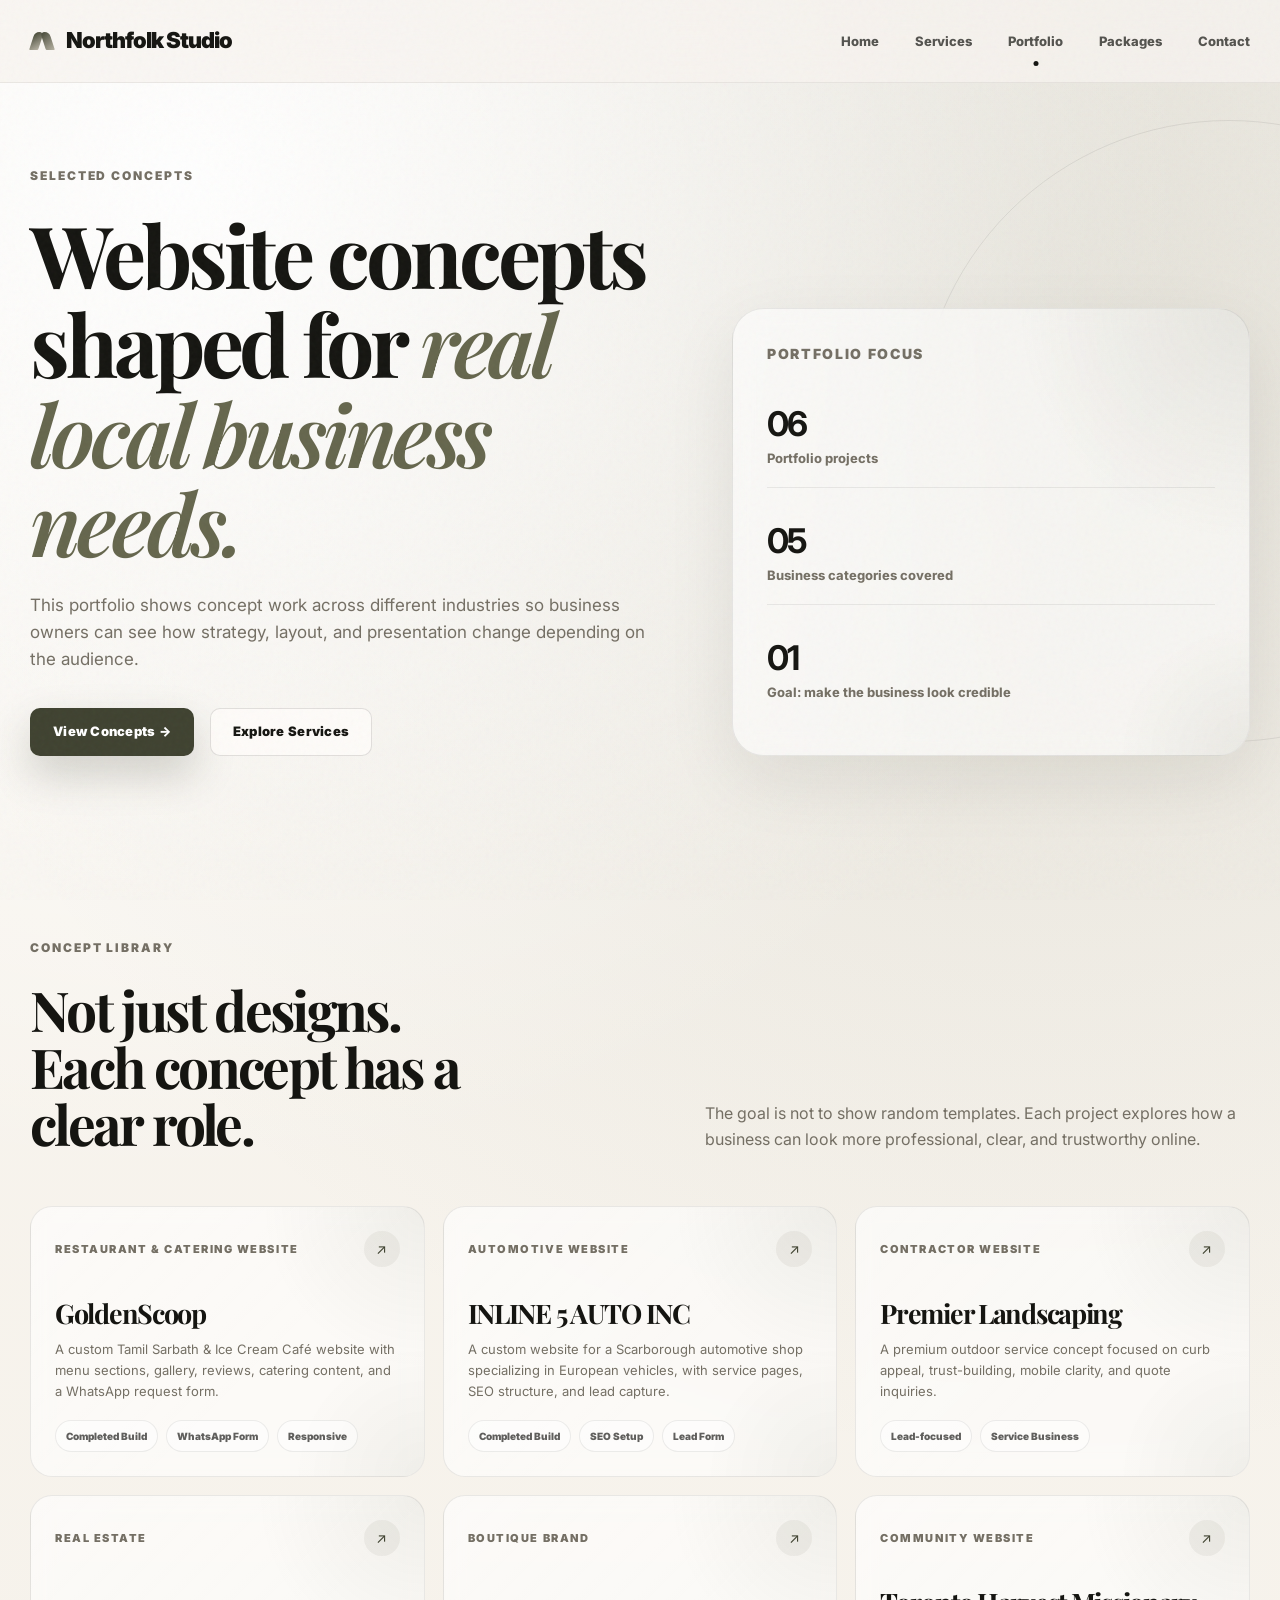
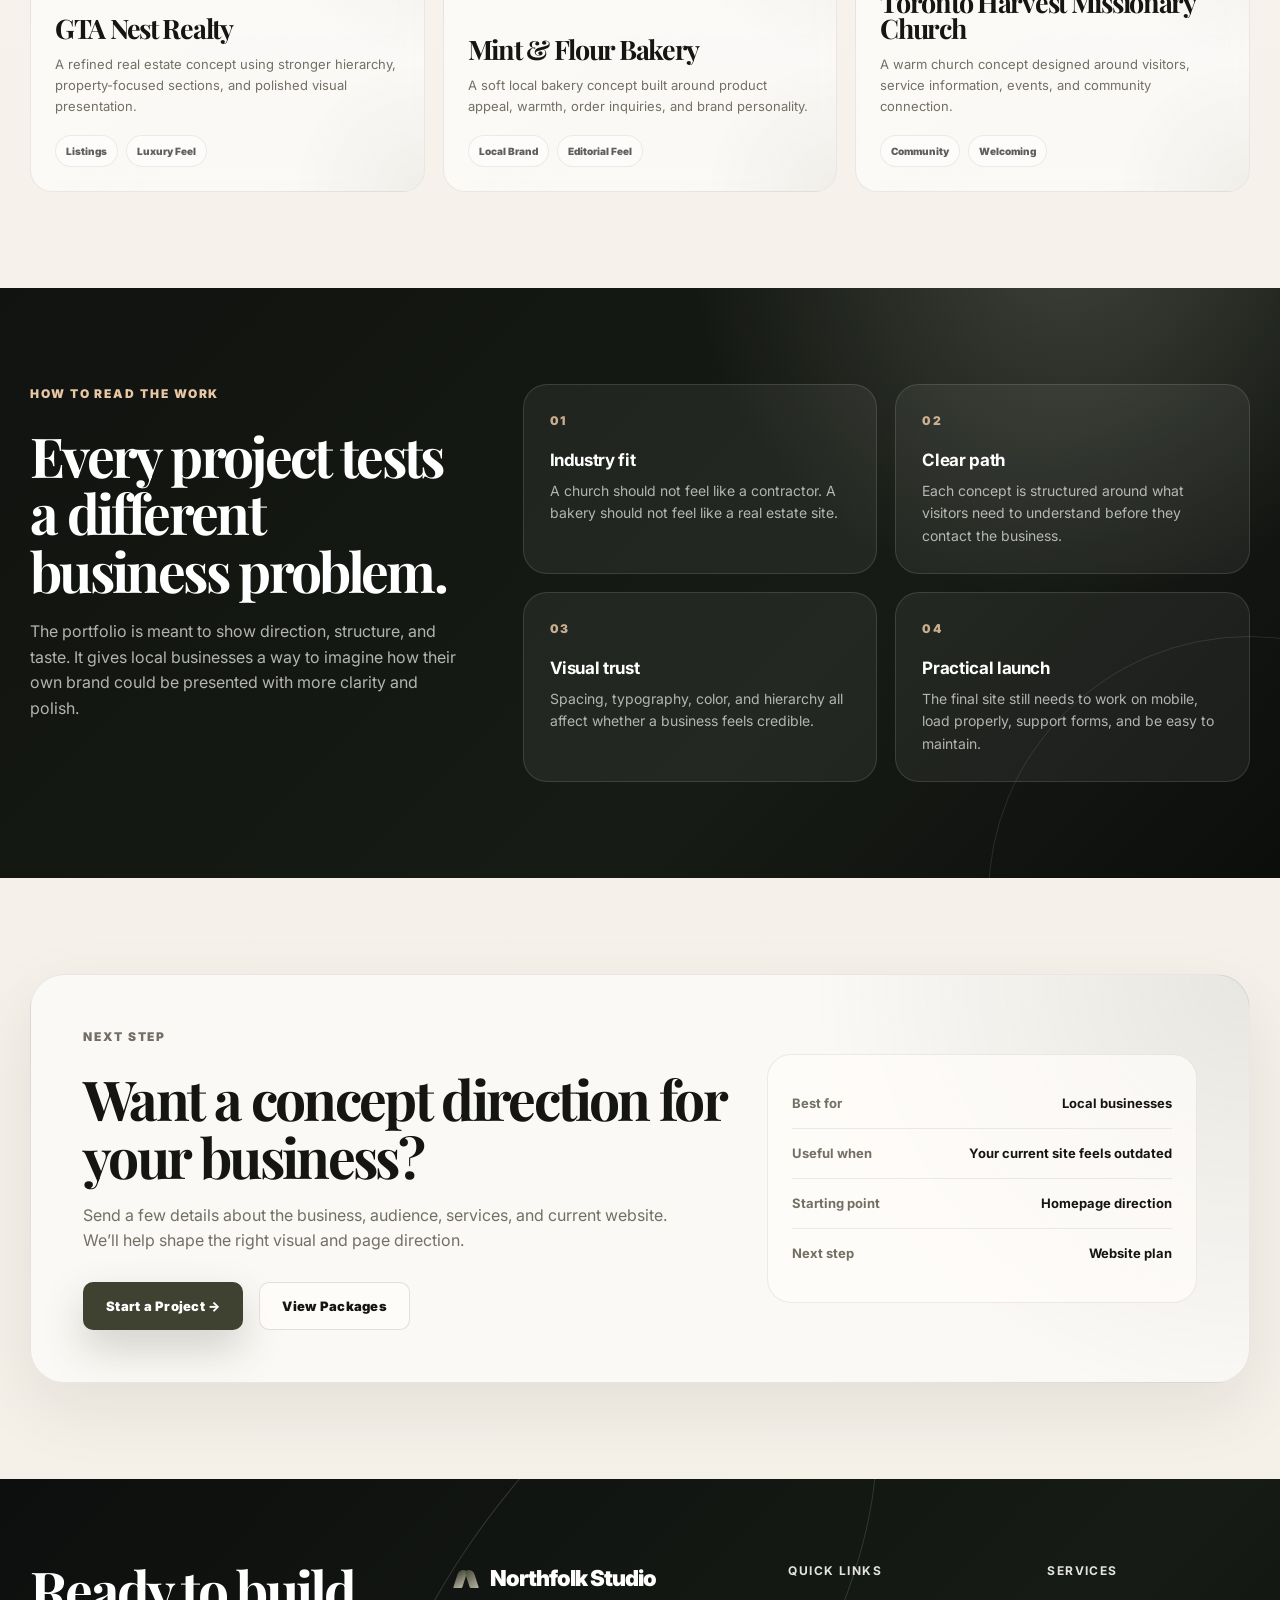
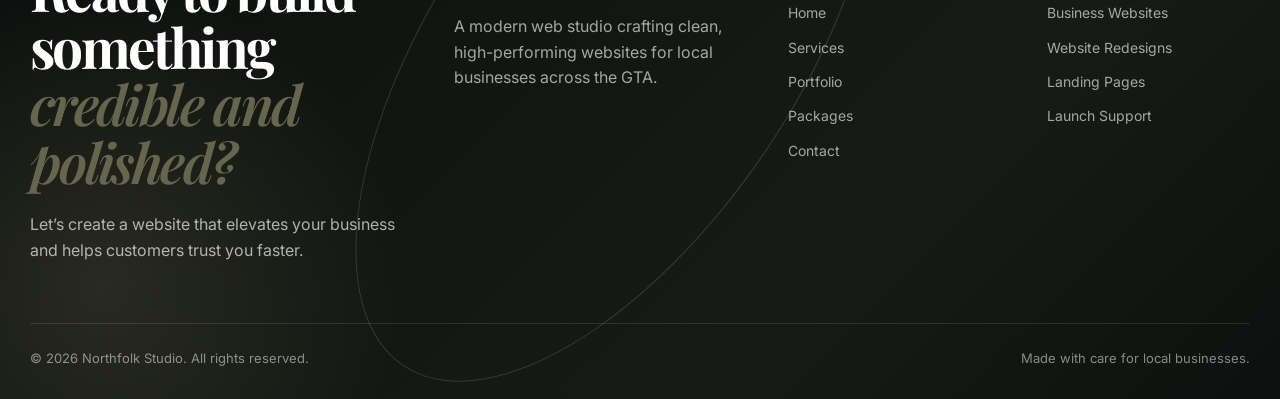
<file: work.html>
<!DOCTYPE html>
<html lang="en">
<head>
  <meta charset="UTF-8" />
  <meta name="viewport" content="width=device-width, initial-scale=1.0" />
  <title>Portfolio | Northfolk Studio</title>
  <meta name="description" content="Explore selected websites and concepts by Northfolk Studio for local businesses, including restaurant, automotive, landscaping, real estate, bakery, and community website designs." />

  <link rel="preconnect" href="https://fonts.googleapis.com">
  <link rel="preconnect" href="https://fonts.gstatic.com" crossorigin>
  <link href="https://fonts.googleapis.com/css2?family=Inter:wght@400;500;600;700;800;900&family=Playfair+Display:ital,wght@0,600;0,700;1,600;1,700&display=swap" rel="stylesheet">

  <style>
    :root {
      --bg: #f7f4ef;
      --surface: #fffdfa;
      --surface-soft: #eee8dd;
      --ink: #151511;
      --muted: #746f64;
      --line: rgba(21, 21, 17, 0.12);
      --line-soft: rgba(21, 21, 17, 0.075);
      --olive: #65664d;
      --olive-dark: #3f4230;
      --olive-soft: #d9d8c8;
      --dark: #10130f;
      --shadow: 0 30px 90px rgba(21, 21, 17, 0.13);
      --max: 1220px;
    }

    * { box-sizing: border-box; margin: 0; padding: 0; }
    html { scroll-behavior: smooth; overflow-x: hidden; }

    body {
      font-family: "Inter", sans-serif;
      color: var(--ink);
      line-height: 1.6;
      overflow-x: hidden;
      background:
        radial-gradient(circle at 14% 5%, rgba(255,255,255,.96), transparent 28%),
        radial-gradient(circle at 82% 8%, rgba(101,102,77,.13), transparent 34%),
        linear-gradient(180deg, #f8f5ef 0%, #f4efe7 100%);
    }

    body::before {
      content: "";
      position: fixed;
      inset: 0;
      pointer-events: none;
      z-index: 9999;
      opacity: .035;
      background-image: url("data:image/svg+xml,%3Csvg viewBox='0 0 250 250' xmlns='http://www.w3.org/2000/svg'%3E%3Cfilter id='noiseFilter'%3E%3CfeTurbulence type='fractalNoise' baseFrequency='0.85' numOctaves='3' stitchTiles='stitch'/%3E%3C/filter%3E%3Crect width='100%25' height='100%25' filter='url(%23noiseFilter)'/%3E%3C/svg%3E");
    }

    a { color: inherit; text-decoration: none; }
    img { width: 100%; display: block; }
    .container { width: min(var(--max), calc(100% - 48px)); margin: 0 auto; }

    header {
      position: fixed;
      top: 0;
      left: 0;
      width: 100%;
      z-index: 1000;
      background: rgba(247, 244, 239, .76);
      backdrop-filter: blur(22px);
      border-bottom: 1px solid rgba(21,21,17,.065);
    }

    .navbar {
      height: 82px;
      display: flex;
      align-items: center;
      justify-content: space-between;
      gap: 28px;
    }

    .brand {
      display: flex;
      align-items: center;
      gap: 12px;
      font-weight: 900;
      letter-spacing: -.045em;
      font-size: 22px;
    }

    .brand-mark {
      width: 24px;
      height: 24px;
      position: relative;
      display: inline-block;
      flex: 0 0 auto;
    }

    .brand-mark::before,
    .brand-mark::after {
      content: "";
      position: absolute;
      top: 3px;
      width: 9px;
      height: 18px;
      border-radius: 9px 9px 2px 2px;
      background: linear-gradient(145deg, var(--olive-dark), #b9b4a5);
      transform: skewX(-18deg);
    }

    .brand-mark::before { left: 2px; }
    .brand-mark::after { right: 2px; transform: skewX(18deg); }

    .nav-links {
      display: flex;
      align-items: center;
      gap: 36px;
      font-size: 13px;
      font-weight: 800;
    }

    .nav-links a { position: relative; color: rgba(21,21,17,.72); }
    .nav-links a:hover { color: var(--ink); }

    .nav-links a.active::after {
      content: "";
      width: 5px;
      height: 5px;
      border-radius: 99px;
      background: var(--ink);
      position: absolute;
      left: 50%;
      transform: translateX(-50%);
      bottom: -15px;
    }

    .mobile-toggle {
      display: none;
      width: 46px;
      height: 46px;
      border: 1px solid var(--line);
      border-radius: 12px;
      background: rgba(255,255,255,.58);
      cursor: pointer;
    }

    .mobile-toggle span {
      display: block;
      width: 19px;
      height: 2px;
      background: var(--ink);
      margin: 5px auto;
      border-radius: 99px;
    }

    .mobile-menu { display: none; }

    .btn {
      display: inline-flex;
      align-items: center;
      justify-content: center;
      gap: 10px;
      min-height: 48px;
      padding: 0 22px;
      border-radius: 10px;
      border: 1px solid transparent;
      font-weight: 900;
      font-size: 13px;
      letter-spacing: .02em;
      transition: transform .25s ease, box-shadow .25s ease, background .25s ease;
      cursor: pointer;
      white-space: nowrap;
    }

    .btn:hover { transform: translateY(-3px); }
    .btn-primary { background: var(--olive-dark); color: #fff; box-shadow: 0 18px 42px rgba(63,66,48,.22); }
    .btn-primary:hover { background: #303326; }
    .btn-light { background: rgba(255,253,250,.78); color: var(--ink); border: 1px solid var(--line); }

    h1,
    h2,
    h3 {
      font-family: "Playfair Display", serif;
      letter-spacing: -.048em;
      line-height: 1.04;
      font-weight: 700;
    }

    h1 { font-size: clamp(48px, 6.7vw, 88px); max-width: 980px; }
    h2 { font-size: clamp(34px, 4.3vw, 58px); }
    h3 { font-size: 25px; }

    .italic { font-style: italic; color: var(--olive); font-weight: 600; }

    .kicker {
      font-size: 12px;
      text-transform: uppercase;
      letter-spacing: .16em;
      font-weight: 900;
      color: var(--muted);
      margin-bottom: 24px;
    }

    section { padding: 96px 0; }

    .hero {
      padding: 166px 0 104px;
      position: relative;
      overflow: hidden;
    }

    .hero::after {
      content: "";
      position: absolute;
      width: 620px;
      height: 620px;
      border: 1px solid rgba(21,21,17,.08);
      border-radius: 50%;
      right: -260px;
      top: 120px;
      pointer-events: none;
    }

    .hero-grid {
      display: grid;
      grid-template-columns: 1fr .82fr;
      gap: 70px;
      align-items: end;
      position: relative;
      z-index: 2;
    }

    .hero-copy {
      max-width: 650px;
      color: var(--muted);
      margin: 26px 0 34px;
      font-size: 17px;
    }

    .hero-actions {
      display: flex;
      flex-wrap: wrap;
      gap: 16px;
      align-items: center;
    }

    .hero-panel {
      background:
        radial-gradient(circle at top right, rgba(101,102,77,.10), transparent 34%),
        rgba(255,255,255,.58);
      border: 1px solid rgba(21,21,17,.08);
      border-radius: 32px;
      padding: 34px;
      box-shadow: 0 24px 70px rgba(21,21,17,.08);
      backdrop-filter: blur(10px);
      position: relative;
      overflow: hidden;
    }

    .hero-panel::after {
      content: "";
      position: absolute;
      width: 260px;
      height: 260px;
      right: -130px;
      bottom: -130px;
      border-radius: 50%;
      background: radial-gradient(circle, rgba(101,102,77,.09), transparent 72%);
      pointer-events: none;
    }

    .hero-panel-inner { position: relative; z-index: 2; }

    .hero-panel-title {
      font-family: "Inter", sans-serif;
      font-size: 14px;
      letter-spacing: .12em;
      text-transform: uppercase;
      color: var(--muted);
      margin-bottom: 24px;
      font-weight: 900;
    }

    .project-counts {
      display: grid;
      gap: 18px;
    }

    .count-item {
      padding: 18px 0;
      border-bottom: 1px solid var(--line-soft);
    }

    .count-item:last-child { border-bottom: 0; }

    .count-item strong {
      display: block;
      font-size: 34px;
      letter-spacing: -.06em;
      line-height: 1;
      margin-bottom: 7px;
    }

    .count-item span {
      display: block;
      color: var(--muted);
      font-size: 13px;
      font-weight: 750;
    }

    .section-heading {
      display: grid;
      grid-template-columns: .58fr 1fr;
      gap: 50px;
      align-items: end;
      margin-bottom: 54px;
    }

    .section-heading p {
      color: var(--muted);
      max-width: 545px;
      justify-self: end;
    }

    .portfolio-grid {
      display: grid;
      grid-template-columns: repeat(12, 1fr);
      gap: 26px;
    }

    .portfolio-card {
      position: relative;
      overflow: hidden;
      border-radius: 28px;
      padding: 34px;
      min-height: 300px;
      background:
        radial-gradient(circle at top right, rgba(101,102,77,.08), transparent 34%),
        rgba(255,255,255,.56);
      border: 1px solid rgba(21,21,17,.08);
      backdrop-filter: blur(10px);
      transition: transform .32s ease, border-color .32s ease, box-shadow .32s ease, background .32s ease;
    }

    .portfolio-card:hover {
      transform: translateY(-8px);
      border-color: rgba(101,102,77,.24);
      box-shadow: 0 26px 70px rgba(21,21,17,.08);
      background:
        radial-gradient(circle at top right, rgba(101,102,77,.14), transparent 38%),
        rgba(255,255,255,.78);
    }

    .portfolio-card::before {
      content: "";
      position: absolute;
      inset: 0;
      background: linear-gradient(135deg, rgba(255,255,255,.12), transparent 60%);
      pointer-events: none;
    }

    .portfolio-card::after {
      content: "";
      position: absolute;
      width: 260px;
      height: 260px;
      right: -130px;
      bottom: -130px;
      border-radius: 50%;
      background: radial-gradient(circle, rgba(101,102,77,.08), transparent 72%);
      pointer-events: none;
      transition: transform .5s ease;
    }

    .portfolio-card:hover::after { transform: scale(1.12); }

    .portfolio-large { grid-column: span 8; min-height: 390px; }
    .portfolio-tall { grid-column: span 4; min-height: 390px; }
    .portfolio-half { grid-column: span 6; }

    .portfolio-top {
      display: flex;
      align-items: center;
      justify-content: space-between;
      gap: 18px;
      margin-bottom: 68px;
      position: relative;
      z-index: 2;
    }

    .portfolio-tag {
      font-size: 11px;
      text-transform: uppercase;
      letter-spacing: .14em;
      font-weight: 900;
      color: var(--muted);
    }

    .portfolio-arrow {
      width: 42px;
      height: 42px;
      display: grid;
      place-items: center;
      border-radius: 50%;
      background: rgba(101,102,77,.08);
      color: var(--olive-dark);
      transition: transform .3s ease, background .3s ease;
      flex: 0 0 auto;
    }

    .portfolio-card:hover .portfolio-arrow {
      transform: translate(4px, -4px);
      background: rgba(101,102,77,.16);
    }

    .portfolio-content {
      position: relative;
      z-index: 2;
    }

    .portfolio-content h3 {
      font-size: clamp(30px, 3vw, 52px);
      line-height: .96;
      margin-bottom: 18px;
      transition: transform .32s ease, color .32s ease;
    }

    .portfolio-card:hover .portfolio-content h3 {
      transform: translateY(-2px);
      color: var(--olive-dark);
    }

    .portfolio-content p {
      max-width: 490px;
      color: var(--muted);
      font-size: 14px;
      line-height: 1.75;
    }

    .portfolio-meta {
      margin-top: 28px;
      display: flex;
      flex-wrap: wrap;
      gap: 10px;
    }

    .portfolio-meta span {
      display: inline-flex;
      border: 1px solid var(--line-soft);
      background: rgba(255,255,255,.46);
      border-radius: 999px;
      padding: 8px 11px;
      color: rgba(21,21,17,.68);
      font-size: 11px;
      font-weight: 900;
    }

    .dark-section {
      background:
        radial-gradient(circle at 83% -10%, rgba(217,216,200,.20), transparent 30%),
        linear-gradient(135deg, #10130f, #171b15 64%, #0c0e0c);
      color: #fff;
      position: relative;
      overflow: hidden;
    }

    .dark-section::after {
      content: "";
      position: absolute;
      width: 520px;
      height: 520px;
      right: -230px;
      bottom: -280px;
      border: 1px solid rgba(255,255,255,.10);
      border-radius: 50%;
      pointer-events: none;
    }

    .thinking-grid {
      display: grid;
      grid-template-columns: .75fr 1.25fr;
      gap: 56px;
      align-items: start;
      position: relative;
      z-index: 2;
    }

    .thinking-copy p {
      color: rgba(255,255,255,.68);
      margin-top: 20px;
      max-width: 430px;
    }

    .thinking-list {
      display: grid;
      grid-template-columns: repeat(2, 1fr);
      gap: 18px;
    }

    .thinking-item {
      padding: 26px;
      border-radius: 24px;
      border: 1px solid rgba(255,255,255,.12);
      background: rgba(255,255,255,.06);
    }

    .thinking-item span {
      display: block;
      color: rgba(232,199,164,.84);
      font-size: 12px;
      font-weight: 900;
      letter-spacing: .14em;
      text-transform: uppercase;
      margin-bottom: 22px;
    }

    .thinking-item h3 {
      font-family: "Inter", sans-serif;
      letter-spacing: -.02em;
      font-size: 17px;
      margin-bottom: 10px;
    }

    .thinking-item p {
      color: rgba(255,255,255,.66);
      font-size: 14px;
    }

    .cta-section { padding-bottom: 0; }

    .cta-card {
      position: relative;
      overflow: hidden;
      border-radius: 34px;
      padding: 52px;
      background:
        radial-gradient(circle at top right, rgba(101,102,77,.13), transparent 34%),
        rgba(255,255,255,.58);
      border: 1px solid rgba(21,21,17,.08);
      box-shadow: 0 24px 70px rgba(21,21,17,.08);
      display: grid;
      grid-template-columns: 1.2fr .8fr;
      gap: 40px;
      align-items: center;
    }

    .cta-card h2 { max-width: 720px; }
    .cta-card p { color: var(--muted); margin-top: 18px; max-width: 600px; }

    .cta-actions {
      display: flex;
      gap: 16px;
      flex-wrap: wrap;
      margin-top: 28px;
    }

    .cta-panel {
      background: rgba(255,253,250,.72);
      border: 1px solid var(--line-soft);
      border-radius: 24px;
      padding: 24px;
    }

    .cta-row {
      display: flex;
      justify-content: space-between;
      gap: 20px;
      padding: 14px 0;
      border-bottom: 1px solid var(--line-soft);
    }

    .cta-row:last-child { border-bottom: 0; }
    .cta-row span { color: var(--muted); font-size: 13px; font-weight: 700; }
    .cta-row strong { text-align: right; font-size: 13px; }

    footer {
      background:
        radial-gradient(circle at 8% 78%, rgba(101,102,77,.28), transparent 24%),
        linear-gradient(135deg, #0c0f0d, #171b15 68%, #0d100e);
      color: #fff;
      padding: 82px 0 30px;
      position: relative;
      overflow: hidden;
      margin-top: 96px;
    }

    footer::before {
      content: "";
      position: absolute;
      width: 360px;
      height: 760px;
      left: 34%;
      top: -210px;
      border: 1px solid rgba(255,255,255,.14);
      border-radius: 50%;
      transform: rotate(34deg);
    }

    .footer-grid {
      display: grid;
      grid-template-columns: 1.45fr 1.1fr .8fr .8fr;
      gap: 56px;
      position: relative;
      z-index: 2;
    }

    .footer-cta h2 { max-width: 500px; margin-bottom: 22px; }
    .footer-cta p { color: rgba(255,255,255,.66); max-width: 400px; }
    .footer-brand p { color: rgba(255,255,255,.62); margin: 18px 0 24px; max-width: 340px; }

    .footer-col h4 {
      font-size: 12px;
      text-transform: uppercase;
      letter-spacing: .12em;
      margin-bottom: 22px;
      color: rgba(255,255,255,.88);
    }

    .footer-col a {
      display: block;
      color: rgba(255,255,255,.62);
      margin-bottom: 12px;
      font-size: 14px;
    }

    .footer-col a:hover { color: #fff; }

    .footer-bottom {
      border-top: 1px solid rgba(255,255,255,.10);
      margin-top: 60px;
      padding-top: 24px;
      display: flex;
      justify-content: space-between;
      gap: 20px;
      color: rgba(255,255,255,.50);
      font-size: 13px;
      position: relative;
      z-index: 2;
    }

    .reveal {
      opacity: 0;
      transform: translateY(22px);
      transition: opacity .8s ease, transform .8s ease;
    }

    .reveal.show { opacity: 1; transform: translateY(0); }

    @media (max-width: 1050px) {
      .nav-links { display: none; }
      .mobile-toggle { display: block; }

      .mobile-menu {
        display: none;
        padding: 18px 24px 28px;
        border-top: 1px solid var(--line);
        background: rgba(247,244,239,.96);
      }

      .mobile-menu.open { display: grid; gap: 16px; }
      .mobile-menu a { font-weight: 800; }

      .hero-grid,
      .section-heading,
      .thinking-grid,
      .cta-card,
      .footer-grid {
        grid-template-columns: 1fr;
      }

      .section-heading p { justify-self: start; }
      .portfolio-grid { grid-template-columns: 1fr; }
      .portfolio-large,
      .portfolio-tall,
      .portfolio-half { grid-column: span 1; }
      .thinking-list { grid-template-columns: 1fr 1fr; }
    }

    @media (max-width: 680px) {
      .container { width: calc(100% - 30px); }
      .navbar { height: 74px; }
      .brand { font-size: 19px; }
      .hero { padding-top: 126px; padding-bottom: 74px; }
      h1 { font-size: 46px; }
      h2 { font-size: 36px; }
      section { padding: 74px 0; }

      .hero-actions,
      .cta-actions { flex-direction: column; }
      .btn { width: 100%; }

      .hero-panel,
      .cta-card {
        padding: 26px;
        border-radius: 24px;
      }

      .portfolio-card {
        padding: 26px;
        min-height: 280px;
      }

      .portfolio-large,
      .portfolio-tall {
        min-height: 330px;
      }

      .portfolio-top { margin-bottom: 52px; }
      .portfolio-content h3 { font-size: 38px; }
      .thinking-list { grid-template-columns: 1fr; }

      .cta-row { display: block; }
      .cta-row strong { display: block; text-align: left; margin-top: 6px; }
      .footer-bottom { flex-direction: column; }
    }

    /* Compact portfolio layout */
    #portfolio {
      padding-top: 78px;
    }

    .portfolio-grid {
      grid-template-columns: repeat(3, minmax(0, 1fr));
      gap: 18px;
    }

    .portfolio-card,
    .portfolio-large,
    .portfolio-tall,
    .portfolio-half {
      grid-column: auto;
      min-height: 245px;
      padding: 24px;
      border-radius: 22px;
      display: flex;
      flex-direction: column;
      justify-content: space-between;
    }

    .portfolio-top {
      margin-bottom: 34px;
    }

    .portfolio-arrow {
      width: 36px;
      height: 36px;
      font-size: 14px;
    }

    .portfolio-content h3 {
      font-size: clamp(26px, 2.1vw, 34px);
      margin-bottom: 12px;
    }

    .portfolio-content p {
      max-width: none;
      font-size: 13px;
      line-height: 1.62;
    }

    .portfolio-meta {
      margin-top: 18px;
      gap: 8px;
    }

    .portfolio-meta span {
      padding: 7px 10px;
      font-size: 10px;
    }

    @media (max-width: 1050px) {
      .portfolio-grid {
        grid-template-columns: repeat(2, minmax(0, 1fr));
      }
    }

    @media (max-width: 680px) {
      .portfolio-grid {
        grid-template-columns: 1fr;
      }

      .portfolio-card,
      .portfolio-large,
      .portfolio-tall,
      .portfolio-half {
        min-height: auto;
        padding: 24px;
      }

      .portfolio-top {
        margin-bottom: 28px;
      }

      .portfolio-content h3 {
        font-size: 32px;
      }
    }

  </style>
</head>

<body>
<header>
  <div class="container navbar">
    <a href="index.html" class="brand" aria-label="Northfolk Studio Home">
      <span class="brand-mark"></span>
      <span>Northfolk Studio</span>
    </a>

    <nav class="nav-links" aria-label="Main navigation">
      <a href="index.html">Home</a>
      <a href="services.html">Services</a>
      <a class="active" href="work.html">Portfolio</a>
      <a href="packages.html">Packages</a>
      <a href="contact.html">Contact</a>
    </nav>

    <button class="mobile-toggle" aria-label="Open mobile menu" aria-expanded="false">
      <span></span><span></span><span></span>
    </button>
  </div>

  <nav class="mobile-menu" id="mobileMenu">
    <a href="index.html">Home</a>
    <a href="services.html">Services</a>
    <a href="work.html">Portfolio</a>
    <a href="packages.html">Packages</a>
    <a href="contact.html">Contact</a>
  </nav>
</header>

  <main>
    <section class="hero">
      <div class="container hero-grid">
        <div class="reveal">
          <div class="kicker">Selected concepts</div>
          <h1>Website concepts shaped for <span class="italic">real local business needs.</span></h1>
          <p class="hero-copy">This portfolio shows concept work across different industries so business owners can see how strategy, layout, and presentation change depending on the audience.</p>
          <div class="hero-actions">
            <a class="btn btn-primary" href="#portfolio">View Concepts →</a>
            <a class="btn btn-light" href="services.html">Explore Services</a>
          </div>
        </div>

        <aside class="hero-panel reveal" aria-label="Portfolio overview">
          <div class="hero-panel-inner">
            <div class="hero-panel-title">Portfolio focus</div>
            <div class="project-counts">
              <div class="count-item">
             <strong>06</strong>
<span>Portfolio projects</span>
              </div>
              <div class="count-item">
                <strong>05</strong>
                <span>Business categories covered</span>
              </div>
              <div class="count-item">
                <strong>01</strong>
                <span>Goal: make the business look credible</span>
              </div>
            </div>
          </div>
        </aside>
      </div>
    </section>

    <section id="portfolio">
      <div class="container">
        <div class="section-heading reveal">
          <div>
            <div class="kicker">Concept library</div>
            <h2>Not just designs. Each concept has a clear role.</h2>
          </div>
          <p>The goal is not to show random templates. Each project explores how a business can look more professional, clear, and trustworthy online.</p>
        </div>

        <div class="portfolio-grid reveal">
          <a class="portfolio-card" href="goldenscoop/index.html">
            <div class="portfolio-top">
              <span class="portfolio-tag">Restaurant & Catering Website</span>
              <span class="portfolio-arrow">↗</span>
            </div>
            <div class="portfolio-content">
              <h3>GoldenScoop</h3>
              <p>A custom Tamil Sarbath & Ice Cream Café website with menu sections, gallery, reviews, catering content, and a WhatsApp request form.</p>
              <div class="portfolio-meta">
                <span>Completed Build</span>
                <span>WhatsApp Form</span>
                <span>Responsive</span>
              </div>
            </div>
          </a>

          <a class="portfolio-card" href="https://www.inline5autoinc.ca/" target="_blank" rel="noopener">
            <div class="portfolio-top">
              <span class="portfolio-tag">Automotive Website</span>
              <span class="portfolio-arrow">↗</span>
            </div>
            <div class="portfolio-content">
              <h3>INLINE 5 AUTO INC</h3>
              <p>A custom website for a Scarborough automotive shop specializing in European vehicles, with service pages, SEO structure, and lead capture.</p>
              <div class="portfolio-meta">
                <span>Completed Build</span>
                <span>SEO Setup</span>
                <span>Lead Form</span>
              </div>
            </div>
          </a>

          <a class="portfolio-card" href="LawnCareConcept_2.html">
            <div class="portfolio-top">
              <span class="portfolio-tag">Contractor Website</span>
              <span class="portfolio-arrow">↗</span>
            </div>
            <div class="portfolio-content">
              <h3>Premier Landscaping</h3>
              <p>A premium outdoor service concept focused on curb appeal, trust-building, mobile clarity, and quote inquiries.</p>
              <div class="portfolio-meta">
                <span>Lead-focused</span>
                <span>Service Business</span>
              </div>
            </div>
          </a>

          <a class="portfolio-card" href="realEstate.html">
            <div class="portfolio-top">
              <span class="portfolio-tag">Real Estate</span>
              <span class="portfolio-arrow">↗</span>
            </div>
            <div class="portfolio-content">
              <h3>GTA Nest Realty</h3>
              <p>A refined real estate concept using stronger hierarchy, property-focused sections, and polished visual presentation.</p>
              <div class="portfolio-meta">
                <span>Listings</span>
                <span>Luxury Feel</span>
              </div>
            </div>
          </a>

          <a class="portfolio-card" href="bakery-project.html">
            <div class="portfolio-top">
              <span class="portfolio-tag">Boutique Brand</span>
              <span class="portfolio-arrow">↗</span>
            </div>
            <div class="portfolio-content">
              <h3>Mint & Flour Bakery</h3>
              <p>A soft local bakery concept built around product appeal, warmth, order inquiries, and brand personality.</p>
              <div class="portfolio-meta">
                <span>Local Brand</span>
                <span>Editorial Feel</span>
              </div>
            </div>
          </a>

          <a class="portfolio-card" href="ChurchConcept_1.html">
            <div class="portfolio-top">
              <span class="portfolio-tag">Community Website</span>
              <span class="portfolio-arrow">↗</span>
            </div>
            <div class="portfolio-content">
              <h3>Toronto Harvest Missionary Church</h3>
              <p>A warm church concept designed around visitors, service information, events, and community connection.</p>
              <div class="portfolio-meta">
                <span>Community</span>
                <span>Welcoming</span>
              </div>
            </div>
          </a>
        </div>        </div>
      </div>
    </section>

    <section class="dark-section reveal">
      <div class="container thinking-grid">
        <div class="thinking-copy">
          <div class="kicker" style="color:#e8c7a4;">How to read the work</div>
          <h2>Every project tests a different business problem.</h2>
          <p>The portfolio is meant to show direction, structure, and taste. It gives local businesses a way to imagine how their own brand could be presented with more clarity and polish.</p>
        </div>

        <div class="thinking-list">
          <article class="thinking-item">
            <span>01</span>
            <h3>Industry fit</h3>
            <p>A church should not feel like a contractor. A bakery should not feel like a real estate site.</p>
          </article>
          <article class="thinking-item">
            <span>02</span>
            <h3>Clear path</h3>
            <p>Each concept is structured around what visitors need to understand before they contact the business.</p>
          </article>
          <article class="thinking-item">
            <span>03</span>
            <h3>Visual trust</h3>
            <p>Spacing, typography, color, and hierarchy all affect whether a business feels credible.</p>
          </article>
          <article class="thinking-item">
            <span>04</span>
            <h3>Practical launch</h3>
            <p>The final site still needs to work on mobile, load properly, support forms, and be easy to maintain.</p>
          </article>
        </div>
      </div>
    </section>

    <section class="cta-section reveal">
      <div class="container">
        <div class="cta-card">
          <div>
            <div class="kicker">Next step</div>
            <h2>Want a concept direction for your business?</h2>
            <p>Send a few details about the business, audience, services, and current website. We’ll help shape the right visual and page direction.</p>
            <div class="cta-actions">
              <a class="btn btn-primary" href="contact.html">Start a Project →</a>
              <a class="btn btn-light" href="packages.html">View Packages</a>
            </div>
          </div>

          <div class="cta-panel">
            <div class="cta-row">
              <span>Best for</span>
              <strong>Local businesses</strong>
            </div>
            <div class="cta-row">
              <span>Useful when</span>
              <strong>Your current site feels outdated</strong>
            </div>
            <div class="cta-row">
              <span>Starting point</span>
              <strong>Homepage direction</strong>
            </div>
            <div class="cta-row">
              <span>Next step</span>
              <strong>Website plan</strong>
            </div>
          </div>
        </div>
      </div>
    </section>
  </main>

  <footer>
    <div class="container footer-grid">
      <div class="footer-cta">
        <h2>Ready to build something <span class="italic">credible and polished?</span></h2>
        <p>Let’s create a website that elevates your business and helps customers trust you faster.</p>
      </div>

      <div class="footer-brand">
        <a href="index.html" class="brand"><span class="brand-mark"></span><span>Northfolk Studio</span></a>
        <p>A modern web studio crafting clean, high-performing websites for local businesses across the GTA.</p>
      </div>

      <div class="footer-col">
        <h4>Quick Links</h4>
        <a href="index.html">Home</a>
        <a href="services.html">Services</a>
        <a href="work.html">Portfolio</a>
        <a href="packages.html">Packages</a>
        <a href="contact.html">Contact</a>
      </div>

      <div class="footer-col">
        <h4>Services</h4>
        <a href="services.html">Business Websites</a>
        <a href="services.html">Website Redesigns</a>
        <a href="services.html">Landing Pages</a>
        <a href="services.html">Launch Support</a>
      </div>
    </div>

    <div class="container footer-bottom">
      <span>© 2026 Northfolk Studio. All rights reserved.</span>
      <span>Made with care for local businesses.</span>
    </div>
  </footer>

  <script>
    const toggle = document.querySelector('.mobile-toggle');
    const menu = document.querySelector('#mobileMenu');

    toggle.addEventListener('click', () => {
      const isOpen = menu.classList.toggle('open');
      toggle.setAttribute('aria-expanded', isOpen ? 'true' : 'false');
    });

    const revealEls = document.querySelectorAll('.reveal');
    const observer = new IntersectionObserver((entries) => {
      entries.forEach(entry => {
        if (entry.isIntersecting) entry.target.classList.add('show');
      });
    }, { threshold: 0.14 });

    revealEls.forEach(el => observer.observe(el));
  </script>
</body>
</html>
</file>
<file: goldenscoop/css/styles.css>
@import url('https://fonts.googleapis.com/css2?family=Inter:wght@400;500;600;700;800;900&family=Playfair+Display:wght@700;800;900&family=Pacifico&display=swap');
:root{--maroon:#3b050c;--maroon-dark:#160104;--gold:#f8b922;--cream:#fff6e8;--cream-soft:#fffaf1;--red:#b91f35;--green:#3d9634;--orange:#d46a14;--brown:#3b1b11;--muted:#765f58;--max:1180px}*{box-sizing:border-box}html{scroll-behavior:smooth}body{margin:0;font-family:Inter,system-ui,sans-serif;background:var(--cream);color:var(--brown);overflow-x:hidden}img{display:block;max-width:100%}a{color:inherit;text-decoration:none}.site-header{position:absolute;inset:0 0 auto 0;width:100%;z-index:20}.nav-shell{width:min(var(--max),calc(100% - 42px));height:92px;margin:auto;display:flex;align-items:center;gap:26px}.brand{display:flex;align-items:center;gap:14px;color:var(--gold)}.brand img{width:78px;height:78px;object-fit:contain;filter:drop-shadow(0 8px 18px rgba(0,0,0,.45))}.brand span{font-family:Pacifico,cursive;font-size:2rem;line-height:1}.nav-links{margin-left:auto;display:flex;align-items:center;gap:27px;color:#fff;font-size:.75rem;font-weight:900;text-transform:uppercase;letter-spacing:.065em}.nav-links a{position:relative;padding:12px 0}.nav-links a:after{content:"";position:absolute;left:0;bottom:5px;width:0;height:2px;background:var(--gold);transition:.22s}.nav-links a:hover:after{width:100%}.order-button{padding:14px 24px;border-radius:11px;background:linear-gradient(180deg,#ffd76b,var(--gold));color:#2c0708;font-weight:950;font-size:.78rem;letter-spacing:.06em;text-transform:uppercase;box-shadow:0 13px 26px rgba(248,185,34,.24)}.menu-toggle{display:none;margin-left:auto;border:0;width:44px;height:40px;border-radius:9px;background:var(--gold);padding:9px}.menu-toggle span{display:block;height:2px;background:#310609;margin:5px 0}.hero{position:relative;min-height:690px;overflow:hidden;color:#fff;background:#1a0205}.hero-art{position:absolute;inset:0;width:100%;height:100%;object-fit:cover;object-position:center}.hero-shade{position:absolute;inset:0;background:linear-gradient(90deg,rgba(18,1,4,.96) 0%,rgba(34,3,8,.78) 38%,rgba(22,2,6,.10) 75%),linear-gradient(180deg,rgba(0,0,0,.2),transparent 38%,rgba(0,0,0,.24))}.hero-inner{position:relative;z-index:3;width:min(var(--max),calc(100% - 42px));min-height:690px;margin:auto;padding:130px 0 54px;display:flex;align-items:center}.hero-copy{max-width:500px}.script{margin:0 0 -8px;color:var(--gold);font-family:Pacifico,cursive;font-size:clamp(2.4rem,4vw,3.8rem);line-height:1}.hero h1{margin:0;font-family:'Playfair Display',serif;font-size:clamp(4.4rem,7.6vw,7.5rem);line-height:.82;letter-spacing:.02em;text-transform:uppercase;text-shadow:0 12px 30px rgba(0,0,0,.4)}.hero-tagline{margin:22px 0 16px;color:var(--gold);font-size:1.22rem;font-weight:900;letter-spacing:.15em;text-transform:uppercase}.hero-text{max-width:430px;margin:0;color:rgba(255,255,255,.92);font-size:1.03rem;line-height:1.7}.hero-actions{display:flex;flex-wrap:wrap;gap:16px;margin:30px 0 40px}.btn{display:inline-flex;align-items:center;justify-content:center;gap:12px;min-height:48px;padding:15px 24px;border-radius:10px;font-size:.78rem;font-weight:950;letter-spacing:.06em;text-transform:uppercase}.btn-primary{background:linear-gradient(180deg,#ffd76b,var(--gold));color:#2e0808}.btn-outline{border:1px solid rgba(248,185,34,.7);color:#fff;background:rgba(20,2,5,.25)}.hero-badges{display:grid;grid-template-columns:repeat(4,max-content);gap:18px}.hero-badges div{display:grid;grid-template-columns:34px auto;column-gap:8px;align-items:center;color:#fff;font-size:.65rem;line-height:1.1;text-transform:uppercase}.hero-badges span{grid-row:span 2;width:34px;height:34px;display:grid;place-items:center;border:1px solid rgba(248,185,34,.6);border-radius:50%;color:var(--gold)}.hero-badges strong{font-size:.67rem}.hero-badges small{color:rgba(255,255,255,.82)}.menu-section{position:relative;padding:42px 0 46px;overflow:hidden;background:var(--cream-soft)}.menu-bg{position:absolute;inset:0;width:100%;height:100%;object-fit:cover;opacity:.98}.section-title{position:relative;z-index:2;text-align:center;margin-bottom:18px}.section-title span{display:block;color:var(--red);font-size:.78rem;font-weight:950;letter-spacing:.14em;text-transform:uppercase}.section-title h2{margin:8px 0 0;font-family:'Playfair Display',serif;font-size:clamp(2rem,3vw,3rem);line-height:1}.section-title em{color:var(--red);font-family:Pacifico,cursive;font-style:normal;font-weight:400}.menu-grid{position:relative;z-index:2;width:min(1110px,calc(100% - 42px));margin:auto;display:grid;grid-template-columns:repeat(4,1fr);gap:18px}.drink-card{min-height:420px;padding:10px 10px 20px;border:1px solid rgba(92,30,20,.10);border-radius:18px;background:rgba(255,255,255,.50);box-shadow:0 18px 45px rgba(70,17,12,.10);text-align:center;transition:.25s}.drink-card:hover{transform:translateY(-8px);box-shadow:0 28px 64px rgba(70,17,12,.18)}.drink-image{height:290px;display:flex;align-items:flex-end;justify-content:center;margin-bottom:-4px}.drink-image img{max-height:290px;width:100%;object-fit:contain;filter:drop-shadow(0 18px 15px rgba(65,25,12,.15))}.drink-card h3{margin:0 0 5px;color:var(--red);font-family:Pacifico,cursive;font-size:1.72rem;font-weight:400;line-height:1.1}.drink-card h3.orange{color:var(--orange)}.drink-card h3.green{color:var(--green)}.price{display:inline-block;margin:0 0 8px;padding:4px 12px;border-radius:999px;background:var(--gold);color:#32100b;font-size:.82rem;font-weight:950}.drink-card p:last-child{max-width:185px;margin:auto;color:var(--muted);font-size:.78rem;line-height:1.48}.view-menu{position:relative;z-index:2;width:fit-content;min-width:245px;margin:24px auto 0;padding:12px 26px;display:flex;align-items:center;justify-content:center;gap:16px;border:2px solid rgba(185,31,53,.65);border-radius:9px;color:var(--red);background:rgba(255,255,255,.48);font-size:.78rem;font-weight:950;letter-spacing:.06em;text-transform:uppercase}.icecream-strip{width:100%;overflow:hidden;background:#f4ac1d;padding:0}.icecream-strip img{width:100%;height:auto;display:block}.story-section{background:linear-gradient(180deg,#fff9f0,#fff2df);padding:34px 0 0}.story-inner{width:min(var(--max),100%);margin:auto;display:grid;grid-template-columns:365px minmax(0,1fr);min-height:455px}.story-copy{align-self:center;padding:48px 36px 44px 0}.eyebrow{color:var(--red);font-size:.78rem;font-weight:950;letter-spacing:.14em;text-transform:uppercase}.story-copy h2{margin:8px 0 14px;font-family:'Playfair Display',serif;font-size:clamp(2.1rem,3.8vw,3.5rem);line-height:.94}.story-copy em{color:var(--red);font-family:Pacifico,cursive;font-style:normal;font-weight:400}.story-copy p{max-width:345px;margin:0 0 11px;color:var(--muted);font-size:.92rem;line-height:1.62}.signature{color:var(--red)!important;font-family:Pacifico,cursive;font-size:1.15rem!important}.story-link{width:fit-content;margin-top:20px;padding:12px 20px;display:flex;gap:14px;border:2px solid rgba(185,31,53,.65);border-radius:9px;color:var(--red);font-size:.78rem;font-weight:950;letter-spacing:.06em;text-transform:uppercase}.story-image{position:relative;min-height:455px;overflow:hidden;border-radius:20px 0 0 20px;box-shadow:0 20px 50px rgba(70,17,12,.12)}.story-image>img{width:100%;height:100%;min-height:455px;object-fit:cover;object-position:center top}.catering-box{position:absolute;right:28px;bottom:28px;width:min(310px,calc(100% - 56px));padding:24px;border:4px solid var(--gold);border-radius:18px;background:linear-gradient(145deg,#6f101b,#470710);color:#fff;text-align:center;box-shadow:0 20px 45px rgba(0,0,0,.35)}.catering-box h3{margin:0 0 8px;color:var(--gold);font-size:1.15rem;letter-spacing:.12em;text-transform:uppercase}.catering-box p{margin:0 0 16px;color:#ffe9c8;font-size:.9rem;line-height:1.45}.catering-box a{display:inline-block;padding:11px 20px;border-radius:8px;background:var(--gold);color:#360709;font-size:.75rem;font-weight:950;text-transform:uppercase}.cream-section{background:radial-gradient(circle at 7% 18%,rgba(248,185,34,.10),transparent 25%),linear-gradient(180deg,#fffaf1,#fff2df)}.why-section{padding:44px 0 34px}.section-rule{width:min(var(--max),calc(100% - 42px));margin:0 auto 28px;display:flex;justify-content:center;align-items:center;gap:18px;text-align:center;color:var(--brown);font-size:.9rem;font-weight:950;letter-spacing:.1em;text-transform:uppercase}.section-rule:before,.section-rule:after{content:"";width:min(175px,20vw);height:1px;background:linear-gradient(90deg,transparent,rgba(72,28,18,.45))}.section-rule:after{background:linear-gradient(90deg,rgba(72,28,18,.45),transparent)}.why-grid{width:min(var(--max),calc(100% - 42px));margin:auto;display:grid;grid-template-columns:repeat(4,1fr);gap:22px}.why-grid article{min-height:152px;padding:24px 18px 22px;border:1px solid rgba(80,24,13,.12);border-radius:15px;background:rgba(255,255,255,.62);box-shadow:0 13px 26px rgba(70,18,14,.07);text-align:center}.why-icon{width:55px;height:55px;margin:0 auto 13px;display:grid;place-items:center;border-radius:50%;background:linear-gradient(180deg,#ffd166,var(--gold))}.why-icon img{width:38px;height:38px;object-fit:contain;filter:sepia(1) saturate(1.2) hue-rotate(340deg) brightness(.72)}.why-grid h3{margin:0 0 7px;font-family:'Playfair Display',serif;font-size:1.1rem}.why-grid p{margin:0;color:var(--muted);font-size:.8rem;line-height:1.45}.gallery-section{padding:24px 0 30px}.gallery-track{width:min(var(--max),calc(100% - 42px));margin:auto;display:grid;grid-template-columns:repeat(6,1fr);gap:14px}.gallery-track figure{height:155px;margin:0;overflow:hidden;border-radius:12px;border:1px solid rgba(80,24,13,.13);background:#fff;box-shadow:0 14px 28px rgba(70,18,14,.11)}.gallery-track img{width:100%;height:100%;object-fit:cover}.reviews-section{padding:24px 0 54px}.reviews-grid{width:min(980px,calc(100% - 42px));margin:auto;display:grid;grid-template-columns:repeat(3,1fr);gap:26px}.reviews-grid article{min-height:145px;padding:25px 22px 22px;border:1px solid rgba(80,24,13,.12);border-radius:14px;background:rgba(255,255,255,.68);box-shadow:0 13px 30px rgba(70,18,14,.1);text-align:center}.stars{color:var(--gold);letter-spacing:3px}.reviews-grid p{margin:10px 0 12px;color:#62504a;font-size:.84rem;line-height:1.55}.reviews-grid strong{color:var(--red);font-size:.82rem}.site-footer{padding:48px 0 18px;background:radial-gradient(circle at 8% 20%,rgba(248,185,34,.1),transparent 24%),linear-gradient(115deg,#2a0408,#68101b);color:#fff}.footer-inner{width:min(var(--max),calc(100% - 42px));margin:auto;display:grid;grid-template-columns:1.35fr .85fr .9fr 1.1fr 1fr;gap:28px}.footer-brand img{width:92px;height:92px;object-fit:contain}.footer-brand span{display:block;margin:-6px 0 10px;color:var(--gold);font-family:Pacifico,cursive;font-size:1.7rem}.footer-inner h4{margin:8px 0 16px;color:var(--gold);font-size:.78rem;font-weight:950;letter-spacing:.13em;text-transform:uppercase}.footer-inner p,.footer-inner a{display:block;margin:8px 0;color:rgba(255,239,219,.82);font-size:.86rem;line-height:1.7}.socials{display:flex;gap:10px;color:var(--gold);font-size:1.2rem}.footer-seal{text-align:center}.footer-seal img{width:145px;height:88px;object-fit:contain;margin:auto}.footer-seal p{color:#ffe6c5;font-family:Pacifico,cursive;font-size:1.1rem}.footer-bottom{width:min(var(--max),calc(100% - 42px));margin:34px auto 0;padding-top:16px;border-top:1px solid rgba(255,255,255,.1);color:rgba(255,255,255,.62);font-size:.78rem;text-align:center}@media(max-width:1050px){.nav-links{gap:16px}.menu-grid,.why-grid{grid-template-columns:repeat(2,1fr);max-width:760px}.story-inner{grid-template-columns:1fr}.story-copy{width:min(720px,calc(100% - 42px));margin:auto;padding:44px 0}.story-copy p{max-width:620px}.story-image{border-radius:0}.gallery-track{grid-template-columns:repeat(3,1fr)}.footer-inner{grid-template-columns:repeat(2,1fr)}}@media(max-width:820px){.site-header{position:fixed;background:rgba(40,3,8,.94);backdrop-filter:blur(12px)}.nav-shell{height:82px;width:calc(100% - 28px)}.brand img{width:62px;height:62px}.brand span{font-size:1.35rem}.menu-toggle{display:block}.nav-links{position:fixed;top:82px;left:14px;right:14px;display:none;flex-direction:column;align-items:flex-start;padding:18px;border-radius:16px;background:#36070d;border:1px solid rgba(248,185,34,.22)}.nav-links.open{display:flex}.nav-links a{width:100%;padding:12px}.order-button{display:none}.hero{min-height:650px}.hero-art{object-position:62% center}.hero-shade{background:linear-gradient(90deg,rgba(18,1,4,.96),rgba(30,3,8,.74),rgba(20,2,6,.24))}.hero-inner{min-height:650px;padding-top:120px}.hero-copy{max-width:430px}.reviews-grid{grid-template-columns:1fr;max-width:520px}}@media(max-width:560px){.hero h1{font-size:clamp(3.35rem,16vw,4.6rem)}.hero-tagline{font-size:.98rem}.hero-actions .btn{width:100%}.hero-badges{grid-template-columns:1fr 1fr;gap:12px}.menu-grid,.why-grid{grid-template-columns:1fr}.drink-card{min-height:auto}.story-image>img{min-height:330px}.catering-box{position:static;width:auto;margin:-60px 18px 24px}.section-rule{font-size:.76rem;gap:10px}.section-rule:before,.section-rule:after{width:50px}.gallery-track{grid-template-columns:repeat(2,1fr);gap:10px}.gallery-track figure{height:120px}.footer-inner{grid-template-columns:1fr}}


/* =========================================================
   GoldenScoop Request Form + Footer Seal Polish
   Added to make the WhatsApp form feel like part of the finished site.
   ========================================================= */

.request-section{
  position:relative;
  padding:62px 0 68px;
  overflow:hidden;
}

.request-section:before{
  content:"";
  position:absolute;
  inset:24px auto auto -80px;
  width:220px;
  height:220px;
  border-radius:50%;
  background:rgba(248,185,34,.16);
  filter:blur(8px);
}

.request-section:after{
  content:"";
  position:absolute;
  right:-90px;
  bottom:10px;
  width:260px;
  height:260px;
  border-radius:50%;
  background:rgba(185,31,53,.10);
  filter:blur(10px);
}

.request-shell{
  position:relative;
  z-index:2;
  width:min(var(--max),calc(100% - 42px));
  margin:auto;
  display:grid;
  grid-template-columns:.88fr 1.12fr;
  gap:34px;
  align-items:stretch;
}

.request-copy{
  padding:38px 34px;
  border-radius:24px;
  background:
    linear-gradient(145deg,rgba(70,7,15,.95),rgba(118,18,31,.94)),
    radial-gradient(circle at 20% 20%,rgba(248,185,34,.22),transparent 32%);
  color:#fff;
  box-shadow:0 24px 60px rgba(70,18,14,.18);
  overflow:hidden;
  position:relative;
}

.request-copy:before{
  content:"";
  position:absolute;
  inset:auto -60px -80px auto;
  width:190px;
  height:190px;
  border:1px solid rgba(248,185,34,.36);
  border-radius:50%;
}

.request-copy .eyebrow{
  color:var(--gold);
}

.request-copy h2{
  position:relative;
  margin:10px 0 16px;
  font-family:'Playfair Display',serif;
  font-size:clamp(2rem,3.5vw,3.4rem);
  line-height:.98;
}

.request-copy p{
  position:relative;
  max-width:430px;
  margin:0;
  color:rgba(255,246,232,.88);
  font-size:.98rem;
  line-height:1.72;
}

.request-highlights{
  position:relative;
  display:grid;
  gap:13px;
  margin-top:28px;
}

.request-highlights div{
  padding:15px 16px;
  border:1px solid rgba(248,185,34,.22);
  border-radius:14px;
  background:rgba(255,255,255,.08);
  backdrop-filter:blur(8px);
}

.request-highlights strong{
  display:block;
  color:var(--gold);
  font-size:.82rem;
  letter-spacing:.08em;
  text-transform:uppercase;
}

.request-highlights span{
  display:block;
  margin-top:4px;
  color:rgba(255,246,232,.82);
  font-size:.86rem;
  line-height:1.45;
}

.request-form{
  padding:34px;
  border:1px solid rgba(80,24,13,.13);
  border-radius:24px;
  background:
    linear-gradient(180deg,rgba(255,255,255,.88),rgba(255,250,241,.76));
  box-shadow:0 24px 60px rgba(70,18,14,.14);
}

.form-heading{
  margin-bottom:20px;
  text-align:left;
}

.form-heading span{
  display:block;
  color:var(--red);
  font-size:.74rem;
  font-weight:950;
  letter-spacing:.14em;
  text-transform:uppercase;
}

.form-heading h3{
  margin:6px 0 0;
  font-family:'Playfair Display',serif;
  font-size:2rem;
  line-height:1;
  color:var(--brown);
}

.form-row{
  display:grid;
  grid-template-columns:repeat(2,1fr);
  gap:16px;
}

.request-form label{
  display:block;
  margin-bottom:16px;
  color:#4b2118;
  font-size:.78rem;
  font-weight:950;
  letter-spacing:.08em;
  text-transform:uppercase;
}

.request-form input,
.request-form select,
.request-form textarea{
  width:100%;
  margin-top:8px;
  padding:14px 15px;
  border:1px solid rgba(80,24,13,.18);
  border-radius:12px;
  outline:none;
  background:#fff;
  color:var(--brown);
  font-family:Inter,system-ui,sans-serif;
  font-size:.92rem;
  font-weight:600;
  box-shadow:0 10px 20px rgba(70,18,14,.04);
  transition:border-color .2s, box-shadow .2s, transform .2s;
}

.request-form textarea{
  min-height:132px;
  resize:vertical;
  line-height:1.55;
}

.request-form input:focus,
.request-form select:focus,
.request-form textarea:focus{
  border-color:rgba(185,31,53,.62);
  box-shadow:0 0 0 4px rgba(185,31,53,.10),0 14px 26px rgba(70,18,14,.07);
}

.request-form input::placeholder,
.request-form textarea::placeholder{
  color:rgba(118,95,88,.72);
  font-weight:500;
}

.form-submit{
  width:100%;
  border:0;
  cursor:pointer;
  min-height:54px;
  margin-top:4px;
  box-shadow:0 16px 30px rgba(248,185,34,.22);
}

.form-note{
  margin:13px 0 0;
  color:var(--muted);
  font-size:.8rem;
  line-height:1.5;
  text-align:center;
}

/* Footer image fix:
   The original footer seal image had a visible backdrop. This replaces it with
   a clean CSS-made seal, so no extra transparent image is needed. */
.footer-seal img{
  display:none;
}

.footer-seal{
  display:flex;
  flex-direction:column;
  align-items:center;
  justify-content:flex-start;
  gap:10px;
  text-align:center;
}

.footer-seal-mark{
  width:112px;
  height:112px;
  display:grid;
  place-items:center;
  border:2px solid rgba(248,185,34,.85);
  border-radius:50%;
  background:
    radial-gradient(circle at 50% 45%,rgba(255,215,107,.24),transparent 48%),
    linear-gradient(145deg,rgba(255,255,255,.08),rgba(255,255,255,.02));
  color:var(--gold);
  font-family:'Playfair Display',serif;
  font-size:2.2rem;
  font-weight:900;
  letter-spacing:.04em;
  box-shadow:0 18px 36px rgba(0,0,0,.20);
  position:relative;
}

.footer-seal-mark:before,
.footer-seal-mark:after{
  content:"✦";
  position:absolute;
  top:50%;
  transform:translateY(-50%);
  color:rgba(248,185,34,.72);
  font-size:.82rem;
}

.footer-seal-mark:before{
  left:14px;
}

.footer-seal-mark:after{
  right:14px;
}

.whatsapp-footer{
  width:fit-content;
  margin-top:12px!important;
  padding:10px 14px;
  border-radius:999px;
  background:rgba(248,185,34,.14);
  border:1px solid rgba(248,185,34,.36);
  color:var(--gold)!important;
  font-weight:900;
}

@media(max-width:1050px){
  .request-shell{
    grid-template-columns:1fr;
    max-width:820px;
  }

  .request-copy p{
    max-width:680px;
  }
}

@media(max-width:650px){
  .request-section{
    padding:42px 0 48px;
  }

  .request-shell{
    width:calc(100% - 28px);
    gap:20px;
  }

  .request-copy,
  .request-form{
    padding:25px 20px;
    border-radius:20px;
  }

  .form-row{
    grid-template-columns:1fr;
    gap:0;
  }

  .form-heading h3{
    font-size:1.65rem;
  }

  .request-copy h2{
    font-size:2rem;
  }

  .footer-seal-mark{
    width:94px;
    height:94px;
    font-size:1.8rem;
  }
}
</file>
